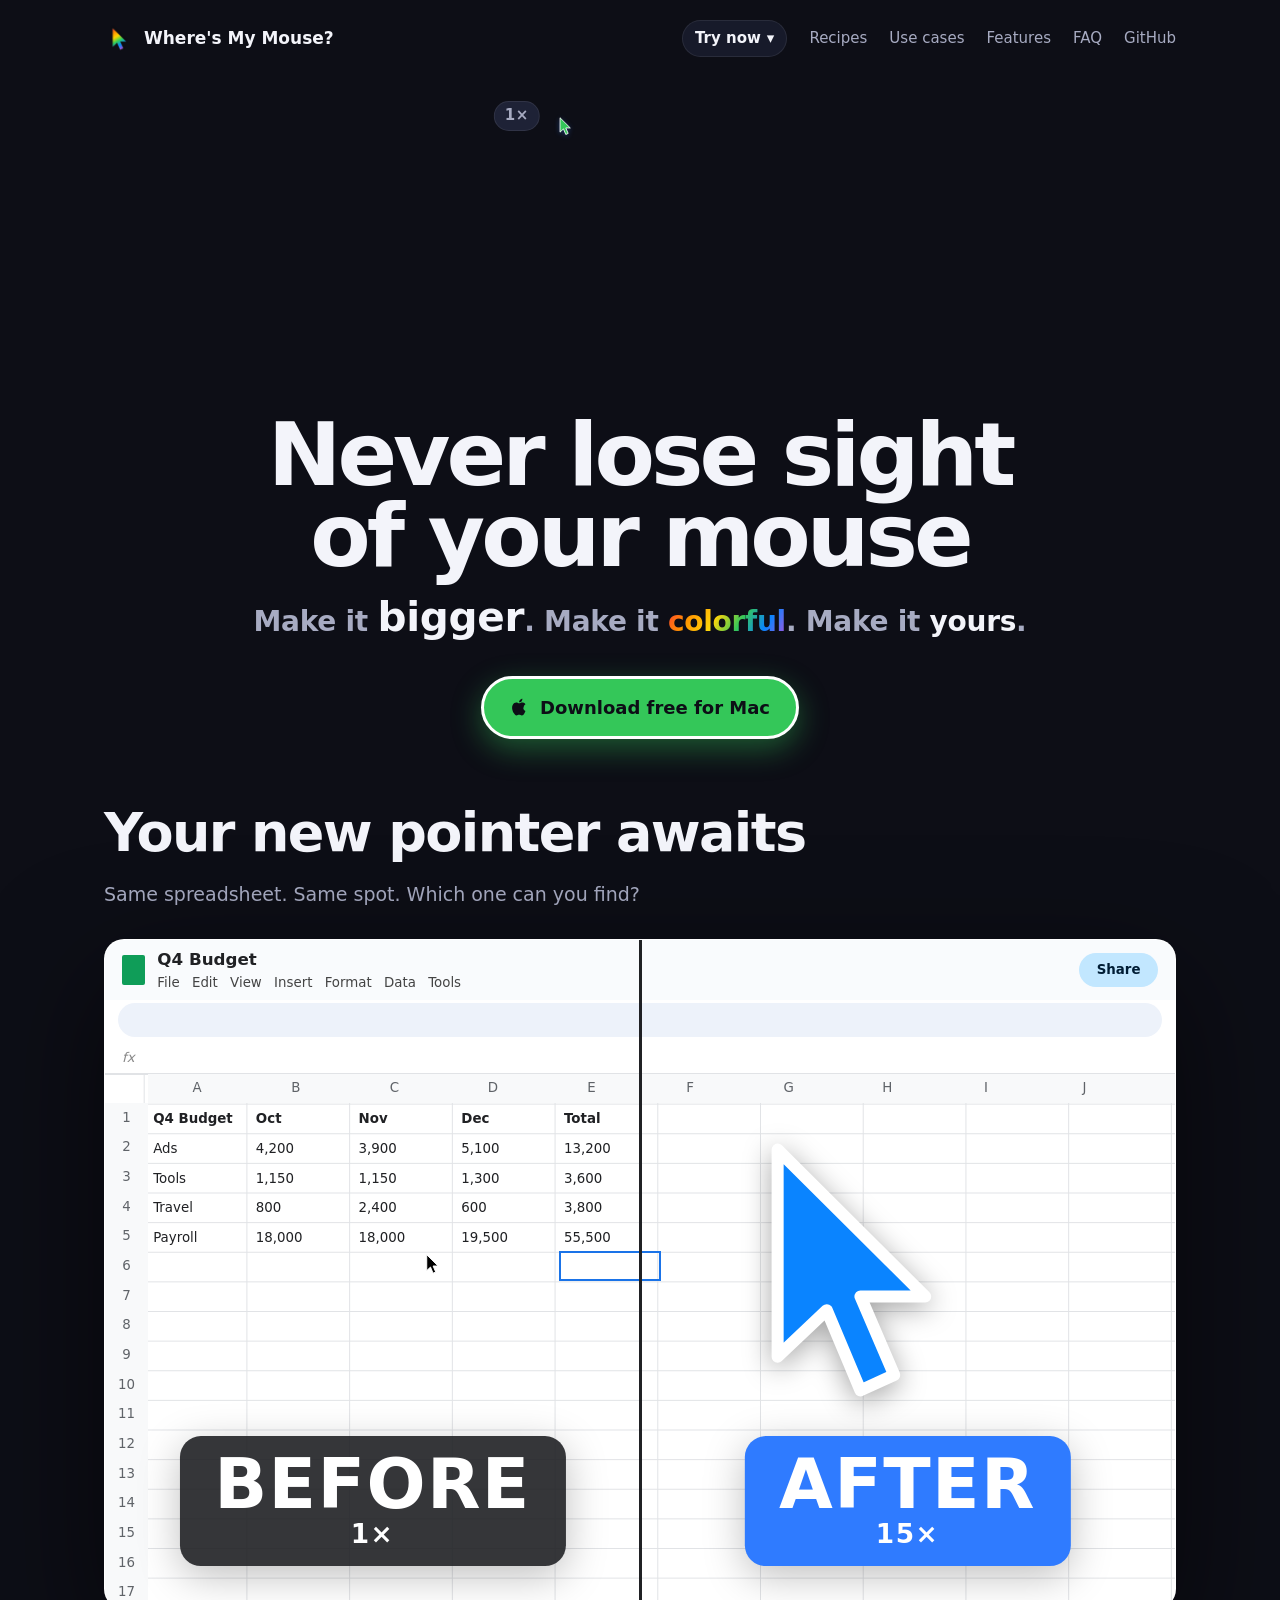
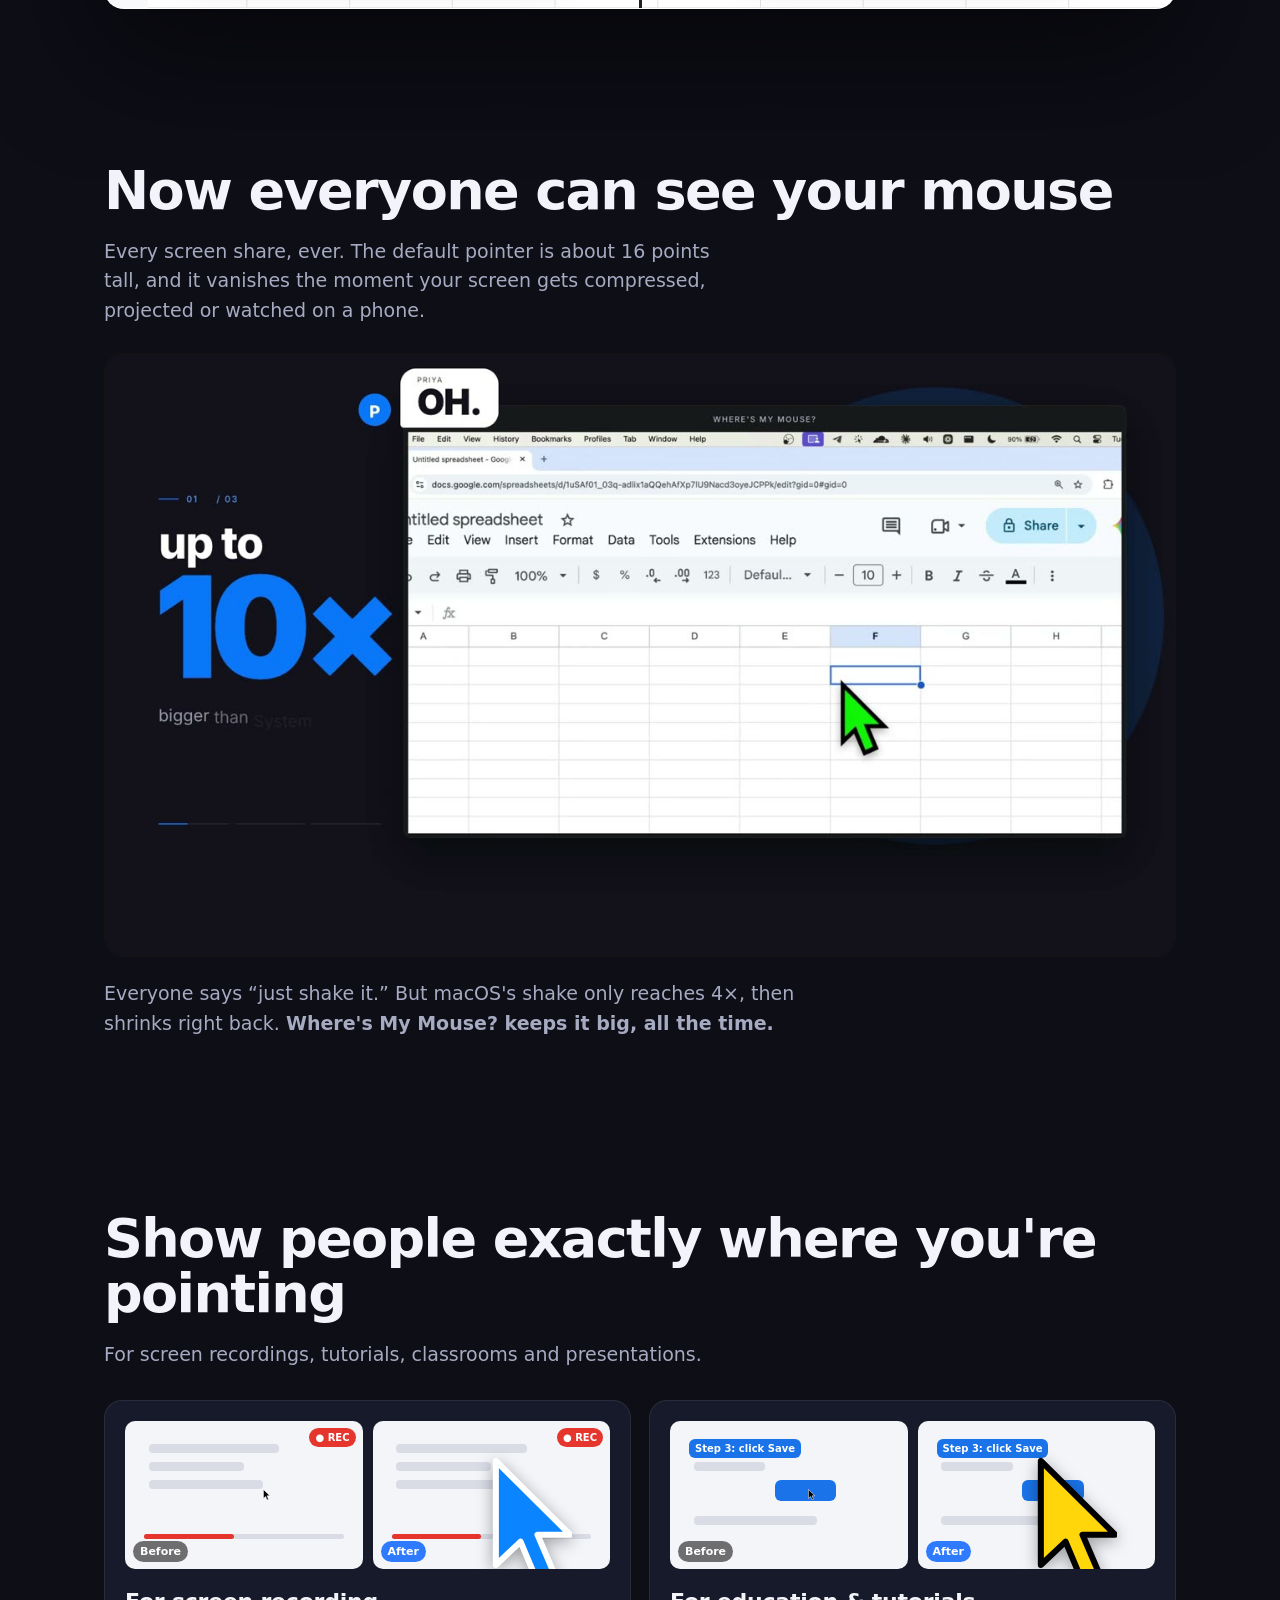
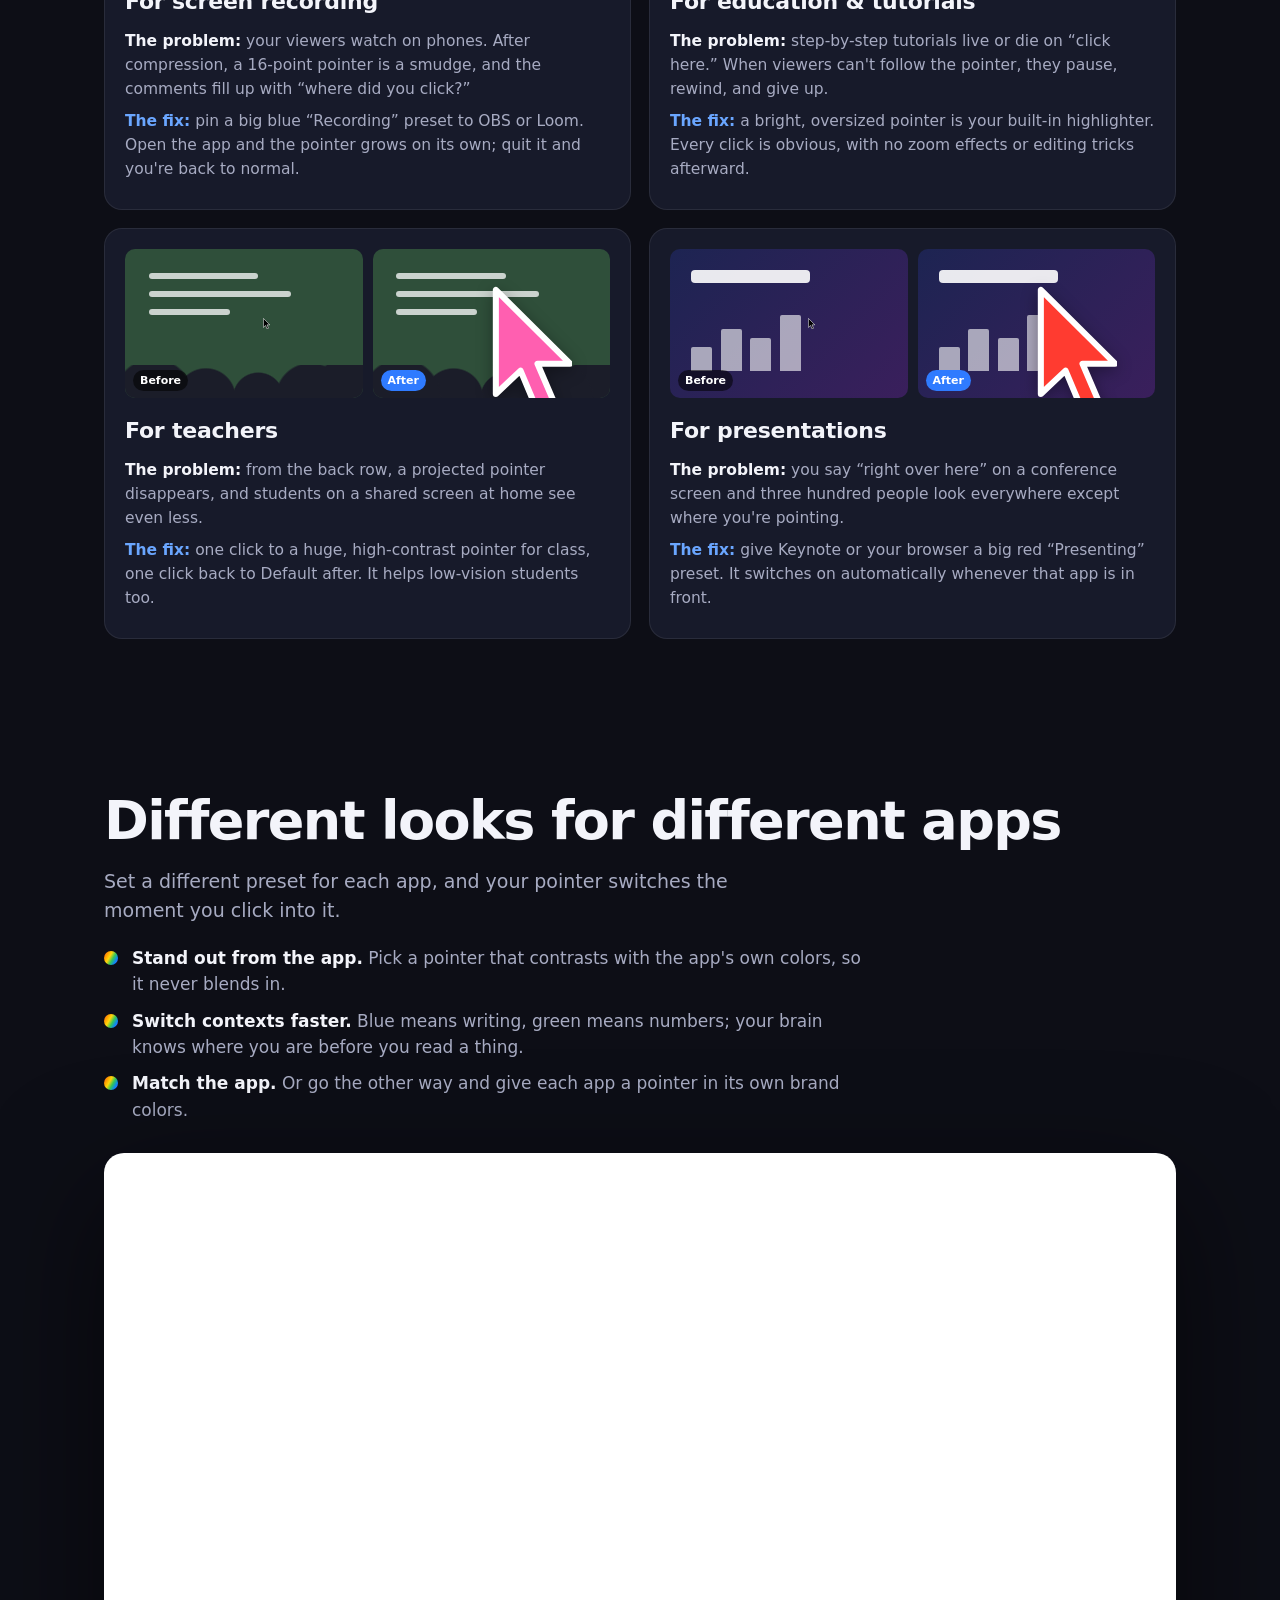
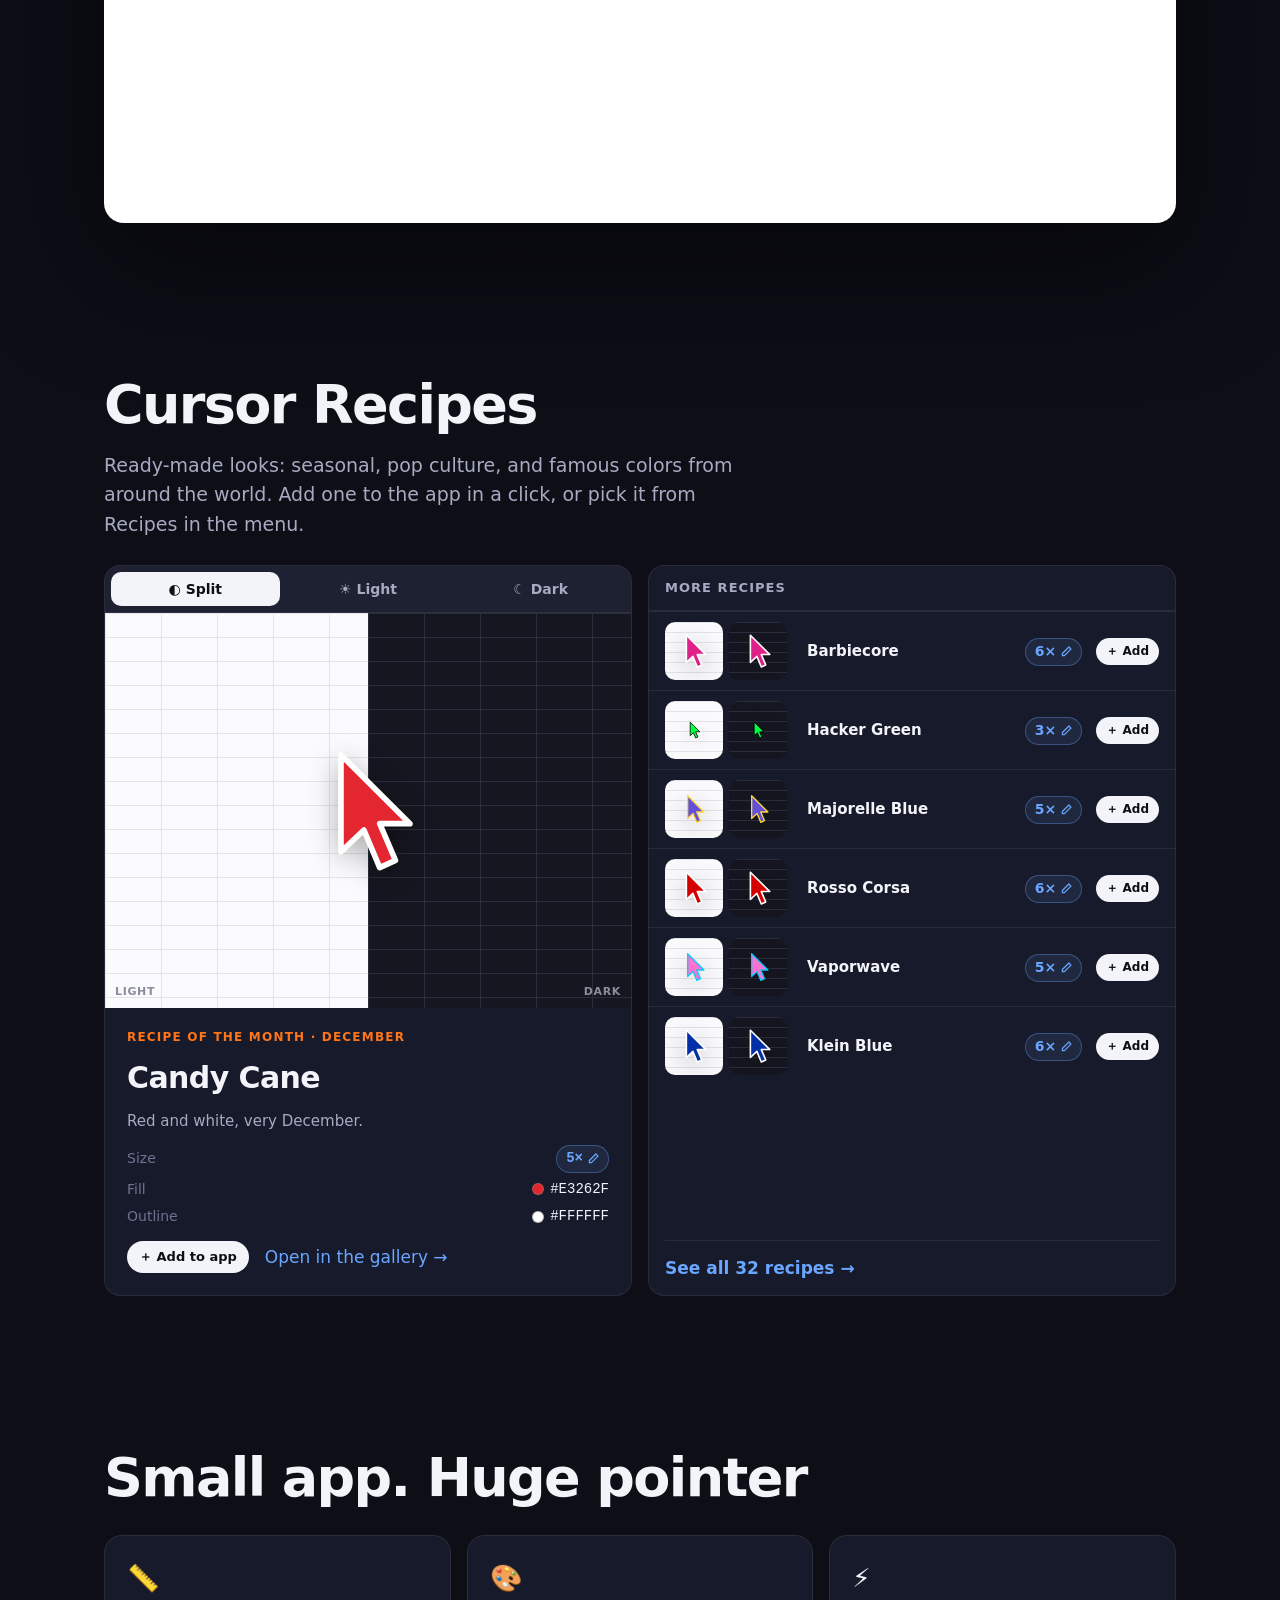
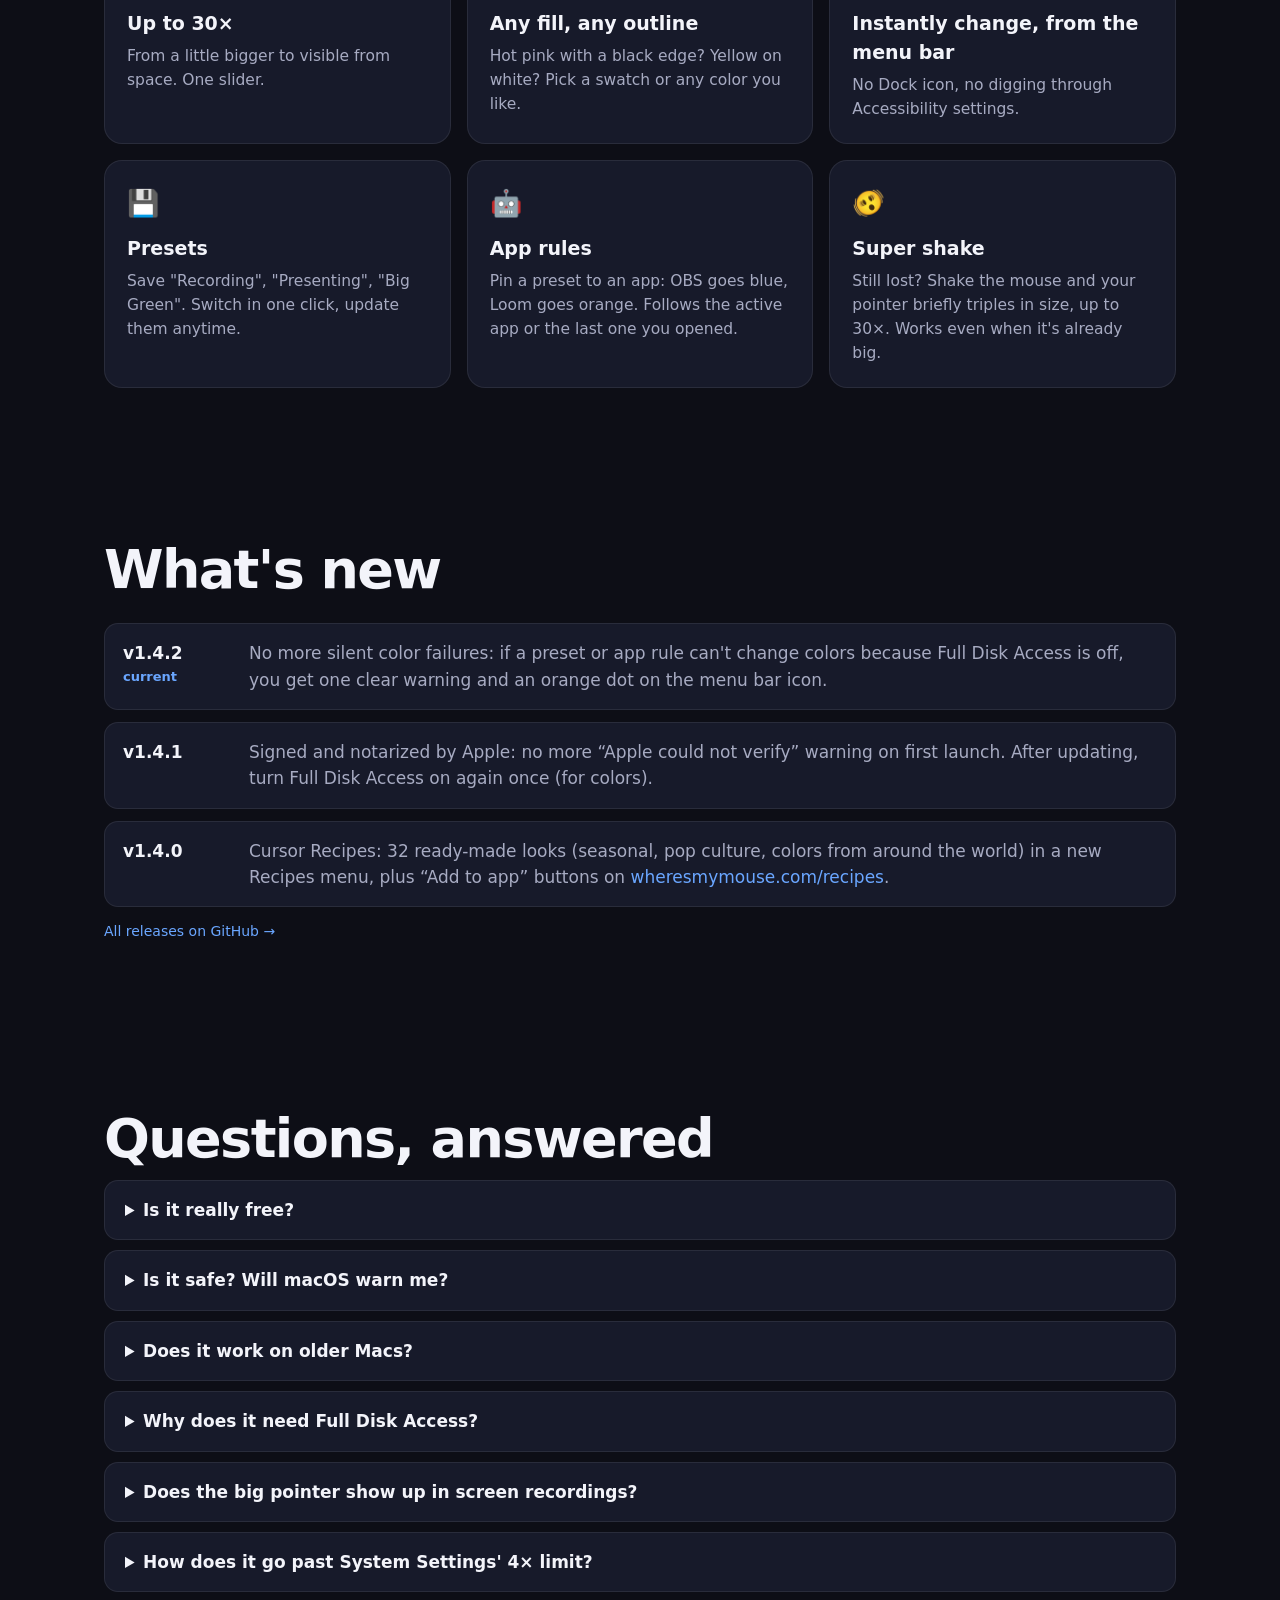
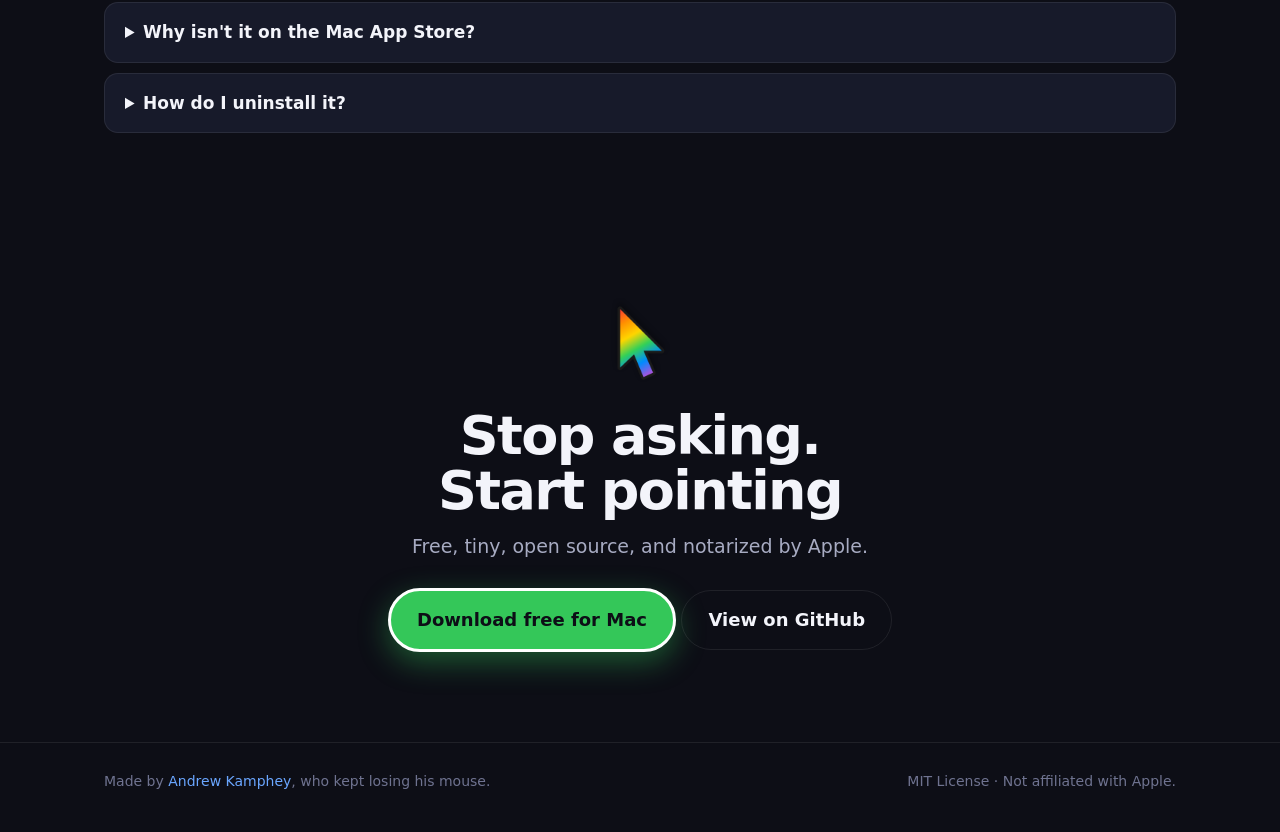
<file: site/index.html>
<!doctype html>
<html lang="en">
<head>
<meta charset="utf-8">
<!-- Google tag (gtag.js) -->
<script async src="https://www.googletagmanager.com/gtag/js?id=G-M5TJXXCL2K"></script>
<script>
  window.dataLayer = window.dataLayer || [];
  function gtag(){dataLayer.push(arguments);}
  gtag('js', new Date());

  gtag('config', 'G-M5TJXXCL2K');
</script>

<meta name="viewport" content="width=device-width, initial-scale=1">
<title>Where's My Mouse? — Make your Mac's pointer impossible to miss</title>
<meta name="description" content="A free, open-source macOS menu bar app that makes your mouse pointer up to 30× bigger, in any color, with one-click presets and per-app rules. For screen recordings, demos and video calls.">
<link rel="icon" type="image/png" href="assets/favicon.png">
<link rel="apple-touch-icon" href="assets/icon.png">
<meta property="og:title" content="Where's My Mouse?">
<meta property="og:description" content="Make your Mac's pointer impossible to miss. Up to 30×, any color, presets per app. Free & open source.">
<meta property="og:image" content="https://wheresmymouse.com/assets/og.png">
<meta property="og:url" content="https://wheresmymouse.com/">
<meta property="og:type" content="website">
<meta name="twitter:card" content="summary_large_image">
<meta name="twitter:image" content="https://wheresmymouse.com/assets/og.png">
<link rel="canonical" href="https://wheresmymouse.com/">
<script type="application/ld+json">
{"@context":"https://schema.org","@type":"SoftwareApplication","name":"Where's My Mouse?","operatingSystem":"macOS 11+","applicationCategory":"UtilitiesApplication","offers":{"@type":"Offer","price":"0","priceCurrency":"USD"},"url":"https://wheresmymouse.com/","downloadUrl":"https://wheresmymouse.com/download"}
</script>
<style>
  :root {
    --bg: #0d0e16;
    --bg-2: #161a33;
    --panel: #171a2a;
    --panel-2: #1e2236;
    --line: rgba(255, 255, 255, 0.08);
    --text: #f3f4fa;
    --muted: #a7abc2;
    --faint: #6f7390;
    --blue: #2f7bff;
    --blue-soft: #6aa6ff;
    --red: #ff3b2f;
    --rainbow: linear-gradient(120deg, #ff3b30, #ff9500, #ffd60a, #34c759, #0a84ff, #af52de);
    --radius: 18px;
    --max: 1120px;
  }
  * { box-sizing: border-box; }
  html { scroll-behavior: smooth; }
  body {
    margin: 0;
    background: radial-gradient(1200px 700px at 80% -10%, #1d2452 0%, transparent 60%), var(--bg);
    color: var(--text);
    font: 17px/1.55 system-ui, -apple-system, "Helvetica Neue", Arial, sans-serif;
    -webkit-font-smoothing: antialiased;
  }
  a { color: var(--blue-soft); text-decoration: none; }
  a:hover { text-decoration: underline; }
  .wrap { max-width: var(--max); margin: 0 auto; padding: 0 24px; }

  /* nav */
  nav { display: flex; align-items: center; justify-content: space-between; padding: 20px 0; }
  .brand { display: flex; align-items: center; gap: 10px; font-weight: 800; color: var(--text); }
  .brand img { width: 30px; height: 30px; }
  nav .links { display: flex; gap: 22px; font-size: 15px; }
  nav .links a { color: var(--muted); }

  /* hero */
  .hero { padding: 40px 0 72px; text-align: left; position: relative; }
  .hero h1 {
    font-size: clamp(56px, 10vw, 128px);
    line-height: 0.92;
    letter-spacing: -0.045em;
    margin: 0 0 22px;
    font-weight: 900;
  }
  .hero h1 .q { background: var(--rainbow); -webkit-background-clip: text; background-clip: text; color: transparent; }
  .btn {
    display: inline-flex; align-items: center; gap: 10px;
    background: var(--text); color: #0d0e16; font-weight: 800; font-size: 18px;
    padding: 15px 26px; border-radius: 999px; border: 0; cursor: pointer;
    box-shadow: 0 10px 30px rgba(47, 123, 255, 0.25);
  }
  .btn:hover { text-decoration: none; transform: translateY(-1px); }
  .btn svg { width: 20px; height: 20px; }
  /* Download buttons wear the pointer's look: green with a white outline, or whatever "Try now" sets */
  .btn:not(.ghost) { background: var(--look-fill, #34C759); color: var(--look-ink, #0d0e16); border: 3px solid var(--look-outline, #FFFFFF);
    box-shadow: 0 10px 30px color-mix(in srgb, var(--look-fill, #34C759) 40%, transparent); transition: background-color .2s, border-color .2s, color .2s; }
  .btn.ghost { background: transparent; color: var(--text); border: 1px solid var(--line); box-shadow: none; }
  .fine { color: var(--faint); font-size: 14px; margin-top: 14px; }
  .nomore { font-weight: 800; font-size: 19px; margin: -14px 0 28px; color: var(--blue-soft); }

  /* "Settings" in the nav: a working mini menu that styles the hero pointer, like the app does the real one */
  .settings { position: relative; }
  #settings-btn { display: inline-flex; align-items: center; gap: 6px; border: 1px solid var(--line); background: var(--panel); color: var(--text);
    font: inherit; font-size: 15px; font-weight: 700; padding: 6px 12px; border-radius: 999px; cursor: pointer; }
  #settings-btn[aria-expanded=true] { background: var(--text); color: #0d0e16; }
  .settings-pop { position: absolute; right: 0; top: calc(100% + 10px); z-index: 50; width: 340px; padding: 10px; border-radius: 16px;
    background: rgba(23,26,42,0.96); border: 1px solid var(--line); box-shadow: 0 30px 90px rgba(0,0,0,0.6); }
  .settings-pop { padding: 14px; font-size: 14px; }
  /* sit at the right edge, clear of the centered hero pointer, so changes show while it's open */
  @media (min-width: 561px) { .settings-pop { position: fixed; right: max(24px, calc((100vw - var(--max)) / 2)); top: 72px; } }
  .set-head { display: flex; justify-content: space-between; align-items: baseline; padding: 0 2px 10px; }
  .set-head span { color: var(--muted); font-weight: 800; font-variant-numeric: tabular-nums; }
  .set-sec { border-top: 1px solid var(--line); padding: 10px 2px; display: grid; gap: 8px; }
  .set-label { display: flex; justify-content: space-between; align-items: center; color: var(--muted); font-weight: 700; font-size: 13px; }
  .set-anim { display: inline-flex; gap: 6px; align-items: center; cursor: pointer; }
  #set-size { width: 100%; accent-color: var(--blue-soft); }
  .set-row { display: grid; grid-template-columns: 56px 1fr; align-items: center; gap: 8px; }
  .set-row > span { color: var(--muted); font-weight: 700; font-size: 13px; }
  .sws { display: flex; gap: 6px; flex-wrap: wrap; }
  .sw { width: 24px; height: 24px; border-radius: 50%; border: 1px solid rgba(255,255,255,0.25); background: var(--c); cursor: pointer; padding: 0; position: relative; }
  .sw[aria-pressed=true] { box-shadow: 0 0 0 2px var(--panel), 0 0 0 4px var(--blue-soft); }
  .sw.custom { background: conic-gradient(#ff3b30, #ffd60a, #34c759, #0a84ff, #af52de, #ff3b30); overflow: hidden; }
  .sw.custom input { position: absolute; inset: 0; opacity: 0; cursor: pointer; width: 100%; height: 100%; }
  .set-recipes { display: flex; flex-wrap: wrap; gap: 6px; }
  .set-recipes button, .set-foot button { border: 1px solid var(--line); background: var(--panel-2); color: var(--text); font: inherit; font-size: 13px; font-weight: 700; padding: 4px 10px; border-radius: 999px; cursor: pointer; }
  .set-foot { border-top: 1px solid var(--line); padding: 10px 2px 0; display: flex; justify-content: space-between; align-items: center; }
  .set-foot a { font-weight: 800; }
  .settings-pop p { margin: 10px 2px 0; color: var(--faint); font-size: 12px; }
  nav .links { align-items: center; }
  @media (max-width: 560px) { .brand .brand-name { display: none; } #settings-btn { white-space: nowrap; } }
  @media (max-width: 560px) { .settings-pop { position: fixed; left: 16px; right: 16px; top: 64px; width: auto; max-height: 80vh; overflow: auto; } }

  #showcase { padding-top: 32px; }
  /* hero: one pointer that grows from 1x to 15x and back */
  .hero { text-align: center; padding: 24px 0 24px; }
  .hero h1 { font-size: clamp(44px, 7vw, 88px); max-width: 11em; margin: 14px auto 20px; }
  /* "Make it bigger. Make it colorful. Make it yours." Each word shows what it says. */
  .points { margin: 0 0 32px; font-size: clamp(20px, 2.4vw, 28px); font-weight: 700; color: var(--muted); letter-spacing: -0.01em; }
  .points b { color: var(--text); font-weight: 900; }
  .points .pt-big { font-size: 1.45em; line-height: 1; }
  .points b.q { background: var(--rainbow); -webkit-background-clip: text; background-clip: text; color: transparent; }
  .hero-ptr { position: relative; height: clamp(200px, 30vw, 300px); }
  #hero-ptr { position: absolute; left: calc(50% - 0.3 * clamp(200px, 30vw, 300px)); top: 6px;
    height: calc(100% - 30px); width: auto; transform-origin: 6% 4%; overflow: visible;
    filter: drop-shadow(0 18px 40px rgba(47, 123, 255, 0.35)); }
  /* the size rides at the pointer's tip, so it stays next to the pointer at every size */
  .hero-size { position: absolute; left: calc(50% - 0.3 * clamp(200px, 30vw, 300px) - 10px); top: 0; transform: translateX(-100%);
    font-weight: 900; font-variant-numeric: tabular-nums; color: var(--muted); font-size: 15px; letter-spacing: 0.04em;
    background: var(--panel-2); border: 1px solid var(--line); border-radius: 999px; padding: 2px 10px; }

  /* sections */
  section { padding: 72px 0; }
  h2 { font-size: clamp(34px, 5vw, 54px); line-height: 1.02; letter-spacing: -0.03em; margin: 10px 0 14px; font-weight: 900; }
  .lead { color: var(--muted); font-size: 19px; max-width: 640px; }

  .video { margin-top: 28px; border-radius: var(--radius); overflow: hidden; border: 1px solid var(--line); background: #000; }
  .video video { display: block; width: 100%; height: auto; }
  .shake-note { margin-top: 22px; max-width: 760px; }

  /* desktop mockups: a Mac screen with a wallpaper, windows and pointers */
  .desk {
    position: relative; aspect-ratio: 16 / 10; border-radius: 20px; overflow: hidden; margin-top: 30px; container-type: inline-size;
    border: 1px solid var(--line); box-shadow: 0 40px 120px rgba(0,0,0,0.55);
    background:
      radial-gradient(60% 80% at 15% 20%, #ff6aa2 0%, transparent 60%),
      radial-gradient(55% 70% at 85% 15%, #ffb35c 0%, transparent 60%),
      radial-gradient(70% 90% at 70% 90%, #6b5bff 0%, transparent 65%),
      radial-gradient(60% 70% at 10% 95%, #23c4d6 0%, transparent 60%),
      linear-gradient(135deg, #3b1f6e, #1b2a6b);
  }
  .menubar {
    position: absolute; left: 0; right: 0; top: 0; height: 3.4%; display: flex; align-items: center; gap: 1.6%;
    padding: 0 1.6%; background: rgba(255,255,255,0.28); backdrop-filter: blur(10px);
    color: #111; font-size: clamp(7px, 1vw, 13px); font-weight: 600;
  }
  .menubar .sp { flex: 1; }
  .menubar img { height: 70%; }
  .win {
    position: absolute; border-radius: 1.2% / 1.9%; overflow: hidden; background: #fff;
    box-shadow: 0 2.5% 6% rgba(0,0,0,0.35); border: 1px solid rgba(0,0,0,0.12);
  }
  .win .tb { height: 6.5%; min-height: 10px; background: #ececf0; display: flex; align-items: center; gap: 1.2%; padding: 0 2%; font-size: clamp(6px, 0.9vw, 12px); font-weight: 700; color: #444; }
  .win .tb i { width: 1.6%; aspect-ratio: 1; border-radius: 50%; background: #ff5f57; }
  .win .tb i:nth-child(2) { background: #febc2e; } .win .tb i:nth-child(3) { background: #28c840; }
  .win .tb span { margin-left: 2%; }
  .desk .ptr { position: absolute; overflow: visible; filter: drop-shadow(0 6px 14px rgba(0,0,0,0.35)); }
  .desk .ptr.tiny { width: 1.15%; filter: none; }
  .desk .ptr.big { width: 15%; }
  .cap {
    position: absolute; left: 2.5%; bottom: 4%; background: rgba(13,14,22,0.82); color: #fff;
    padding: 0.6em 1em; border-radius: 999px; font-weight: 800; font-size: clamp(11px, 1.4vw, 17px);
  }
  .cap em { font-style: normal; color: var(--muted); font-weight: 600; }

  /* showcase: 1× then 15× in three colors, 3s each */
  .cycle4 > * { opacity: 0; animation: show4 12s infinite; }
  .cycle4 > :nth-child(1) { animation-delay: -12s; }
  .cycle4 > :nth-child(2) { animation-delay: -9s; }
  .cycle4 > :nth-child(3) { animation-delay: -6s; }
  .cycle4 > :nth-child(4) { animation-delay: -3s; }
  @keyframes show4 { 0%, 23% { opacity: 1; } 25%, 100% { opacity: 0; } }

  /* app rules: Claude in front, then Google Sheets, 4s each */
  .cycle2 > * { opacity: 0; animation: show2 8s infinite; }
  .cycle2 > :nth-child(1) { animation-delay: -8s; }
  .cycle2 > :nth-child(2) { animation-delay: -4s; }
  @keyframes show2 { 0%, 46% { opacity: 1; } 50%, 100% { opacity: 0; } }
  .layer { position: absolute; inset: 0; }

  /* window contents */
  .chatui { position: absolute; inset: 6.5% 0 0 0; background: #f5f1ea; }
  .chatui b { position: absolute; left: 12%; height: 5%; border-radius: 6px; background: #e3dccd; }
  .chatui b.me { left: auto; right: 10%; background: #d9c7a8; }
  .chatui .box { position: absolute; left: 10%; right: 10%; bottom: 7%; height: 11%; border-radius: 10px; background: #fff; border: 1px solid #ddd3c2; }
  .sheetui { position: absolute; inset: 6.5% 0 0 0; background:
      linear-gradient(#e2e3e8 1px, transparent 1px) 0 8% / 100% 7.5%,
      linear-gradient(90deg, #e2e3e8 1px, transparent 1px) 0 0 / 14% 100%, #fff; }
  .sheetui::before { content: ""; position: absolute; left: 0; right: 0; top: 0; height: 8%; background: #e8f3ea; }
  .sheetui .sel { position: absolute; left: 28%; top: 38%; width: 14%; height: 7.5%; border: 2px solid #1a73e8; }
  .rule {
    position: absolute; right: 2.5%; top: 6%; background: rgba(13,14,22,0.85); color: #fff; border-radius: 12px;
    padding: 0.55em 1em; font-size: max(13px, 2.2cqw); font-weight: 800; display: flex; align-items: center; gap: 0.6em;
  }
  .rule .dot { width: 0.9em; height: 0.9em; border-radius: 50%; }
  @media (prefers-reduced-motion: reduce) {
    .cycle4 > *, .cycle2 > * { animation: none; }
    .cycle4 > :nth-child(2), .cycle2 > :nth-child(1) { opacity: 1; }
  }


  /* Google Sheets scene for Yours vs Ours */
  .gs { position: absolute; inset: 0; background: #fff; color: #202124; font-size: 1.25cqw; }
  .gs-top { position: absolute; left: 0; right: 0; top: 0; height: 9%; display: flex; align-items: center; gap: 1.2%; padding: 0 1.6%; background: #f9fbfd; }
  .gs-logo { width: 2.2%; aspect-ratio: 3 / 4; border-radius: 2px; background: #0f9d58; flex: none; }
  .gs-title b { display: block; font-size: 1.25em; font-weight: 600; }
  .gs-title span { color: #444; word-spacing: 0.6em; }
  .gs-share { margin-left: auto; background: #c2e7ff; color: #001d35; font-weight: 700; padding: 0.5em 1.3em; border-radius: 999px; }
  .gs-tools { position: absolute; left: 1.2%; right: 1.2%; top: 9.5%; height: 5%; border-radius: 999px; background: #edf2fa; }
  .gs-fx { position: absolute; left: 0; right: 0; top: 15.5%; height: 4.5%; border-bottom: 1px solid #e1e3e6; color: #888; padding-left: 1.6%; display: flex; align-items: center; font-style: italic; }
  .gs-grid { position: absolute; left: 0; right: 0; top: 20%; bottom: 0;
    background:
      linear-gradient(#e1e3e6 1px, transparent 1px) 0 0 / 100% 5.55%,
      linear-gradient(90deg, #e1e3e6 1px, transparent 1px) 4% 0 / 9.6% 100%; }
  .gs-cols { position: absolute; left: 4%; right: 0; top: 0; height: 5.55%; display: flex; background: #f8f9fa; }
  .gs-cols span, .gs-rows span { display: flex; align-items: center; justify-content: center; color: #5f6368; }
  .gs-cols span { width: 9.6%; flex: none; }
  .gs-rows { position: absolute; left: 0; top: 5.55%; bottom: 0; width: 4%; display: flex; flex-direction: column; background: #f8f9fa; }
  .gs-rows span { height: 5.88%; flex: none; }
  .gs-v { position: absolute; padding-left: 0.5%; line-height: 1; }
  .gs-v.h { font-weight: 700; }
  .gs-sel { position: absolute; border: 2px solid #1a73e8; }

  /* Yours vs Ours: pills choose a situation; each uses a different comparison */
  .pills { display: flex; flex-wrap: wrap; gap: 10px; margin-top: 26px; }
  .pill { border: 1px solid var(--line); background: var(--panel); color: var(--text); font: inherit; font-weight: 750; font-size: 15px;
    padding: 9px 16px; border-radius: 999px; cursor: pointer; }
  .pill[aria-selected=true] { background: var(--text); color: #0d0e16; border-color: transparent; }
  .vs-panel[hidden] { display: none; }
  .vs-panel > p { color: var(--muted); margin: 14px 0 0; font-size: 15.5px; }
  .label { position: absolute; bottom: 4%; padding: 0.35em 0.9em; border-radius: 999px; font-weight: 900; font-size: max(10px, 1.8cqw); z-index: 3; }
  .label.yours { background: rgba(32,33,36,0.85); color: #fff; }
  .label.ours { background: var(--blue); color: #fff; }
  .desk.sheet { background: #fff; }
  .big-label { position: absolute; top: 50%; transform: translate(-50%, -50%); z-index: 3; display: flex; flex-direction: column; align-items: center;
    font-weight: 900; letter-spacing: 0.02em; font-size: max(26px, 6.5cqw); line-height: 0.95; padding: 0.22em 0.5em 0.28em; border-radius: 0.3em;
    box-shadow: 0 10px 40px rgba(0,0,0,0.25); pointer-events: none; }
  .big-label small { font-size: 0.38em; letter-spacing: 0.06em; margin-top: 0.15em; }
  .big-label.yours { left: 25%; top: 84%; background: rgba(32,33,36,0.9); color: #fff; }
  .big-label.ours { left: 75%; top: 84%; background: var(--blue); color: #fff; }

  /* split */
  .half { position: absolute; inset: 0; }
  .half.left { clip-path: inset(0 50% 0 0); }
  .half.right { clip-path: inset(0 0 0 50%); }
  .seam { position: absolute; top: 0; bottom: 0; left: 50%; width: 3px; margin-left: -1.5px; background: #202124; z-index: 2; }
  /* slider */
  .reveal { position: absolute; inset: 0; clip-path: inset(0 0 0 var(--cut, 50%)); }
  .handle { position: absolute; top: 0; bottom: 0; left: var(--cut, 50%); width: 3px; margin-left: -1.5px; background: #202124; z-index: 4; pointer-events: none; }
  .handle::after { content: "\27F7"; position: absolute; top: 50%; left: 50%; transform: translate(-50%, -50%); width: 46px; height: 46px; border-radius: 50%;
    background: #202124; color: #fff; display: grid; place-items: center; font-weight: 900; box-shadow: 0 6px 20px rgba(0,0,0,0.3); }
  .slider-input { position: absolute; inset: 0; width: 100%; height: 100%; opacity: 0; cursor: ew-resize; z-index: 5; margin: 0; }
  .desk .rec { z-index: 3; top: 2.5%; right: 2%; font-size: max(9px, 1.3cqw); }
  /* two screens */
  .pair { display: grid; grid-template-columns: 1fr 1fr; gap: 16px; }
  .pair .desk { margin-top: 26px; }
  .sharing { position: absolute; left: 50%; top: 2.5%; transform: translateX(-50%); background: #e5352c; color: #fff; font-weight: 800; border-radius: 999px;
    padding: 0.3em 0.9em; font-size: max(8px, 1.4cqw); z-index: 3; white-space: nowrap; }
  .hunt { position: absolute; width: 7%; aspect-ratio: 1; border: 3px dashed #e5352c; border-radius: 50%; z-index: 3; }
  .hunt-tag { position: absolute; color: #e5352c; font-weight: 900; font-size: max(10px, 2.2cqw); z-index: 3; }
  /* magnifier: the loupe shows the same scene at 4x, centered on the tiny pointer */
  .loupe { position: absolute; width: 30%; aspect-ratio: 1; border-radius: 50%; overflow: hidden; border: 5px solid #202124; box-shadow: 0 12px 40px rgba(0,0,0,0.35); z-index: 3; background: #fff; }
  .loupe .zoom { position: absolute; width: 1333%; aspect-ratio: 16 / 10; container-type: inline-size; }
  .loupe-tag { position: absolute; text-align: center; color: #202124; font-weight: 900; font-size: max(10px, 2cqw); z-index: 3; background: #fff; padding: 0.2em 0.6em; border-radius: 8px; box-shadow: 0 4px 14px rgba(0,0,0,0.15); }
  /* toggle */
  .switch { position: absolute; right: 2%; top: 2.5%; z-index: 4; display: flex; background: #202124; border-radius: 999px; padding: 4px; }
  .switch button { border: 0; background: transparent; color: #fff; font: inherit; font-weight: 900; font-size: max(11px, 1.7cqw); padding: 0.35em 1.1em; border-radius: 999px; cursor: pointer; }
  .switch button[aria-pressed=true] { background: var(--blue); }
  .state { position: absolute; inset: 0; transition: opacity 0.3s; }
  .desk.show-ours .state.yours, .desk:not(.show-ours) .state.ours { opacity: 0; }
  @media (max-width: 860px) { .pair { grid-template-columns: 1fr; } }

  .why { list-style: none; padding: 0; margin: 18px 0 0; display: grid; gap: 10px; max-width: 760px; }
  .why li { position: relative; padding-left: 28px; color: var(--muted); font-size: 17px; }
  .why li::before { content: ""; position: absolute; left: 0; top: 6px; width: 14px; height: 14px; border-radius: 50%; background: var(--rainbow); }
  .why b { color: var(--text); }

  #app-rules .rule { top: auto; right: auto; left: 2.5%; bottom: 4%; }

  /* full-screen Claude mock */
  .cl { position: absolute; inset: 0; background: #faf9f5; font-size: 1.3cqw; color: #3d3929; }
  .cl-side { position: absolute; left: 0; top: 0; bottom: 0; width: 20%; background: #f0eee6; padding: 2.4% 1.6%; display: flex; flex-direction: column; gap: 2.2%; }
  .cl-side i { display: block; height: 1.4%; min-height: 6px; border-radius: 4px; background: #e2ded1; }
  .cl-logo { font-weight: 800; color: #c96442; margin-bottom: 6%; }
  .cl-main { position: absolute; left: 20%; right: 0; top: 0; bottom: 0; padding: 6% 14%; display: flex; flex-direction: column; gap: 2.6%; }
  .cl-me { align-self: flex-end; background: #f0eee6; border-radius: 1em; padding: 0.7em 1.1em; font-weight: 600; margin-bottom: 3%; }
  .cl-line { display: block; height: 2%; min-height: 7px; border-radius: 4px; background: #e8e5da; }
  .cl-box { position: absolute; left: 12%; right: 12%; bottom: 7%; border: 1px solid #ddd8c8; border-radius: 1.2em; background: #fff; padding: 1.2em 1.4em; color: #9a9585;
    box-shadow: 0 4px 18px rgba(0,0,0,0.05); }

  /* use cases: a before/after scene, then the problem and the fix */
  .uses-grid { display: grid; grid-template-columns: 1fr 1fr; gap: 18px; margin-top: 30px; }
  .use { background: var(--panel); border: 1px solid var(--line); border-radius: var(--radius); padding: 20px; }
  .use h3 { margin: 16px 0 10px; font-size: 22px; letter-spacing: -0.01em; }
  .use p { margin: 0 0 8px; color: var(--muted); font-size: 15.5px; }
  .use p b { color: var(--text); }
  .use .fix b { color: var(--blue-soft); }
  .scenes { display: grid; grid-template-columns: 1fr 1fr; gap: 10px; }
  .scene { position: relative; aspect-ratio: 16 / 10; border-radius: 10px; overflow: hidden; background: #f4f5f9; }
  .scene .tag { position: absolute; left: 8px; bottom: 7px; font-size: 11px; font-weight: 800; padding: 2px 7px; border-radius: 999px; }
  .scene.before .tag { background: rgba(0,0,0,0.55); color: #fff; }
  .scene.after .tag { background: var(--blue); color: #fff; }
  .scene svg.ptr { position: absolute; }
  .scene.before svg.ptr { width: 7px; left: 58%; top: 46%; }
  .scene.after svg.ptr { width: 34%; left: 50%; top: 24%; filter: drop-shadow(0 4px 8px rgba(0,0,0,0.35)); }
  /* scene props */
  .bar { position: absolute; left: 10%; height: 6%; border-radius: 4px; background: #d9dbe5; }
  .rec { position: absolute; right: 7px; top: 7px; background: #e5352c; color: #fff; font-size: 10px; font-weight: 800; padding: 2px 6px; border-radius: 999px; }
  .play { position: absolute; left: 8%; right: 8%; bottom: 20%; height: 4%; background: #d9dbe5; border-radius: 4px; }
  .play::before { content: ""; position: absolute; inset: 0 55% 0 0; background: #e5352c; border-radius: 4px; }
  .step { position: absolute; left: 8%; top: 12%; background: #1a73e8; color: #fff; font-size: 10px; font-weight: 800; padding: 2px 6px; border-radius: 6px; }
  .btnmock { position: absolute; left: 44%; top: 40%; width: 26%; height: 14%; border-radius: 6px; background: #1a73e8; }
  .board { background: #2f4f3a; }
  .board .chalk { position: absolute; left: 10%; height: 4%; border-radius: 3px; background: rgba(255,255,255,0.75); }
  .heads { position: absolute; left: 0; right: 0; bottom: 0; height: 22%; background:
      radial-gradient(circle at 12% 100%, #1b1d29 18%, transparent 19%),
      radial-gradient(circle at 34% 100%, #1b1d29 18%, transparent 19%),
      radial-gradient(circle at 56% 100%, #1b1d29 18%, transparent 19%),
      radial-gradient(circle at 78% 100%, #1b1d29 18%, transparent 19%),
      radial-gradient(circle at 96% 100%, #1b1d29 18%, transparent 19%); }
  .slide { background: linear-gradient(135deg, #1d2452, #3a1f5c); }
  .slide .title { position: absolute; left: 9%; top: 14%; width: 50%; height: 9%; border-radius: 4px; background: rgba(255,255,255,0.9); }
  .slide .chart { position: absolute; left: 9%; bottom: 18%; width: 46%; height: 40%; display: flex; align-items: flex-end; gap: 8%; }
  .slide .chart i { flex: 1; background: rgba(255,255,255,0.6); border-radius: 2px 2px 0 0; }

  /* features */
  .grid { display: grid; grid-template-columns: repeat(3, 1fr); gap: 16px; margin-top: 30px; }
  .card { background: var(--panel); border: 1px solid var(--line); border-radius: var(--radius); padding: 22px; }
  .card .ico { font-size: 26px; }
  .card h3 { margin: 10px 0 6px; font-size: 19px; }
  .card p { margin: 0; color: var(--muted); font-size: 15.5px; }

  .split { display: grid; grid-template-columns: 1fr 360px; gap: 48px; align-items: center; }
  .split img { width: 100%; border-radius: 16px; border: 1px solid var(--line); box-shadow: 0 30px 80px rgba(0,0,0,0.45); }


  .releases { margin-top: 26px; display: grid; gap: 12px; }
  .rel { display: grid; grid-template-columns: 110px 1fr; gap: 16px; background: var(--panel); border: 1px solid var(--line); border-radius: 14px; padding: 16px 18px; }
  .rel .v { font-weight: 900; }
  .rel .v em { display: block; font-style: normal; color: var(--blue-soft); font-size: 13px; font-weight: 700; }
  .rel p { margin: 0; color: var(--muted); }

  details { background: var(--panel); border: 1px solid var(--line); border-radius: 14px; padding: 16px 20px; margin-top: 10px; }
  summary { cursor: pointer; font-weight: 750; }
  details p { color: var(--muted); margin: 10px 0 2px; }
  code { background: rgba(255,255,255,0.08); padding: 2px 6px; border-radius: 6px; font-size: 0.9em; }

  .cta { text-align: center; padding: 90px 0; }
  .cta img { width: 96px; height: 96px; }
  footer { border-top: 1px solid var(--line); padding: 28px 0 40px; color: var(--faint); font-size: 14px; }
  footer .wrap { display: flex; justify-content: space-between; gap: 20px; flex-wrap: wrap; }

  @media (max-width: 860px) {
    .uses-grid { grid-template-columns: 1fr; }
    .split, .hero-grid { grid-template-columns: 1fr; }
    .hero { text-align: center; }
    .grid { grid-template-columns: 1fr 1fr; }
  }
  @media (max-width: 560px) {
    .wrap { padding: 0 16px; }
    .grid { grid-template-columns: 1fr; }
    nav .links a.hide-sm { display: none; }
    .rel { grid-template-columns: 1fr; gap: 4px; }
  }
  @media (prefers-reduced-motion: reduce) { html { scroll-behavior: auto; } }
</style>
<link rel="stylesheet" href="assets/recipes.css">
</head>
<body>
<svg width="0" height="0" style="position:absolute" aria-hidden="true">
      <defs><path id="arrow" d="M4 4 V90 L24.4 70.7 L38.4 104 L52.4 97.6 L38.4 65 L65.3 65 Z" transform="scale(0.93)" stroke-width="5" stroke-linejoin="round"/></defs>
    </svg>

<div class="hero-zone">

  <div class="wrap">
    <nav>
      <a class="brand" href="#" aria-label="Where's My Mouse?"><img src="assets/icon.png" alt=""><span class="brand-name">Where's My Mouse?</span></a>
      <div class="links">
        <div class="settings">
          <button type="button" id="settings-btn" aria-expanded="false" aria-controls="settings-pop">
            Try now <span aria-hidden="true">▾</span>
          </button>
          <div class="settings-pop" id="settings-pop" hidden>
            <div class="set-head"><b>Where's My Mouse?</b><span id="set-size-out">1×</span></div>
            <div class="set-sec">
              <div class="set-label"><span>Size</span><label class="set-anim"><input type="checkbox" id="set-anim" checked> Animate</label></div>
              <input type="range" id="set-size" min="1" max="15" step="0.5" value="1" aria-label="Pointer size">
            </div>
            <div class="set-sec">
              <div class="set-row"><span>Fill</span><div class="sws"><button type="button" class="sw" data-fill="#000000" style="--c:#000000" aria-label="Fill Black"></button><button type="button" class="sw" data-fill="#FFFFFF" style="--c:#FFFFFF" aria-label="Fill White"></button><button type="button" class="sw" data-fill="#FF3B30" style="--c:#FF3B30" aria-label="Fill Red"></button><button type="button" class="sw" data-fill="#FFD60A" style="--c:#FFD60A" aria-label="Fill Yellow"></button><button type="button" class="sw" data-fill="#34C759" style="--c:#34C759" aria-label="Fill Green"></button><button type="button" class="sw" data-fill="#0A84FF" style="--c:#0A84FF" aria-label="Fill Blue"></button><button type="button" class="sw" data-fill="#FF5FB0" style="--c:#FF5FB0" aria-label="Fill Pink"></button><label class="sw custom" aria-label="Custom fill color"><input type="color" data-custom="fill"></label></div></div>
              <div class="set-row"><span>Outline</span><div class="sws"><button type="button" class="sw" data-outline="#000000" style="--c:#000000" aria-label="Outline Black"></button><button type="button" class="sw" data-outline="#FFFFFF" style="--c:#FFFFFF" aria-label="Outline White"></button><button type="button" class="sw" data-outline="#FF3B30" style="--c:#FF3B30" aria-label="Outline Red"></button><button type="button" class="sw" data-outline="#FFD60A" style="--c:#FFD60A" aria-label="Outline Yellow"></button><button type="button" class="sw" data-outline="#34C759" style="--c:#34C759" aria-label="Outline Green"></button><button type="button" class="sw" data-outline="#0A84FF" style="--c:#0A84FF" aria-label="Outline Blue"></button><button type="button" class="sw" data-outline="#FF5FB0" style="--c:#FF5FB0" aria-label="Outline Pink"></button><label class="sw custom" aria-label="Custom outline color"><input type="color" data-custom="outline"></label></div></div>
            </div>
            <div class="set-sec">
              <div class="set-label"><span>Try a recipe</span><a href="/recipes">All 32 →</a></div>
              <div class="set-recipes">
                <button type="button" data-recipe="#1D1D1F,#FF7518,8">Spooky Season</button>
                <button type="button" data-recipe="#002FA7,#FFFFFF,6">Klein Blue</button>
                <button type="button" data-recipe="#E0218A,#FFFFFF,6">Barbiecore</button>
                <button type="button" data-recipe="#E7FF00,#000000,4">Highlighter</button>
              </div>
            </div>
            <div class="set-foot"><button type="button" id="set-reset">Reset</button><a href="https://wheresmymouse.com/download">Get the app →</a></div>
            <p>This styles the pointer on this page. The app does it for your real one, up to 30×.</p>
          </div>
        </div>
        <a class="hide-sm" href="#recipes">Recipes</a>
        <a class="hide-sm" href="#uses">Use cases</a>
        <a class="hide-sm" href="#features">Features</a>
        <a class="hide-sm" href="#faq">FAQ</a>
        <a href="https://github.com/andrewkamphey/WheresMyMouse">GitHub</a>
      </div>
    </nav>

    <header class="hero">
      <div class="hero-ptr" aria-hidden="true">
        <svg id="hero-ptr" viewBox="0 0 62 100">
          <use id="hero-ptr-color" href="#arrow" fill="#34C759" stroke="#FFFFFF"/>
        </svg>
        <span class="hero-size" id="hero-size">1×</span>
      </div>
      <h1>Never lose sight<br> of your mouse</h1>
      <p class="points">Make it <b class="pt-big">bigger</b>. Make it <b class="q">colorful</b>. Make it <b>yours</b>.</p>
      <a class="btn" href="https://wheresmymouse.com/download">
        <svg viewBox="0 0 24 24" fill="currentColor" aria-hidden="true"><path d="M16.4 12.6c0-2.6 2.1-3.8 2.2-3.9-1.2-1.8-3.1-2-3.7-2-1.6-.2-3.1.9-3.9.9-.8 0-2-.9-3.4-.9-1.7 0-3.3 1-4.2 2.6-1.8 3.1-.5 7.7 1.3 10.2.8 1.2 1.8 2.6 3.1 2.6 1.2-.1 1.7-.8 3.2-.8 1.5 0 1.9.8 3.2.8 1.3 0 2.2-1.2 3-2.4.9-1.4 1.3-2.7 1.3-2.8-.1 0-2.6-1-2.6-3.9zM13.9 5c.7-.8 1.1-1.9 1-3-1 0-2.2.7-2.9 1.5-.6.7-1.2 1.8-1 2.9 1.1.1 2.2-.6 2.9-1.4z"/></svg>
        <span class="dl-label">Download free for Mac</span>
      </a>
    </header>
  </div>
</div>

<section id="showcase">
  <div class="wrap">
    <h2>Your new pointer awaits</h2>
    <p class="lead">Same spreadsheet. Same spot. Which one can you find?</p>
    <div class="vs-panel"><div class="desk sheet"><div class="half left"><div class="gs"><div class="gs-top"><span class="gs-logo"></span><span class="gs-title"><b>Q4 Budget</b><span>File Edit View Insert Format Data Tools</span></span><span class="gs-share">Share</span></div><div class="gs-tools"></div><div class="gs-fx">fx</div><div class="gs-grid"><div class="gs-cols"><span>A</span><span>B</span><span>C</span><span>D</span><span>E</span><span>F</span><span>G</span><span>H</span><span>I</span><span>J</span></div><div class="gs-rows"><span>1</span><span>2</span><span>3</span><span>4</span><span>5</span><span>6</span><span>7</span><span>8</span><span>9</span><span>10</span><span>11</span><span>12</span><span>13</span><span>14</span><span>15</span><span>16</span><span>17</span></div></div><span class="gs-v h" style="left:4.0%;top:25.8%">Q4 Budget</span><span class="gs-v h" style="left:13.6%;top:25.8%">Oct</span><span class="gs-v h" style="left:23.2%;top:25.8%">Nov</span><span class="gs-v h" style="left:32.8%;top:25.8%">Dec</span><span class="gs-v h" style="left:42.4%;top:25.8%">Total</span><span class="gs-v " style="left:4.0%;top:30.2%">Ads</span><span class="gs-v " style="left:13.6%;top:30.2%">4,200</span><span class="gs-v " style="left:23.2%;top:30.2%">3,900</span><span class="gs-v " style="left:32.8%;top:30.2%">5,100</span><span class="gs-v " style="left:42.4%;top:30.2%">13,200</span><span class="gs-v " style="left:4.0%;top:34.7%">Tools</span><span class="gs-v " style="left:13.6%;top:34.7%">1,150</span><span class="gs-v " style="left:23.2%;top:34.7%">1,150</span><span class="gs-v " style="left:32.8%;top:34.7%">1,300</span><span class="gs-v " style="left:42.4%;top:34.7%">3,600</span><span class="gs-v " style="left:4.0%;top:39.1%">Travel</span><span class="gs-v " style="left:13.6%;top:39.1%">800</span><span class="gs-v " style="left:23.2%;top:39.1%">2,400</span><span class="gs-v " style="left:32.8%;top:39.1%">600</span><span class="gs-v " style="left:42.4%;top:39.1%">3,800</span><span class="gs-v " style="left:4.0%;top:43.5%">Payroll</span><span class="gs-v " style="left:13.6%;top:43.5%">18,000</span><span class="gs-v " style="left:23.2%;top:43.5%">18,000</span><span class="gs-v " style="left:32.8%;top:43.5%">19,500</span><span class="gs-v " style="left:42.4%;top:43.5%">55,500</span><span class="gs-sel" style="left:42.4%;top:46.6%;width:9.6%;height:4.44%"></span></div><svg class="ptr tiny" viewBox="0 0 62 100" style="left:30%;top:47%" aria-hidden="true"><use href="#arrow" fill="#000" stroke="#fff"/></svg></div><div class="half right"><div class="gs"><div class="gs-top"><span class="gs-logo"></span><span class="gs-title"><b>Q4 Budget</b><span>File Edit View Insert Format Data Tools</span></span><span class="gs-share">Share</span></div><div class="gs-tools"></div><div class="gs-fx">fx</div><div class="gs-grid"><div class="gs-cols"><span>A</span><span>B</span><span>C</span><span>D</span><span>E</span><span>F</span><span>G</span><span>H</span><span>I</span><span>J</span></div><div class="gs-rows"><span>1</span><span>2</span><span>3</span><span>4</span><span>5</span><span>6</span><span>7</span><span>8</span><span>9</span><span>10</span><span>11</span><span>12</span><span>13</span><span>14</span><span>15</span><span>16</span><span>17</span></div></div><span class="gs-v h" style="left:4.0%;top:25.8%">Q4 Budget</span><span class="gs-v h" style="left:13.6%;top:25.8%">Oct</span><span class="gs-v h" style="left:23.2%;top:25.8%">Nov</span><span class="gs-v h" style="left:32.8%;top:25.8%">Dec</span><span class="gs-v h" style="left:42.4%;top:25.8%">Total</span><span class="gs-v " style="left:4.0%;top:30.2%">Ads</span><span class="gs-v " style="left:13.6%;top:30.2%">4,200</span><span class="gs-v " style="left:23.2%;top:30.2%">3,900</span><span class="gs-v " style="left:32.8%;top:30.2%">5,100</span><span class="gs-v " style="left:42.4%;top:30.2%">13,200</span><span class="gs-v " style="left:4.0%;top:34.7%">Tools</span><span class="gs-v " style="left:13.6%;top:34.7%">1,150</span><span class="gs-v " style="left:23.2%;top:34.7%">1,150</span><span class="gs-v " style="left:32.8%;top:34.7%">1,300</span><span class="gs-v " style="left:42.4%;top:34.7%">3,600</span><span class="gs-v " style="left:4.0%;top:39.1%">Travel</span><span class="gs-v " style="left:13.6%;top:39.1%">800</span><span class="gs-v " style="left:23.2%;top:39.1%">2,400</span><span class="gs-v " style="left:32.8%;top:39.1%">600</span><span class="gs-v " style="left:42.4%;top:39.1%">3,800</span><span class="gs-v " style="left:4.0%;top:43.5%">Payroll</span><span class="gs-v " style="left:13.6%;top:43.5%">18,000</span><span class="gs-v " style="left:23.2%;top:43.5%">18,000</span><span class="gs-v " style="left:32.8%;top:43.5%">19,500</span><span class="gs-v " style="left:42.4%;top:43.5%">55,500</span><span class="gs-sel" style="left:42.4%;top:46.6%;width:9.6%;height:4.44%"></span></div><svg class="ptr big" viewBox="0 0 62 100" style="left:62%;top:30%" aria-hidden="true"><use href="#arrow" fill="#0a84ff" stroke="#fff"/></svg></div><div class="seam"></div><span class="big-label yours">BEFORE<small>1×</small></span><span class="big-label ours">AFTER<small>15×</small></span></div></div>
  </div>
</section>

<section>
  <div class="wrap">
    <h2>Now everyone can see your mouse</h2>
    <p class="lead">Every screen share, ever. The default pointer is about 16 points tall, and it vanishes the moment your screen gets compressed, projected or watched on a phone.</p>
    <div class="video">
      <video src="assets/launch.mp4" poster="assets/launch-poster.jpg" autoplay muted loop playsinline disablepictureinpicture aria-label="15-second demo: a video call where nobody can find the pointer, then Where's My Mouse? makes it huge"></video>
    </div>
    <p class="lead shake-note">Everyone says “just shake it.” But macOS's shake only reaches 4×, then shrinks right back. <b>Where's My Mouse? keeps it big, all the time.</b></p>
  </div>
</section>

<section id="uses">
  <div class="wrap">
    <h2>Show people exactly where you're pointing</h2>
    <p class="lead">For screen recordings, tutorials, classrooms and presentations.</p>

    

    <div class="uses-grid">
      <article class="use">
        <div class="scenes" aria-hidden="true">
          <div class="scene before "><span class="rec">● REC</span><span class="bar" style="top:16%;width:55%"></span><span class="bar" style="top:28%;width:40%"></span><span class="bar" style="top:40%;width:48%"></span><span class="play"></span><svg class="ptr" viewBox="0 0 62 100" aria-hidden="true"><use href="#arrow" fill="#000" stroke="#fff"/></svg><span class="tag">Before</span></div>
          <div class="scene after "><span class="rec">● REC</span><span class="bar" style="top:16%;width:55%"></span><span class="bar" style="top:28%;width:40%"></span><span class="bar" style="top:40%;width:48%"></span><span class="play"></span><svg class="ptr" viewBox="0 0 62 100" aria-hidden="true"><use href="#arrow" fill="#0a84ff" stroke="#fff"/></svg><span class="tag">After</span></div>
        </div>
        <h3>For screen recording</h3>
        <p><b>The problem:</b> your viewers watch on phones. After compression, a 16-point pointer is a smudge, and the comments fill up with “where did you click?”</p>
        <p class="fix"><b>The fix:</b> pin a big blue “Recording” preset to OBS or Loom. Open the app and the pointer grows on its own; quit it and you're back to normal.</p>
      </article>

      <article class="use">
        <div class="scenes" aria-hidden="true">
          <div class="scene before "><span class="step">Step 3: click Save</span><span class="bar" style="top:28%;width:30%"></span><span class="btnmock"></span><span class="bar" style="top:64%;width:52%"></span><svg class="ptr" viewBox="0 0 62 100" aria-hidden="true"><use href="#arrow" fill="#000" stroke="#fff"/></svg><span class="tag">Before</span></div>
          <div class="scene after "><span class="step">Step 3: click Save</span><span class="bar" style="top:28%;width:30%"></span><span class="btnmock"></span><span class="bar" style="top:64%;width:52%"></span><svg class="ptr" viewBox="0 0 62 100" aria-hidden="true"><use href="#arrow" fill="#ffd60a" stroke="#000"/></svg><span class="tag">After</span></div>
        </div>
        <h3>For education &amp; tutorials</h3>
        <p><b>The problem:</b> step-by-step tutorials live or die on “click here.” When viewers can't follow the pointer, they pause, rewind, and give up.</p>
        <p class="fix"><b>The fix:</b> a bright, oversized pointer is your built-in highlighter. Every click is obvious, with no zoom effects or editing tricks afterward.</p>
      </article>

      <article class="use">
        <div class="scenes" aria-hidden="true">
          <div class="scene before board"><span class="chalk" style="top:16%;width:46%"></span><span class="chalk" style="top:28%;width:60%"></span><span class="chalk" style="top:40%;width:34%"></span><span class="heads"></span><svg class="ptr" viewBox="0 0 62 100" aria-hidden="true"><use href="#arrow" fill="#000" stroke="#fff"/></svg><span class="tag">Before</span></div>
          <div class="scene after board"><span class="chalk" style="top:16%;width:46%"></span><span class="chalk" style="top:28%;width:60%"></span><span class="chalk" style="top:40%;width:34%"></span><span class="heads"></span><svg class="ptr" viewBox="0 0 62 100" aria-hidden="true"><use href="#arrow" fill="#ff5fb0" stroke="#fff"/></svg><span class="tag">After</span></div>
        </div>
        <h3>For teachers</h3>
        <p><b>The problem:</b> from the back row, a projected pointer disappears, and students on a shared screen at home see even less.</p>
        <p class="fix"><b>The fix:</b> one click to a huge, high-contrast pointer for class, one click back to Default after. It helps low-vision students too.</p>
      </article>

      <article class="use">
        <div class="scenes" aria-hidden="true">
          <div class="scene before slide"><span class="title"></span><span class="chart"><i style="height:40%"></i><i style="height:70%"></i><i style="height:55%"></i><i style="height:95%"></i></span><svg class="ptr" viewBox="0 0 62 100" aria-hidden="true"><use href="#arrow" fill="#000" stroke="#fff"/></svg><span class="tag">Before</span></div>
          <div class="scene after slide"><span class="title"></span><span class="chart"><i style="height:40%"></i><i style="height:70%"></i><i style="height:55%"></i><i style="height:95%"></i></span><svg class="ptr" viewBox="0 0 62 100" aria-hidden="true"><use href="#arrow" fill="#ff3b30" stroke="#fff"/></svg><span class="tag">After</span></div>
        </div>
        <h3>For presentations</h3>
        <p><b>The problem:</b> you say “right over here” on a conference screen and three hundred people look everywhere except where you're pointing.</p>
        <p class="fix"><b>The fix:</b> give Keynote or your browser a big red “Presenting” preset. It switches on automatically whenever that app is in front.</p>
      </article>
    </div>
  </div>
</section>

<section id="app-rules">
  <div class="wrap">
    <h2>Different looks for different apps</h2>
    <p class="lead">Set a different preset for each app, and your pointer switches the moment you click into it.</p>
    <ul class="why">
      <li><b>Stand out from the app.</b> Pick a pointer that contrasts with the app's own colors, so it never blends in.</li>
      <li><b>Switch contexts faster.</b> Blue means writing, green means numbers; your brain knows where you are before you read a thing.</li>
      <li><b>Match the app.</b> Or go the other way and give each app a pointer in its own brand colors.</li>
    </ul>
    <div class="desk sheet" role="img" aria-label="With Claude in front the pointer is big and blue; with Google Sheets in front it is big and green">
      <div class="cycle2">
        <div class="layer">
          <div class="cl"><div class="cl-side"><b class="cl-logo">✳︎ Claude</b><i style="width:70%"></i><i style="width:55%"></i><i style="width:62%"></i><i style="width:48%"></i><i style="width:58%"></i></div>
            <div class="cl-main"><span class="cl-me">Can you summarize this doc?</span>
              <span class="cl-line" style="width:72%"></span><span class="cl-line" style="width:64%"></span><span class="cl-line" style="width:70%"></span><span class="cl-line" style="width:40%"></span>
              <span class="cl-box">Reply to Claude…</span></div></div>
          <svg class="ptr big" viewBox="0 0 62 100" style="left:46%;top:30%" aria-hidden="true"><use href="#arrow" fill="#0a84ff" stroke="#fff"/></svg>
          <span class="rule"><span class="dot" style="background:#0a84ff"></span>Claude: Blue</span>
        </div>
        <div class="layer">
          <div class="gs"><div class="gs-top"><span class="gs-logo"></span><span class="gs-title"><b>Q4 Budget</b><span>File Edit View Insert Format Data Tools</span></span><span class="gs-share">Share</span></div><div class="gs-tools"></div><div class="gs-fx">fx</div><div class="gs-grid"><div class="gs-cols"><span>A</span><span>B</span><span>C</span><span>D</span><span>E</span><span>F</span><span>G</span><span>H</span><span>I</span><span>J</span></div><div class="gs-rows"><span>1</span><span>2</span><span>3</span><span>4</span><span>5</span><span>6</span><span>7</span><span>8</span><span>9</span><span>10</span><span>11</span><span>12</span><span>13</span><span>14</span><span>15</span><span>16</span><span>17</span></div></div><span class="gs-v h" style="left:4.0%;top:25.8%">Q4 Budget</span><span class="gs-v h" style="left:13.6%;top:25.8%">Oct</span><span class="gs-v h" style="left:23.2%;top:25.8%">Nov</span><span class="gs-v h" style="left:32.8%;top:25.8%">Dec</span><span class="gs-v h" style="left:42.4%;top:25.8%">Total</span><span class="gs-v " style="left:4.0%;top:30.2%">Ads</span><span class="gs-v " style="left:13.6%;top:30.2%">4,200</span><span class="gs-v " style="left:23.2%;top:30.2%">3,900</span><span class="gs-v " style="left:32.8%;top:30.2%">5,100</span><span class="gs-v " style="left:42.4%;top:30.2%">13,200</span><span class="gs-v " style="left:4.0%;top:34.7%">Tools</span><span class="gs-v " style="left:13.6%;top:34.7%">1,150</span><span class="gs-v " style="left:23.2%;top:34.7%">1,150</span><span class="gs-v " style="left:32.8%;top:34.7%">1,300</span><span class="gs-v " style="left:42.4%;top:34.7%">3,600</span><span class="gs-v " style="left:4.0%;top:39.1%">Travel</span><span class="gs-v " style="left:13.6%;top:39.1%">800</span><span class="gs-v " style="left:23.2%;top:39.1%">2,400</span><span class="gs-v " style="left:32.8%;top:39.1%">600</span><span class="gs-v " style="left:42.4%;top:39.1%">3,800</span><span class="gs-v " style="left:4.0%;top:43.5%">Payroll</span><span class="gs-v " style="left:13.6%;top:43.5%">18,000</span><span class="gs-v " style="left:23.2%;top:43.5%">18,000</span><span class="gs-v " style="left:32.8%;top:43.5%">19,500</span><span class="gs-v " style="left:42.4%;top:43.5%">55,500</span><span class="gs-sel" style="left:42.4%;top:46.6%;width:9.6%;height:4.44%"></span></div>
          <svg class="ptr big" viewBox="0 0 62 100" style="left:52%;top:34%" aria-hidden="true"><use href="#arrow" fill="#34c759" stroke="#0d0e16"/></svg>
          <span class="rule"><span class="dot" style="background:#34c759"></span>Sheets: Green</span>
        </div>
      </div>
    </div>
  </div>
</section>

<!-- recipes:start -->
<section id="recipes">
  <div class="wrap">
    <h2>Cursor Recipes</h2>
    <p class="lead">Ready-made looks: seasonal, pop culture, and famous colors from around the world. Add one to the app in a click, or pick it from Recipes in the menu.</p>
    <div class="rc-month">
      <article class="rc-card rc-feature" data-size="8"><div class="rc-shot"><div class="rc-mode" role="group" aria-label="Background"><button type="button" data-mode="split" aria-pressed="true">◐ Split</button><button type="button" data-mode="light" aria-pressed="false">☀ Light</button><button type="button" data-mode="dark" aria-pressed="false">☾ Dark</button></div><div class="rc-pv" data-mode="split"><div class="rc-half l"></div><div class="rc-half d"></div><svg class="rc-ar" viewBox="0 0 62 100" style="--h:49.1%" aria-hidden="true"><use href="#arrow" fill="#1D1D1F" stroke="#FF7518"/></svg><span class="rc-lbl l">Light</span><span class="rc-lbl d">Dark</span></div></div><div class="rc-body">
        <span class="rc-kick">Recipe of the month · October</span>
        <h3>Spooky Season</h3>
        <p>Black cat with a jack-o&#x27;-lantern glow.</p>
        <dl class="rc-spec">
          <div><dt>Size</dt><dd><button type="button" class="rc-sz" aria-expanded="false" aria-label="Try Spooky Season at other sizes"><b>8×</b><svg viewBox="0 0 16 16" aria-hidden="true"><path d="M11.5 1.5l3 3L5 14H2v-3z" fill="none" stroke="currentColor" stroke-width="1.8" stroke-linejoin="round"/></svg></button></dd></div>
          <div class="rc-edit" hidden><input type="range" min="1" max="30" step="0.5" value="8" aria-label="Preview size for Spooky Season"><button type="button" class="rc-reset">Reset</button><span class="rc-hint">Recipe size. Drag to try others.</span></div>
          <div><dt>Fill</dt><dd data-k="fill"><i style="background:#1D1D1F"></i>#1D1D1F</dd></div>
          <div><dt>Outline</dt><dd data-k="outline"><i style="background:#FF7518"></i>#FF7518</dd></div>
        </dl>
        <div class="rc-links"><a class="rc-add" href="wheresmymouse://recipe?name=Spooky%20Season&amp;size=8&amp;fill=1D1D1F&amp;outline=FF7518" title="Opens Where's My Mouse? and asks to add Spooky Season as a preset">＋ Add to app</a><a class="rc-link" href="/recipes#spooky-season">Open in the gallery →</a></div>
      </div></article>
      <div class="rc-list rc-more">
        <div class="rc-more-h">More recipes</div>
        <div class="rc-row" data-cat="pop" data-size="6"><div class="rc-pair"><div class="rc-pv solid-l"><svg class="rc-ar" viewBox="0 0 62 100" style="--h:36.8%" aria-hidden="true"><use href="#arrow" fill="#E0218A" stroke="#FFFFFF"/></svg></div><div class="rc-pv solid-d"><svg class="rc-ar" viewBox="0 0 62 100" style="--h:36.8%" aria-hidden="true"><use href="#arrow" fill="#E0218A" stroke="#FFFFFF"/></svg></div></div><h4>Barbiecore</h4><span class="rc-cat">Pop culture</span><span><button type="button" class="rc-sz" aria-expanded="false" aria-label="Try Barbiecore at other sizes"><b>6×</b><svg viewBox="0 0 16 16" aria-hidden="true"><path d="M11.5 1.5l3 3L5 14H2v-3z" fill="none" stroke="currentColor" stroke-width="1.8" stroke-linejoin="round"/></svg></button></span><span class="rc-chips"><span class="rc-chip"><i style="background:#E0218A"></i>#E0218A</span><span class="rc-chip"><i style="background:#FFFFFF"></i>#FFFFFF</span></span><a class="rc-add" href="wheresmymouse://recipe?name=Barbiecore&amp;size=6&amp;fill=E0218A&amp;outline=FFFFFF" title="Opens Where's My Mouse? and asks to add Barbiecore as a preset">＋ Add</a><div class="rc-edit" hidden><input type="range" min="1" max="30" step="0.5" value="6" aria-label="Preview size for Barbiecore"><button type="button" class="rc-reset">Reset</button><span class="rc-hint">Recipe size. Drag to try others.</span></div></div><div class="rc-row" data-cat="pop" data-size="3"><div class="rc-pair"><div class="rc-pv solid-l"><svg class="rc-ar" viewBox="0 0 62 100" style="--h:18.4%" aria-hidden="true"><use href="#arrow" fill="#00FF41" stroke="#000000"/></svg></div><div class="rc-pv solid-d"><svg class="rc-ar" viewBox="0 0 62 100" style="--h:18.4%" aria-hidden="true"><use href="#arrow" fill="#00FF41" stroke="#000000"/></svg></div></div><h4>Hacker Green</h4><span class="rc-cat">Pop culture</span><span><button type="button" class="rc-sz" aria-expanded="false" aria-label="Try Hacker Green at other sizes"><b>3×</b><svg viewBox="0 0 16 16" aria-hidden="true"><path d="M11.5 1.5l3 3L5 14H2v-3z" fill="none" stroke="currentColor" stroke-width="1.8" stroke-linejoin="round"/></svg></button></span><span class="rc-chips"><span class="rc-chip"><i style="background:#00FF41"></i>#00FF41</span><span class="rc-chip"><i style="background:#000000"></i>#000000</span></span><a class="rc-add" href="wheresmymouse://recipe?name=Hacker%20Green&amp;size=3&amp;fill=00FF41&amp;outline=000000" title="Opens Where's My Mouse? and asks to add Hacker Green as a preset">＋ Add</a><div class="rc-edit" hidden><input type="range" min="1" max="30" step="0.5" value="3" aria-label="Preview size for Hacker Green"><button type="button" class="rc-reset">Reset</button><span class="rc-hint">Recipe size. Drag to try others.</span></div></div><div class="rc-row" data-cat="world" data-size="5"><div class="rc-pair"><div class="rc-pv solid-l"><svg class="rc-ar" viewBox="0 0 62 100" style="--h:30.7%" aria-hidden="true"><use href="#arrow" fill="#6050DC" stroke="#FFD43B"/></svg></div><div class="rc-pv solid-d"><svg class="rc-ar" viewBox="0 0 62 100" style="--h:30.7%" aria-hidden="true"><use href="#arrow" fill="#6050DC" stroke="#FFD43B"/></svg></div></div><h4>Majorelle Blue</h4><span class="rc-cat">Around the world</span><span><button type="button" class="rc-sz" aria-expanded="false" aria-label="Try Majorelle Blue at other sizes"><b>5×</b><svg viewBox="0 0 16 16" aria-hidden="true"><path d="M11.5 1.5l3 3L5 14H2v-3z" fill="none" stroke="currentColor" stroke-width="1.8" stroke-linejoin="round"/></svg></button></span><span class="rc-chips"><span class="rc-chip"><i style="background:#6050DC"></i>#6050DC</span><span class="rc-chip"><i style="background:#FFD43B"></i>#FFD43B</span></span><a class="rc-add" href="wheresmymouse://recipe?name=Majorelle%20Blue&amp;size=5&amp;fill=6050DC&amp;outline=FFD43B" title="Opens Where's My Mouse? and asks to add Majorelle Blue as a preset">＋ Add</a><div class="rc-edit" hidden><input type="range" min="1" max="30" step="0.5" value="5" aria-label="Preview size for Majorelle Blue"><button type="button" class="rc-reset">Reset</button><span class="rc-hint">Recipe size. Drag to try others.</span></div></div><div class="rc-row" data-cat="world" data-size="6"><div class="rc-pair"><div class="rc-pv solid-l"><svg class="rc-ar" viewBox="0 0 62 100" style="--h:36.8%" aria-hidden="true"><use href="#arrow" fill="#D40000" stroke="#FFFFFF"/></svg></div><div class="rc-pv solid-d"><svg class="rc-ar" viewBox="0 0 62 100" style="--h:36.8%" aria-hidden="true"><use href="#arrow" fill="#D40000" stroke="#FFFFFF"/></svg></div></div><h4>Rosso Corsa</h4><span class="rc-cat">Around the world</span><span><button type="button" class="rc-sz" aria-expanded="false" aria-label="Try Rosso Corsa at other sizes"><b>6×</b><svg viewBox="0 0 16 16" aria-hidden="true"><path d="M11.5 1.5l3 3L5 14H2v-3z" fill="none" stroke="currentColor" stroke-width="1.8" stroke-linejoin="round"/></svg></button></span><span class="rc-chips"><span class="rc-chip"><i style="background:#D40000"></i>#D40000</span><span class="rc-chip"><i style="background:#FFFFFF"></i>#FFFFFF</span></span><a class="rc-add" href="wheresmymouse://recipe?name=Rosso%20Corsa&amp;size=6&amp;fill=D40000&amp;outline=FFFFFF" title="Opens Where's My Mouse? and asks to add Rosso Corsa as a preset">＋ Add</a><div class="rc-edit" hidden><input type="range" min="1" max="30" step="0.5" value="6" aria-label="Preview size for Rosso Corsa"><button type="button" class="rc-reset">Reset</button><span class="rc-hint">Recipe size. Drag to try others.</span></div></div><div class="rc-row" data-cat="pop" data-size="5"><div class="rc-pair"><div class="rc-pv solid-l"><svg class="rc-ar" viewBox="0 0 62 100" style="--h:30.7%" aria-hidden="true"><use href="#arrow" fill="#FF71CE" stroke="#01CDFE"/></svg></div><div class="rc-pv solid-d"><svg class="rc-ar" viewBox="0 0 62 100" style="--h:30.7%" aria-hidden="true"><use href="#arrow" fill="#FF71CE" stroke="#01CDFE"/></svg></div></div><h4>Vaporwave</h4><span class="rc-cat">Pop culture</span><span><button type="button" class="rc-sz" aria-expanded="false" aria-label="Try Vaporwave at other sizes"><b>5×</b><svg viewBox="0 0 16 16" aria-hidden="true"><path d="M11.5 1.5l3 3L5 14H2v-3z" fill="none" stroke="currentColor" stroke-width="1.8" stroke-linejoin="round"/></svg></button></span><span class="rc-chips"><span class="rc-chip"><i style="background:#FF71CE"></i>#FF71CE</span><span class="rc-chip"><i style="background:#01CDFE"></i>#01CDFE</span></span><a class="rc-add" href="wheresmymouse://recipe?name=Vaporwave&amp;size=5&amp;fill=FF71CE&amp;outline=01CDFE" title="Opens Where's My Mouse? and asks to add Vaporwave as a preset">＋ Add</a><div class="rc-edit" hidden><input type="range" min="1" max="30" step="0.5" value="5" aria-label="Preview size for Vaporwave"><button type="button" class="rc-reset">Reset</button><span class="rc-hint">Recipe size. Drag to try others.</span></div></div><div class="rc-row" data-cat="world" data-size="6"><div class="rc-pair"><div class="rc-pv solid-l"><svg class="rc-ar" viewBox="0 0 62 100" style="--h:36.8%" aria-hidden="true"><use href="#arrow" fill="#002FA7" stroke="#FFFFFF"/></svg></div><div class="rc-pv solid-d"><svg class="rc-ar" viewBox="0 0 62 100" style="--h:36.8%" aria-hidden="true"><use href="#arrow" fill="#002FA7" stroke="#FFFFFF"/></svg></div></div><h4>Klein Blue</h4><span class="rc-cat">Around the world</span><span><button type="button" class="rc-sz" aria-expanded="false" aria-label="Try Klein Blue at other sizes"><b>6×</b><svg viewBox="0 0 16 16" aria-hidden="true"><path d="M11.5 1.5l3 3L5 14H2v-3z" fill="none" stroke="currentColor" stroke-width="1.8" stroke-linejoin="round"/></svg></button></span><span class="rc-chips"><span class="rc-chip"><i style="background:#002FA7"></i>#002FA7</span><span class="rc-chip"><i style="background:#FFFFFF"></i>#FFFFFF</span></span><a class="rc-add" href="wheresmymouse://recipe?name=Klein%20Blue&amp;size=6&amp;fill=002FA7&amp;outline=FFFFFF" title="Opens Where's My Mouse? and asks to add Klein Blue as a preset">＋ Add</a><div class="rc-edit" hidden><input type="range" min="1" max="30" step="0.5" value="6" aria-label="Preview size for Klein Blue"><button type="button" class="rc-reset">Reset</button><span class="rc-hint">Recipe size. Drag to try others.</span></div></div>
        <a class="rc-all" href="/recipes">See all 32 recipes →</a>
      </div>
    </div>
  </div>
  <script type="application/json" id="rc-months">[{"name": "Winter Frost", "cat": "seasonal", "size": 4, "fill": "#E6F7FF", "outline": "#1F4E79", "blurb": "Pale ice with a deep winter edge.", "id": "winter-frost"}, {"name": "Lunar New Year", "cat": "seasonal", "size": 6, "fill": "#D7261E", "outline": "#FFD700", "blurb": "Red for luck, gold for prosperity.", "id": "lunar-new-year"}, {"name": "Sakura Spring", "cat": "seasonal", "size": 4, "fill": "#FFB7C5", "outline": "#7A2E45", "blurb": "Cherry blossom pink for the first warm week.", "id": "sakura-spring"}, {"name": "Celadon", "cat": "world", "size": 4, "fill": "#ACE1AF", "outline": "#2F5D3A", "blurb": "Pale jade glaze from Chinese pottery.", "id": "celadon"}, {"name": "Rosa Mexicano", "cat": "world", "size": 5, "fill": "#E4007C", "outline": "#FFFFFF", "blurb": "Mexico's bold, iconic pink.", "id": "rosa-mexicano"}, {"name": "Summer Sunburst", "cat": "seasonal", "size": 5, "fill": "#FFD60A", "outline": "#1D1D1F", "blurb": "Bright as a beach umbrella.", "id": "summer-sunburst"}, {"name": "Vaporwave", "cat": "pop", "size": 5, "fill": "#FF71CE", "outline": "#01CDFE", "blurb": "Pink and cyan, straight out of 1995.", "id": "vaporwave"}, {"name": "Highlighter", "cat": "classic", "size": 4, "fill": "#E7FF00", "outline": "#000000", "blurb": "The marker on every textbook page.", "id": "highlighter"}, {"name": "Pumpkin Patch", "cat": "seasonal", "size": 6, "fill": "#FF7518", "outline": "#3B1F0E", "blurb": "Orange and roasty, for September.", "id": "pumpkin-patch"}, {"name": "Spooky Season", "cat": "seasonal", "size": 8, "fill": "#1D1D1F", "outline": "#FF7518", "blurb": "Black cat with a jack-o'-lantern glow.", "id": "spooky-season"}, {"name": "Diwali Marigold", "cat": "seasonal", "size": 5, "fill": "#FFB000", "outline": "#8A1C00", "blurb": "Warm marigold for the festival of lights.", "id": "diwali-marigold"}, {"name": "Candy Cane", "cat": "seasonal", "size": 5, "fill": "#E3262F", "outline": "#FFFFFF", "blurb": "Red and white, very December.", "id": "candy-cane"}]</script>
</section>
<!-- recipes:end -->

<section id="features">
  <div class="wrap">
    <h2>Small app. Huge pointer</h2>
    <div class="grid">
      <div class="card"><div class="ico">📏</div><h3>Up to 30×</h3><p>From a little bigger to visible from space. One slider.</p></div>
      <div class="card"><div class="ico">🎨</div><h3>Any fill, any outline</h3><p>Hot pink with a black edge? Yellow on white? Pick a swatch or any color you like.</p></div>
      <div class="card"><div class="ico">⚡</div><h3>Instantly change, from the menu bar</h3><p>No Dock icon, no digging through Accessibility settings.</p></div>
      <div class="card"><div class="ico">💾</div><h3>Presets</h3><p>Save "Recording", "Presenting", "Big Green". Switch in one click, update them anytime.</p></div>
      <div class="card"><div class="ico">🤖</div><h3>App rules</h3><p>Pin a preset to an app: OBS goes blue, Loom goes orange. Follows the active app or the last one you opened.</p></div>
      <div class="card"><div class="ico">🫨</div><h3>Super shake</h3><p>Still lost? Shake the mouse and your pointer briefly triples in size, up to 30×. Works even when it's already big.</p></div>
    </div>
  </div>
</section>

<section>
  <div class="wrap">
    <h2>What's new</h2>
    <div class="releases">
      <div class="rel"><div class="v">v1.4.2<em>current</em></div><p>No more silent color failures: if a preset or app rule can't change colors because Full Disk Access is off, you get one clear warning and an orange dot on the menu bar icon.</p></div>
      <div class="rel"><div class="v">v1.4.1</div><p>Signed and notarized by Apple: no more “Apple could not verify” warning on first launch. After updating, turn Full Disk Access on again once (for colors).</p></div>
      <div class="rel"><div class="v">v1.4.0</div><p>Cursor Recipes: 32 ready-made looks (seasonal, pop culture, colors from around the world) in a new Recipes menu, plus “Add to app” buttons on <a href="/recipes">wheresmymouse.com/recipes</a>.</p></div>
    </div>
    <p class="fine"><a href="https://github.com/andrewkamphey/WheresMyMouse/releases">All releases on GitHub →</a></p>
  </div>
</section>

<section id="faq">
  <div class="wrap">
    <h2>Questions, answered</h2>
    <details><summary>Is it really free?</summary><p>Yes. Free and open source under the MIT license. The code is on <a href="https://github.com/andrewkamphey/WheresMyMouse">GitHub</a>.</p></details>
    <details id="first-launch"><summary>Is it safe? Will macOS warn me?</summary><p>From v1.4.1 the app is signed with an Apple Developer ID and notarized by Apple, so it opens like any other Mac app. The code is <a href="https://github.com/andrewkamphey/WheresMyMouse">open source</a>. On older versions, macOS said it couldn't verify the app; update to the latest to fix that.</p></details>
    <details><summary>Does it work on older Macs?</summary><p>Yes, on macOS 11 (Big Sur) and later, on Apple Silicon and Intel. Size works everywhere, up to 30×, along with Super shake and app rules. Pointer colors need macOS 12 (Monterey) or later, because that's when macOS added them; on Big Sur the app simply hides the color options.</p></details>
    <details><summary>Why does it need Full Disk Access?</summary><p>Only for colors. macOS keeps pointer colors in its accessibility settings and only lets apps with Full Disk Access change them. Size works without it. The app reads nothing else.</p></details>
    <details><summary>Does the big pointer show up in screen recordings?</summary><p>Yes. We tested it in OBS. Plain screenshots are the exception: macOS draws the pointer at normal size in still screenshots.</p></details>
    <details><summary>How does it go past System Settings' 4× limit?</summary><p>The window server accepts sizes up to just under 16× through an undocumented call, so that's the real pointer up to 15×. From 16× to 30× the app hides the real pointer and draws its own arrow that follows your mouse. That one is always an arrow (no hand or text cursor).</p></details>
    <details><summary>Why isn't it on the Mac App Store?</summary><p>It uses private macOS APIs and changes system accessibility settings, which App Store apps aren't allowed to do. So it's a direct download, like most pointer tools.</p></details>
    <details><summary>How do I uninstall it?</summary><p>Quit it from the menu, then drag it from Applications to the Trash. Your pointer goes back to whatever you last set; pick Default first if you want the normal pointer.</p></details>
  </div>
</section>

<div class="cta">
  <div class="wrap">
    <img src="assets/icon.png" alt="">
    <h2>Stop asking.<br>Start pointing</h2>
    <p class="lead" style="margin:0 auto 26px">Free, tiny, open source, and notarized by Apple.</p>
    <a class="btn" href="https://wheresmymouse.com/download"><span class="dl-label">Download free for Mac</span></a>
    <a class="btn ghost" href="https://github.com/andrewkamphey/WheresMyMouse">View on GitHub</a>
  </div>
</div>

<footer>
  <div class="wrap">
    <span>Made by <a href="https://github.com/andrewkamphey">Andrew Kamphey</a>, who kept losing his mouse.</span>
    <span>MIT License · Not affiliated with Apple.</span>
  </div>
</footer>


<script>
  // Yours vs Ours: pills switch panels; the slider and toggle panels are interactive.
  (function () {
    var pills = document.querySelectorAll('.pill');
    pills.forEach(function (p) {
      p.addEventListener('click', function () {
        pills.forEach(function (q) {
          var on = q === p;
          q.setAttribute('aria-selected', String(on));
          document.getElementById(q.getAttribute('aria-controls')).hidden = !on;
        });
      });
    });
    document.querySelectorAll('[data-slider]').forEach(function (d) {
      d.querySelector('.slider-input').addEventListener('input', function (e) { d.style.setProperty('--cut', e.target.value + '%'); });
    });
    document.querySelectorAll('[data-toggle]').forEach(function (d) {
      var auto = true;
      function set(ours) {
        d.classList.toggle('show-ours', ours);
        d.querySelectorAll('.switch button').forEach(function (b) { b.setAttribute('aria-pressed', String((b.dataset.v === 'ours') === ours)); });
      }
      d.querySelectorAll('.switch button').forEach(function (b) { b.addEventListener('click', function () { auto = false; set(b.dataset.v === 'ours'); }); });
      setInterval(function () { if (auto) set(!d.classList.contains('show-ours')); }, 2500);
    });
  })();
</script>
<script>
  // Nav "Try now": a mini version of the app's menu. Fill, outline and size style the hero pointer
  // and the Download buttons; the look is remembered in this browser.
  (function () {
    var btn = document.getElementById('settings-btn'), pop = document.getElementById('settings-pop');
    function open(on) { pop.hidden = !on; btn.setAttribute('aria-expanded', String(on)); }
    btn.addEventListener('click', function (e) { e.stopPropagation(); open(pop.hidden); });
    document.addEventListener('click', function (e) { if (!pop.hidden && !pop.contains(e.target)) open(false); });
    document.addEventListener('keydown', function (e) { if (e.key === 'Escape') open(false); });

    var DEFAULT = { fill: '#34C759', outline: '#FFFFFF' };
    var look = DEFAULT;
    try { look = JSON.parse(localStorage.getItem('wmm-look')) || DEFAULT; } catch (e) {}
    var uses = [document.getElementById('hero-ptr-color')];
    var size = document.getElementById('set-size'), anim = document.getElementById('set-anim'), out = document.getElementById('set-size-out');

    function paint() {
      uses.forEach(function (u) { if (u) { u.setAttribute('fill', look.fill); u.setAttribute('stroke', look.outline); } });
      // the Download buttons match: fill, outline, and text that stays readable on the fill
      var n = parseInt(look.fill.slice(1), 16), lum = (0.299 * (n >> 16 & 255) + 0.587 * (n >> 8 & 255) + 0.114 * (n & 255)) / 255;
      var root = document.documentElement.style;
      root.setProperty('--look-fill', look.fill);
      root.setProperty('--look-outline', look.outline);
      root.setProperty('--look-ink', lum > 0.55 ? '#0d0e16' : '#FFFFFF');
      ['fill', 'outline'].forEach(function (k) {
        pop.querySelectorAll('[data-' + k + ']').forEach(function (b) { b.setAttribute('aria-pressed', String(b.dataset[k] === look[k])); });
        pop.querySelector('[data-custom=' + k + ']').value = look[k].toLowerCase();
      });
      try { localStorage.setItem('wmm-look', JSON.stringify(look)); } catch (e) {}
    }
    function set(k, v) { look = Object.assign({}, look); look[k] = v.toUpperCase(); paint(); }
    function hold(v) { anim.checked = false; size.value = v; window.wmmHero.hold(+v); }

    pop.addEventListener('click', function (e) {
      var b = e.target.closest('button');
      if (!b) return;
      if (b.dataset.fill) set('fill', b.dataset.fill);
      if (b.dataset.outline) set('outline', b.dataset.outline);
      if (b.dataset.recipe) { var r = b.dataset.recipe.split(','); look = { fill: r[0], outline: r[1] }; paint(); hold(r[2]); }
      if (b.id === 'set-reset') { look = DEFAULT; paint(); anim.checked = true; window.wmmHero.animate(); }
    });
    pop.querySelectorAll('[data-custom]').forEach(function (i) { i.addEventListener('input', function () { set(i.dataset.custom, i.value); }); });
    size.addEventListener('input', function () { hold(size.value); });
    anim.addEventListener('change', function () { anim.checked ? window.wmmHero.animate() : window.wmmHero.hold(+size.value); });
    window.addEventListener('wmm-hero-size', function (e) { out.textContent = e.detail; if (anim.checked) size.value = parseFloat(e.detail); });
    paint();
  })();
</script>
<script>
  // Hero pointer: grows 1x -> 15x, holds, shrinks back. Settings can stop it at a fixed size.
  (function () {
    var svg = document.getElementById('hero-ptr'), label = document.getElementById('hero-size');
    var MIN = 1 / 15, LOOP = 5200, fixed = null, start = performance.now() - 2300; // first frame: big
    function ease(t) { return t < 0.5 ? 4 * t * t * t : 1 - Math.pow(-2 * t + 2, 3) / 2; }
    function show(size) { // 1..15
      svg.style.transform = 'scale(' + (size / 15) + ')';
      var text = (size % 1 ? size.toFixed(1) : String(size)) + '×';
      label.textContent = text;
      window.dispatchEvent(new CustomEvent('wmm-hero-size', { detail: text }));
    }
    function frame(now) {
      if (fixed !== null) return;
      var t = (now - start) % LOOP, f;
      if (t < 900) f = 0;                                  // tiny: where is it?
      else if (t < 2300) f = ease((t - 900) / 1400);       // grow
      else if (t < 4000) f = 1;                            // big: there it is
      else if (t < 4800) f = 1 - ease((t - 4000) / 800);   // shrink
      else f = 0;
      show(Math.round((1 + 14 * f) * 10) / 10);
      requestAnimationFrame(frame);
    }
    window.wmmHero = {
      hold: function (size) { fixed = size; show(size); },
      animate: function () { if (fixed === null) return; fixed = null; start = performance.now(); requestAnimationFrame(frame); }
    };
    if (window.matchMedia('(prefers-reduced-motion: reduce)').matches) { window.wmmHero.hold(15); return; }
    requestAnimationFrame(frame);
  })();
</script>
<script>
  // Count clicks on any Download button as a GA4 "download" event.
  document.addEventListener('click', function (e) {
    var a = e.target.closest && e.target.closest('a[href*="/download"]');
    if (a && window.gtag) gtag('event', 'download', { file_name: 'WheresMyMouse.dmg', link_url: a.href, transport_type: 'beacon' });
  });
</script>
<script src="assets/recipes.js"></script>
<script src="assets/get-app.js"></script>
</body>
</html>
</file>
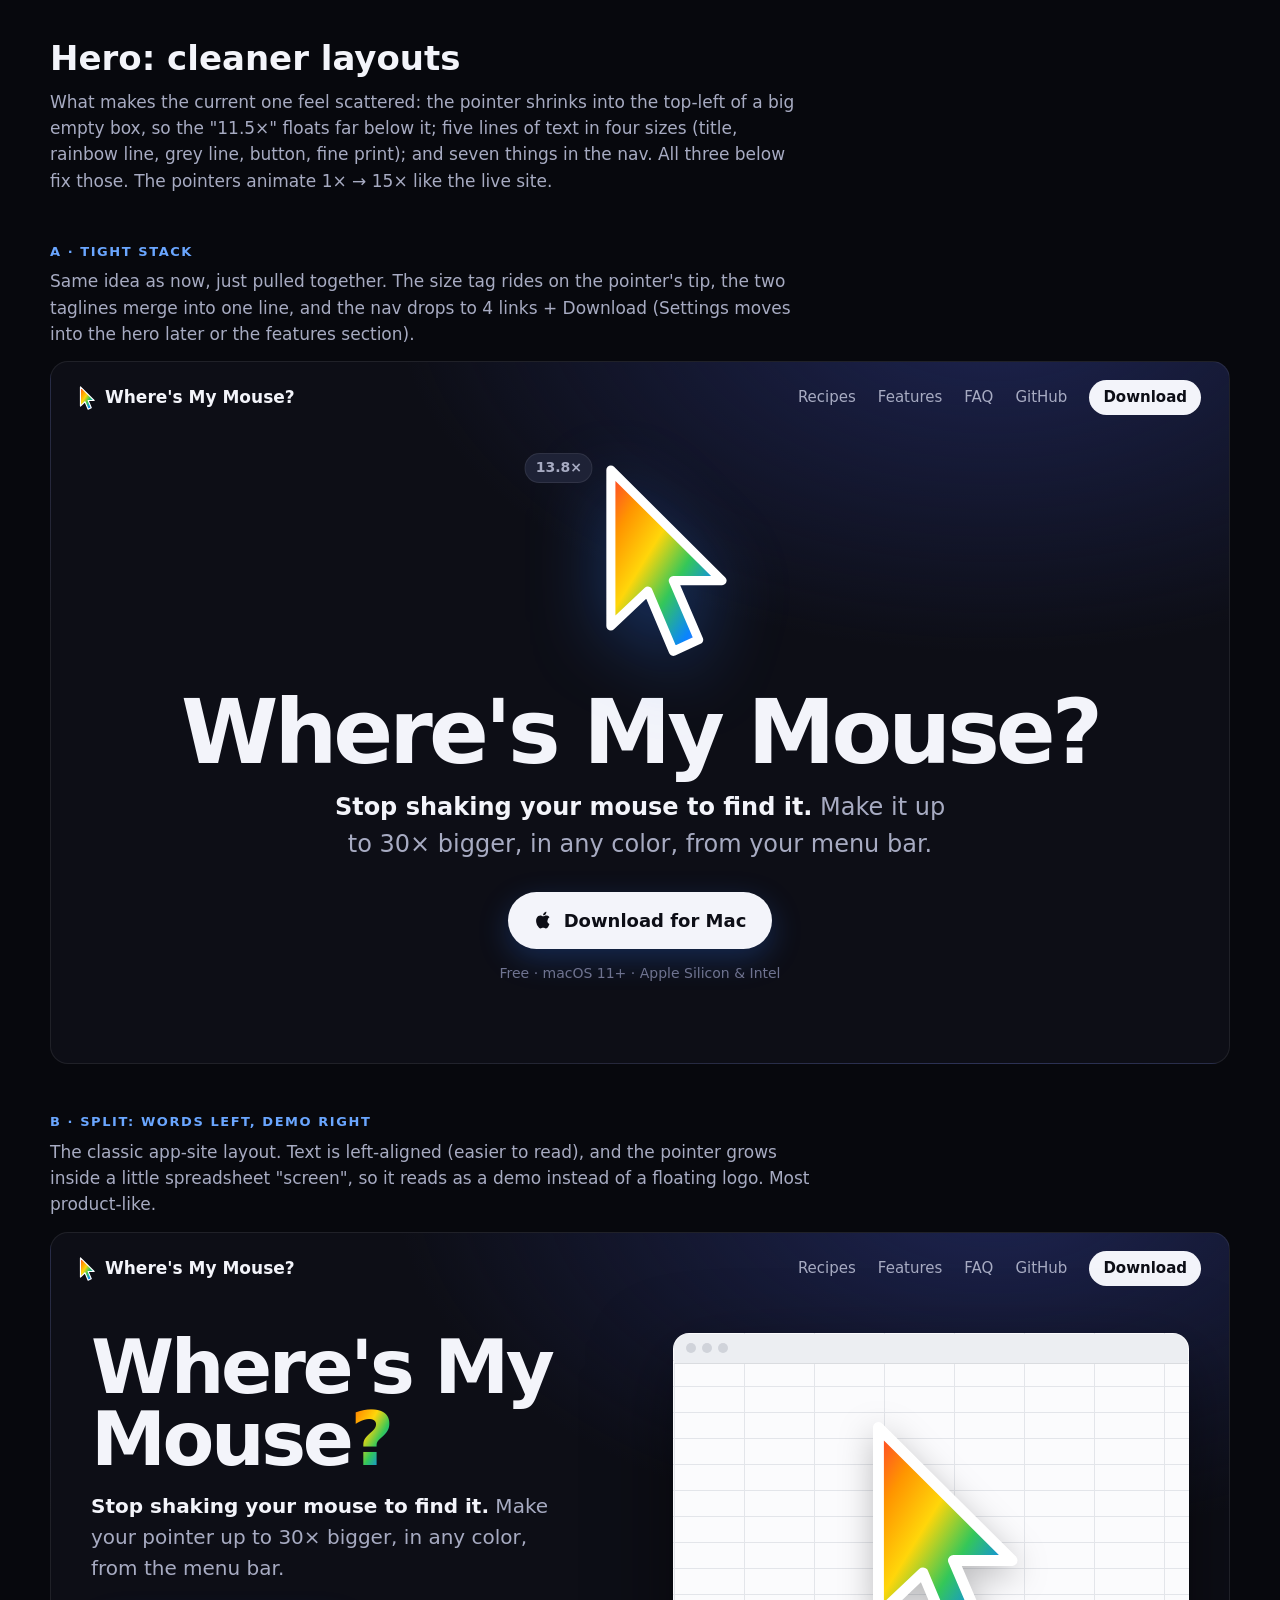
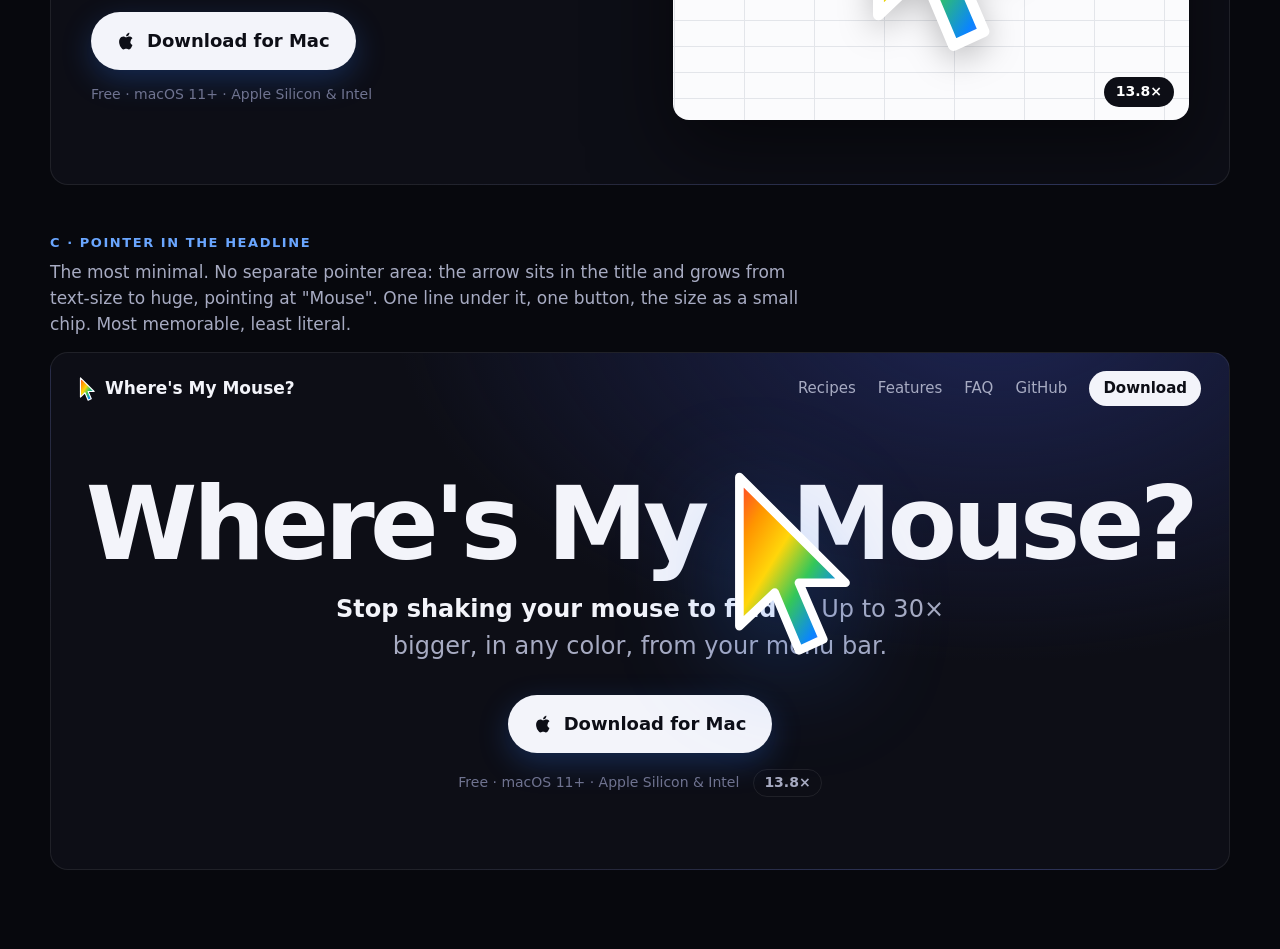
<file: design/hero-variants.html>
<!doctype html>
<html lang="en">
<head>
<meta charset="utf-8">
<meta name="viewport" content="width=device-width, initial-scale=1">
<title>Hero Variants</title>
<style>
  :root { --bg: #0d0e16; --panel: #171a2a; --panel-2: #1e2236; --line: rgba(255,255,255,.08); --text: #f3f4fa; --muted: #a7abc2; --faint: #6f7390;
    --blue-soft: #6aa6ff; --rainbow: linear-gradient(120deg, #ff3b30, #ff9500, #ffd60a, #34c759, #0a84ff, #af52de); }
  * { box-sizing: border-box; }
  body { margin: 0; background: #07080d; color: var(--text); font: 17px/1.55 system-ui, -apple-system, sans-serif; -webkit-font-smoothing: antialiased; padding: 32px 16px 80px; }
  .wrap { max-width: 1180px; margin: 0 auto; }
  h1.page { font-size: 34px; margin: 0 0 4px; }
  .intro { color: var(--muted); margin: 0 0 8px; max-width: 760px; }
  .label { margin: 48px 0 6px; font-size: 13px; letter-spacing: .12em; text-transform: uppercase; color: var(--blue-soft); font-weight: 800; }
  .note { color: var(--muted); margin: 0 0 14px; max-width: 760px; }
  /* each variant is a browser-sized frame */
  .frame { border: 1px solid var(--line); border-radius: 18px; overflow: hidden; background: radial-gradient(1000px 600px at 80% -10%, #1d2452 0%, transparent 60%), var(--bg); container-type: inline-size; }
  nav { display: flex; align-items: center; justify-content: space-between; padding: 18px 28px; }
  .brand { display: flex; align-items: center; gap: 10px; font-weight: 800; }
  .brand svg { width: 16px; height: 24px; }
  .links { display: flex; gap: 22px; font-size: 15px; color: var(--muted); align-items: center; }
  .links .pill { border: 1px solid var(--line); background: var(--panel); color: var(--text); padding: 5px 12px; border-radius: 999px; font-weight: 700; }
  .links .dl { background: var(--text); color: #0d0e16; padding: 6px 14px; border-radius: 999px; font-weight: 800; }
  .btn { display: inline-flex; align-items: center; gap: 10px; background: var(--text); color: #0d0e16; font-weight: 800; font-size: 18px; padding: 15px 26px; border-radius: 999px; box-shadow: 0 10px 30px rgba(47,123,255,.25); }
  .btn svg { width: 20px; height: 20px; }
  .fine { color: var(--faint); font-size: 14px; }
  .q { background: var(--rainbow); -webkit-background-clip: text; background-clip: text; color: transparent; }
  .ptr { overflow: visible; filter: drop-shadow(0 18px 40px rgba(47,123,255,.35)); }
  .size { font-weight: 900; font-variant-numeric: tabular-nums; }
  @container (max-width: 760px) { .links a:not(.dl) { display: none; } }

  /* A: one tight centered stack */
  .a .hero { text-align: center; padding: 20px 28px 64px; }
  .a .stage { position: relative; height: 230px; width: 230px; margin: 0 auto; }
  .a .ptr { position: absolute; left: 34%; top: 4%; height: 92%; transform-origin: 6% 4%; }
  .a .tag { position: absolute; left: 34%; top: 4%; transform: translate(-115%, -30%); background: var(--panel-2); border: 1px solid var(--line); border-radius: 999px; padding: 3px 10px; font-size: 14px; color: var(--muted); }
  .a h1 { font-size: clamp(44px, 7.5cqw, 92px); line-height: .95; letter-spacing: -.045em; margin: 8px 0 14px; font-weight: 900; }
  .a .sub { font-size: clamp(18px, 2.2cqw, 24px); color: var(--muted); margin: 0 auto 28px; max-width: 620px; }
  .a .sub b { color: var(--text); }
  .a .fine { margin-top: 14px; }

  /* B: split, the pointer lives in a "screen" */
  .b .hero { display: grid; grid-template-columns: 1.05fr 1fr; gap: 40px; align-items: center; padding: 28px 40px 64px; }
  .b h1 { font-size: clamp(42px, 6.4cqw, 80px); line-height: .95; letter-spacing: -.045em; margin: 0 0 16px; font-weight: 900; }
  .b .sub { font-size: 20px; color: var(--muted); margin: 0 0 28px; max-width: 460px; }
  .b .sub b { color: var(--text); }
  .b .fine { margin-top: 14px; }
  .b .screen { position: relative; aspect-ratio: 4 / 3; border-radius: 16px; overflow: hidden; border: 1px solid var(--line);
    background: linear-gradient(#e3e5ea 1px, transparent 1px) 0 0 / 100% 26px, linear-gradient(90deg, #e3e5ea 1px, transparent 1px) 0 0 / 70px 100%, #fbfbfd; box-shadow: 0 30px 80px rgba(0,0,0,.5); }
  .b .bar { position: absolute; left: 0; right: 0; top: 0; height: 30px; background: #eceef2; border-bottom: 1px solid #dadce0; display: flex; gap: 6px; align-items: center; padding-left: 12px; }
  .b .bar i { width: 10px; height: 10px; border-radius: 50%; background: #d0d3da; }
  .b .ptr { position: absolute; left: 38%; top: 22%; height: 66%; transform-origin: 6% 4%; filter: drop-shadow(0 10px 18px rgba(0,0,0,.25)); }
  .b .size { position: absolute; right: 14px; bottom: 12px; background: #0d0e16; color: #fff; border-radius: 999px; padding: 4px 12px; font-size: 14px; }
  @container (max-width: 760px) { .b .hero { grid-template-columns: 1fr; } }

  /* C: the pointer is part of the headline */
  .c .hero { text-align: center; padding: 50px 28px 72px; }
  .c h1 { font-size: clamp(46px, 8.6cqw, 108px); line-height: .95; letter-spacing: -.045em; margin: 0 0 18px; font-weight: 900; position: relative; display: inline-block; }
  .c h1 .slot { position: relative; display: inline-block; width: .55em; height: .9em; vertical-align: -.06em; }
  .c h1 .slot .ptr { position: absolute; left: 0; top: 0; height: 100%; transform-origin: 6% 4%; filter: drop-shadow(0 10px 28px rgba(47,123,255,.4)); }
  .c .sub { font-size: clamp(18px, 2.2cqw, 24px); color: var(--muted); margin: 0 auto 30px; max-width: 640px; }
  .c .sub b { color: var(--text); }
  .c .meta { margin-top: 16px; display: flex; justify-content: center; gap: 14px; align-items: center; }
  .c .meta .size { color: var(--muted); font-size: 14px; border: 1px solid var(--line); border-radius: 999px; padding: 2px 10px; }
</style>
</head>
<body>
<svg width="0" height="0" style="position:absolute" aria-hidden="true"><defs>
  <path id="arrow" d="M4 4 V90 L24.4 70.7 L38.4 104 L52.4 97.6 L38.4 65 L65.3 65 Z" transform="scale(0.93)" stroke-width="5" stroke-linejoin="round"/>
  <linearGradient id="rb" x1="0" y1="0" x2="1" y2="1"><stop offset="0" stop-color="#ff3b30"/><stop offset=".2" stop-color="#ff9500"/><stop offset=".4" stop-color="#ffd60a"/><stop offset=".6" stop-color="#34c759"/><stop offset=".8" stop-color="#0a84ff"/><stop offset="1" stop-color="#af52de"/></linearGradient>
</defs></svg>

<div class="wrap">
  <h1 class="page">Hero: cleaner layouts</h1>
  <p class="intro">What makes the current one feel scattered: the pointer shrinks into the top-left of a big empty box, so the "11.5×" floats far below it; five lines of text in four sizes (title, rainbow line, grey line, button, fine print); and seven things in the nav. All three below fix those. The pointers animate 1× → 15× like the live site.</p>

  <p class="label">A · Tight stack</p>
  <p class="note">Same idea as now, just pulled together. The size tag rides on the pointer's tip, the two taglines merge into one line, and the nav drops to 4 links + Download (Settings moves into the hero later or the features section).</p>
  <div class="frame a">
    <nav><span class="brand"><svg viewBox="0 0 62 100"><use href="#arrow" fill="url(#rb)" stroke="#fff"/></svg>Where's My Mouse?</span>
      <span class="links"><a>Recipes</a><a>Features</a><a>FAQ</a><a>GitHub</a><a class="dl">Download</a></span></nav>
    <header class="hero">
      <div class="stage"><svg class="ptr grow" viewBox="0 0 62 100"><use href="#arrow" fill="url(#rb)" stroke="#fff"/></svg><span class="tag size">1×</span></div>
      <h1>Where's My Mouse?</h1>
      <p class="sub"><b>Stop shaking your mouse to find it.</b> Make it up to 30× bigger, in any color, from your menu bar.</p>
      <a class="btn"><svg viewBox="0 0 24 24" fill="currentColor"><path d="M16.4 12.6c0-2.6 2.1-3.8 2.2-3.9-1.2-1.8-3.1-2-3.7-2-1.6-.2-3.1.9-3.9.9-.8 0-2-.9-3.4-.9-1.7 0-3.3 1-4.2 2.6-1.8 3.1-.5 7.7 1.3 10.2.8 1.2 1.8 2.6 3.1 2.6 1.2-.1 1.7-.8 3.2-.8 1.5 0 1.9.8 3.2.8 1.3 0 2.2-1.2 3-2.4.9-1.4 1.3-2.7 1.3-2.8-.1 0-2.6-1-2.6-3.9zM13.9 5c.7-.8 1.1-1.9 1-3-1 0-2.2.7-2.9 1.5-.6.7-1.2 1.8-1 2.9 1.1.1 2.2-.6 2.9-1.4z"/></svg>Download for Mac</a>
      <p class="fine">Free · macOS 11+ · Apple Silicon &amp; Intel</p>
    </header>
  </div>

  <p class="label">B · Split: words left, demo right</p>
  <p class="note">The classic app-site layout. Text is left-aligned (easier to read), and the pointer grows inside a little spreadsheet "screen", so it reads as a demo instead of a floating logo. Most product-like.</p>
  <div class="frame b">
    <nav><span class="brand"><svg viewBox="0 0 62 100"><use href="#arrow" fill="url(#rb)" stroke="#fff"/></svg>Where's My Mouse?</span>
      <span class="links"><a>Recipes</a><a>Features</a><a>FAQ</a><a>GitHub</a><a class="dl">Download</a></span></nav>
    <header class="hero">
      <div>
        <h1>Where's My<br>Mouse<span class="q">?</span></h1>
        <p class="sub"><b>Stop shaking your mouse to find it.</b> Make your pointer up to 30× bigger, in any color, from the menu bar.</p>
        <a class="btn"><svg viewBox="0 0 24 24" fill="currentColor"><path d="M16.4 12.6c0-2.6 2.1-3.8 2.2-3.9-1.2-1.8-3.1-2-3.7-2-1.6-.2-3.1.9-3.9.9-.8 0-2-.9-3.4-.9-1.7 0-3.3 1-4.2 2.6-1.8 3.1-.5 7.7 1.3 10.2.8 1.2 1.8 2.6 3.1 2.6 1.2-.1 1.7-.8 3.2-.8 1.5 0 1.9.8 3.2.8 1.3 0 2.2-1.2 3-2.4.9-1.4 1.3-2.7 1.3-2.8-.1 0-2.6-1-2.6-3.9zM13.9 5c.7-.8 1.1-1.9 1-3-1 0-2.2.7-2.9 1.5-.6.7-1.2 1.8-1 2.9 1.1.1 2.2-.6 2.9-1.4z"/></svg>Download for Mac</a>
        <p class="fine">Free · macOS 11+ · Apple Silicon &amp; Intel</p>
      </div>
      <div class="screen"><div class="bar"><i></i><i></i><i></i></div><svg class="ptr grow" viewBox="0 0 62 100"><use href="#arrow" fill="url(#rb)" stroke="#fff"/></svg><span class="size">1×</span></div>
    </header>
  </div>

  <p class="label">C · Pointer in the headline</p>
  <p class="note">The most minimal. No separate pointer area: the arrow sits in the title and grows from text-size to huge, pointing at "Mouse". One line under it, one button, the size as a small chip. Most memorable, least literal.</p>
  <div class="frame c">
    <nav><span class="brand"><svg viewBox="0 0 62 100"><use href="#arrow" fill="url(#rb)" stroke="#fff"/></svg>Where's My Mouse?</span>
      <span class="links"><a>Recipes</a><a>Features</a><a>FAQ</a><a>GitHub</a><a class="dl">Download</a></span></nav>
    <header class="hero">
      <h1>Where's My <span class="slot"><svg class="ptr grow small" viewBox="0 0 62 100"><use href="#arrow" fill="url(#rb)" stroke="#fff"/></svg></span>Mouse?</h1>
      <p class="sub"><b>Stop shaking your mouse to find it.</b> Up to 30× bigger, in any color, from your menu bar.</p>
      <a class="btn"><svg viewBox="0 0 24 24" fill="currentColor"><path d="M16.4 12.6c0-2.6 2.1-3.8 2.2-3.9-1.2-1.8-3.1-2-3.7-2-1.6-.2-3.1.9-3.9.9-.8 0-2-.9-3.4-.9-1.7 0-3.3 1-4.2 2.6-1.8 3.1-.5 7.7 1.3 10.2.8 1.2 1.8 2.6 3.1 2.6 1.2-.1 1.7-.8 3.2-.8 1.5 0 1.9.8 3.2.8 1.3 0 2.2-1.2 3-2.4.9-1.4 1.3-2.7 1.3-2.8-.1 0-2.6-1-2.6-3.9zM13.9 5c.7-.8 1.1-1.9 1-3-1 0-2.2.7-2.9 1.5-.6.7-1.2 1.8-1 2.9 1.1.1 2.2-.6 2.9-1.4z"/></svg>Download for Mac</a>
      <div class="meta"><span class="fine">Free · macOS 11+ · Apple Silicon &amp; Intel</span><span class="size">1×</span></div>
    </header>
  </div>
</div>

<script>
  // Same loop as the live hero: tiny, grow, hold big, shrink. Variant C grows less (it lives in a line of text).
  (function () {
    var ptrs = document.querySelectorAll('.grow'), sizes = document.querySelectorAll('.size');
    var LOOP = 5200;
    function ease(t) { return t < 0.5 ? 4 * t * t * t : 1 - Math.pow(-2 * t + 2, 3) / 2; }
    function show(f) {
      ptrs.forEach(function (p) {
        var max = p.classList.contains('small') ? 2.2 : 1, min = p.classList.contains('small') ? 0.32 : 1 / 15;
        var s = p.classList.contains('small') ? min + (max - min) * f : min + (1 - min) * f;
        p.style.transform = 'scale(' + s + ')';
      });
      var label = (1 + 14 * f).toFixed(f > 0 && f < 1 ? 1 : 0) + '×';
      sizes.forEach(function (s) { s.textContent = label; });
    }
    if (matchMedia('(prefers-reduced-motion: reduce)').matches) { show(1); return; }
    var start = performance.now();
    (function frame(now) {
      var t = (now - start) % LOOP, f;
      if (t < 900) f = 0; else if (t < 2300) f = ease((t - 900) / 1400); else if (t < 4000) f = 1; else if (t < 4800) f = 1 - ease((t - 4000) / 800); else f = 0;
      show(f);
      requestAnimationFrame(frame);
    })(start);
  })();
</script>
</body>
</html>
</file>
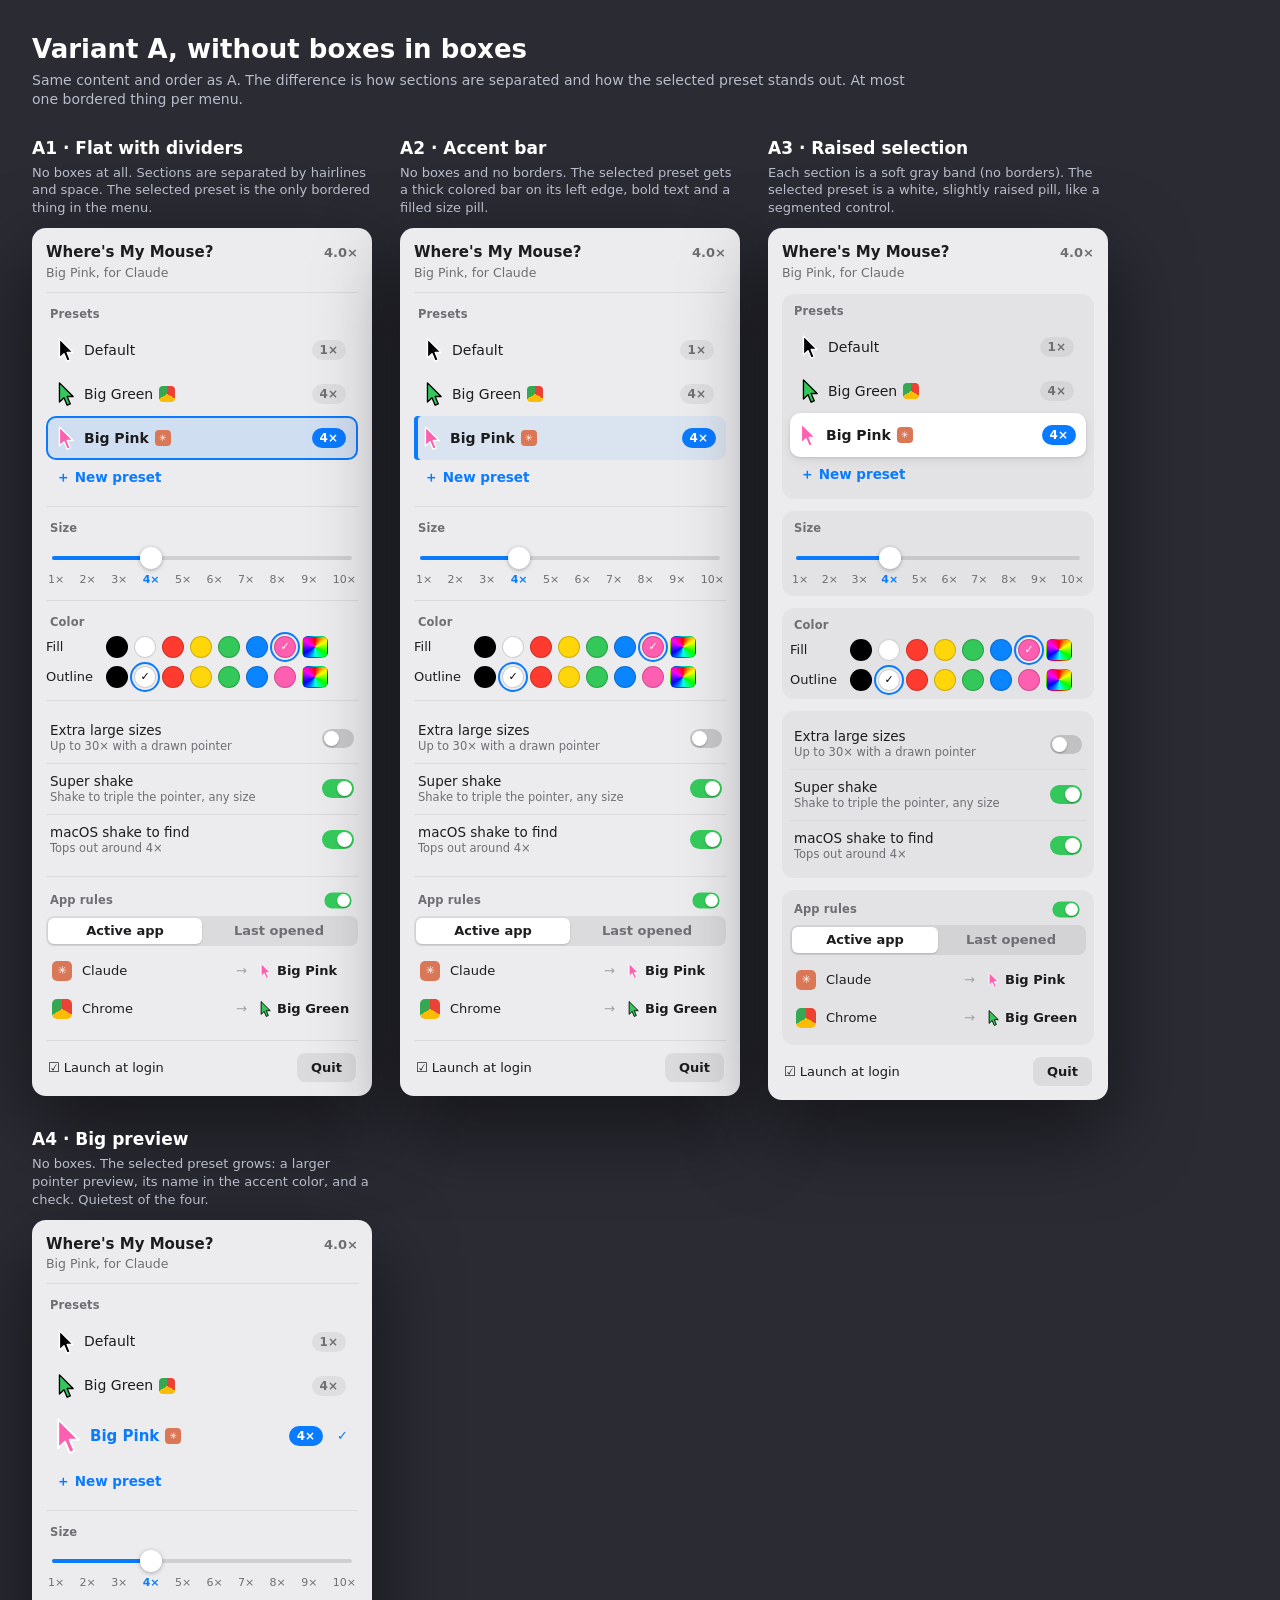
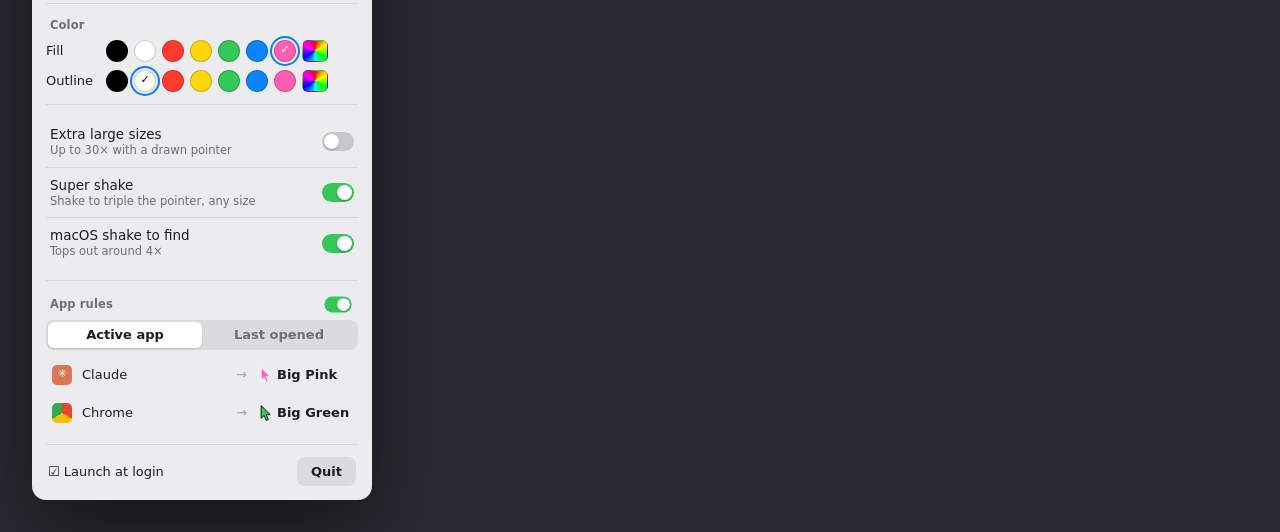
<file: design/menu-a-variants.html>
<!doctype html><html lang="en"><head><meta charset="utf-8"><meta name="viewport" content="width=device-width, initial-scale=1">
<title>Variant A Options</title><style>
  :root {
    --menu-bg: #ececef; --card: #ffffff; --line: rgba(0,0,0,0.08); --text: #1d1d1f; --muted: #6e6e73; --faint: #a1a1a6;
    --accent: #0a7aff; --accent-soft: rgba(10,122,255,0.12); --pink: #ff5fb0; --green: #34c759; --purple: #a259ff;
  }
  * { box-sizing: border-box; }
  body { margin: 0; padding: 32px; background: #2a2b33; color: #fff; font: 13px/1.35 -apple-system, system-ui, sans-serif; }
  h1 { font-size: 26px; margin: 0 0 4px; }
  .intro { color: #b9bccb; margin: 0 0 28px; max-width: 900px; font-size: 14px; }
  .row { display: flex; gap: 28px; align-items: flex-start; flex-wrap: wrap; }
  .col h2 { font-size: 17px; margin: 0 0 4px; }
  .col p.note { color: #b9bccb; margin: 0 0 12px; max-width: 340px; font-size: 13px; }

  /* menu shell */
  .menu { width: 340px; background: var(--menu-bg); color: var(--text); border-radius: 14px; padding: 14px; box-shadow: 0 30px 80px rgba(0,0,0,0.5);
    display: flex; flex-direction: column; gap: 12px; }
  .hdr { display: flex; justify-content: space-between; align-items: baseline; }
  .hdr b { font-size: 15px; }
  .hdr .x { font-weight: 800; color: var(--muted); font-variant-numeric: tabular-nums; }
  .status { color: var(--muted); font-size: 12.5px; display: flex; align-items: center; gap: 6px; margin-top: 2px; }
  .card { background: var(--card); border-radius: 12px; padding: 10px; border: 1px solid var(--line); }
  .cap { font-size: 11.5px; font-weight: 700; color: var(--muted); margin: 2px 4px 6px; letter-spacing: 0.01em; }

  /* pointer glyph */
  .ptr { width: 16px; height: 24px; flex: none; }
  .ptr.l { width: 26px; height: 38px; }
  .ptr.xl { width: 34px; height: 50px; }

  /* app icons */
  .app { width: 16px; height: 16px; border-radius: 4px; display: inline-grid; place-items: center; font-size: 9px; font-weight: 900; color: #fff; flex: none; }
  .app.claude { background: #d97757; } .app.chrome { background: conic-gradient(#ea4335 0 33%, #fbbc05 0 66%, #34a853 0); }
  .app.l { width: 20px; height: 20px; border-radius: 5px; font-size: 11px; }

  /* list rows */
  .preset { display: flex; align-items: center; gap: 10px; height: 44px; padding: 0 10px; border-radius: 10px; border: 2px solid transparent; }
  .preset .name { font-size: 14px; flex: 1; display: flex; align-items: center; gap: 6px; }
  .preset .size { font-variant-numeric: tabular-nums; color: var(--muted); font-size: 13px; }
  .preset.sel { border-color: var(--accent); background: var(--accent-soft); }
  .preset.sel .name { font-weight: 700; }
  .pill { font-variant-numeric: tabular-nums; font-size: 12px; font-weight: 700; padding: 2px 8px; border-radius: 999px; background: rgba(0,0,0,0.06); color: var(--muted); }
  .preset.sel .pill { background: var(--accent); color: #fff; }
  .add { color: var(--accent); font-weight: 600; font-size: 13.5px; padding: 8px 10px; }

  /* slider */
  .slider { position: relative; height: 22px; margin: 4px 6px 0; }
  .track { position: absolute; left: 0; right: 0; top: 9px; height: 4px; border-radius: 4px; background: rgba(0,0,0,0.12); }
  .fill { position: absolute; left: 0; top: 9px; height: 4px; border-radius: 4px; background: var(--accent); }
  .knob { position: absolute; top: 0; width: 22px; height: 22px; margin-left: -11px; border-radius: 50%; background: #fff; box-shadow: 0 1px 4px rgba(0,0,0,0.3); }
  .ticks { display: flex; justify-content: space-between; margin: 4px 0 0; color: var(--muted); font-size: 11px; padding: 0 2px; }
  .ticks b { color: var(--accent); }

  /* swatches */
  .sw-row { display: flex; align-items: center; gap: 6px; }
  .sw-row .lbl { width: 54px; font-size: 13px; }
  .sw { width: 22px; height: 22px; border-radius: 50%; border: 1px solid rgba(0,0,0,0.18); flex: none; position: relative; }
  .sw.on { box-shadow: 0 0 0 2px var(--menu-bg), 0 0 0 4px var(--accent); }
  .sw.on::after { content: "✓"; position: absolute; inset: 0; display: grid; place-items: center; font-size: 11px; font-weight: 900; color: #fff; }
  .sw.on.light::after { color: #000; }
  .sw.custom { border-radius: 6px; width: 26px; background: conic-gradient(red, yellow, lime, cyan, blue, magenta, red); }

  /* toggles */
  .tog { display: flex; align-items: center; justify-content: space-between; padding: 8px 4px; gap: 10px; }
  .tog + .tog { border-top: 1px solid var(--line); }
  .tog .t { font-size: 13.5px; }
  .tog small { display: block; color: var(--muted); font-size: 11.5px; }
  .switch { width: 32px; height: 19px; border-radius: 999px; background: rgba(0,0,0,0.15); position: relative; flex: none; }
  .switch::after { content: ""; position: absolute; top: 2px; left: 2px; width: 15px; height: 15px; border-radius: 50%; background: #fff; box-shadow: 0 1px 2px rgba(0,0,0,0.3); }
  .switch.on { background: var(--green); } .switch.on::after { left: 15px; }

  /* app rules */
  .rule { display: grid; grid-template-columns: 22px 1fr 16px 92px; align-items: center; gap: 8px; height: 38px; padding: 0 6px; }
  .rule .arrow { color: var(--faint); }
  .rule .to { display: flex; align-items: center; gap: 6px; font-weight: 600; }
  .seg { display: flex; background: rgba(0,0,0,0.07); border-radius: 8px; padding: 2px; margin-bottom: 6px; }
  .seg span { flex: 1; text-align: center; padding: 4px; border-radius: 6px; font-weight: 600; color: var(--muted); }
  .seg span.on { background: #fff; color: var(--text); box-shadow: 0 1px 2px rgba(0,0,0,0.15); }
  .foot { display: flex; justify-content: space-between; align-items: center; padding: 0 2px; }
  .btn { background: rgba(0,0,0,0.07); border-radius: 8px; padding: 6px 14px; font-weight: 600; }

  /* V2 tiles */
  .tiles { display: grid; grid-template-columns: repeat(3, 1fr); gap: 8px; }
  .tile { position: relative; border-radius: 12px; border: 2px solid var(--line); background: #fff; padding: 10px 6px 8px; display: flex; flex-direction: column; align-items: center; gap: 4px; }
  .tile .nm { font-size: 12.5px; font-weight: 600; }
  .tile .sz { font-size: 11px; color: var(--muted); font-variant-numeric: tabular-nums; }
  .tile.sel { border-color: var(--accent); background: #eef5ff; }
  .tile .apps { position: absolute; top: 6px; right: 6px; display: flex; gap: 2px; }
  .tile.add-tile { border-style: dashed; color: var(--accent); justify-content: center; font-weight: 700; font-size: 22px; }

  /* V3 tabs */
  .tabs { display: flex; background: rgba(0,0,0,0.07); border-radius: 10px; padding: 3px; }
  .tabs span { flex: 1; text-align: center; padding: 7px 4px; border-radius: 8px; font-weight: 700; color: var(--muted); font-size: 13px; }
  .tabs span.on { background: #fff; color: var(--text); box-shadow: 0 1px 3px rgba(0,0,0,0.15); }

  /* V4 cute */
  .cute { background: #f6f3ff; border-radius: 22px; padding: 14px; }
  .cute .hero { border-radius: 18px; padding: 14px; color: #fff; background: linear-gradient(135deg, #ff6aa2, #a259ff 55%, #3d7bff); display: flex; align-items: center; gap: 12px; }
  .cute .hero b { font-size: 16px; display: block; }
  .cute .hero span { opacity: 0.9; font-size: 12.5px; }
  .cute .card { border-radius: 18px; border: 0; box-shadow: 0 2px 10px rgba(80,40,160,0.08); }
  .cute .cap { font-size: 13px; color: #4b3b78; }
  .cute .preset { height: 48px; border-radius: 14px; }
  .cute .preset.sel { border-color: var(--purple); background: rgba(162,89,255,0.12); box-shadow: 0 0 0 4px rgba(162,89,255,0.12); }
  .cute .preset.sel .pill { background: var(--purple); }
  .cute .sw { width: 26px; height: 26px; }
  .cute .sw.on { box-shadow: 0 0 0 2px #fff, 0 0 0 4px var(--purple); }
  .cute .switch.on { background: var(--purple); }
  .cute .fill { background: linear-gradient(90deg, #ff6aa2, #a259ff); }
  .cute .ticks b { color: var(--purple); }
  .cute .btn { border-radius: 999px; }

  .ptr.mini { width: 11px; height: 16px; }
  .menu .s { display: flex; flex-direction: column; }
  /* A1: flat, hairline dividers between sections */
  .v1 { gap: 0; }
  .v1 .s { padding: 12px 0; border-top: 1px solid var(--line); }
  .v1 > div:first-child { padding-bottom: 10px; }
  .v1 .foot { padding-top: 12px; border-top: 1px solid var(--line); }
  /* A2: accent bar */
  .v2 { gap: 0; } .v2 .s { padding: 12px 0; border-top: 1px solid var(--line); }
  .v2 > div:first-child { padding-bottom: 10px; } .v2 .foot { padding-top: 12px; border-top: 1px solid var(--line); }
  .preset.bar { border: 0; border-radius: 4px 10px 10px 4px; background: rgba(10,122,255,0.08); box-shadow: inset 4px 0 0 var(--accent); }
  .preset.bar .name { font-weight: 700; } .preset.bar .pill { background: var(--accent); color: #fff; }
  /* A3: tinted bands, raised selection */
  .v3 .s { background: rgba(0,0,0,0.04); border-radius: 12px; padding: 8px; }
  .preset.raised { border: 0; background: #fff; box-shadow: 0 1px 3px rgba(0,0,0,0.12), 0 4px 12px rgba(0,0,0,0.06); }
  .preset.raised .name { font-weight: 700; } .preset.raised .pill { background: var(--accent); color: #fff; }
  .v3 .tog + .tog { border-top-color: rgba(0,0,0,0.06); }
  /* A4: the selected row grows */
  .v4 { gap: 0; } .v4 .s { padding: 12px 0; border-top: 1px solid var(--line); }
  .v4 > div:first-child { padding-bottom: 10px; } .v4 .foot { padding-top: 12px; border-top: 1px solid var(--line); }
  .preset.grow { border: 0; height: 56px; }
  .preset.grow .ptr { width: 24px; height: 36px; }
  .preset.grow .name { font-weight: 800; color: var(--accent); font-size: 15px; }
  .preset.grow .pill { background: var(--accent); color: #fff; }
  .preset.grow::after { content: "✓"; color: var(--accent); font-weight: 900; margin-left: 4px; }
</style></head><body><svg width="0" height="0" style="position:absolute" aria-hidden="true"><defs>
  <path id="a" d="M4 4 V90 L24.4 70.7 L38.4 104 L52.4 97.6 L38.4 65 L65.3 65 Z" transform="scale(0.93)" stroke-width="6" stroke-linejoin="round"/>
</defs></svg>
<h1>Variant A, without boxes in boxes</h1>
<p class="intro">Same content and order as A. The difference is how sections are separated and how the selected preset stands out. At most one bordered thing per menu.</p>
<div class="row"><div class="col"><h2>A1 · Flat with dividers</h2><p class="note">No boxes at all. Sections are separated by hairlines and space. The selected preset is the only bordered thing in the menu.</p><div class="menu v1"><div><div class="hdr"><b>Where's My Mouse?</b><span class="x">4.0×</span></div><div class="status">Big Pink, for Claude</div></div><section class="s"><div class="cap">Presets</div><div class="preset "><svg class="ptr " viewBox="0 0 62 100"><use href="#a" fill="#000" stroke="#fff"/></svg><span class="name">Default</span><span class="pill">1×</span></div>
      <div class="preset"><svg class="ptr " viewBox="0 0 62 100"><use href="#a" fill="#34c759" stroke="#000"/></svg><span class="name">Big Green <span class="app chrome"></span></span><span class="pill">4×</span></div>
      <div class="preset sel"><svg class="ptr " viewBox="0 0 62 100"><use href="#a" fill="#ff5fb0" stroke="#fff"/></svg><span class="name">Big Pink <span class="app claude">✳</span></span><span class="pill">4×</span></div>
      <div class="add">＋ New preset</div></section><section class="s"><div class="cap">Size</div><div class="slider"><div class="track"></div><div class="fill" style="width:33%"></div><div class="knob" style="left:33%"></div></div>
      <div class="ticks"><span>1×</span><span>2×</span><span>3×</span><b>4×</b><span>5×</span><span>6×</span><span>7×</span><span>8×</span><span>9×</span><span>10×</span></div></section><section class="s"><div class="cap">Color</div><div class="sw-row"><span class="lbl">Fill</span><span class="sw" style="background:#000"></span><span class="sw" style="background:#fff"></span><span class="sw" style="background:#ff3b30"></span><span class="sw" style="background:#ffd60a"></span><span class="sw" style="background:#34c759"></span><span class="sw" style="background:#0a84ff"></span><span class="sw on" style="background:#ff5fb0"></span><span class="sw custom"></span></div>
      <div class="sw-row" style="margin-top:8px"><span class="lbl">Outline</span><span class="sw" style="background:#000"></span><span class="sw on light" style="background:#fff"></span><span class="sw" style="background:#ff3b30"></span><span class="sw" style="background:#ffd60a"></span><span class="sw" style="background:#34c759"></span><span class="sw" style="background:#0a84ff"></span><span class="sw" style="background:#ff5fb0"></span><span class="sw custom"></span></div></section><section class="s"><div class="tog"><span class="t">Extra large sizes<small>Up to 30× with a drawn pointer</small></span><span class="switch"></span></div>
      <div class="tog"><span class="t">Super shake<small>Shake to triple the pointer, any size</small></span><span class="switch on"></span></div>
      <div class="tog"><span class="t">macOS shake to find<small>Tops out around 4×</small></span><span class="switch on"></span></div></section><section class="s"><div class="cap"><span style="display:flex;justify-content:space-between;align-items:center">App rules <span class="switch on" style="transform:scale(0.85)"></span></span></div><div class="seg"><span class="on">Active app</span><span>Last opened</span></div>
      <div class="rule"><span class="app l claude">✳</span><span>Claude</span><span class="arrow">→</span><span class="to"><svg class="ptr mini" viewBox="0 0 62 100"><use href="#a" fill="#ff5fb0" stroke="#fff"/></svg>Big Pink</span></div>
      <div class="rule"><span class="app l chrome"></span><span>Chrome</span><span class="arrow">→</span><span class="to"><svg class="ptr mini" viewBox="0 0 62 100"><use href="#a" fill="#34c759" stroke="#000"/></svg>Big Green</span></div></section><div class="foot"><span>☑ Launch at login</span><span class="btn">Quit</span></div></div></div><div class="col"><h2>A2 · Accent bar</h2><p class="note">No boxes and no borders. The selected preset gets a thick colored bar on its left edge, bold text and a filled size pill.</p><div class="menu v2"><div><div class="hdr"><b>Where's My Mouse?</b><span class="x">4.0×</span></div><div class="status">Big Pink, for Claude</div></div><section class="s"><div class="cap">Presets</div><div class="preset "><svg class="ptr " viewBox="0 0 62 100"><use href="#a" fill="#000" stroke="#fff"/></svg><span class="name">Default</span><span class="pill">1×</span></div>
      <div class="preset"><svg class="ptr " viewBox="0 0 62 100"><use href="#a" fill="#34c759" stroke="#000"/></svg><span class="name">Big Green <span class="app chrome"></span></span><span class="pill">4×</span></div>
      <div class="preset bar"><svg class="ptr " viewBox="0 0 62 100"><use href="#a" fill="#ff5fb0" stroke="#fff"/></svg><span class="name">Big Pink <span class="app claude">✳</span></span><span class="pill">4×</span></div>
      <div class="add">＋ New preset</div></section><section class="s"><div class="cap">Size</div><div class="slider"><div class="track"></div><div class="fill" style="width:33%"></div><div class="knob" style="left:33%"></div></div>
      <div class="ticks"><span>1×</span><span>2×</span><span>3×</span><b>4×</b><span>5×</span><span>6×</span><span>7×</span><span>8×</span><span>9×</span><span>10×</span></div></section><section class="s"><div class="cap">Color</div><div class="sw-row"><span class="lbl">Fill</span><span class="sw" style="background:#000"></span><span class="sw" style="background:#fff"></span><span class="sw" style="background:#ff3b30"></span><span class="sw" style="background:#ffd60a"></span><span class="sw" style="background:#34c759"></span><span class="sw" style="background:#0a84ff"></span><span class="sw on" style="background:#ff5fb0"></span><span class="sw custom"></span></div>
      <div class="sw-row" style="margin-top:8px"><span class="lbl">Outline</span><span class="sw" style="background:#000"></span><span class="sw on light" style="background:#fff"></span><span class="sw" style="background:#ff3b30"></span><span class="sw" style="background:#ffd60a"></span><span class="sw" style="background:#34c759"></span><span class="sw" style="background:#0a84ff"></span><span class="sw" style="background:#ff5fb0"></span><span class="sw custom"></span></div></section><section class="s"><div class="tog"><span class="t">Extra large sizes<small>Up to 30× with a drawn pointer</small></span><span class="switch"></span></div>
      <div class="tog"><span class="t">Super shake<small>Shake to triple the pointer, any size</small></span><span class="switch on"></span></div>
      <div class="tog"><span class="t">macOS shake to find<small>Tops out around 4×</small></span><span class="switch on"></span></div></section><section class="s"><div class="cap"><span style="display:flex;justify-content:space-between;align-items:center">App rules <span class="switch on" style="transform:scale(0.85)"></span></span></div><div class="seg"><span class="on">Active app</span><span>Last opened</span></div>
      <div class="rule"><span class="app l claude">✳</span><span>Claude</span><span class="arrow">→</span><span class="to"><svg class="ptr mini" viewBox="0 0 62 100"><use href="#a" fill="#ff5fb0" stroke="#fff"/></svg>Big Pink</span></div>
      <div class="rule"><span class="app l chrome"></span><span>Chrome</span><span class="arrow">→</span><span class="to"><svg class="ptr mini" viewBox="0 0 62 100"><use href="#a" fill="#34c759" stroke="#000"/></svg>Big Green</span></div></section><div class="foot"><span>☑ Launch at login</span><span class="btn">Quit</span></div></div></div><div class="col"><h2>A3 · Raised selection</h2><p class="note">Each section is a soft gray band (no borders). The selected preset is a white, slightly raised pill, like a segmented control.</p><div class="menu v3"><div><div class="hdr"><b>Where's My Mouse?</b><span class="x">4.0×</span></div><div class="status">Big Pink, for Claude</div></div><section class="s"><div class="cap">Presets</div><div class="preset "><svg class="ptr " viewBox="0 0 62 100"><use href="#a" fill="#000" stroke="#fff"/></svg><span class="name">Default</span><span class="pill">1×</span></div>
      <div class="preset"><svg class="ptr " viewBox="0 0 62 100"><use href="#a" fill="#34c759" stroke="#000"/></svg><span class="name">Big Green <span class="app chrome"></span></span><span class="pill">4×</span></div>
      <div class="preset raised"><svg class="ptr " viewBox="0 0 62 100"><use href="#a" fill="#ff5fb0" stroke="#fff"/></svg><span class="name">Big Pink <span class="app claude">✳</span></span><span class="pill">4×</span></div>
      <div class="add">＋ New preset</div></section><section class="s"><div class="cap">Size</div><div class="slider"><div class="track"></div><div class="fill" style="width:33%"></div><div class="knob" style="left:33%"></div></div>
      <div class="ticks"><span>1×</span><span>2×</span><span>3×</span><b>4×</b><span>5×</span><span>6×</span><span>7×</span><span>8×</span><span>9×</span><span>10×</span></div></section><section class="s"><div class="cap">Color</div><div class="sw-row"><span class="lbl">Fill</span><span class="sw" style="background:#000"></span><span class="sw" style="background:#fff"></span><span class="sw" style="background:#ff3b30"></span><span class="sw" style="background:#ffd60a"></span><span class="sw" style="background:#34c759"></span><span class="sw" style="background:#0a84ff"></span><span class="sw on" style="background:#ff5fb0"></span><span class="sw custom"></span></div>
      <div class="sw-row" style="margin-top:8px"><span class="lbl">Outline</span><span class="sw" style="background:#000"></span><span class="sw on light" style="background:#fff"></span><span class="sw" style="background:#ff3b30"></span><span class="sw" style="background:#ffd60a"></span><span class="sw" style="background:#34c759"></span><span class="sw" style="background:#0a84ff"></span><span class="sw" style="background:#ff5fb0"></span><span class="sw custom"></span></div></section><section class="s"><div class="tog"><span class="t">Extra large sizes<small>Up to 30× with a drawn pointer</small></span><span class="switch"></span></div>
      <div class="tog"><span class="t">Super shake<small>Shake to triple the pointer, any size</small></span><span class="switch on"></span></div>
      <div class="tog"><span class="t">macOS shake to find<small>Tops out around 4×</small></span><span class="switch on"></span></div></section><section class="s"><div class="cap"><span style="display:flex;justify-content:space-between;align-items:center">App rules <span class="switch on" style="transform:scale(0.85)"></span></span></div><div class="seg"><span class="on">Active app</span><span>Last opened</span></div>
      <div class="rule"><span class="app l claude">✳</span><span>Claude</span><span class="arrow">→</span><span class="to"><svg class="ptr mini" viewBox="0 0 62 100"><use href="#a" fill="#ff5fb0" stroke="#fff"/></svg>Big Pink</span></div>
      <div class="rule"><span class="app l chrome"></span><span>Chrome</span><span class="arrow">→</span><span class="to"><svg class="ptr mini" viewBox="0 0 62 100"><use href="#a" fill="#34c759" stroke="#000"/></svg>Big Green</span></div></section><div class="foot"><span>☑ Launch at login</span><span class="btn">Quit</span></div></div></div><div class="col"><h2>A4 · Big preview</h2><p class="note">No boxes. The selected preset grows: a larger pointer preview, its name in the accent color, and a check. Quietest of the four.</p><div class="menu v4"><div><div class="hdr"><b>Where's My Mouse?</b><span class="x">4.0×</span></div><div class="status">Big Pink, for Claude</div></div><section class="s"><div class="cap">Presets</div><div class="preset "><svg class="ptr " viewBox="0 0 62 100"><use href="#a" fill="#000" stroke="#fff"/></svg><span class="name">Default</span><span class="pill">1×</span></div>
      <div class="preset"><svg class="ptr " viewBox="0 0 62 100"><use href="#a" fill="#34c759" stroke="#000"/></svg><span class="name">Big Green <span class="app chrome"></span></span><span class="pill">4×</span></div>
      <div class="preset grow"><svg class="ptr " viewBox="0 0 62 100"><use href="#a" fill="#ff5fb0" stroke="#fff"/></svg><span class="name">Big Pink <span class="app claude">✳</span></span><span class="pill">4×</span></div>
      <div class="add">＋ New preset</div></section><section class="s"><div class="cap">Size</div><div class="slider"><div class="track"></div><div class="fill" style="width:33%"></div><div class="knob" style="left:33%"></div></div>
      <div class="ticks"><span>1×</span><span>2×</span><span>3×</span><b>4×</b><span>5×</span><span>6×</span><span>7×</span><span>8×</span><span>9×</span><span>10×</span></div></section><section class="s"><div class="cap">Color</div><div class="sw-row"><span class="lbl">Fill</span><span class="sw" style="background:#000"></span><span class="sw" style="background:#fff"></span><span class="sw" style="background:#ff3b30"></span><span class="sw" style="background:#ffd60a"></span><span class="sw" style="background:#34c759"></span><span class="sw" style="background:#0a84ff"></span><span class="sw on" style="background:#ff5fb0"></span><span class="sw custom"></span></div>
      <div class="sw-row" style="margin-top:8px"><span class="lbl">Outline</span><span class="sw" style="background:#000"></span><span class="sw on light" style="background:#fff"></span><span class="sw" style="background:#ff3b30"></span><span class="sw" style="background:#ffd60a"></span><span class="sw" style="background:#34c759"></span><span class="sw" style="background:#0a84ff"></span><span class="sw" style="background:#ff5fb0"></span><span class="sw custom"></span></div></section><section class="s"><div class="tog"><span class="t">Extra large sizes<small>Up to 30× with a drawn pointer</small></span><span class="switch"></span></div>
      <div class="tog"><span class="t">Super shake<small>Shake to triple the pointer, any size</small></span><span class="switch on"></span></div>
      <div class="tog"><span class="t">macOS shake to find<small>Tops out around 4×</small></span><span class="switch on"></span></div></section><section class="s"><div class="cap"><span style="display:flex;justify-content:space-between;align-items:center">App rules <span class="switch on" style="transform:scale(0.85)"></span></span></div><div class="seg"><span class="on">Active app</span><span>Last opened</span></div>
      <div class="rule"><span class="app l claude">✳</span><span>Claude</span><span class="arrow">→</span><span class="to"><svg class="ptr mini" viewBox="0 0 62 100"><use href="#a" fill="#ff5fb0" stroke="#fff"/></svg>Big Pink</span></div>
      <div class="rule"><span class="app l chrome"></span><span>Chrome</span><span class="arrow">→</span><span class="to"><svg class="ptr mini" viewBox="0 0 62 100"><use href="#a" fill="#34c759" stroke="#000"/></svg>Big Green</span></div></section><div class="foot"><span>☑ Launch at login</span><span class="btn">Quit</span></div></div></div></div></body></html>
</file>
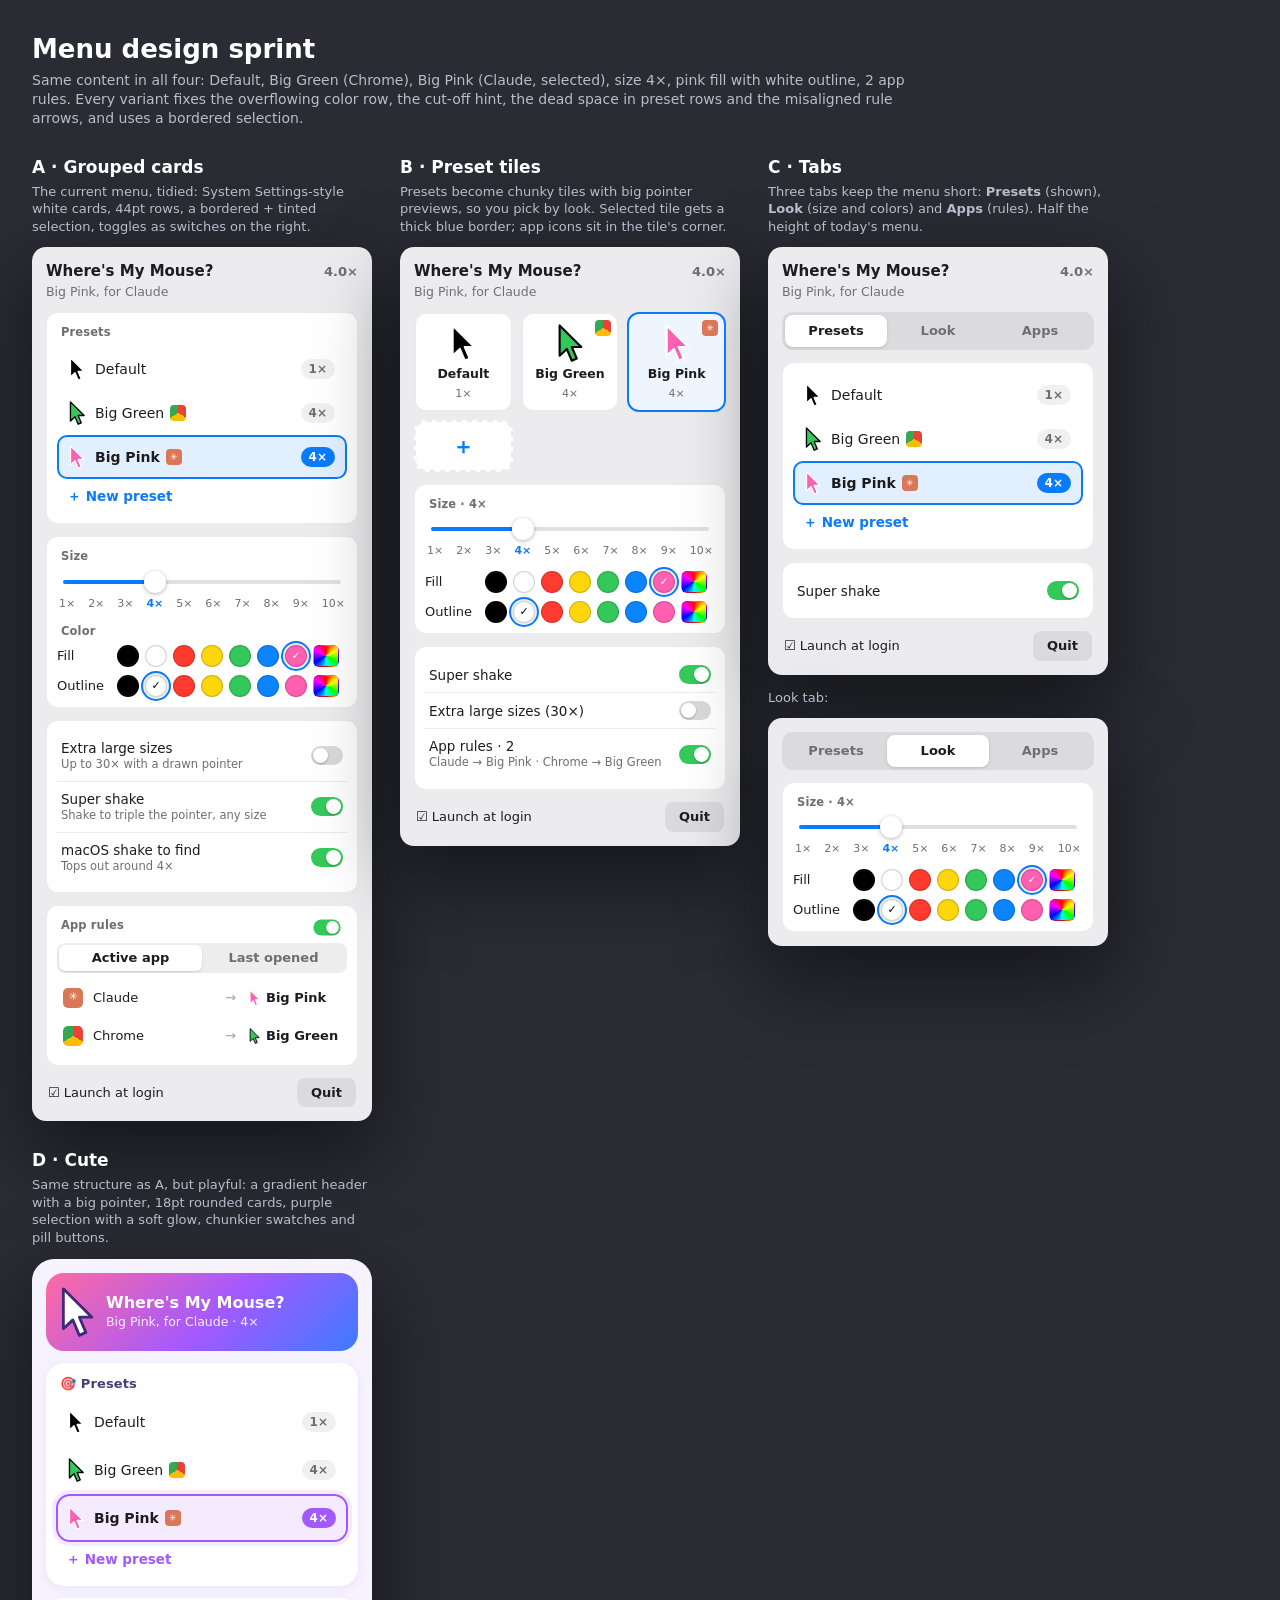
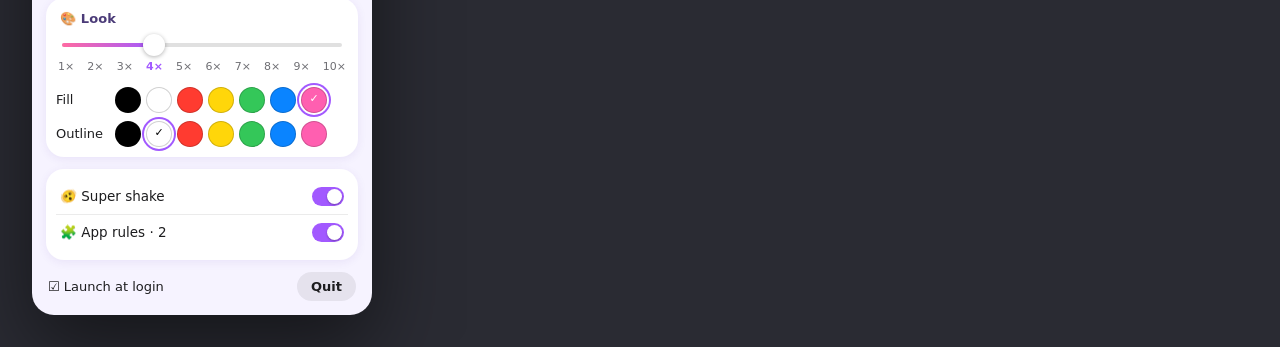
<file: design/menu-variants.html>
<!doctype html>
<html lang="en">
<head>
<meta charset="utf-8">
<meta name="viewport" content="width=device-width, initial-scale=1">
<title>Menu Variants</title>
<style>
  :root {
    --menu-bg: #ececef; --card: #ffffff; --line: rgba(0,0,0,0.08); --text: #1d1d1f; --muted: #6e6e73; --faint: #a1a1a6;
    --accent: #0a7aff; --accent-soft: rgba(10,122,255,0.12); --pink: #ff5fb0; --green: #34c759; --purple: #a259ff;
  }
  * { box-sizing: border-box; }
  body { margin: 0; padding: 32px; background: #2a2b33; color: #fff; font: 13px/1.35 -apple-system, system-ui, sans-serif; }
  h1 { font-size: 26px; margin: 0 0 4px; }
  .intro { color: #b9bccb; margin: 0 0 28px; max-width: 900px; font-size: 14px; }
  .row { display: flex; gap: 28px; align-items: flex-start; flex-wrap: wrap; }
  .col h2 { font-size: 17px; margin: 0 0 4px; }
  .col p.note { color: #b9bccb; margin: 0 0 12px; max-width: 340px; font-size: 13px; }

  /* menu shell */
  .menu { width: 340px; background: var(--menu-bg); color: var(--text); border-radius: 14px; padding: 14px; box-shadow: 0 30px 80px rgba(0,0,0,0.5);
    display: flex; flex-direction: column; gap: 12px; }
  .hdr { display: flex; justify-content: space-between; align-items: baseline; }
  .hdr b { font-size: 15px; }
  .hdr .x { font-weight: 800; color: var(--muted); font-variant-numeric: tabular-nums; }
  .status { color: var(--muted); font-size: 12.5px; display: flex; align-items: center; gap: 6px; margin-top: 2px; }
  .card { background: var(--card); border-radius: 12px; padding: 10px; border: 1px solid var(--line); }
  .cap { font-size: 11.5px; font-weight: 700; color: var(--muted); margin: 2px 4px 6px; letter-spacing: 0.01em; }

  /* pointer glyph */
  .ptr { width: 16px; height: 24px; flex: none; }
  .ptr.l { width: 26px; height: 38px; }
  .ptr.xl { width: 34px; height: 50px; }

  /* app icons */
  .app { width: 16px; height: 16px; border-radius: 4px; display: inline-grid; place-items: center; font-size: 9px; font-weight: 900; color: #fff; flex: none; }
  .app.claude { background: #d97757; } .app.chrome { background: conic-gradient(#ea4335 0 33%, #fbbc05 0 66%, #34a853 0); }
  .app.l { width: 20px; height: 20px; border-radius: 5px; font-size: 11px; }

  /* list rows */
  .preset { display: flex; align-items: center; gap: 10px; height: 44px; padding: 0 10px; border-radius: 10px; border: 2px solid transparent; }
  .preset .name { font-size: 14px; flex: 1; display: flex; align-items: center; gap: 6px; }
  .preset .size { font-variant-numeric: tabular-nums; color: var(--muted); font-size: 13px; }
  .preset.sel { border-color: var(--accent); background: var(--accent-soft); }
  .preset.sel .name { font-weight: 700; }
  .pill { font-variant-numeric: tabular-nums; font-size: 12px; font-weight: 700; padding: 2px 8px; border-radius: 999px; background: rgba(0,0,0,0.06); color: var(--muted); }
  .preset.sel .pill { background: var(--accent); color: #fff; }
  .add { color: var(--accent); font-weight: 600; font-size: 13.5px; padding: 8px 10px; }

  /* slider */
  .slider { position: relative; height: 22px; margin: 4px 6px 0; }
  .track { position: absolute; left: 0; right: 0; top: 9px; height: 4px; border-radius: 4px; background: rgba(0,0,0,0.12); }
  .fill { position: absolute; left: 0; top: 9px; height: 4px; border-radius: 4px; background: var(--accent); }
  .knob { position: absolute; top: 0; width: 22px; height: 22px; margin-left: -11px; border-radius: 50%; background: #fff; box-shadow: 0 1px 4px rgba(0,0,0,0.3); }
  .ticks { display: flex; justify-content: space-between; margin: 4px 0 0; color: var(--muted); font-size: 11px; padding: 0 2px; }
  .ticks b { color: var(--accent); }

  /* swatches */
  .sw-row { display: flex; align-items: center; gap: 6px; }
  .sw-row .lbl { width: 54px; font-size: 13px; }
  .sw { width: 22px; height: 22px; border-radius: 50%; border: 1px solid rgba(0,0,0,0.18); flex: none; position: relative; }
  .sw.on { box-shadow: 0 0 0 2px var(--menu-bg), 0 0 0 4px var(--accent); }
  .sw.on::after { content: "✓"; position: absolute; inset: 0; display: grid; place-items: center; font-size: 11px; font-weight: 900; color: #fff; }
  .sw.on.light::after { color: #000; }
  .sw.custom { border-radius: 6px; width: 26px; background: conic-gradient(red, yellow, lime, cyan, blue, magenta, red); }

  /* toggles */
  .tog { display: flex; align-items: center; justify-content: space-between; padding: 8px 4px; gap: 10px; }
  .tog + .tog { border-top: 1px solid var(--line); }
  .tog .t { font-size: 13.5px; }
  .tog small { display: block; color: var(--muted); font-size: 11.5px; }
  .switch { width: 32px; height: 19px; border-radius: 999px; background: rgba(0,0,0,0.15); position: relative; flex: none; }
  .switch::after { content: ""; position: absolute; top: 2px; left: 2px; width: 15px; height: 15px; border-radius: 50%; background: #fff; box-shadow: 0 1px 2px rgba(0,0,0,0.3); }
  .switch.on { background: var(--green); } .switch.on::after { left: 15px; }

  /* app rules */
  .rule { display: grid; grid-template-columns: 22px 1fr 16px 92px; align-items: center; gap: 8px; height: 38px; padding: 0 6px; }
  .rule .arrow { color: var(--faint); }
  .rule .to { display: flex; align-items: center; gap: 6px; font-weight: 600; }
  .seg { display: flex; background: rgba(0,0,0,0.07); border-radius: 8px; padding: 2px; margin-bottom: 6px; }
  .seg span { flex: 1; text-align: center; padding: 4px; border-radius: 6px; font-weight: 600; color: var(--muted); }
  .seg span.on { background: #fff; color: var(--text); box-shadow: 0 1px 2px rgba(0,0,0,0.15); }
  .foot { display: flex; justify-content: space-between; align-items: center; padding: 0 2px; }
  .btn { background: rgba(0,0,0,0.07); border-radius: 8px; padding: 6px 14px; font-weight: 600; }

  /* V2 tiles */
  .tiles { display: grid; grid-template-columns: repeat(3, 1fr); gap: 8px; }
  .tile { position: relative; border-radius: 12px; border: 2px solid var(--line); background: #fff; padding: 10px 6px 8px; display: flex; flex-direction: column; align-items: center; gap: 4px; }
  .tile .nm { font-size: 12.5px; font-weight: 600; }
  .tile .sz { font-size: 11px; color: var(--muted); font-variant-numeric: tabular-nums; }
  .tile.sel { border-color: var(--accent); background: #eef5ff; }
  .tile .apps { position: absolute; top: 6px; right: 6px; display: flex; gap: 2px; }
  .tile.add-tile { border-style: dashed; color: var(--accent); justify-content: center; font-weight: 700; font-size: 22px; }

  /* V3 tabs */
  .tabs { display: flex; background: rgba(0,0,0,0.07); border-radius: 10px; padding: 3px; }
  .tabs span { flex: 1; text-align: center; padding: 7px 4px; border-radius: 8px; font-weight: 700; color: var(--muted); font-size: 13px; }
  .tabs span.on { background: #fff; color: var(--text); box-shadow: 0 1px 3px rgba(0,0,0,0.15); }

  /* V4 cute */
  .cute { background: #f6f3ff; border-radius: 22px; padding: 14px; }
  .cute .hero { border-radius: 18px; padding: 14px; color: #fff; background: linear-gradient(135deg, #ff6aa2, #a259ff 55%, #3d7bff); display: flex; align-items: center; gap: 12px; }
  .cute .hero b { font-size: 16px; display: block; }
  .cute .hero span { opacity: 0.9; font-size: 12.5px; }
  .cute .card { border-radius: 18px; border: 0; box-shadow: 0 2px 10px rgba(80,40,160,0.08); }
  .cute .cap { font-size: 13px; color: #4b3b78; }
  .cute .preset { height: 48px; border-radius: 14px; }
  .cute .preset.sel { border-color: var(--purple); background: rgba(162,89,255,0.12); box-shadow: 0 0 0 4px rgba(162,89,255,0.12); }
  .cute .preset.sel .pill { background: var(--purple); }
  .cute .sw { width: 26px; height: 26px; }
  .cute .sw.on { box-shadow: 0 0 0 2px #fff, 0 0 0 4px var(--purple); }
  .cute .switch.on { background: var(--purple); }
  .cute .fill { background: linear-gradient(90deg, #ff6aa2, #a259ff); }
  .cute .ticks b { color: var(--purple); }
  .cute .btn { border-radius: 999px; }
</style>
</head>
<body>
<svg width="0" height="0" style="position:absolute" aria-hidden="true"><defs>
  <path id="a" d="M4 4 V90 L24.4 70.7 L38.4 104 L52.4 97.6 L38.4 65 L65.3 65 Z" transform="scale(0.93)" stroke-width="6" stroke-linejoin="round"/>
</defs></svg>

<h1>Menu design sprint</h1>
<p class="intro">Same content in all four: Default, Big Green (Chrome), Big Pink (Claude, selected), size 4×, pink fill with white outline, 2 app rules. Every variant fixes the overflowing color row, the cut-off hint, the dead space in preset rows and the misaligned rule arrows, and uses a bordered selection.</p>

<div class="row">

<!-- V1 -->
<div class="col">
  <h2>A · Grouped cards</h2>
  <p class="note">The current menu, tidied: System Settings-style white cards, 44pt rows, a bordered + tinted selection, toggles as switches on the right.</p>
  <div class="menu">
    <div><div class="hdr"><b>Where's My Mouse?</b><span class="x">4.0×</span></div><div class="status">Big Pink, for Claude</div></div>
    <div class="card">
      <div class="cap">Presets</div>
      <div class="preset"><svg class="ptr" viewBox="0 0 62 100"><use href="#a" fill="#000" stroke="#fff"/></svg><span class="name">Default</span><span class="pill">1×</span></div>
      <div class="preset"><svg class="ptr" viewBox="0 0 62 100"><use href="#a" fill="#34c759" stroke="#000"/></svg><span class="name">Big Green <span class="app chrome"></span></span><span class="pill">4×</span></div>
      <div class="preset sel"><svg class="ptr" viewBox="0 0 62 100"><use href="#a" fill="#ff5fb0" stroke="#fff"/></svg><span class="name">Big Pink <span class="app claude">✳</span></span><span class="pill">4×</span></div>
      <div class="add">＋ New preset</div>
    </div>
    <div class="card">
      <div class="cap">Size</div>
      <div class="slider"><div class="track"></div><div class="fill" style="width:33%"></div><div class="knob" style="left:33%"></div></div>
      <div class="ticks"><span>1×</span><span>2×</span><span>3×</span><b>4×</b><span>5×</span><span>6×</span><span>7×</span><span>8×</span><span>9×</span><span>10×</span></div>
      <div class="cap" style="margin-top:12px">Color</div>
      <div class="sw-row"><span class="lbl">Fill</span><span class="sw" style="background:#000"></span><span class="sw" style="background:#fff"></span><span class="sw" style="background:#ff3b30"></span><span class="sw" style="background:#ffd60a"></span><span class="sw" style="background:#34c759"></span><span class="sw" style="background:#0a84ff"></span><span class="sw on" style="background:#ff5fb0"></span><span class="sw custom"></span></div>
      <div class="sw-row" style="margin-top:8px"><span class="lbl">Outline</span><span class="sw" style="background:#000"></span><span class="sw on light" style="background:#fff"></span><span class="sw" style="background:#ff3b30"></span><span class="sw" style="background:#ffd60a"></span><span class="sw" style="background:#34c759"></span><span class="sw" style="background:#0a84ff"></span><span class="sw" style="background:#ff5fb0"></span><span class="sw custom"></span></div>
    </div>
    <div class="card">
      <div class="tog"><span class="t">Extra large sizes<small>Up to 30× with a drawn pointer</small></span><span class="switch"></span></div>
      <div class="tog"><span class="t">Super shake<small>Shake to triple the pointer, any size</small></span><span class="switch on"></span></div>
      <div class="tog"><span class="t">macOS shake to find<small>Tops out around 4×</small></span><span class="switch on"></span></div>
    </div>
    <div class="card">
      <div class="cap" style="display:flex;justify-content:space-between">App rules <span class="switch on" style="transform:scale(0.85)"></span></div>
      <div class="seg"><span class="on">Active app</span><span>Last opened</span></div>
      <div class="rule"><span class="app l claude">✳</span><span>Claude</span><span class="arrow">→</span><span class="to"><svg class="ptr" viewBox="0 0 62 100" style="width:11px;height:16px"><use href="#a" fill="#ff5fb0" stroke="#fff"/></svg>Big Pink</span></div>
      <div class="rule"><span class="app l chrome"></span><span>Chrome</span><span class="arrow">→</span><span class="to"><svg class="ptr" viewBox="0 0 62 100" style="width:11px;height:16px"><use href="#a" fill="#34c759" stroke="#000"/></svg>Big Green</span></div>
    </div>
    <div class="foot"><span>☑ Launch at login</span><span class="btn">Quit</span></div>
  </div>
</div>

<!-- V2 -->
<div class="col">
  <h2>B · Preset tiles</h2>
  <p class="note">Presets become chunky tiles with big pointer previews, so you pick by look. Selected tile gets a thick blue border; app icons sit in the tile's corner.</p>
  <div class="menu">
    <div><div class="hdr"><b>Where's My Mouse?</b><span class="x">4.0×</span></div><div class="status">Big Pink, for Claude</div></div>
    <div class="tiles">
      <div class="tile"><svg class="ptr l" viewBox="0 0 62 100"><use href="#a" fill="#000" stroke="#fff"/></svg><span class="nm">Default</span><span class="sz">1×</span></div>
      <div class="tile"><span class="apps"><span class="app chrome"></span></span><svg class="ptr l" viewBox="0 0 62 100"><use href="#a" fill="#34c759" stroke="#000"/></svg><span class="nm">Big Green</span><span class="sz">4×</span></div>
      <div class="tile sel"><span class="apps"><span class="app claude">✳</span></span><svg class="ptr l" viewBox="0 0 62 100"><use href="#a" fill="#ff5fb0" stroke="#fff"/></svg><span class="nm">Big Pink</span><span class="sz">4×</span></div>
      <div class="tile add-tile">＋</div>
    </div>
    <div class="card">
      <div class="cap">Size · 4×</div>
      <div class="slider"><div class="track"></div><div class="fill" style="width:33%"></div><div class="knob" style="left:33%"></div></div>
      <div class="ticks"><span>1×</span><span>2×</span><span>3×</span><b>4×</b><span>5×</span><span>6×</span><span>7×</span><span>8×</span><span>9×</span><span>10×</span></div>
      <div class="sw-row" style="margin-top:12px"><span class="lbl">Fill</span><span class="sw" style="background:#000"></span><span class="sw" style="background:#fff"></span><span class="sw" style="background:#ff3b30"></span><span class="sw" style="background:#ffd60a"></span><span class="sw" style="background:#34c759"></span><span class="sw" style="background:#0a84ff"></span><span class="sw on" style="background:#ff5fb0"></span><span class="sw custom"></span></div>
      <div class="sw-row" style="margin-top:8px"><span class="lbl">Outline</span><span class="sw" style="background:#000"></span><span class="sw on light" style="background:#fff"></span><span class="sw" style="background:#ff3b30"></span><span class="sw" style="background:#ffd60a"></span><span class="sw" style="background:#34c759"></span><span class="sw" style="background:#0a84ff"></span><span class="sw" style="background:#ff5fb0"></span><span class="sw custom"></span></div>
    </div>
    <div class="card">
      <div class="tog"><span class="t">Super shake</span><span class="switch on"></span></div>
      <div class="tog"><span class="t">Extra large sizes (30×)</span><span class="switch"></span></div>
      <div class="tog"><span class="t">App rules · 2 <small>Claude → Big Pink · Chrome → Big Green</small></span><span class="switch on"></span></div>
    </div>
    <div class="foot"><span>☑ Launch at login</span><span class="btn">Quit</span></div>
  </div>
</div>

<!-- V3 -->
<div class="col">
  <h2>C · Tabs</h2>
  <p class="note">Three tabs keep the menu short: <b>Presets</b> (shown), <b>Look</b> (size and colors) and <b>Apps</b> (rules). Half the height of today's menu.</p>
  <div class="menu">
    <div><div class="hdr"><b>Where's My Mouse?</b><span class="x">4.0×</span></div><div class="status">Big Pink, for Claude</div></div>
    <div class="tabs"><span class="on">Presets</span><span>Look</span><span>Apps</span></div>
    <div class="card">
      <div class="preset"><svg class="ptr" viewBox="0 0 62 100"><use href="#a" fill="#000" stroke="#fff"/></svg><span class="name">Default</span><span class="pill">1×</span></div>
      <div class="preset"><svg class="ptr" viewBox="0 0 62 100"><use href="#a" fill="#34c759" stroke="#000"/></svg><span class="name">Big Green <span class="app chrome"></span></span><span class="pill">4×</span></div>
      <div class="preset sel"><svg class="ptr" viewBox="0 0 62 100"><use href="#a" fill="#ff5fb0" stroke="#fff"/></svg><span class="name">Big Pink <span class="app claude">✳</span></span><span class="pill">4×</span></div>
      <div class="add">＋ New preset</div>
    </div>
    <div class="card">
      <div class="tog"><span class="t">Super shake</span><span class="switch on"></span></div>
    </div>
    <div class="foot"><span>☑ Launch at login</span><span class="btn">Quit</span></div>
  </div>
  <p class="note" style="margin-top:14px">Look tab:</p>
  <div class="menu">
    <div class="tabs"><span>Presets</span><span class="on">Look</span><span>Apps</span></div>
    <div class="card">
      <div class="cap">Size · 4×</div>
      <div class="slider"><div class="track"></div><div class="fill" style="width:33%"></div><div class="knob" style="left:33%"></div></div>
      <div class="ticks"><span>1×</span><span>2×</span><span>3×</span><b>4×</b><span>5×</span><span>6×</span><span>7×</span><span>8×</span><span>9×</span><span>10×</span></div>
      <div class="sw-row" style="margin-top:12px"><span class="lbl">Fill</span><span class="sw" style="background:#000"></span><span class="sw" style="background:#fff"></span><span class="sw" style="background:#ff3b30"></span><span class="sw" style="background:#ffd60a"></span><span class="sw" style="background:#34c759"></span><span class="sw" style="background:#0a84ff"></span><span class="sw on" style="background:#ff5fb0"></span><span class="sw custom"></span></div>
      <div class="sw-row" style="margin-top:8px"><span class="lbl">Outline</span><span class="sw" style="background:#000"></span><span class="sw on light" style="background:#fff"></span><span class="sw" style="background:#ff3b30"></span><span class="sw" style="background:#ffd60a"></span><span class="sw" style="background:#34c759"></span><span class="sw" style="background:#0a84ff"></span><span class="sw" style="background:#ff5fb0"></span><span class="sw custom"></span></div>
    </div>
  </div>
</div>

<!-- V4 -->
<div class="col">
  <h2>D · Cute</h2>
  <p class="note">Same structure as A, but playful: a gradient header with a big pointer, 18pt rounded cards, purple selection with a soft glow, chunkier swatches and pill buttons.</p>
  <div class="menu cute">
    <div class="hero"><svg class="ptr xl" viewBox="0 0 62 100"><use href="#a" fill="#fff" stroke="#3d2a7a"/></svg><div><b>Where's My Mouse?</b><span>Big Pink, for Claude · 4×</span></div></div>
    <div class="card">
      <div class="cap">🎯 Presets</div>
      <div class="preset"><svg class="ptr" viewBox="0 0 62 100"><use href="#a" fill="#000" stroke="#fff"/></svg><span class="name">Default</span><span class="pill">1×</span></div>
      <div class="preset"><svg class="ptr" viewBox="0 0 62 100"><use href="#a" fill="#34c759" stroke="#000"/></svg><span class="name">Big Green <span class="app chrome"></span></span><span class="pill">4×</span></div>
      <div class="preset sel"><svg class="ptr" viewBox="0 0 62 100"><use href="#a" fill="#ff5fb0" stroke="#fff"/></svg><span class="name">Big Pink <span class="app claude">✳</span></span><span class="pill">4×</span></div>
      <div class="add" style="color:#a259ff">＋ New preset</div>
    </div>
    <div class="card">
      <div class="cap">🎨 Look</div>
      <div class="slider"><div class="track"></div><div class="fill" style="width:33%"></div><div class="knob" style="left:33%"></div></div>
      <div class="ticks"><span>1×</span><span>2×</span><span>3×</span><b>4×</b><span>5×</span><span>6×</span><span>7×</span><span>8×</span><span>9×</span><span>10×</span></div>
      <div class="sw-row" style="margin-top:12px;gap:5px"><span class="lbl">Fill</span><span class="sw" style="background:#000"></span><span class="sw" style="background:#fff"></span><span class="sw" style="background:#ff3b30"></span><span class="sw" style="background:#ffd60a"></span><span class="sw" style="background:#34c759"></span><span class="sw" style="background:#0a84ff"></span><span class="sw on" style="background:#ff5fb0"></span></div>
      <div class="sw-row" style="margin-top:8px;gap:5px"><span class="lbl">Outline</span><span class="sw" style="background:#000"></span><span class="sw on light" style="background:#fff"></span><span class="sw" style="background:#ff3b30"></span><span class="sw" style="background:#ffd60a"></span><span class="sw" style="background:#34c759"></span><span class="sw" style="background:#0a84ff"></span><span class="sw" style="background:#ff5fb0"></span></div>
    </div>
    <div class="card">
      <div class="tog"><span class="t">🫨 Super shake</span><span class="switch on"></span></div>
      <div class="tog"><span class="t">🧩 App rules · 2</span><span class="switch on"></span></div>
    </div>
    <div class="foot"><span>☑ Launch at login</span><span class="btn">Quit</span></div>
  </div>
</div>

</div>
</body>
</html>
</file>
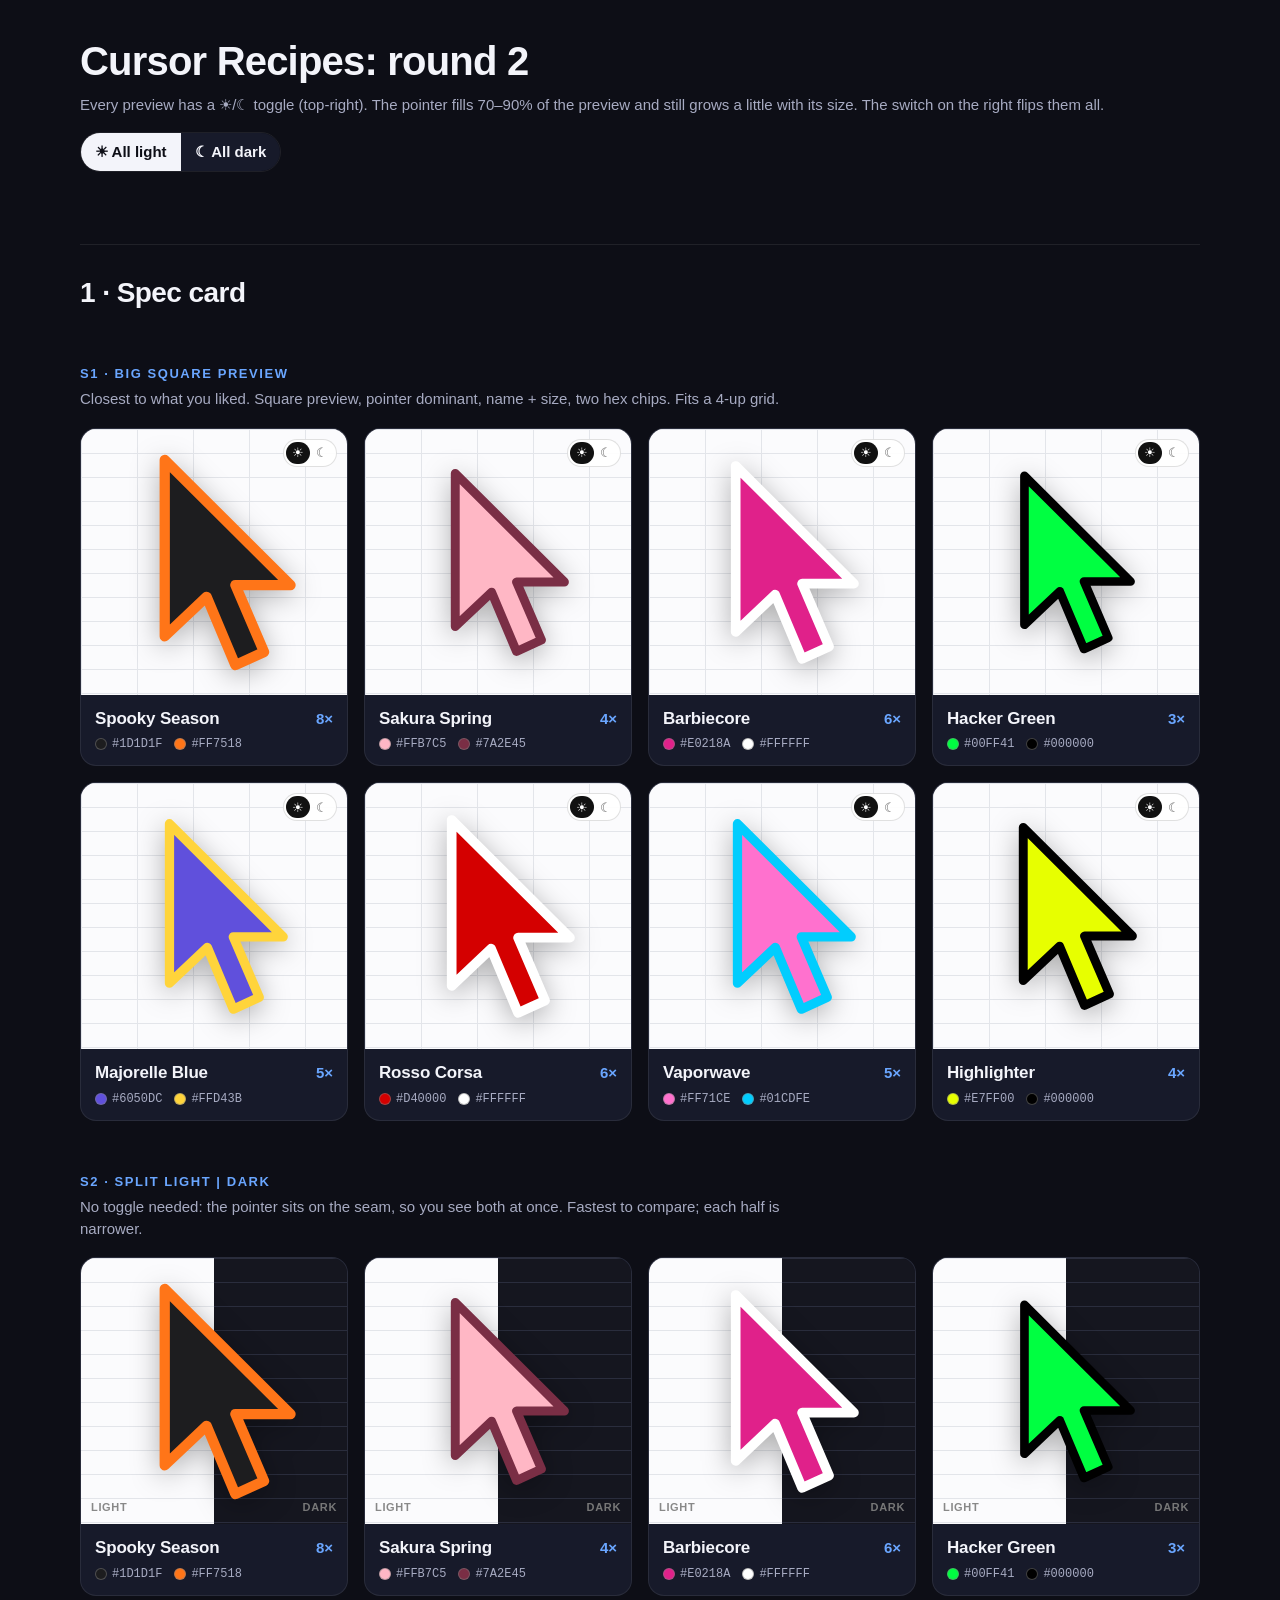
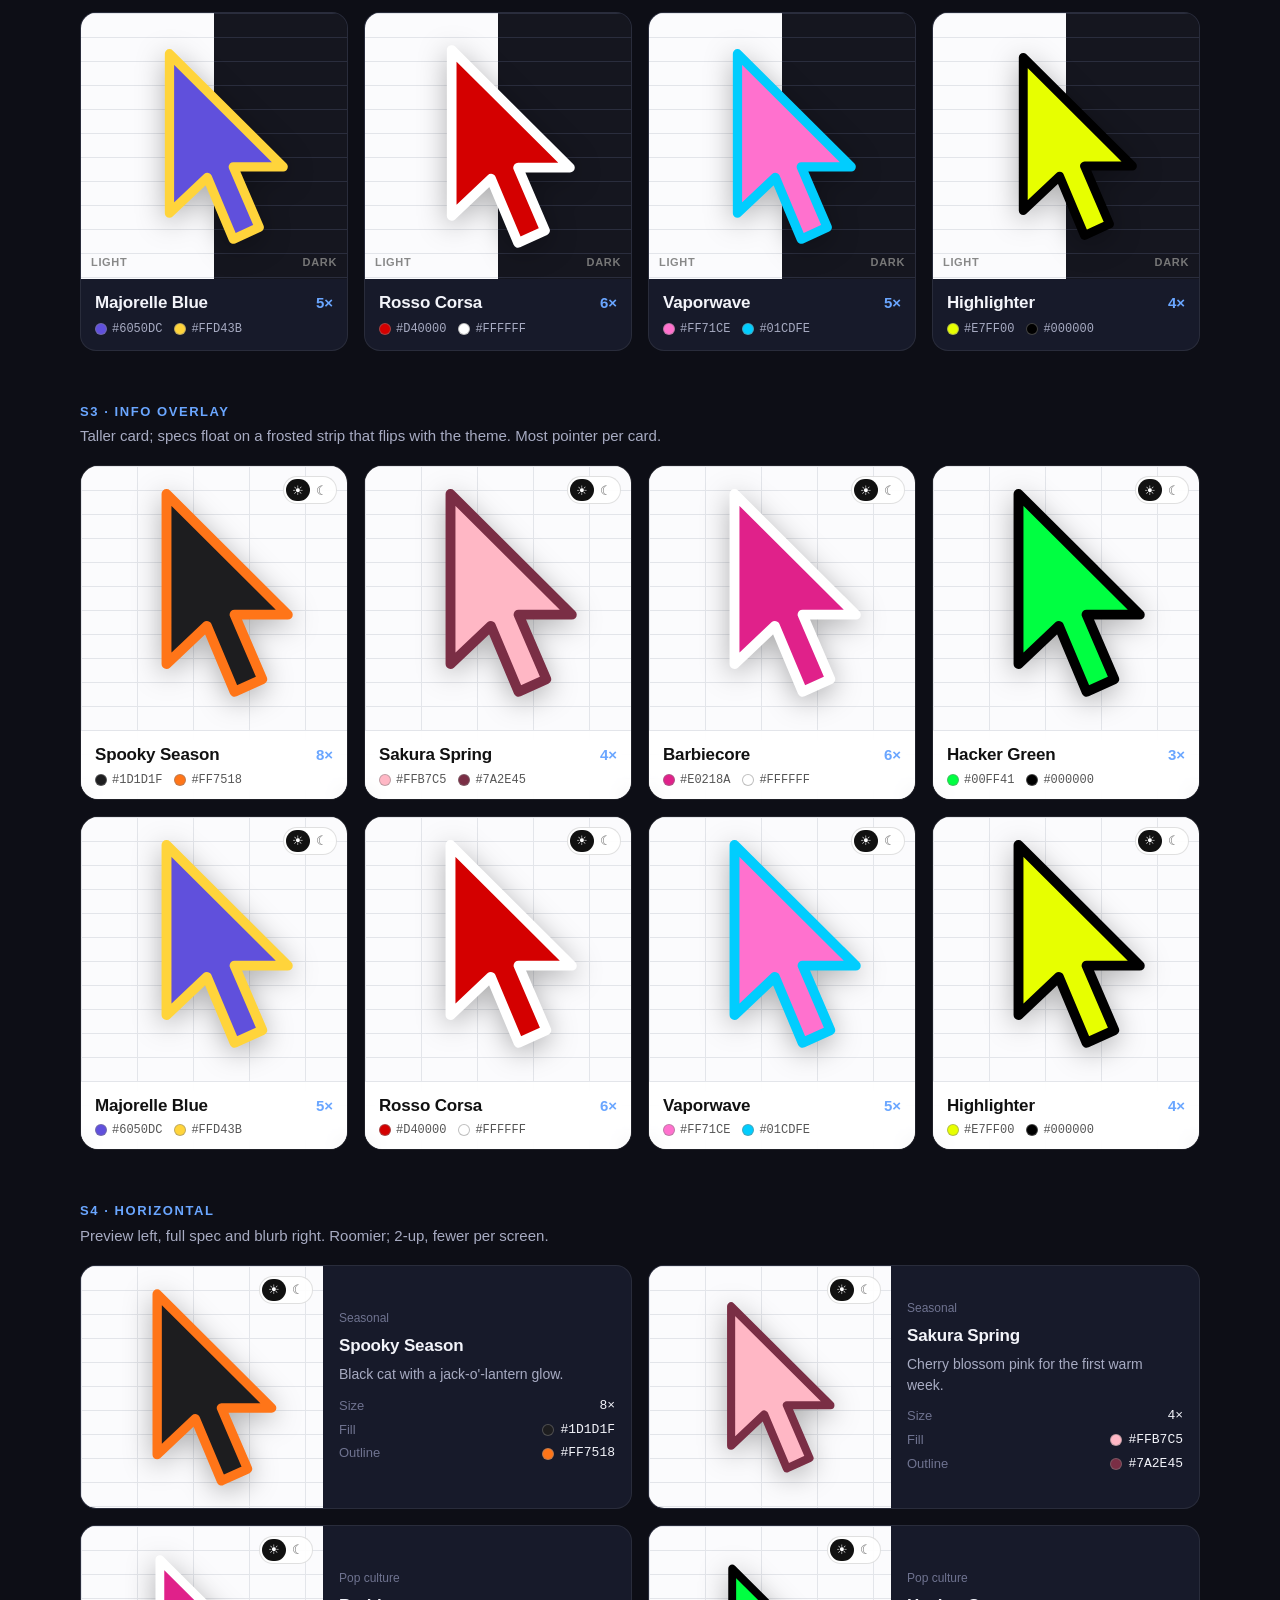
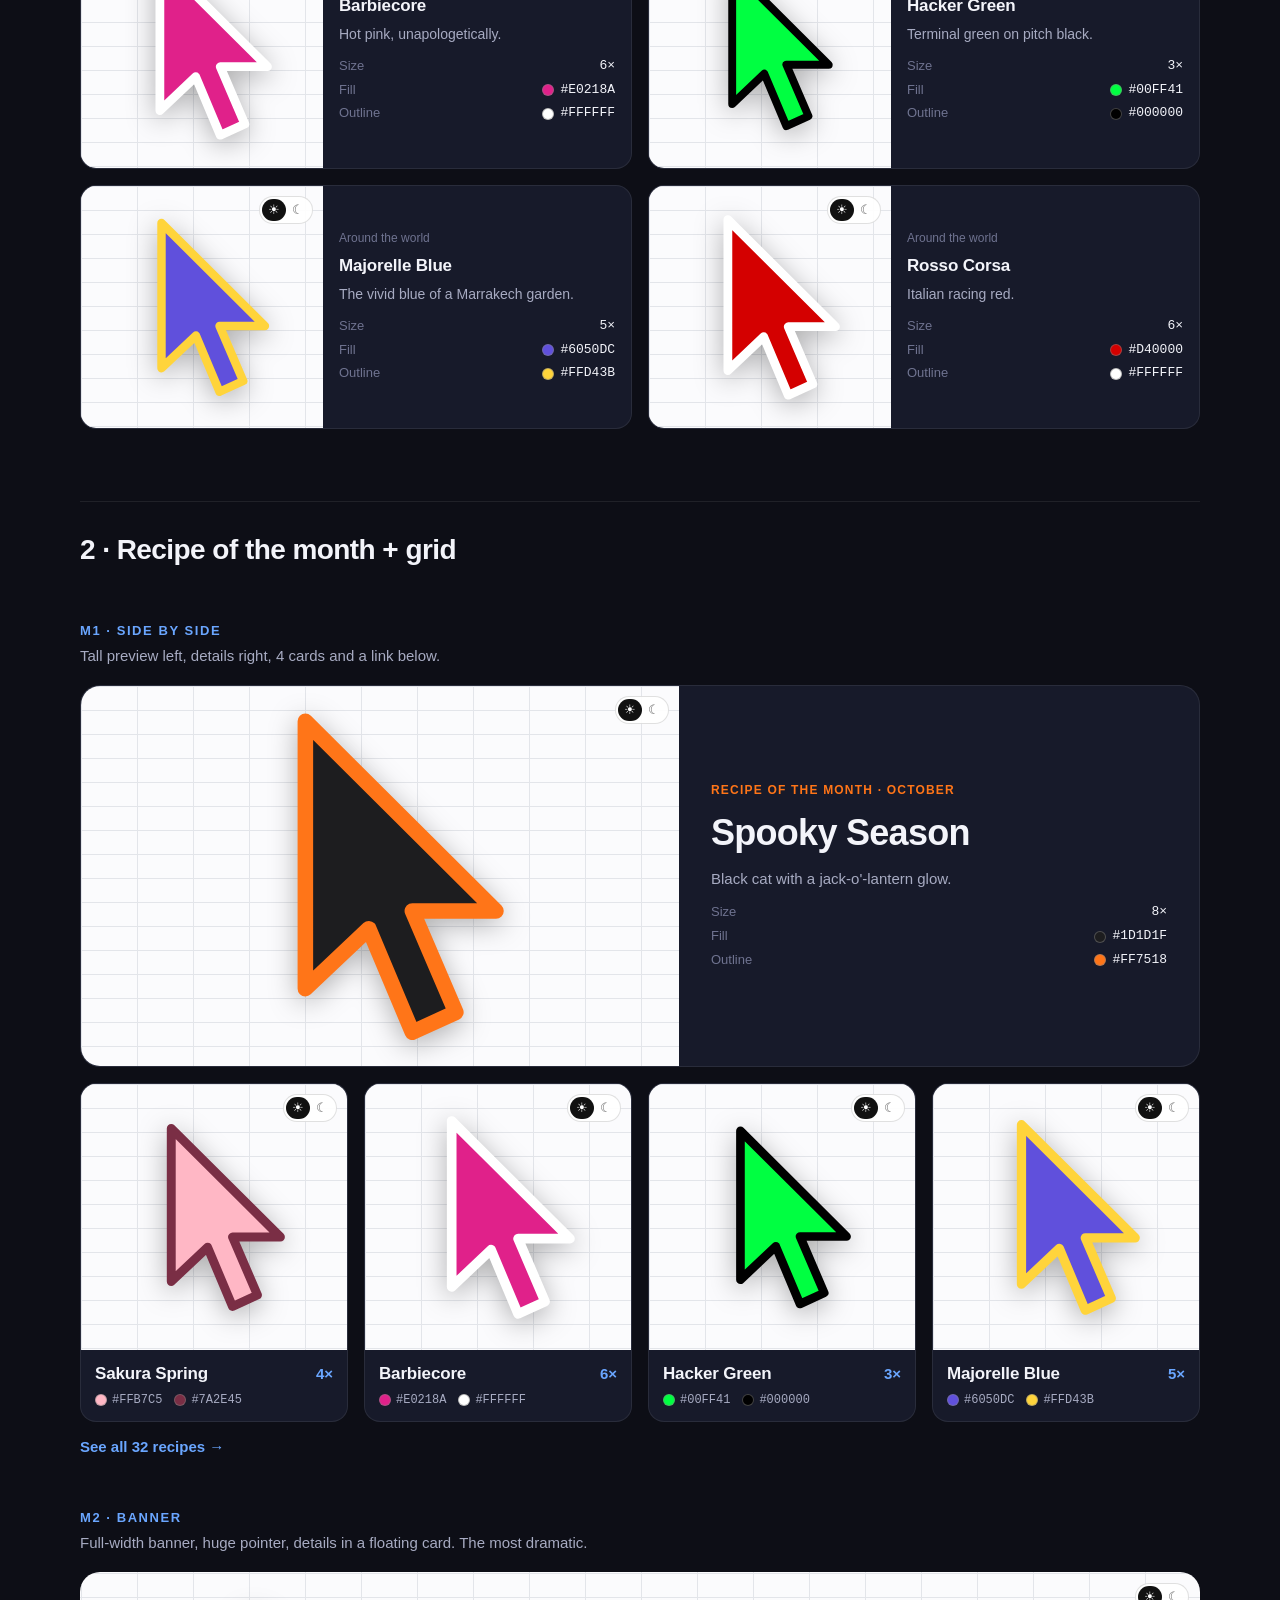
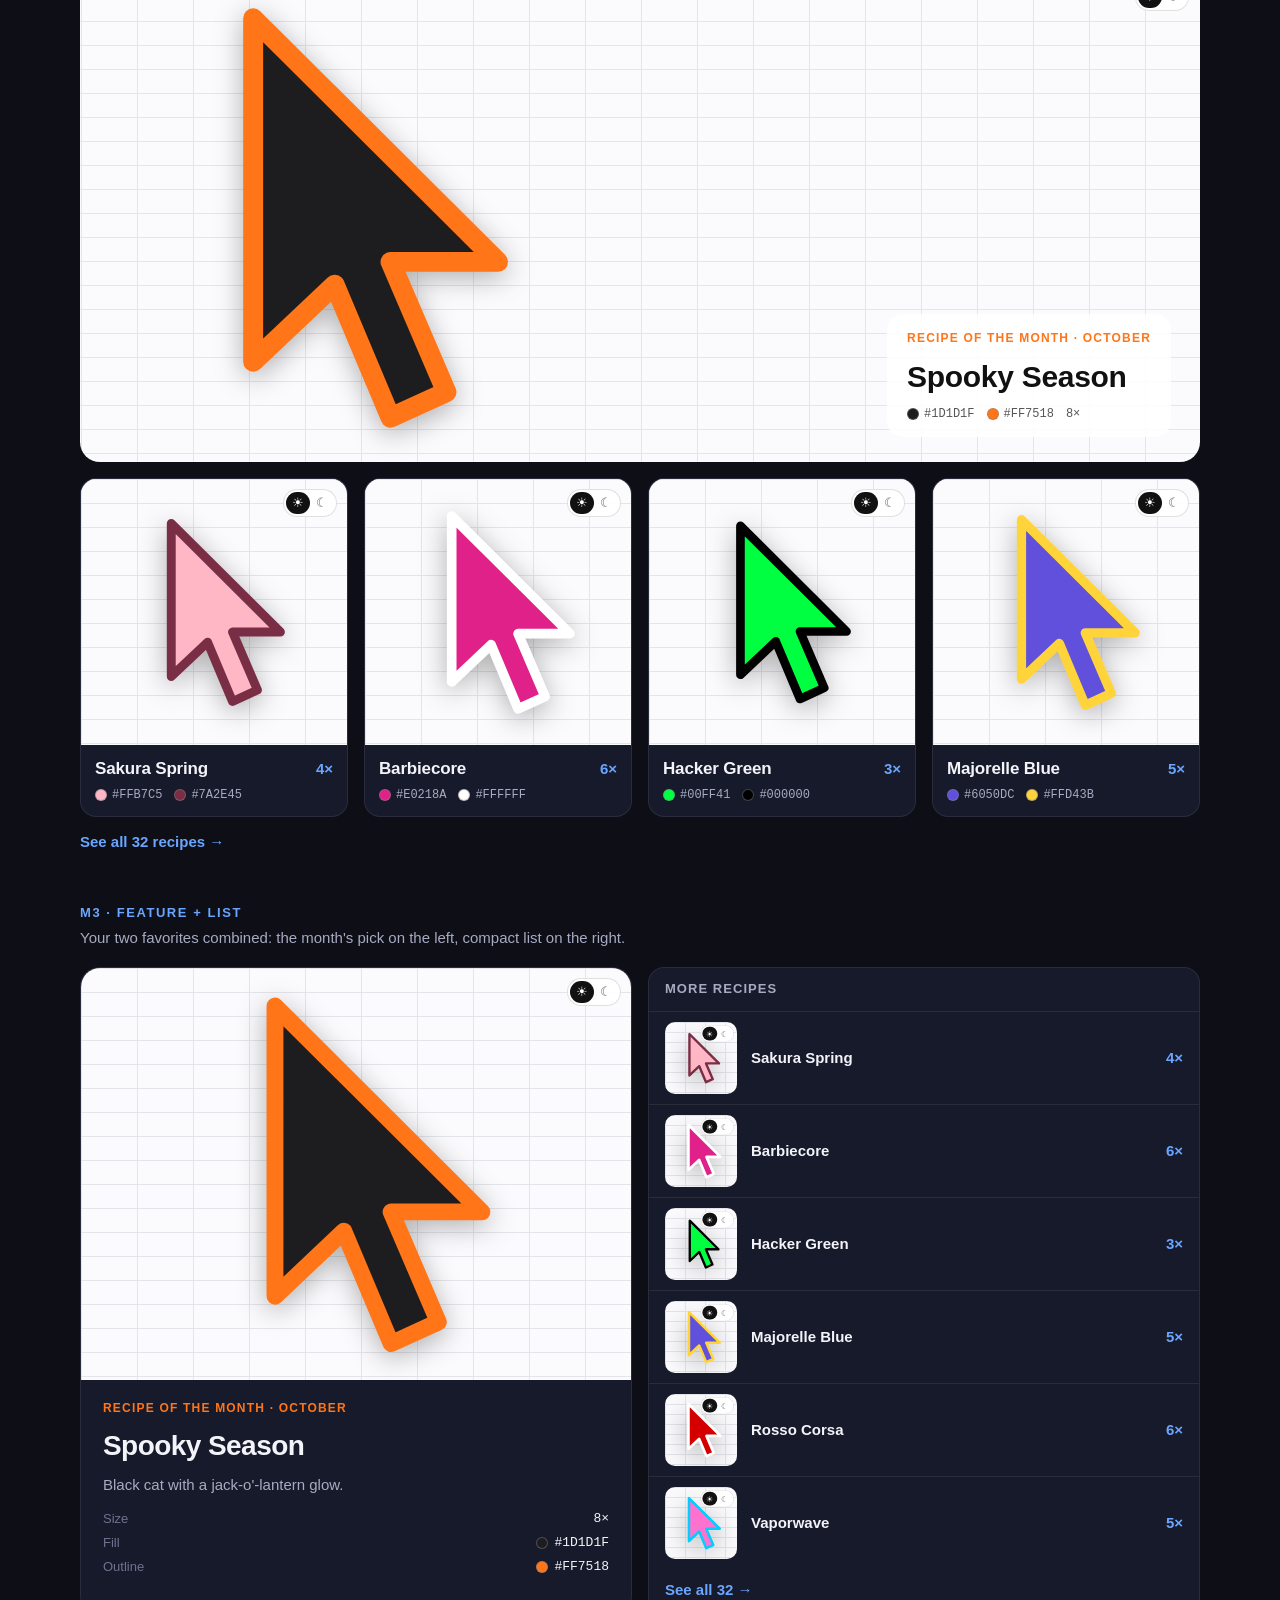
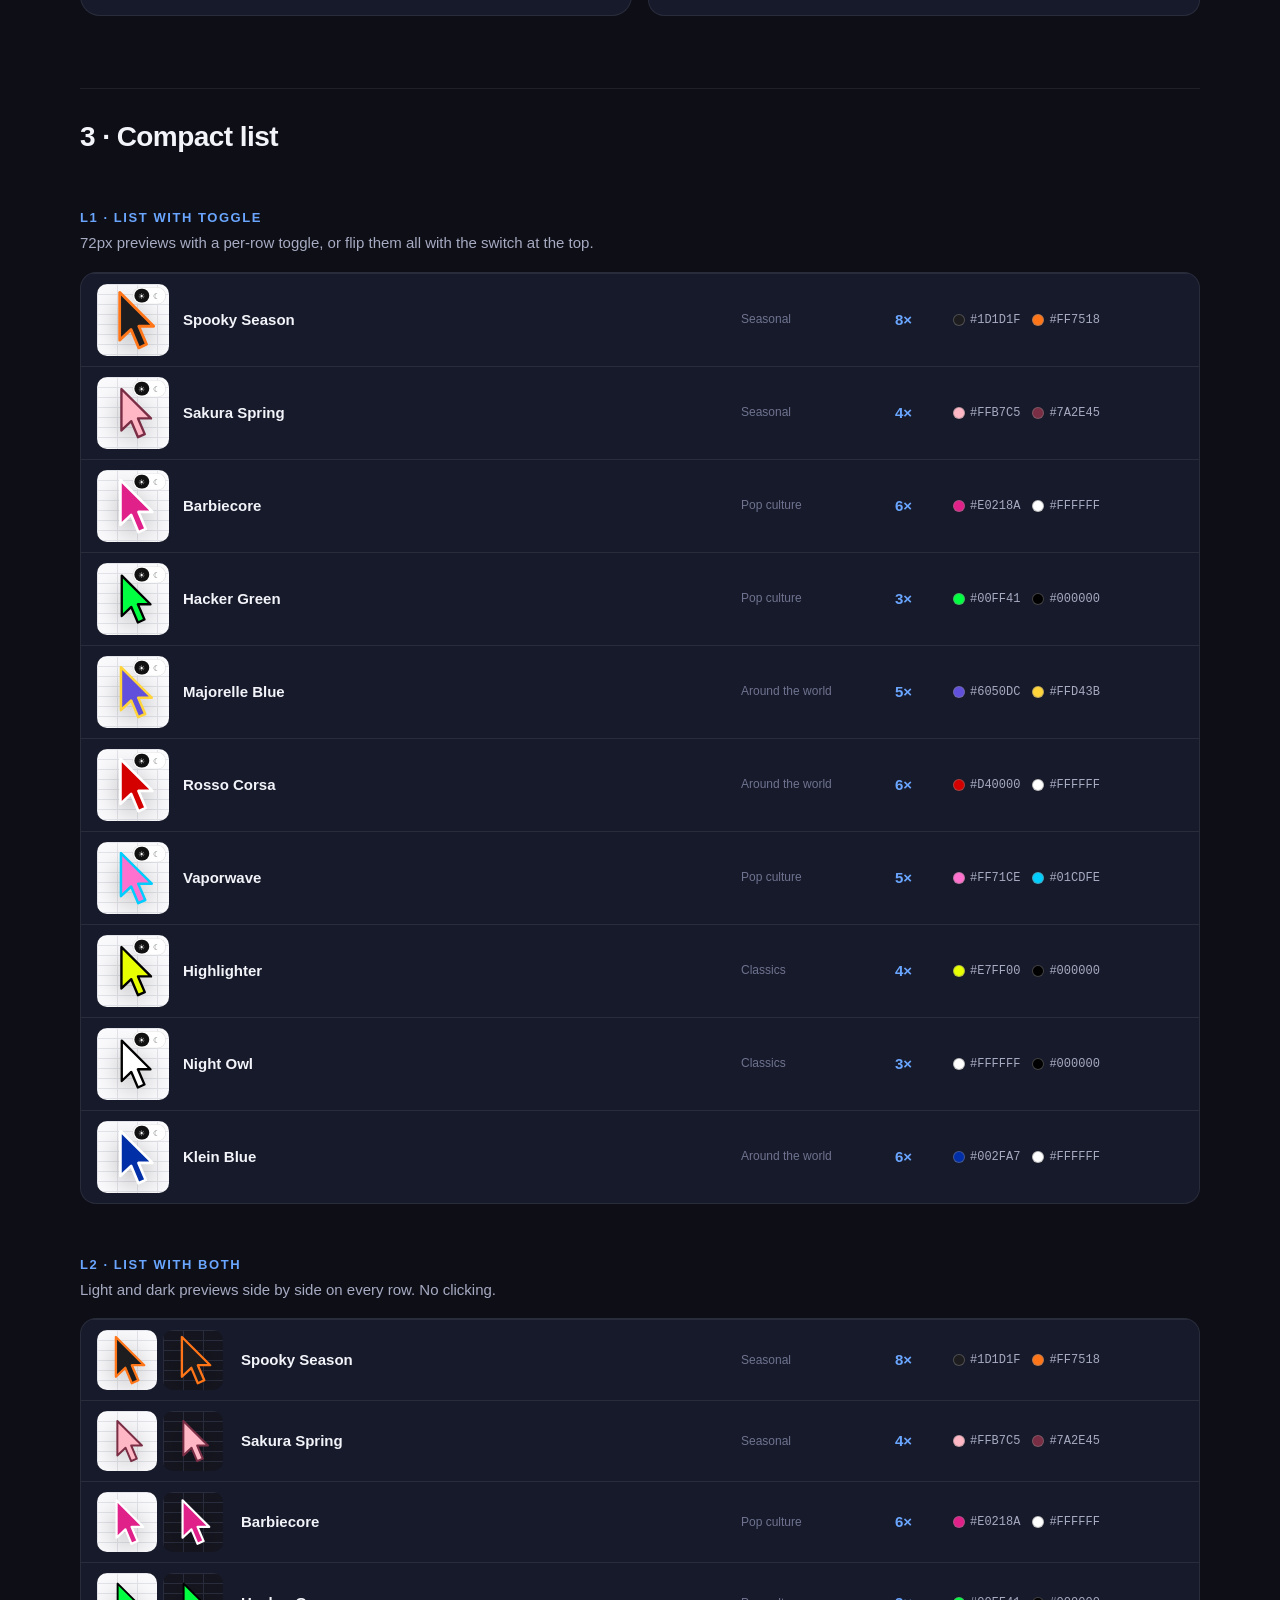
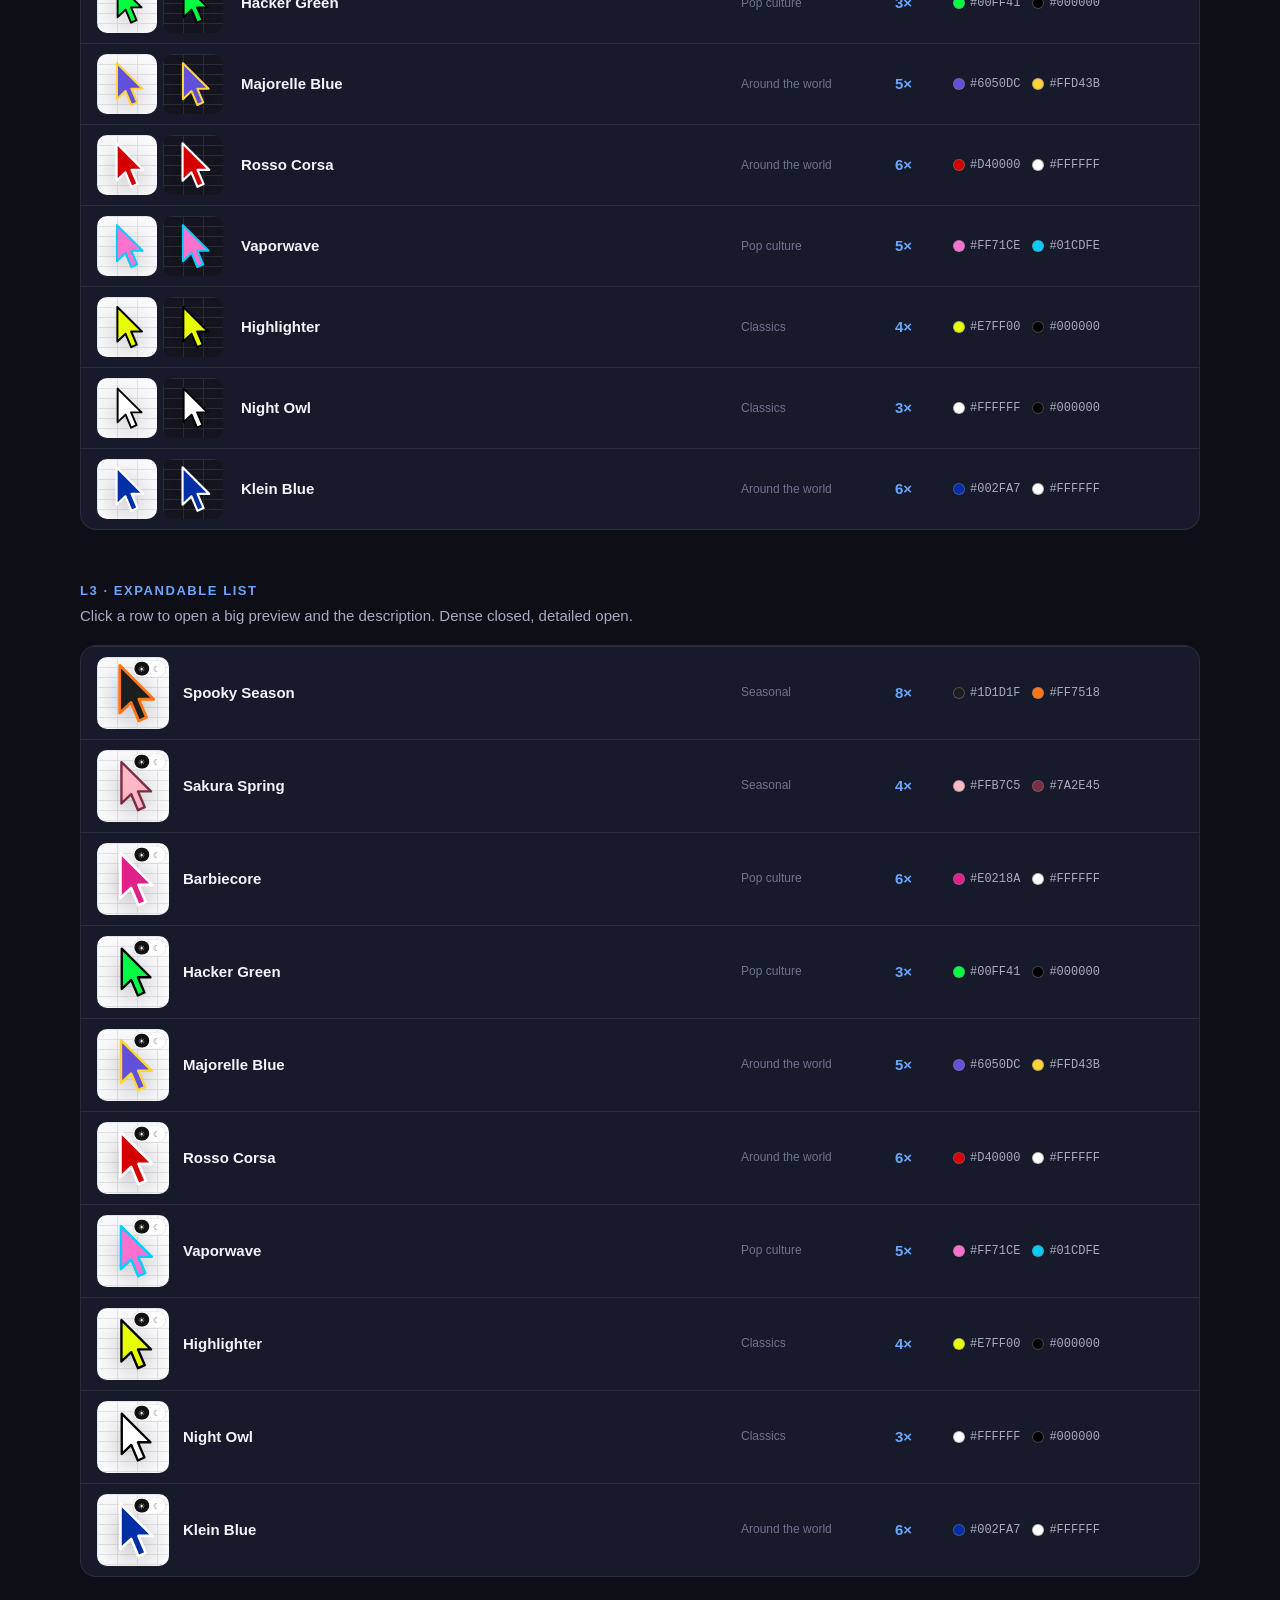
<file: design/recipes-variants-2.html>
<!doctype html><html><head><meta charset="utf-8"><meta name="viewport" content="width=device-width,initial-scale=1"><title>Recipe Variants 2</title><style>:root{--bg:#0d0e16;--panel:#171a2a;--line:rgba(255,255,255,.08);--text:#f3f4fa;--muted:#a7abc2;--faint:#6f7390;--blue:#6aa6ff}
*{box-sizing:border-box}body{margin:0;background:var(--bg);color:var(--text);font:15px/1.45 -apple-system,BlinkMacSystemFont,"SF Pro Text",sans-serif;padding:32px 16px 80px}
.wrap{max-width:1120px;margin:0 auto}h1{font-size:40px;margin:0 0 4px;letter-spacing:-.02em}.top{display:flex;justify-content:space-between;align-items:end;gap:16px;flex-wrap:wrap}
.glob{display:flex;border:1px solid var(--line);border-radius:999px;overflow:hidden;position:sticky;top:12px}.glob button{background:var(--panel);color:var(--text);border:0;padding:8px 14px;font:inherit;font-weight:700;cursor:pointer}.glob button.on{background:var(--text);color:#0d0e16}
.sec{margin-top:52px}.sec>h2{font-size:13px;letter-spacing:.12em;text-transform:uppercase;color:var(--blue);margin:0 0 4px}.sec>.note{color:var(--muted);margin:0 0 18px;max-width:760px}
.part{margin-top:72px;font-size:28px;letter-spacing:-.02em;border-top:1px solid var(--line);padding-top:28px}
.g{display:grid;gap:16px}.g4{grid-template-columns:repeat(4,1fr)}.g2{grid-template-columns:repeat(2,1fr)}.mt{margin-top:16px}
@media(max-width:900px){.g4{grid-template-columns:repeat(2,1fr)}.g2{grid-template-columns:1fr}}
h3{margin:0;font-size:17px;letter-spacing:-.01em}h4{margin:0;font-size:15px}p{margin:0}
i{width:12px;height:12px;border-radius:50%;display:inline-block;border:1px solid rgba(128,128,128,.5);flex:none}
.x{color:var(--blue);font-weight:850;font-variant-numeric:tabular-nums}
.chip{display:inline-flex;align-items:center;gap:5px;font:12px ui-monospace,Menlo,monospace;color:var(--muted)}.cs{display:flex;gap:12px;flex-wrap:wrap}
.pv{position:relative;display:grid;place-items:center;aspect-ratio:1;overflow:hidden;
  background:linear-gradient(#e3e5ea 1px,transparent 1px) 0 0/100% 24px,linear-gradient(90deg,#e3e5ea 1px,transparent 1px) 0 0/56px 100%,#fbfbfd}
.pv.dark,.pv.dk{background:linear-gradient(#2a2d3d 1px,transparent 1px) 0 0/100% 24px,linear-gradient(90deg,#2a2d3d 1px,transparent 1px) 0 0/56px 100%,#15161f}
.ar{width:auto;filter:drop-shadow(0 6px 14px rgba(0,0,0,.3));overflow:visible}
.tg{position:absolute;top:10px;right:10px;display:flex;padding:2px;border-radius:999px;border:1px solid rgba(0,0,0,.12);background:rgba(255,255,255,.9);cursor:pointer;font-size:13px;line-height:1}
.tg span{width:24px;height:22px;display:grid;place-items:center;border-radius:999px;color:#666}
.pv:not(.dark) .tg .sun{background:#111;color:#fff}.pv.dark .tg{background:rgba(30,32,45,.9);border-color:rgba(255,255,255,.15)}.pv.dark .tg .moon{background:#fff;color:#111}.pv.dark .tg .sun{color:#999}
.s1{background:var(--panel);border:1px solid var(--line);border-radius:16px;overflow:hidden}.s1 .b{padding:12px 14px 14px;display:grid;gap:6px}.hd{display:flex;justify-content:space-between;align-items:baseline;gap:8px}
.pv.split{background:none}.half{position:absolute;top:0;bottom:0;width:50%}.half.l{left:0;background:linear-gradient(#e3e5ea 1px,transparent 1px) 0 0/100% 24px,#fbfbfd}.half.d{right:0;background:linear-gradient(#2a2d3d 1px,transparent 1px) 0 0/100% 24px,#15161f}
.lbl{position:absolute;bottom:8px;font-size:11px;font-weight:700;letter-spacing:.06em;text-transform:uppercase}.ll{left:10px;color:#888}.dl{right:10px;color:#777}
.s3{border-radius:18px;overflow:hidden;border:1px solid var(--line)}.s3 .pv{aspect-ratio:4/5;place-items:start center;padding-top:8%}.s3 .ar{height:64%!important}
.ov{position:absolute;left:0;right:0;bottom:0;padding:12px 14px;background:rgba(255,255,255,.88);backdrop-filter:blur(8px);color:#111;display:grid;gap:5px}.ov .chip{color:#555}
.pv.dark .ov{background:rgba(20,21,30,.85);color:#fff}.pv.dark .ov .chip{color:#aaa}
.s4{display:grid;grid-template-columns:44% 1fr;background:var(--panel);border:1px solid var(--line);border-radius:16px;overflow:hidden}.s4 .b{padding:16px;display:grid;gap:6px;align-content:center}.s4 p{color:var(--muted);font-size:14px}
.cat{font-size:12px;color:var(--faint)}
dl{margin:6px 0 0;display:grid;gap:5px}dl div{display:flex;justify-content:space-between;font-size:13px}dt{color:var(--faint)}dd{margin:0;display:flex;gap:6px;align-items:center;font-family:ui-monospace,Menlo,monospace}
.kick{color:#ff7518;font-weight:800;font-size:12px;text-transform:uppercase;letter-spacing:.1em}.info{display:grid;gap:8px;align-content:center}.info h3{font-size:36px;letter-spacing:-.02em}.info p{color:var(--muted)}
.m1{display:grid;grid-template-columns:1.15fr 1fr;background:var(--panel);border:1px solid var(--line);border-radius:20px;overflow:hidden}.m1 .info{padding:32px}
.pv.big{aspect-ratio:auto;min-height:380px}
.m2 .pv.big{aspect-ratio:16/7;min-height:0;border-radius:20px;border:1px solid var(--line);place-items:center start;padding-left:14%}
.ov2{position:absolute;right:28px;bottom:24px;background:rgba(255,255,255,.9);color:#111;border-radius:16px;padding:16px 20px;display:grid;gap:8px;max-width:360px}.ov2 h3{font-size:30px}.ov2 .chip{color:#555}.pv.dark .ov2{background:rgba(20,21,30,.88);color:#fff}
.all{display:inline-block;margin-top:14px;color:var(--blue);font-weight:750;text-decoration:none}.all.in{margin:10px 16px 14px}
.m3{display:grid;grid-template-columns:1fr 1fr;gap:16px}.m3l{background:var(--panel);border:1px solid var(--line);border-radius:20px;overflow:hidden}.m3l .pv.big{aspect-ratio:4/3;min-height:0}.pad{padding:20px 22px 22px}.m3l .info h3{font-size:28px}
.lh{padding:12px 16px;font-weight:800;color:var(--muted);font-size:13px;text-transform:uppercase;letter-spacing:.08em}
.m3r .lr{grid-template-columns:72px 1fr auto}.m3r .lr .cat,.m3r .lr .cs{display:none}
@media(max-width:800px){.m1,.m3,.s4{grid-template-columns:1fr}}
.list{background:var(--panel);border:1px solid var(--line);border-radius:16px;overflow:hidden}
.lr{display:grid;grid-template-columns:72px 1fr 140px 44px 230px;align-items:center;gap:14px;padding:10px 16px;border-top:1px solid var(--line)}
.pv.mini{width:72px;border-radius:10px;background-size:100% 10px,20px 100%,auto}.pv.mini .tg{top:3px;right:3px;transform:scale(.62);transform-origin:top right}
.lr.two{grid-template-columns:130px 1fr 140px 44px 230px}.pair{display:flex;gap:6px}.pair .pv.mini{width:60px}
.ld summary{list-style:none;cursor:pointer}.ld summary::-webkit-details-marker{display:none}.ld[open] summary{background:rgba(255,255,255,.03)}
.exp{display:grid;grid-template-columns:240px 1fr;gap:20px;padding:16px;border-top:1px solid var(--line);align-items:center}.pv.big2{border-radius:14px}.exp p{color:var(--muted)}
@media(max-width:760px){.lr{grid-template-columns:72px 1fr 44px}.lr .cat,.lr .cs{display:none}.lr.two{grid-template-columns:130px 1fr}.lr.two .x{display:none}.exp{grid-template-columns:1fr}}
/* center the pointer absolutely so % heights resolve against the preview box */
.pv .ar{position:absolute;left:50%;top:50%;transform:translate(-42%,-50%)}
.pv.split .ar{transform:translate(-42%,-50%)}
.s3 .ar{top:6%;transform:translate(-42%,0);height:64%!important}
.m2 .pv.big .ar{left:24%}
</style></head><body>
<svg width="0" height="0" style="position:absolute"><defs><path id="arrow" d="M4 4 V90 L24.4 70.7 L38.4 104 L52.4 97.6 L38.4 65 L65.3 65 Z" transform="scale(0.93)" stroke-width="5" stroke-linejoin="round"/></defs></svg>
<div class="wrap"><div class="top"><div><h1>Cursor Recipes: round 2</h1><p style="color:var(--muted);margin:0">Every preview has a ☀/☾ toggle (top-right). The pointer fills 70–90% of the preview and still grows a little with its size. The switch on the right flips them all.</p></div>
<div class="glob"><button class="on" data-m="light">☀ All light</button><button data-m="dark">☾ All dark</button></div></div>
<h2 class="part">1 · Spec card</h2>
<div class="sec"><h2>S1 · Big square preview</h2><p class="note">Closest to what you liked. Square preview, pointer dominant, name + size, two hex chips. Fits a 4-up grid.</p><div class="g g4"><div class="s1"><div class="pv "><svg class="ar" viewBox="0 0 62 100" style="height:83%"><use href="#arrow" fill="#1D1D1F" stroke="#FF7518"/></svg><button class="tg" type="button" aria-label="Toggle light or dark background"><span class="sun">☀</span><span class="moon">☾</span></button></div><div class="b"><div class="hd"><h3>Spooky Season</h3><b class="x">8×</b></div><div class="cs"><span class="chip"><i style="background:#1D1D1F"></i>#1D1D1F</span><span class="chip"><i style="background:#FF7518"></i>#FF7518</span></div></div></div><div class="s1"><div class="pv "><svg class="ar" viewBox="0 0 62 100" style="height:72%"><use href="#arrow" fill="#FFB7C5" stroke="#7A2E45"/></svg><button class="tg" type="button" aria-label="Toggle light or dark background"><span class="sun">☀</span><span class="moon">☾</span></button></div><div class="b"><div class="hd"><h3>Sakura Spring</h3><b class="x">4×</b></div><div class="cs"><span class="chip"><i style="background:#FFB7C5"></i>#FFB7C5</span><span class="chip"><i style="background:#7A2E45"></i>#7A2E45</span></div></div></div><div class="s1"><div class="pv "><svg class="ar" viewBox="0 0 62 100" style="height:78%"><use href="#arrow" fill="#E0218A" stroke="#FFFFFF"/></svg><button class="tg" type="button" aria-label="Toggle light or dark background"><span class="sun">☀</span><span class="moon">☾</span></button></div><div class="b"><div class="hd"><h3>Barbiecore</h3><b class="x">6×</b></div><div class="cs"><span class="chip"><i style="background:#E0218A"></i>#E0218A</span><span class="chip"><i style="background:#FFFFFF"></i>#FFFFFF</span></div></div></div><div class="s1"><div class="pv "><svg class="ar" viewBox="0 0 62 100" style="height:70%"><use href="#arrow" fill="#00FF41" stroke="#000000"/></svg><button class="tg" type="button" aria-label="Toggle light or dark background"><span class="sun">☀</span><span class="moon">☾</span></button></div><div class="b"><div class="hd"><h3>Hacker Green</h3><b class="x">3×</b></div><div class="cs"><span class="chip"><i style="background:#00FF41"></i>#00FF41</span><span class="chip"><i style="background:#000000"></i>#000000</span></div></div></div><div class="s1"><div class="pv "><svg class="ar" viewBox="0 0 62 100" style="height:75%"><use href="#arrow" fill="#6050DC" stroke="#FFD43B"/></svg><button class="tg" type="button" aria-label="Toggle light or dark background"><span class="sun">☀</span><span class="moon">☾</span></button></div><div class="b"><div class="hd"><h3>Majorelle Blue</h3><b class="x">5×</b></div><div class="cs"><span class="chip"><i style="background:#6050DC"></i>#6050DC</span><span class="chip"><i style="background:#FFD43B"></i>#FFD43B</span></div></div></div><div class="s1"><div class="pv "><svg class="ar" viewBox="0 0 62 100" style="height:78%"><use href="#arrow" fill="#D40000" stroke="#FFFFFF"/></svg><button class="tg" type="button" aria-label="Toggle light or dark background"><span class="sun">☀</span><span class="moon">☾</span></button></div><div class="b"><div class="hd"><h3>Rosso Corsa</h3><b class="x">6×</b></div><div class="cs"><span class="chip"><i style="background:#D40000"></i>#D40000</span><span class="chip"><i style="background:#FFFFFF"></i>#FFFFFF</span></div></div></div><div class="s1"><div class="pv "><svg class="ar" viewBox="0 0 62 100" style="height:75%"><use href="#arrow" fill="#FF71CE" stroke="#01CDFE"/></svg><button class="tg" type="button" aria-label="Toggle light or dark background"><span class="sun">☀</span><span class="moon">☾</span></button></div><div class="b"><div class="hd"><h3>Vaporwave</h3><b class="x">5×</b></div><div class="cs"><span class="chip"><i style="background:#FF71CE"></i>#FF71CE</span><span class="chip"><i style="background:#01CDFE"></i>#01CDFE</span></div></div></div><div class="s1"><div class="pv "><svg class="ar" viewBox="0 0 62 100" style="height:72%"><use href="#arrow" fill="#E7FF00" stroke="#000000"/></svg><button class="tg" type="button" aria-label="Toggle light or dark background"><span class="sun">☀</span><span class="moon">☾</span></button></div><div class="b"><div class="hd"><h3>Highlighter</h3><b class="x">4×</b></div><div class="cs"><span class="chip"><i style="background:#E7FF00"></i>#E7FF00</span><span class="chip"><i style="background:#000000"></i>#000000</span></div></div></div></div></div>
<div class="sec"><h2>S2 · Split light | dark</h2><p class="note">No toggle needed: the pointer sits on the seam, so you see both at once. Fastest to compare; each half is narrower.</p><div class="g g4"><div class="s1"><div class="pv split"><div class="half l"></div><div class="half d"></div><svg class="ar" viewBox="0 0 62 100" style="height:83%"><use href="#arrow" fill="#1D1D1F" stroke="#FF7518"/></svg><span class="lbl ll">Light</span><span class="lbl dl">Dark</span></div><div class="b"><div class="hd"><h3>Spooky Season</h3><b class="x">8×</b></div><div class="cs"><span class="chip"><i style="background:#1D1D1F"></i>#1D1D1F</span><span class="chip"><i style="background:#FF7518"></i>#FF7518</span></div></div></div><div class="s1"><div class="pv split"><div class="half l"></div><div class="half d"></div><svg class="ar" viewBox="0 0 62 100" style="height:72%"><use href="#arrow" fill="#FFB7C5" stroke="#7A2E45"/></svg><span class="lbl ll">Light</span><span class="lbl dl">Dark</span></div><div class="b"><div class="hd"><h3>Sakura Spring</h3><b class="x">4×</b></div><div class="cs"><span class="chip"><i style="background:#FFB7C5"></i>#FFB7C5</span><span class="chip"><i style="background:#7A2E45"></i>#7A2E45</span></div></div></div><div class="s1"><div class="pv split"><div class="half l"></div><div class="half d"></div><svg class="ar" viewBox="0 0 62 100" style="height:78%"><use href="#arrow" fill="#E0218A" stroke="#FFFFFF"/></svg><span class="lbl ll">Light</span><span class="lbl dl">Dark</span></div><div class="b"><div class="hd"><h3>Barbiecore</h3><b class="x">6×</b></div><div class="cs"><span class="chip"><i style="background:#E0218A"></i>#E0218A</span><span class="chip"><i style="background:#FFFFFF"></i>#FFFFFF</span></div></div></div><div class="s1"><div class="pv split"><div class="half l"></div><div class="half d"></div><svg class="ar" viewBox="0 0 62 100" style="height:70%"><use href="#arrow" fill="#00FF41" stroke="#000000"/></svg><span class="lbl ll">Light</span><span class="lbl dl">Dark</span></div><div class="b"><div class="hd"><h3>Hacker Green</h3><b class="x">3×</b></div><div class="cs"><span class="chip"><i style="background:#00FF41"></i>#00FF41</span><span class="chip"><i style="background:#000000"></i>#000000</span></div></div></div><div class="s1"><div class="pv split"><div class="half l"></div><div class="half d"></div><svg class="ar" viewBox="0 0 62 100" style="height:75%"><use href="#arrow" fill="#6050DC" stroke="#FFD43B"/></svg><span class="lbl ll">Light</span><span class="lbl dl">Dark</span></div><div class="b"><div class="hd"><h3>Majorelle Blue</h3><b class="x">5×</b></div><div class="cs"><span class="chip"><i style="background:#6050DC"></i>#6050DC</span><span class="chip"><i style="background:#FFD43B"></i>#FFD43B</span></div></div></div><div class="s1"><div class="pv split"><div class="half l"></div><div class="half d"></div><svg class="ar" viewBox="0 0 62 100" style="height:78%"><use href="#arrow" fill="#D40000" stroke="#FFFFFF"/></svg><span class="lbl ll">Light</span><span class="lbl dl">Dark</span></div><div class="b"><div class="hd"><h3>Rosso Corsa</h3><b class="x">6×</b></div><div class="cs"><span class="chip"><i style="background:#D40000"></i>#D40000</span><span class="chip"><i style="background:#FFFFFF"></i>#FFFFFF</span></div></div></div><div class="s1"><div class="pv split"><div class="half l"></div><div class="half d"></div><svg class="ar" viewBox="0 0 62 100" style="height:75%"><use href="#arrow" fill="#FF71CE" stroke="#01CDFE"/></svg><span class="lbl ll">Light</span><span class="lbl dl">Dark</span></div><div class="b"><div class="hd"><h3>Vaporwave</h3><b class="x">5×</b></div><div class="cs"><span class="chip"><i style="background:#FF71CE"></i>#FF71CE</span><span class="chip"><i style="background:#01CDFE"></i>#01CDFE</span></div></div></div><div class="s1"><div class="pv split"><div class="half l"></div><div class="half d"></div><svg class="ar" viewBox="0 0 62 100" style="height:72%"><use href="#arrow" fill="#E7FF00" stroke="#000000"/></svg><span class="lbl ll">Light</span><span class="lbl dl">Dark</span></div><div class="b"><div class="hd"><h3>Highlighter</h3><b class="x">4×</b></div><div class="cs"><span class="chip"><i style="background:#E7FF00"></i>#E7FF00</span><span class="chip"><i style="background:#000000"></i>#000000</span></div></div></div></div></div>
<div class="sec"><h2>S3 · Info overlay</h2><p class="note">Taller card; specs float on a frosted strip that flips with the theme. Most pointer per card.</p><div class="g g4"><div class="s3"><div class="pv "><svg class="ar" viewBox="0 0 62 100" style="height:83%"><use href="#arrow" fill="#1D1D1F" stroke="#FF7518"/></svg><button class="tg" type="button" aria-label="Toggle light or dark background"><span class="sun">☀</span><span class="moon">☾</span></button><div class="ov"><div class="hd"><h3>Spooky Season</h3><b class="x">8×</b></div><div class="cs"><span class="chip"><i style="background:#1D1D1F"></i>#1D1D1F</span><span class="chip"><i style="background:#FF7518"></i>#FF7518</span></div></div></div></div><div class="s3"><div class="pv "><svg class="ar" viewBox="0 0 62 100" style="height:72%"><use href="#arrow" fill="#FFB7C5" stroke="#7A2E45"/></svg><button class="tg" type="button" aria-label="Toggle light or dark background"><span class="sun">☀</span><span class="moon">☾</span></button><div class="ov"><div class="hd"><h3>Sakura Spring</h3><b class="x">4×</b></div><div class="cs"><span class="chip"><i style="background:#FFB7C5"></i>#FFB7C5</span><span class="chip"><i style="background:#7A2E45"></i>#7A2E45</span></div></div></div></div><div class="s3"><div class="pv "><svg class="ar" viewBox="0 0 62 100" style="height:78%"><use href="#arrow" fill="#E0218A" stroke="#FFFFFF"/></svg><button class="tg" type="button" aria-label="Toggle light or dark background"><span class="sun">☀</span><span class="moon">☾</span></button><div class="ov"><div class="hd"><h3>Barbiecore</h3><b class="x">6×</b></div><div class="cs"><span class="chip"><i style="background:#E0218A"></i>#E0218A</span><span class="chip"><i style="background:#FFFFFF"></i>#FFFFFF</span></div></div></div></div><div class="s3"><div class="pv "><svg class="ar" viewBox="0 0 62 100" style="height:70%"><use href="#arrow" fill="#00FF41" stroke="#000000"/></svg><button class="tg" type="button" aria-label="Toggle light or dark background"><span class="sun">☀</span><span class="moon">☾</span></button><div class="ov"><div class="hd"><h3>Hacker Green</h3><b class="x">3×</b></div><div class="cs"><span class="chip"><i style="background:#00FF41"></i>#00FF41</span><span class="chip"><i style="background:#000000"></i>#000000</span></div></div></div></div><div class="s3"><div class="pv "><svg class="ar" viewBox="0 0 62 100" style="height:75%"><use href="#arrow" fill="#6050DC" stroke="#FFD43B"/></svg><button class="tg" type="button" aria-label="Toggle light or dark background"><span class="sun">☀</span><span class="moon">☾</span></button><div class="ov"><div class="hd"><h3>Majorelle Blue</h3><b class="x">5×</b></div><div class="cs"><span class="chip"><i style="background:#6050DC"></i>#6050DC</span><span class="chip"><i style="background:#FFD43B"></i>#FFD43B</span></div></div></div></div><div class="s3"><div class="pv "><svg class="ar" viewBox="0 0 62 100" style="height:78%"><use href="#arrow" fill="#D40000" stroke="#FFFFFF"/></svg><button class="tg" type="button" aria-label="Toggle light or dark background"><span class="sun">☀</span><span class="moon">☾</span></button><div class="ov"><div class="hd"><h3>Rosso Corsa</h3><b class="x">6×</b></div><div class="cs"><span class="chip"><i style="background:#D40000"></i>#D40000</span><span class="chip"><i style="background:#FFFFFF"></i>#FFFFFF</span></div></div></div></div><div class="s3"><div class="pv "><svg class="ar" viewBox="0 0 62 100" style="height:75%"><use href="#arrow" fill="#FF71CE" stroke="#01CDFE"/></svg><button class="tg" type="button" aria-label="Toggle light or dark background"><span class="sun">☀</span><span class="moon">☾</span></button><div class="ov"><div class="hd"><h3>Vaporwave</h3><b class="x">5×</b></div><div class="cs"><span class="chip"><i style="background:#FF71CE"></i>#FF71CE</span><span class="chip"><i style="background:#01CDFE"></i>#01CDFE</span></div></div></div></div><div class="s3"><div class="pv "><svg class="ar" viewBox="0 0 62 100" style="height:72%"><use href="#arrow" fill="#E7FF00" stroke="#000000"/></svg><button class="tg" type="button" aria-label="Toggle light or dark background"><span class="sun">☀</span><span class="moon">☾</span></button><div class="ov"><div class="hd"><h3>Highlighter</h3><b class="x">4×</b></div><div class="cs"><span class="chip"><i style="background:#E7FF00"></i>#E7FF00</span><span class="chip"><i style="background:#000000"></i>#000000</span></div></div></div></div></div></div>
<div class="sec"><h2>S4 · Horizontal</h2><p class="note">Preview left, full spec and blurb right. Roomier; 2-up, fewer per screen.</p><div class="g g2"><div class="s4"><div class="pv "><svg class="ar" viewBox="0 0 62 100" style="height:83%"><use href="#arrow" fill="#1D1D1F" stroke="#FF7518"/></svg><button class="tg" type="button" aria-label="Toggle light or dark background"><span class="sun">☀</span><span class="moon">☾</span></button></div><div class="b"><span class="cat">Seasonal</span><h3>Spooky Season</h3><p>Black cat with a jack-o&#x27;-lantern glow.</p><dl><div><dt>Size</dt><dd>8×</dd></div><div><dt>Fill</dt><dd><i style="background:#1D1D1F"></i>#1D1D1F</dd></div><div><dt>Outline</dt><dd><i style="background:#FF7518"></i>#FF7518</dd></div></dl></div></div><div class="s4"><div class="pv "><svg class="ar" viewBox="0 0 62 100" style="height:72%"><use href="#arrow" fill="#FFB7C5" stroke="#7A2E45"/></svg><button class="tg" type="button" aria-label="Toggle light or dark background"><span class="sun">☀</span><span class="moon">☾</span></button></div><div class="b"><span class="cat">Seasonal</span><h3>Sakura Spring</h3><p>Cherry blossom pink for the first warm week.</p><dl><div><dt>Size</dt><dd>4×</dd></div><div><dt>Fill</dt><dd><i style="background:#FFB7C5"></i>#FFB7C5</dd></div><div><dt>Outline</dt><dd><i style="background:#7A2E45"></i>#7A2E45</dd></div></dl></div></div><div class="s4"><div class="pv "><svg class="ar" viewBox="0 0 62 100" style="height:78%"><use href="#arrow" fill="#E0218A" stroke="#FFFFFF"/></svg><button class="tg" type="button" aria-label="Toggle light or dark background"><span class="sun">☀</span><span class="moon">☾</span></button></div><div class="b"><span class="cat">Pop culture</span><h3>Barbiecore</h3><p>Hot pink, unapologetically.</p><dl><div><dt>Size</dt><dd>6×</dd></div><div><dt>Fill</dt><dd><i style="background:#E0218A"></i>#E0218A</dd></div><div><dt>Outline</dt><dd><i style="background:#FFFFFF"></i>#FFFFFF</dd></div></dl></div></div><div class="s4"><div class="pv "><svg class="ar" viewBox="0 0 62 100" style="height:70%"><use href="#arrow" fill="#00FF41" stroke="#000000"/></svg><button class="tg" type="button" aria-label="Toggle light or dark background"><span class="sun">☀</span><span class="moon">☾</span></button></div><div class="b"><span class="cat">Pop culture</span><h3>Hacker Green</h3><p>Terminal green on pitch black.</p><dl><div><dt>Size</dt><dd>3×</dd></div><div><dt>Fill</dt><dd><i style="background:#00FF41"></i>#00FF41</dd></div><div><dt>Outline</dt><dd><i style="background:#000000"></i>#000000</dd></div></dl></div></div><div class="s4"><div class="pv "><svg class="ar" viewBox="0 0 62 100" style="height:75%"><use href="#arrow" fill="#6050DC" stroke="#FFD43B"/></svg><button class="tg" type="button" aria-label="Toggle light or dark background"><span class="sun">☀</span><span class="moon">☾</span></button></div><div class="b"><span class="cat">Around the world</span><h3>Majorelle Blue</h3><p>The vivid blue of a Marrakech garden.</p><dl><div><dt>Size</dt><dd>5×</dd></div><div><dt>Fill</dt><dd><i style="background:#6050DC"></i>#6050DC</dd></div><div><dt>Outline</dt><dd><i style="background:#FFD43B"></i>#FFD43B</dd></div></dl></div></div><div class="s4"><div class="pv "><svg class="ar" viewBox="0 0 62 100" style="height:78%"><use href="#arrow" fill="#D40000" stroke="#FFFFFF"/></svg><button class="tg" type="button" aria-label="Toggle light or dark background"><span class="sun">☀</span><span class="moon">☾</span></button></div><div class="b"><span class="cat">Around the world</span><h3>Rosso Corsa</h3><p>Italian racing red.</p><dl><div><dt>Size</dt><dd>6×</dd></div><div><dt>Fill</dt><dd><i style="background:#D40000"></i>#D40000</dd></div><div><dt>Outline</dt><dd><i style="background:#FFFFFF"></i>#FFFFFF</dd></div></dl></div></div></div></div>
<h2 class="part">2 · Recipe of the month + grid</h2>
<div class="sec"><h2>M1 · Side by side</h2><p class="note">Tall preview left, details right, 4 cards and a link below.</p><div class="m1"><div class="pv big"><svg class="ar" viewBox="0 0 62 100" style="height:88%"><use href="#arrow" fill="#1D1D1F" stroke="#FF7518"/></svg><button class="tg" type="button" aria-label="Toggle light or dark background"><span class="sun">☀</span><span class="moon">☾</span></button></div><div class="info"><span class="kick">Recipe of the month · October</span><h3>Spooky Season</h3><p>Black cat with a jack-o&#x27;-lantern glow.</p><dl><div><dt>Size</dt><dd>8×</dd></div><div><dt>Fill</dt><dd><i style="background:#1D1D1F"></i>#1D1D1F</dd></div><div><dt>Outline</dt><dd><i style="background:#FF7518"></i>#FF7518</dd></div></dl></div></div><div class="g g4 mt"><div class="s1"><div class="pv "><svg class="ar" viewBox="0 0 62 100" style="height:72%"><use href="#arrow" fill="#FFB7C5" stroke="#7A2E45"/></svg><button class="tg" type="button" aria-label="Toggle light or dark background"><span class="sun">☀</span><span class="moon">☾</span></button></div><div class="b"><div class="hd"><h3>Sakura Spring</h3><b class="x">4×</b></div><div class="cs"><span class="chip"><i style="background:#FFB7C5"></i>#FFB7C5</span><span class="chip"><i style="background:#7A2E45"></i>#7A2E45</span></div></div></div><div class="s1"><div class="pv "><svg class="ar" viewBox="0 0 62 100" style="height:78%"><use href="#arrow" fill="#E0218A" stroke="#FFFFFF"/></svg><button class="tg" type="button" aria-label="Toggle light or dark background"><span class="sun">☀</span><span class="moon">☾</span></button></div><div class="b"><div class="hd"><h3>Barbiecore</h3><b class="x">6×</b></div><div class="cs"><span class="chip"><i style="background:#E0218A"></i>#E0218A</span><span class="chip"><i style="background:#FFFFFF"></i>#FFFFFF</span></div></div></div><div class="s1"><div class="pv "><svg class="ar" viewBox="0 0 62 100" style="height:70%"><use href="#arrow" fill="#00FF41" stroke="#000000"/></svg><button class="tg" type="button" aria-label="Toggle light or dark background"><span class="sun">☀</span><span class="moon">☾</span></button></div><div class="b"><div class="hd"><h3>Hacker Green</h3><b class="x">3×</b></div><div class="cs"><span class="chip"><i style="background:#00FF41"></i>#00FF41</span><span class="chip"><i style="background:#000000"></i>#000000</span></div></div></div><div class="s1"><div class="pv "><svg class="ar" viewBox="0 0 62 100" style="height:75%"><use href="#arrow" fill="#6050DC" stroke="#FFD43B"/></svg><button class="tg" type="button" aria-label="Toggle light or dark background"><span class="sun">☀</span><span class="moon">☾</span></button></div><div class="b"><div class="hd"><h3>Majorelle Blue</h3><b class="x">5×</b></div><div class="cs"><span class="chip"><i style="background:#6050DC"></i>#6050DC</span><span class="chip"><i style="background:#FFD43B"></i>#FFD43B</span></div></div></div></div><a class="all" href="#">See all 32 recipes →</a></div>
<div class="sec"><h2>M2 · Banner</h2><p class="note">Full-width banner, huge pointer, details in a floating card. The most dramatic.</p><div class="m2"><div class="pv big"><svg class="ar" viewBox="0 0 62 100" style="height:88%"><use href="#arrow" fill="#1D1D1F" stroke="#FF7518"/></svg><button class="tg" type="button" aria-label="Toggle light or dark background"><span class="sun">☀</span><span class="moon">☾</span></button><div class="ov2"><span class="kick">Recipe of the month · October</span><h3>Spooky Season</h3><div class="cs"><span class="chip"><i style="background:#1D1D1F"></i>#1D1D1F</span><span class="chip"><i style="background:#FF7518"></i>#FF7518</span><span class="chip">8×</span></div></div></div></div><div class="g g4 mt"><div class="s1"><div class="pv "><svg class="ar" viewBox="0 0 62 100" style="height:72%"><use href="#arrow" fill="#FFB7C5" stroke="#7A2E45"/></svg><button class="tg" type="button" aria-label="Toggle light or dark background"><span class="sun">☀</span><span class="moon">☾</span></button></div><div class="b"><div class="hd"><h3>Sakura Spring</h3><b class="x">4×</b></div><div class="cs"><span class="chip"><i style="background:#FFB7C5"></i>#FFB7C5</span><span class="chip"><i style="background:#7A2E45"></i>#7A2E45</span></div></div></div><div class="s1"><div class="pv "><svg class="ar" viewBox="0 0 62 100" style="height:78%"><use href="#arrow" fill="#E0218A" stroke="#FFFFFF"/></svg><button class="tg" type="button" aria-label="Toggle light or dark background"><span class="sun">☀</span><span class="moon">☾</span></button></div><div class="b"><div class="hd"><h3>Barbiecore</h3><b class="x">6×</b></div><div class="cs"><span class="chip"><i style="background:#E0218A"></i>#E0218A</span><span class="chip"><i style="background:#FFFFFF"></i>#FFFFFF</span></div></div></div><div class="s1"><div class="pv "><svg class="ar" viewBox="0 0 62 100" style="height:70%"><use href="#arrow" fill="#00FF41" stroke="#000000"/></svg><button class="tg" type="button" aria-label="Toggle light or dark background"><span class="sun">☀</span><span class="moon">☾</span></button></div><div class="b"><div class="hd"><h3>Hacker Green</h3><b class="x">3×</b></div><div class="cs"><span class="chip"><i style="background:#00FF41"></i>#00FF41</span><span class="chip"><i style="background:#000000"></i>#000000</span></div></div></div><div class="s1"><div class="pv "><svg class="ar" viewBox="0 0 62 100" style="height:75%"><use href="#arrow" fill="#6050DC" stroke="#FFD43B"/></svg><button class="tg" type="button" aria-label="Toggle light or dark background"><span class="sun">☀</span><span class="moon">☾</span></button></div><div class="b"><div class="hd"><h3>Majorelle Blue</h3><b class="x">5×</b></div><div class="cs"><span class="chip"><i style="background:#6050DC"></i>#6050DC</span><span class="chip"><i style="background:#FFD43B"></i>#FFD43B</span></div></div></div></div><a class="all" href="#">See all 32 recipes →</a></div>
<div class="sec"><h2>M3 · Feature + list</h2><p class="note">Your two favorites combined: the month's pick on the left, compact list on the right.</p><div class="m3"><div class="m3l"><div class="pv big"><svg class="ar" viewBox="0 0 62 100" style="height:88%"><use href="#arrow" fill="#1D1D1F" stroke="#FF7518"/></svg><button class="tg" type="button" aria-label="Toggle light or dark background"><span class="sun">☀</span><span class="moon">☾</span></button></div><div class="info pad"><span class="kick">Recipe of the month · October</span><h3>Spooky Season</h3><p>Black cat with a jack-o&#x27;-lantern glow.</p><dl><div><dt>Size</dt><dd>8×</dd></div><div><dt>Fill</dt><dd><i style="background:#1D1D1F"></i>#1D1D1F</dd></div><div><dt>Outline</dt><dd><i style="background:#FF7518"></i>#FF7518</dd></div></dl></div></div><div class="list m3r"><div class="lh">More recipes</div><div class="lr"><div class="pv mini"><svg class="ar" viewBox="0 0 62 100" style="height:72%"><use href="#arrow" fill="#FFB7C5" stroke="#7A2E45"/></svg><button class="tg" type="button" aria-label="Toggle light or dark background"><span class="sun">☀</span><span class="moon">☾</span></button></div><h4>Sakura Spring</h4><span class="cat">Seasonal</span><b class="x">4×</b><span class="cs"><span class="chip"><i style="background:#FFB7C5"></i>#FFB7C5</span><span class="chip"><i style="background:#7A2E45"></i>#7A2E45</span></span></div><div class="lr"><div class="pv mini"><svg class="ar" viewBox="0 0 62 100" style="height:78%"><use href="#arrow" fill="#E0218A" stroke="#FFFFFF"/></svg><button class="tg" type="button" aria-label="Toggle light or dark background"><span class="sun">☀</span><span class="moon">☾</span></button></div><h4>Barbiecore</h4><span class="cat">Pop culture</span><b class="x">6×</b><span class="cs"><span class="chip"><i style="background:#E0218A"></i>#E0218A</span><span class="chip"><i style="background:#FFFFFF"></i>#FFFFFF</span></span></div><div class="lr"><div class="pv mini"><svg class="ar" viewBox="0 0 62 100" style="height:70%"><use href="#arrow" fill="#00FF41" stroke="#000000"/></svg><button class="tg" type="button" aria-label="Toggle light or dark background"><span class="sun">☀</span><span class="moon">☾</span></button></div><h4>Hacker Green</h4><span class="cat">Pop culture</span><b class="x">3×</b><span class="cs"><span class="chip"><i style="background:#00FF41"></i>#00FF41</span><span class="chip"><i style="background:#000000"></i>#000000</span></span></div><div class="lr"><div class="pv mini"><svg class="ar" viewBox="0 0 62 100" style="height:75%"><use href="#arrow" fill="#6050DC" stroke="#FFD43B"/></svg><button class="tg" type="button" aria-label="Toggle light or dark background"><span class="sun">☀</span><span class="moon">☾</span></button></div><h4>Majorelle Blue</h4><span class="cat">Around the world</span><b class="x">5×</b><span class="cs"><span class="chip"><i style="background:#6050DC"></i>#6050DC</span><span class="chip"><i style="background:#FFD43B"></i>#FFD43B</span></span></div><div class="lr"><div class="pv mini"><svg class="ar" viewBox="0 0 62 100" style="height:78%"><use href="#arrow" fill="#D40000" stroke="#FFFFFF"/></svg><button class="tg" type="button" aria-label="Toggle light or dark background"><span class="sun">☀</span><span class="moon">☾</span></button></div><h4>Rosso Corsa</h4><span class="cat">Around the world</span><b class="x">6×</b><span class="cs"><span class="chip"><i style="background:#D40000"></i>#D40000</span><span class="chip"><i style="background:#FFFFFF"></i>#FFFFFF</span></span></div><div class="lr"><div class="pv mini"><svg class="ar" viewBox="0 0 62 100" style="height:75%"><use href="#arrow" fill="#FF71CE" stroke="#01CDFE"/></svg><button class="tg" type="button" aria-label="Toggle light or dark background"><span class="sun">☀</span><span class="moon">☾</span></button></div><h4>Vaporwave</h4><span class="cat">Pop culture</span><b class="x">5×</b><span class="cs"><span class="chip"><i style="background:#FF71CE"></i>#FF71CE</span><span class="chip"><i style="background:#01CDFE"></i>#01CDFE</span></span></div><a class="all in" href="#">See all 32 →</a></div></div></div>
<h2 class="part">3 · Compact list</h2>
<div class="sec"><h2>L1 · List with toggle</h2><p class="note">72px previews with a per-row toggle, or flip them all with the switch at the top.</p><div class="list"><div class="lr"><div class="pv mini"><svg class="ar" viewBox="0 0 62 100" style="height:83%"><use href="#arrow" fill="#1D1D1F" stroke="#FF7518"/></svg><button class="tg" type="button" aria-label="Toggle light or dark background"><span class="sun">☀</span><span class="moon">☾</span></button></div><h4>Spooky Season</h4><span class="cat">Seasonal</span><b class="x">8×</b><span class="cs"><span class="chip"><i style="background:#1D1D1F"></i>#1D1D1F</span><span class="chip"><i style="background:#FF7518"></i>#FF7518</span></span></div><div class="lr"><div class="pv mini"><svg class="ar" viewBox="0 0 62 100" style="height:72%"><use href="#arrow" fill="#FFB7C5" stroke="#7A2E45"/></svg><button class="tg" type="button" aria-label="Toggle light or dark background"><span class="sun">☀</span><span class="moon">☾</span></button></div><h4>Sakura Spring</h4><span class="cat">Seasonal</span><b class="x">4×</b><span class="cs"><span class="chip"><i style="background:#FFB7C5"></i>#FFB7C5</span><span class="chip"><i style="background:#7A2E45"></i>#7A2E45</span></span></div><div class="lr"><div class="pv mini"><svg class="ar" viewBox="0 0 62 100" style="height:78%"><use href="#arrow" fill="#E0218A" stroke="#FFFFFF"/></svg><button class="tg" type="button" aria-label="Toggle light or dark background"><span class="sun">☀</span><span class="moon">☾</span></button></div><h4>Barbiecore</h4><span class="cat">Pop culture</span><b class="x">6×</b><span class="cs"><span class="chip"><i style="background:#E0218A"></i>#E0218A</span><span class="chip"><i style="background:#FFFFFF"></i>#FFFFFF</span></span></div><div class="lr"><div class="pv mini"><svg class="ar" viewBox="0 0 62 100" style="height:70%"><use href="#arrow" fill="#00FF41" stroke="#000000"/></svg><button class="tg" type="button" aria-label="Toggle light or dark background"><span class="sun">☀</span><span class="moon">☾</span></button></div><h4>Hacker Green</h4><span class="cat">Pop culture</span><b class="x">3×</b><span class="cs"><span class="chip"><i style="background:#00FF41"></i>#00FF41</span><span class="chip"><i style="background:#000000"></i>#000000</span></span></div><div class="lr"><div class="pv mini"><svg class="ar" viewBox="0 0 62 100" style="height:75%"><use href="#arrow" fill="#6050DC" stroke="#FFD43B"/></svg><button class="tg" type="button" aria-label="Toggle light or dark background"><span class="sun">☀</span><span class="moon">☾</span></button></div><h4>Majorelle Blue</h4><span class="cat">Around the world</span><b class="x">5×</b><span class="cs"><span class="chip"><i style="background:#6050DC"></i>#6050DC</span><span class="chip"><i style="background:#FFD43B"></i>#FFD43B</span></span></div><div class="lr"><div class="pv mini"><svg class="ar" viewBox="0 0 62 100" style="height:78%"><use href="#arrow" fill="#D40000" stroke="#FFFFFF"/></svg><button class="tg" type="button" aria-label="Toggle light or dark background"><span class="sun">☀</span><span class="moon">☾</span></button></div><h4>Rosso Corsa</h4><span class="cat">Around the world</span><b class="x">6×</b><span class="cs"><span class="chip"><i style="background:#D40000"></i>#D40000</span><span class="chip"><i style="background:#FFFFFF"></i>#FFFFFF</span></span></div><div class="lr"><div class="pv mini"><svg class="ar" viewBox="0 0 62 100" style="height:75%"><use href="#arrow" fill="#FF71CE" stroke="#01CDFE"/></svg><button class="tg" type="button" aria-label="Toggle light or dark background"><span class="sun">☀</span><span class="moon">☾</span></button></div><h4>Vaporwave</h4><span class="cat">Pop culture</span><b class="x">5×</b><span class="cs"><span class="chip"><i style="background:#FF71CE"></i>#FF71CE</span><span class="chip"><i style="background:#01CDFE"></i>#01CDFE</span></span></div><div class="lr"><div class="pv mini"><svg class="ar" viewBox="0 0 62 100" style="height:72%"><use href="#arrow" fill="#E7FF00" stroke="#000000"/></svg><button class="tg" type="button" aria-label="Toggle light or dark background"><span class="sun">☀</span><span class="moon">☾</span></button></div><h4>Highlighter</h4><span class="cat">Classics</span><b class="x">4×</b><span class="cs"><span class="chip"><i style="background:#E7FF00"></i>#E7FF00</span><span class="chip"><i style="background:#000000"></i>#000000</span></span></div><div class="lr"><div class="pv mini"><svg class="ar" viewBox="0 0 62 100" style="height:70%"><use href="#arrow" fill="#FFFFFF" stroke="#000000"/></svg><button class="tg" type="button" aria-label="Toggle light or dark background"><span class="sun">☀</span><span class="moon">☾</span></button></div><h4>Night Owl</h4><span class="cat">Classics</span><b class="x">3×</b><span class="cs"><span class="chip"><i style="background:#FFFFFF"></i>#FFFFFF</span><span class="chip"><i style="background:#000000"></i>#000000</span></span></div><div class="lr"><div class="pv mini"><svg class="ar" viewBox="0 0 62 100" style="height:78%"><use href="#arrow" fill="#002FA7" stroke="#FFFFFF"/></svg><button class="tg" type="button" aria-label="Toggle light or dark background"><span class="sun">☀</span><span class="moon">☾</span></button></div><h4>Klein Blue</h4><span class="cat">Around the world</span><b class="x">6×</b><span class="cs"><span class="chip"><i style="background:#002FA7"></i>#002FA7</span><span class="chip"><i style="background:#FFFFFF"></i>#FFFFFF</span></span></div></div></div>
<div class="sec"><h2>L2 · List with both</h2><p class="note">Light and dark previews side by side on every row. No clicking.</p><div class="list"><div class="lr two"><div class="pair"><div class="pv mini"><svg class="ar" viewBox="0 0 62 100" style="height:83%"><use href="#arrow" fill="#1D1D1F" stroke="#FF7518"/></svg></div><div class="pv mini dk"><svg class="ar" viewBox="0 0 62 100" style="height:83%"><use href="#arrow" fill="#1D1D1F" stroke="#FF7518"/></svg></div></div><h4>Spooky Season</h4><span class="cat">Seasonal</span><b class="x">8×</b><span class="cs"><span class="chip"><i style="background:#1D1D1F"></i>#1D1D1F</span><span class="chip"><i style="background:#FF7518"></i>#FF7518</span></span></div><div class="lr two"><div class="pair"><div class="pv mini"><svg class="ar" viewBox="0 0 62 100" style="height:72%"><use href="#arrow" fill="#FFB7C5" stroke="#7A2E45"/></svg></div><div class="pv mini dk"><svg class="ar" viewBox="0 0 62 100" style="height:72%"><use href="#arrow" fill="#FFB7C5" stroke="#7A2E45"/></svg></div></div><h4>Sakura Spring</h4><span class="cat">Seasonal</span><b class="x">4×</b><span class="cs"><span class="chip"><i style="background:#FFB7C5"></i>#FFB7C5</span><span class="chip"><i style="background:#7A2E45"></i>#7A2E45</span></span></div><div class="lr two"><div class="pair"><div class="pv mini"><svg class="ar" viewBox="0 0 62 100" style="height:78%"><use href="#arrow" fill="#E0218A" stroke="#FFFFFF"/></svg></div><div class="pv mini dk"><svg class="ar" viewBox="0 0 62 100" style="height:78%"><use href="#arrow" fill="#E0218A" stroke="#FFFFFF"/></svg></div></div><h4>Barbiecore</h4><span class="cat">Pop culture</span><b class="x">6×</b><span class="cs"><span class="chip"><i style="background:#E0218A"></i>#E0218A</span><span class="chip"><i style="background:#FFFFFF"></i>#FFFFFF</span></span></div><div class="lr two"><div class="pair"><div class="pv mini"><svg class="ar" viewBox="0 0 62 100" style="height:70%"><use href="#arrow" fill="#00FF41" stroke="#000000"/></svg></div><div class="pv mini dk"><svg class="ar" viewBox="0 0 62 100" style="height:70%"><use href="#arrow" fill="#00FF41" stroke="#000000"/></svg></div></div><h4>Hacker Green</h4><span class="cat">Pop culture</span><b class="x">3×</b><span class="cs"><span class="chip"><i style="background:#00FF41"></i>#00FF41</span><span class="chip"><i style="background:#000000"></i>#000000</span></span></div><div class="lr two"><div class="pair"><div class="pv mini"><svg class="ar" viewBox="0 0 62 100" style="height:75%"><use href="#arrow" fill="#6050DC" stroke="#FFD43B"/></svg></div><div class="pv mini dk"><svg class="ar" viewBox="0 0 62 100" style="height:75%"><use href="#arrow" fill="#6050DC" stroke="#FFD43B"/></svg></div></div><h4>Majorelle Blue</h4><span class="cat">Around the world</span><b class="x">5×</b><span class="cs"><span class="chip"><i style="background:#6050DC"></i>#6050DC</span><span class="chip"><i style="background:#FFD43B"></i>#FFD43B</span></span></div><div class="lr two"><div class="pair"><div class="pv mini"><svg class="ar" viewBox="0 0 62 100" style="height:78%"><use href="#arrow" fill="#D40000" stroke="#FFFFFF"/></svg></div><div class="pv mini dk"><svg class="ar" viewBox="0 0 62 100" style="height:78%"><use href="#arrow" fill="#D40000" stroke="#FFFFFF"/></svg></div></div><h4>Rosso Corsa</h4><span class="cat">Around the world</span><b class="x">6×</b><span class="cs"><span class="chip"><i style="background:#D40000"></i>#D40000</span><span class="chip"><i style="background:#FFFFFF"></i>#FFFFFF</span></span></div><div class="lr two"><div class="pair"><div class="pv mini"><svg class="ar" viewBox="0 0 62 100" style="height:75%"><use href="#arrow" fill="#FF71CE" stroke="#01CDFE"/></svg></div><div class="pv mini dk"><svg class="ar" viewBox="0 0 62 100" style="height:75%"><use href="#arrow" fill="#FF71CE" stroke="#01CDFE"/></svg></div></div><h4>Vaporwave</h4><span class="cat">Pop culture</span><b class="x">5×</b><span class="cs"><span class="chip"><i style="background:#FF71CE"></i>#FF71CE</span><span class="chip"><i style="background:#01CDFE"></i>#01CDFE</span></span></div><div class="lr two"><div class="pair"><div class="pv mini"><svg class="ar" viewBox="0 0 62 100" style="height:72%"><use href="#arrow" fill="#E7FF00" stroke="#000000"/></svg></div><div class="pv mini dk"><svg class="ar" viewBox="0 0 62 100" style="height:72%"><use href="#arrow" fill="#E7FF00" stroke="#000000"/></svg></div></div><h4>Highlighter</h4><span class="cat">Classics</span><b class="x">4×</b><span class="cs"><span class="chip"><i style="background:#E7FF00"></i>#E7FF00</span><span class="chip"><i style="background:#000000"></i>#000000</span></span></div><div class="lr two"><div class="pair"><div class="pv mini"><svg class="ar" viewBox="0 0 62 100" style="height:70%"><use href="#arrow" fill="#FFFFFF" stroke="#000000"/></svg></div><div class="pv mini dk"><svg class="ar" viewBox="0 0 62 100" style="height:70%"><use href="#arrow" fill="#FFFFFF" stroke="#000000"/></svg></div></div><h4>Night Owl</h4><span class="cat">Classics</span><b class="x">3×</b><span class="cs"><span class="chip"><i style="background:#FFFFFF"></i>#FFFFFF</span><span class="chip"><i style="background:#000000"></i>#000000</span></span></div><div class="lr two"><div class="pair"><div class="pv mini"><svg class="ar" viewBox="0 0 62 100" style="height:78%"><use href="#arrow" fill="#002FA7" stroke="#FFFFFF"/></svg></div><div class="pv mini dk"><svg class="ar" viewBox="0 0 62 100" style="height:78%"><use href="#arrow" fill="#002FA7" stroke="#FFFFFF"/></svg></div></div><h4>Klein Blue</h4><span class="cat">Around the world</span><b class="x">6×</b><span class="cs"><span class="chip"><i style="background:#002FA7"></i>#002FA7</span><span class="chip"><i style="background:#FFFFFF"></i>#FFFFFF</span></span></div></div></div>
<div class="sec"><h2>L3 · Expandable list</h2><p class="note">Click a row to open a big preview and the description. Dense closed, detailed open.</p><div class="list"><details class="ld"><summary class="lr"><div class="pv mini"><svg class="ar" viewBox="0 0 62 100" style="height:83%"><use href="#arrow" fill="#1D1D1F" stroke="#FF7518"/></svg><button class="tg" type="button" aria-label="Toggle light or dark background"><span class="sun">☀</span><span class="moon">☾</span></button></div><h4>Spooky Season</h4><span class="cat">Seasonal</span><b class="x">8×</b><span class="cs"><span class="chip"><i style="background:#1D1D1F"></i>#1D1D1F</span><span class="chip"><i style="background:#FF7518"></i>#FF7518</span></span></summary><div class="exp"><div class="pv big2"><svg class="ar" viewBox="0 0 62 100" style="height:83%"><use href="#arrow" fill="#1D1D1F" stroke="#FF7518"/></svg><button class="tg" type="button" aria-label="Toggle light or dark background"><span class="sun">☀</span><span class="moon">☾</span></button></div><div><p>Black cat with a jack-o&#x27;-lantern glow.</p><dl><div><dt>Size</dt><dd>8×</dd></div><div><dt>Fill</dt><dd><i style="background:#1D1D1F"></i>#1D1D1F</dd></div><div><dt>Outline</dt><dd><i style="background:#FF7518"></i>#FF7518</dd></div></dl></div></div></details><details class="ld"><summary class="lr"><div class="pv mini"><svg class="ar" viewBox="0 0 62 100" style="height:72%"><use href="#arrow" fill="#FFB7C5" stroke="#7A2E45"/></svg><button class="tg" type="button" aria-label="Toggle light or dark background"><span class="sun">☀</span><span class="moon">☾</span></button></div><h4>Sakura Spring</h4><span class="cat">Seasonal</span><b class="x">4×</b><span class="cs"><span class="chip"><i style="background:#FFB7C5"></i>#FFB7C5</span><span class="chip"><i style="background:#7A2E45"></i>#7A2E45</span></span></summary><div class="exp"><div class="pv big2"><svg class="ar" viewBox="0 0 62 100" style="height:72%"><use href="#arrow" fill="#FFB7C5" stroke="#7A2E45"/></svg><button class="tg" type="button" aria-label="Toggle light or dark background"><span class="sun">☀</span><span class="moon">☾</span></button></div><div><p>Cherry blossom pink for the first warm week.</p><dl><div><dt>Size</dt><dd>4×</dd></div><div><dt>Fill</dt><dd><i style="background:#FFB7C5"></i>#FFB7C5</dd></div><div><dt>Outline</dt><dd><i style="background:#7A2E45"></i>#7A2E45</dd></div></dl></div></div></details><details class="ld"><summary class="lr"><div class="pv mini"><svg class="ar" viewBox="0 0 62 100" style="height:78%"><use href="#arrow" fill="#E0218A" stroke="#FFFFFF"/></svg><button class="tg" type="button" aria-label="Toggle light or dark background"><span class="sun">☀</span><span class="moon">☾</span></button></div><h4>Barbiecore</h4><span class="cat">Pop culture</span><b class="x">6×</b><span class="cs"><span class="chip"><i style="background:#E0218A"></i>#E0218A</span><span class="chip"><i style="background:#FFFFFF"></i>#FFFFFF</span></span></summary><div class="exp"><div class="pv big2"><svg class="ar" viewBox="0 0 62 100" style="height:78%"><use href="#arrow" fill="#E0218A" stroke="#FFFFFF"/></svg><button class="tg" type="button" aria-label="Toggle light or dark background"><span class="sun">☀</span><span class="moon">☾</span></button></div><div><p>Hot pink, unapologetically.</p><dl><div><dt>Size</dt><dd>6×</dd></div><div><dt>Fill</dt><dd><i style="background:#E0218A"></i>#E0218A</dd></div><div><dt>Outline</dt><dd><i style="background:#FFFFFF"></i>#FFFFFF</dd></div></dl></div></div></details><details class="ld"><summary class="lr"><div class="pv mini"><svg class="ar" viewBox="0 0 62 100" style="height:70%"><use href="#arrow" fill="#00FF41" stroke="#000000"/></svg><button class="tg" type="button" aria-label="Toggle light or dark background"><span class="sun">☀</span><span class="moon">☾</span></button></div><h4>Hacker Green</h4><span class="cat">Pop culture</span><b class="x">3×</b><span class="cs"><span class="chip"><i style="background:#00FF41"></i>#00FF41</span><span class="chip"><i style="background:#000000"></i>#000000</span></span></summary><div class="exp"><div class="pv big2"><svg class="ar" viewBox="0 0 62 100" style="height:70%"><use href="#arrow" fill="#00FF41" stroke="#000000"/></svg><button class="tg" type="button" aria-label="Toggle light or dark background"><span class="sun">☀</span><span class="moon">☾</span></button></div><div><p>Terminal green on pitch black.</p><dl><div><dt>Size</dt><dd>3×</dd></div><div><dt>Fill</dt><dd><i style="background:#00FF41"></i>#00FF41</dd></div><div><dt>Outline</dt><dd><i style="background:#000000"></i>#000000</dd></div></dl></div></div></details><details class="ld"><summary class="lr"><div class="pv mini"><svg class="ar" viewBox="0 0 62 100" style="height:75%"><use href="#arrow" fill="#6050DC" stroke="#FFD43B"/></svg><button class="tg" type="button" aria-label="Toggle light or dark background"><span class="sun">☀</span><span class="moon">☾</span></button></div><h4>Majorelle Blue</h4><span class="cat">Around the world</span><b class="x">5×</b><span class="cs"><span class="chip"><i style="background:#6050DC"></i>#6050DC</span><span class="chip"><i style="background:#FFD43B"></i>#FFD43B</span></span></summary><div class="exp"><div class="pv big2"><svg class="ar" viewBox="0 0 62 100" style="height:75%"><use href="#arrow" fill="#6050DC" stroke="#FFD43B"/></svg><button class="tg" type="button" aria-label="Toggle light or dark background"><span class="sun">☀</span><span class="moon">☾</span></button></div><div><p>The vivid blue of a Marrakech garden.</p><dl><div><dt>Size</dt><dd>5×</dd></div><div><dt>Fill</dt><dd><i style="background:#6050DC"></i>#6050DC</dd></div><div><dt>Outline</dt><dd><i style="background:#FFD43B"></i>#FFD43B</dd></div></dl></div></div></details><details class="ld"><summary class="lr"><div class="pv mini"><svg class="ar" viewBox="0 0 62 100" style="height:78%"><use href="#arrow" fill="#D40000" stroke="#FFFFFF"/></svg><button class="tg" type="button" aria-label="Toggle light or dark background"><span class="sun">☀</span><span class="moon">☾</span></button></div><h4>Rosso Corsa</h4><span class="cat">Around the world</span><b class="x">6×</b><span class="cs"><span class="chip"><i style="background:#D40000"></i>#D40000</span><span class="chip"><i style="background:#FFFFFF"></i>#FFFFFF</span></span></summary><div class="exp"><div class="pv big2"><svg class="ar" viewBox="0 0 62 100" style="height:78%"><use href="#arrow" fill="#D40000" stroke="#FFFFFF"/></svg><button class="tg" type="button" aria-label="Toggle light or dark background"><span class="sun">☀</span><span class="moon">☾</span></button></div><div><p>Italian racing red.</p><dl><div><dt>Size</dt><dd>6×</dd></div><div><dt>Fill</dt><dd><i style="background:#D40000"></i>#D40000</dd></div><div><dt>Outline</dt><dd><i style="background:#FFFFFF"></i>#FFFFFF</dd></div></dl></div></div></details><details class="ld"><summary class="lr"><div class="pv mini"><svg class="ar" viewBox="0 0 62 100" style="height:75%"><use href="#arrow" fill="#FF71CE" stroke="#01CDFE"/></svg><button class="tg" type="button" aria-label="Toggle light or dark background"><span class="sun">☀</span><span class="moon">☾</span></button></div><h4>Vaporwave</h4><span class="cat">Pop culture</span><b class="x">5×</b><span class="cs"><span class="chip"><i style="background:#FF71CE"></i>#FF71CE</span><span class="chip"><i style="background:#01CDFE"></i>#01CDFE</span></span></summary><div class="exp"><div class="pv big2"><svg class="ar" viewBox="0 0 62 100" style="height:75%"><use href="#arrow" fill="#FF71CE" stroke="#01CDFE"/></svg><button class="tg" type="button" aria-label="Toggle light or dark background"><span class="sun">☀</span><span class="moon">☾</span></button></div><div><p>Pink and cyan, straight out of 1995.</p><dl><div><dt>Size</dt><dd>5×</dd></div><div><dt>Fill</dt><dd><i style="background:#FF71CE"></i>#FF71CE</dd></div><div><dt>Outline</dt><dd><i style="background:#01CDFE"></i>#01CDFE</dd></div></dl></div></div></details><details class="ld"><summary class="lr"><div class="pv mini"><svg class="ar" viewBox="0 0 62 100" style="height:72%"><use href="#arrow" fill="#E7FF00" stroke="#000000"/></svg><button class="tg" type="button" aria-label="Toggle light or dark background"><span class="sun">☀</span><span class="moon">☾</span></button></div><h4>Highlighter</h4><span class="cat">Classics</span><b class="x">4×</b><span class="cs"><span class="chip"><i style="background:#E7FF00"></i>#E7FF00</span><span class="chip"><i style="background:#000000"></i>#000000</span></span></summary><div class="exp"><div class="pv big2"><svg class="ar" viewBox="0 0 62 100" style="height:72%"><use href="#arrow" fill="#E7FF00" stroke="#000000"/></svg><button class="tg" type="button" aria-label="Toggle light or dark background"><span class="sun">☀</span><span class="moon">☾</span></button></div><div><p>The marker on every textbook page.</p><dl><div><dt>Size</dt><dd>4×</dd></div><div><dt>Fill</dt><dd><i style="background:#E7FF00"></i>#E7FF00</dd></div><div><dt>Outline</dt><dd><i style="background:#000000"></i>#000000</dd></div></dl></div></div></details><details class="ld"><summary class="lr"><div class="pv mini"><svg class="ar" viewBox="0 0 62 100" style="height:70%"><use href="#arrow" fill="#FFFFFF" stroke="#000000"/></svg><button class="tg" type="button" aria-label="Toggle light or dark background"><span class="sun">☀</span><span class="moon">☾</span></button></div><h4>Night Owl</h4><span class="cat">Classics</span><b class="x">3×</b><span class="cs"><span class="chip"><i style="background:#FFFFFF"></i>#FFFFFF</span><span class="chip"><i style="background:#000000"></i>#000000</span></span></summary><div class="exp"><div class="pv big2"><svg class="ar" viewBox="0 0 62 100" style="height:70%"><use href="#arrow" fill="#FFFFFF" stroke="#000000"/></svg><button class="tg" type="button" aria-label="Toggle light or dark background"><span class="sun">☀</span><span class="moon">☾</span></button></div><div><p>White pointer for dark mode.</p><dl><div><dt>Size</dt><dd>3×</dd></div><div><dt>Fill</dt><dd><i style="background:#FFFFFF"></i>#FFFFFF</dd></div><div><dt>Outline</dt><dd><i style="background:#000000"></i>#000000</dd></div></dl></div></div></details><details class="ld"><summary class="lr"><div class="pv mini"><svg class="ar" viewBox="0 0 62 100" style="height:78%"><use href="#arrow" fill="#002FA7" stroke="#FFFFFF"/></svg><button class="tg" type="button" aria-label="Toggle light or dark background"><span class="sun">☀</span><span class="moon">☾</span></button></div><h4>Klein Blue</h4><span class="cat">Around the world</span><b class="x">6×</b><span class="cs"><span class="chip"><i style="background:#002FA7"></i>#002FA7</span><span class="chip"><i style="background:#FFFFFF"></i>#FFFFFF</span></span></summary><div class="exp"><div class="pv big2"><svg class="ar" viewBox="0 0 62 100" style="height:78%"><use href="#arrow" fill="#002FA7" stroke="#FFFFFF"/></svg><button class="tg" type="button" aria-label="Toggle light or dark background"><span class="sun">☀</span><span class="moon">☾</span></button></div><div><p>France&#x27;s deepest, most famous blue.</p><dl><div><dt>Size</dt><dd>6×</dd></div><div><dt>Fill</dt><dd><i style="background:#002FA7"></i>#002FA7</dd></div><div><dt>Outline</dt><dd><i style="background:#FFFFFF"></i>#FFFFFF</dd></div></dl></div></div></details></div></div>
</div><script>
document.addEventListener('click',e=>{const t=e.target.closest('.tg');if(t){e.preventDefault();e.stopPropagation();t.closest('.pv').classList.toggle('dark');}});
document.querySelectorAll('.glob button').forEach(b=>b.onclick=()=>{document.querySelectorAll('.glob button').forEach(x=>x.classList.toggle('on',x===b));
 document.querySelectorAll('.pv:not(.split):not(.pair .pv)').forEach(p=>p.classList.toggle('dark',b.dataset.m==='dark'));});
</script></body></html>
</file>
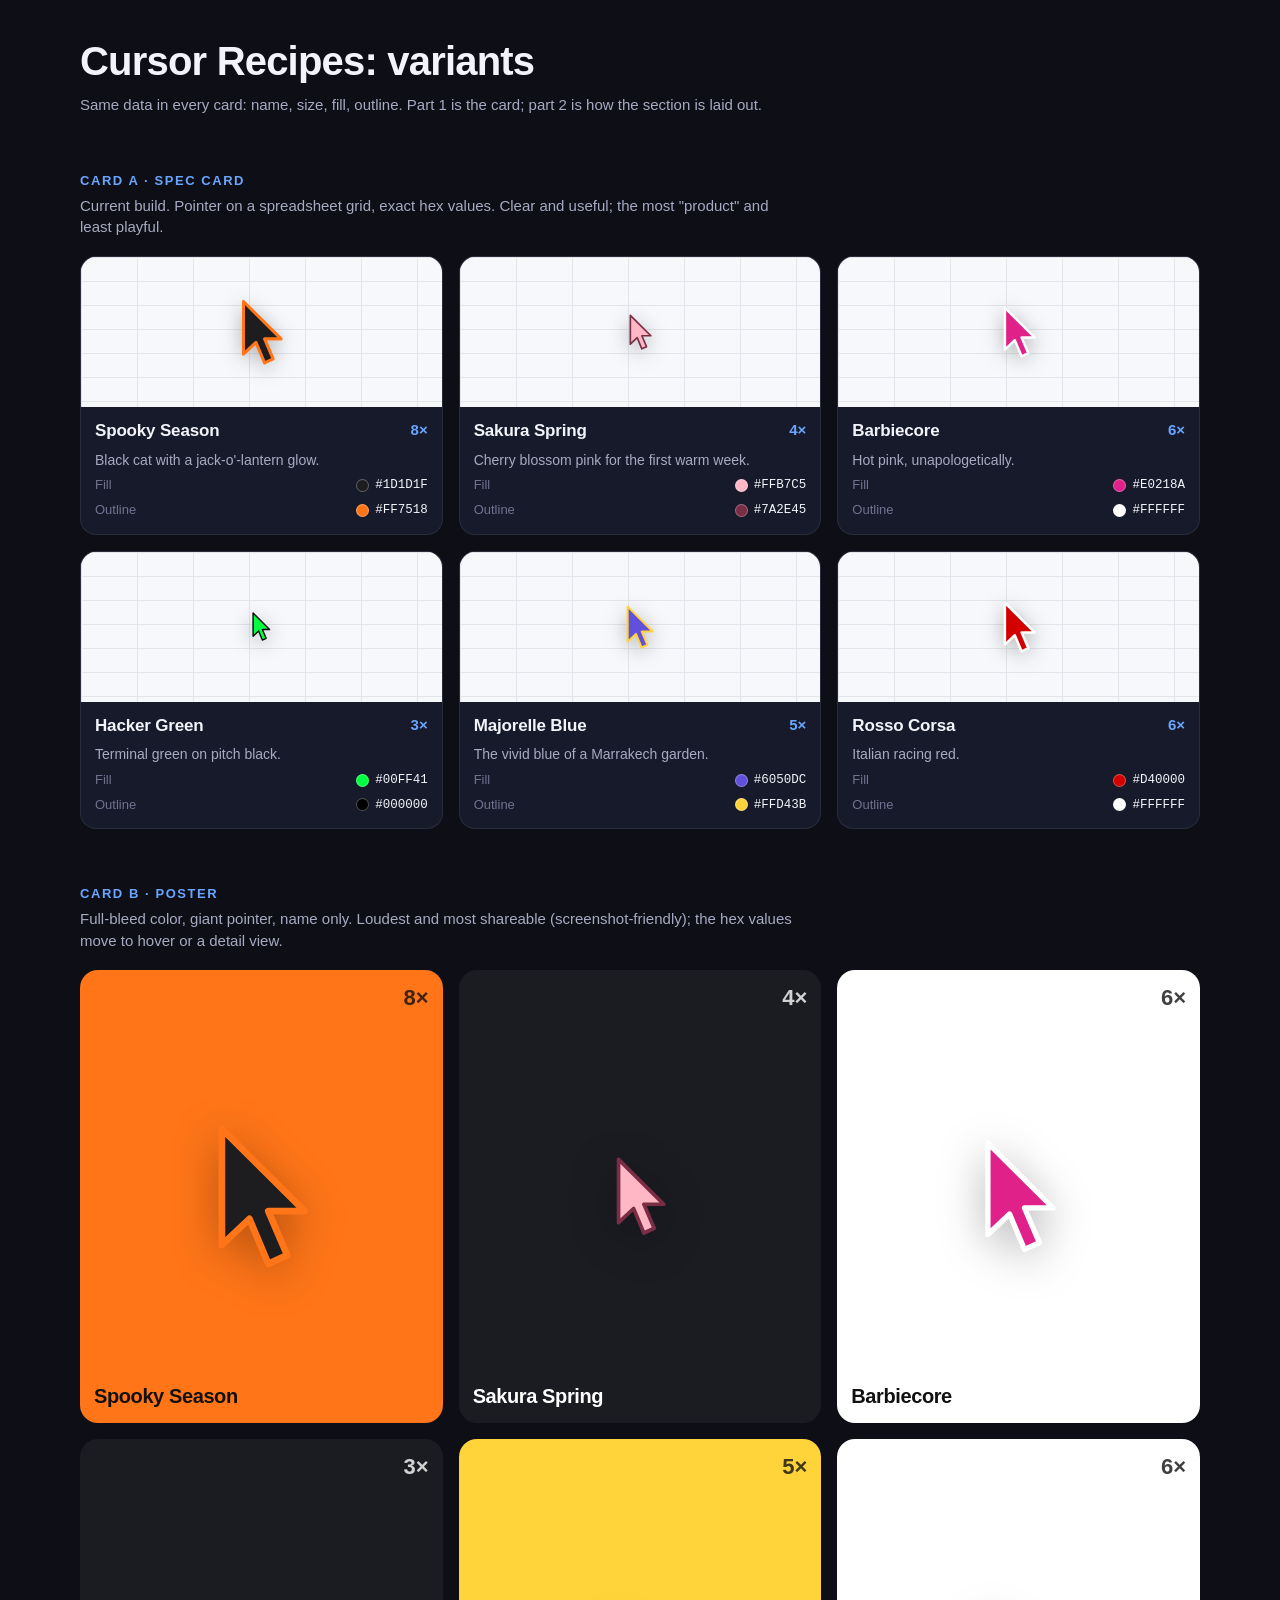
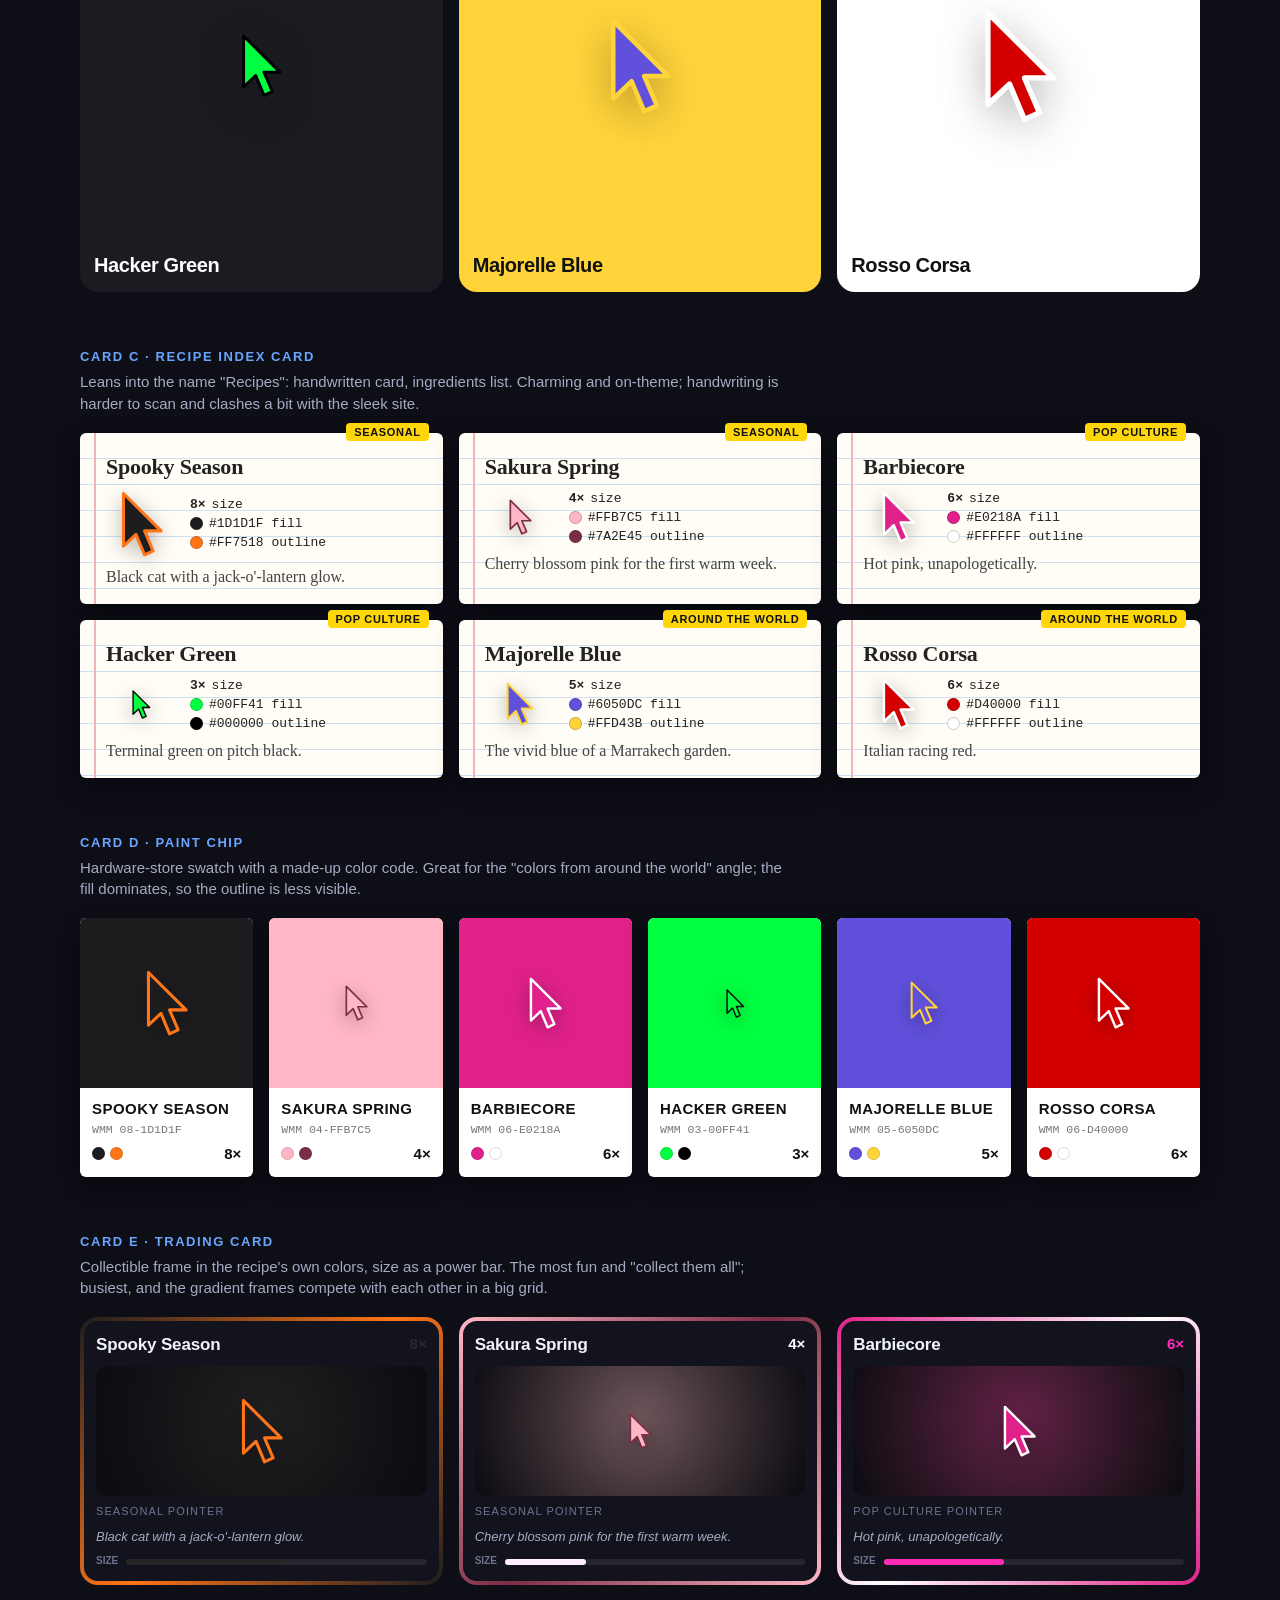
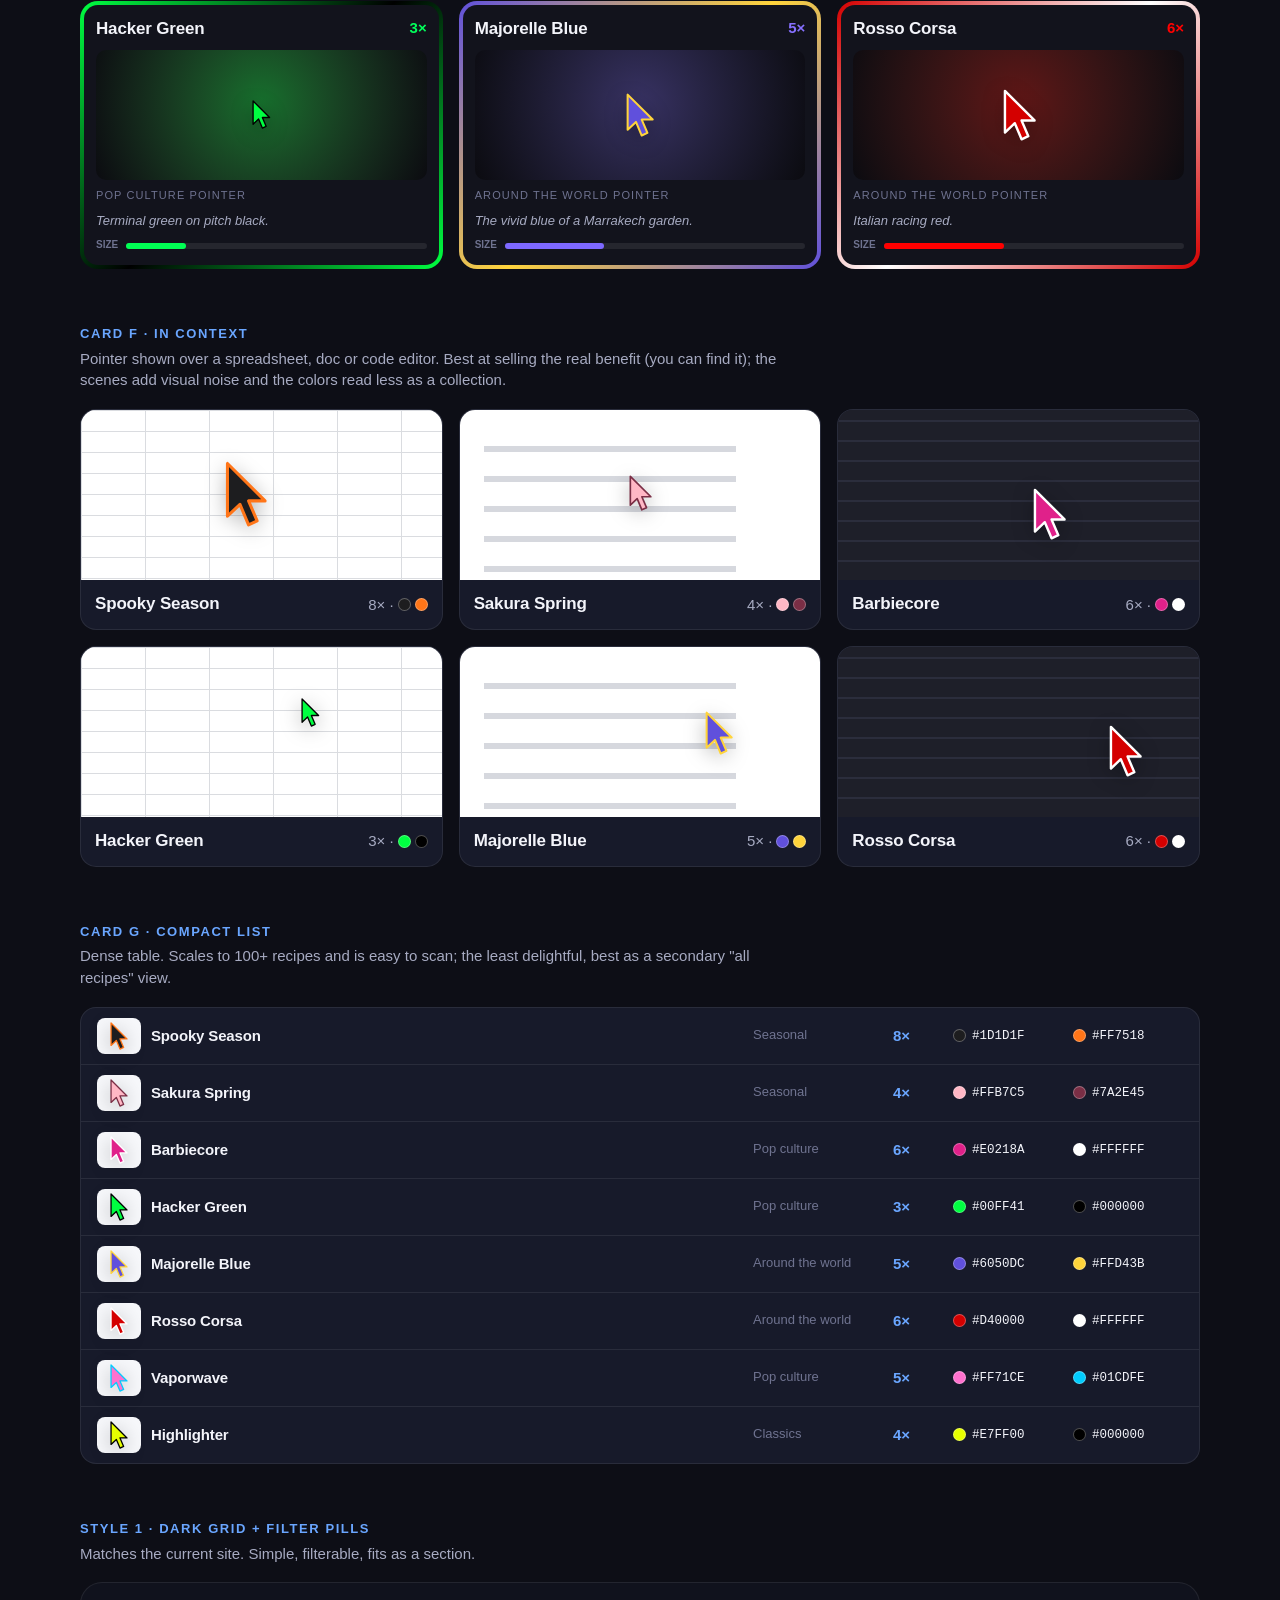
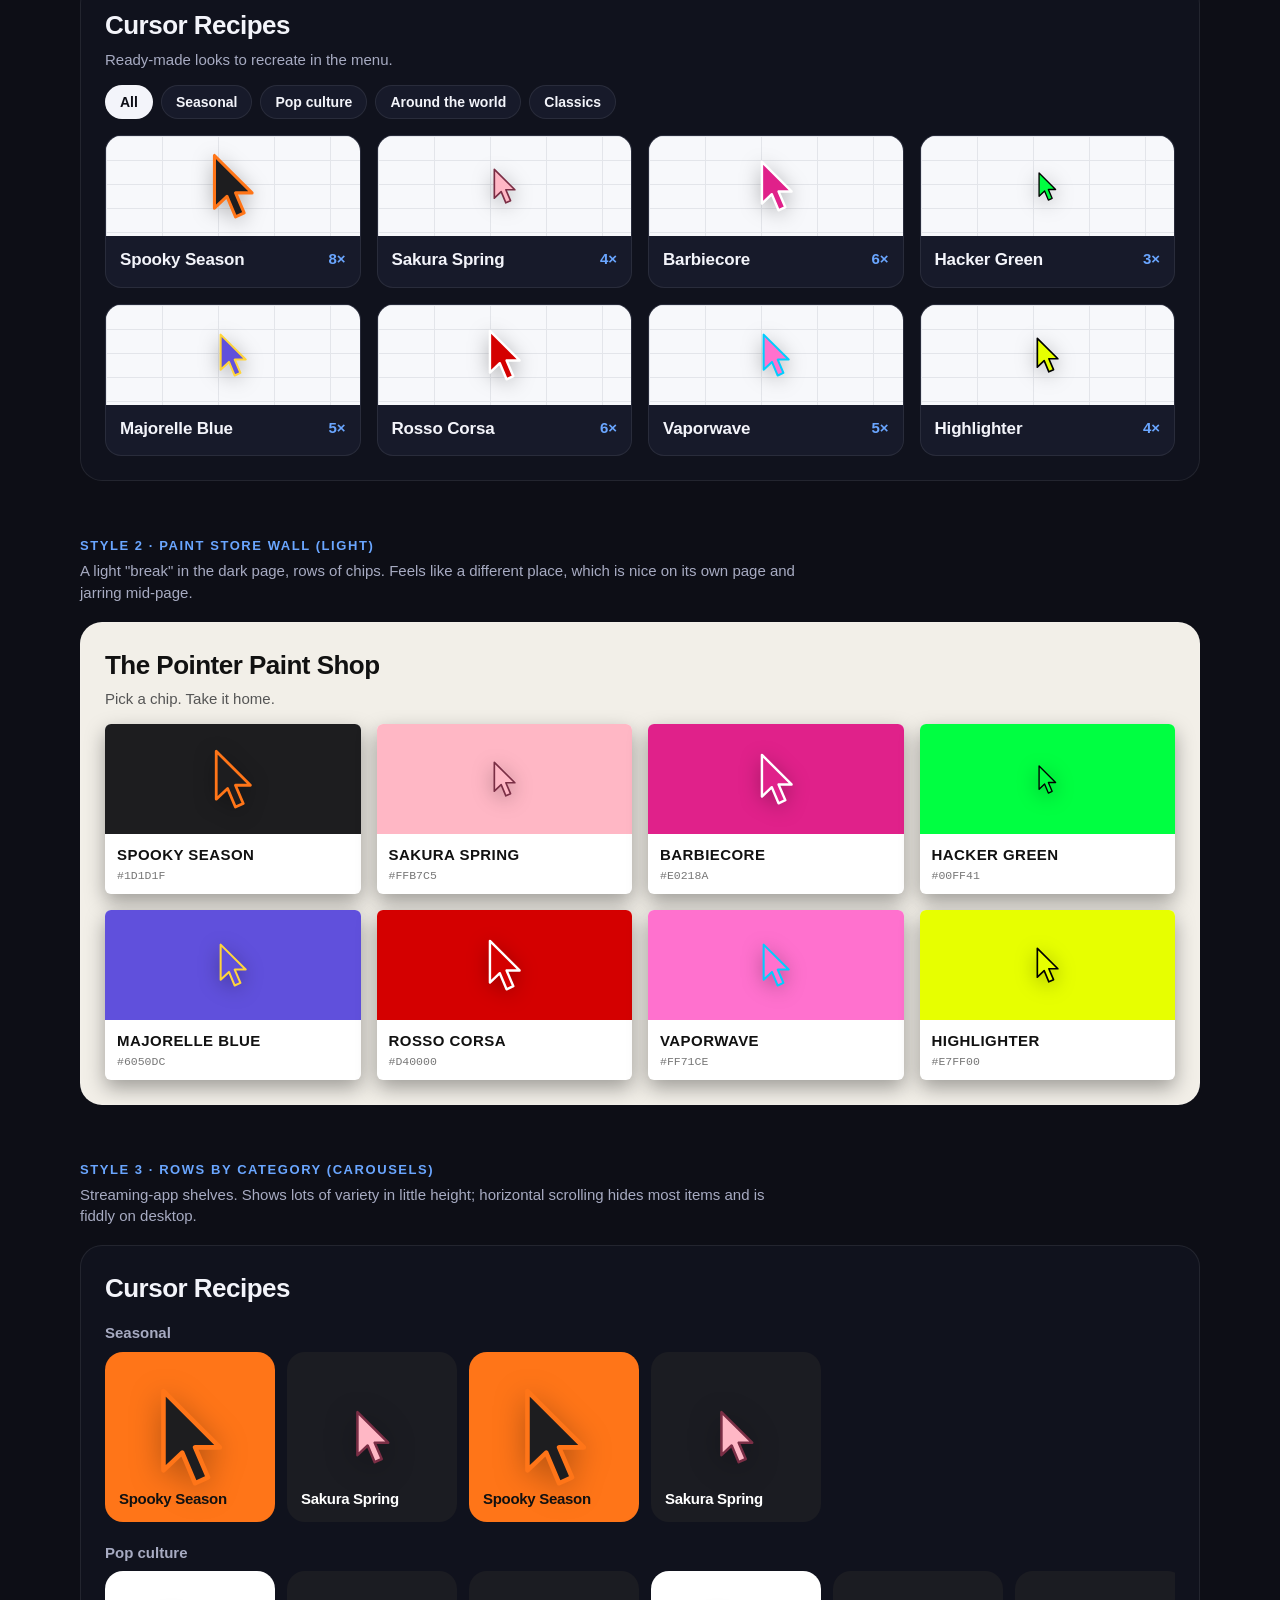
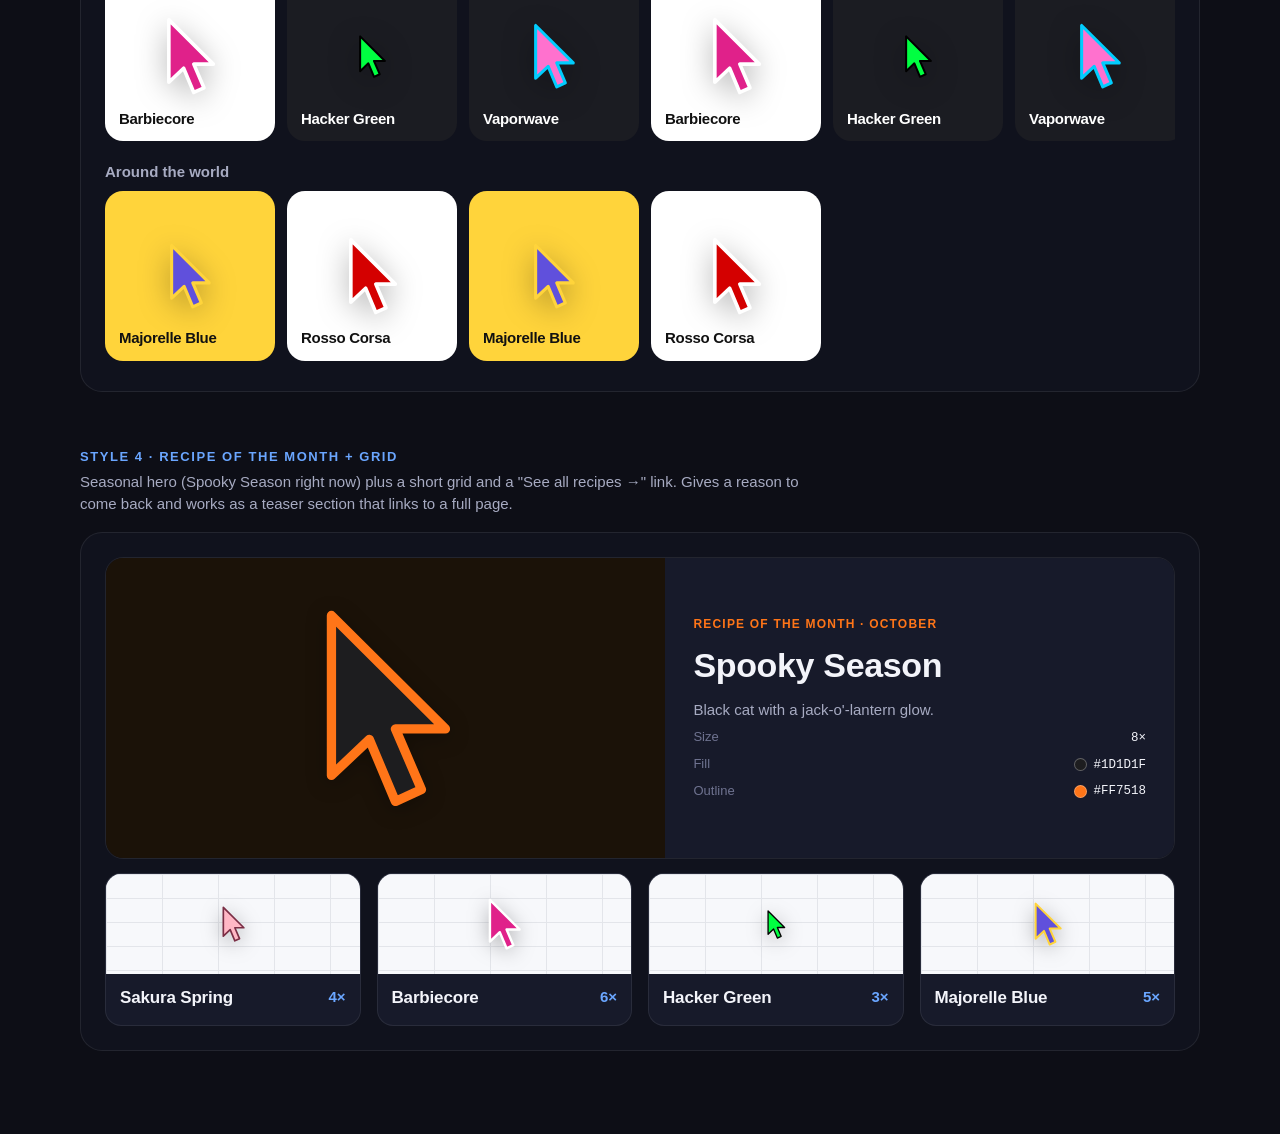
<file: design/recipes-variants.html>
<!doctype html><html><head><meta charset="utf-8"><meta name="viewport" content="width=device-width,initial-scale=1"><title>Recipe Variants</title>
<style>
:root{--bg:#0d0e16;--panel:#171a2a;--line:rgba(255,255,255,.08);--text:#f3f4fa;--muted:#a7abc2;--faint:#6f7390;--blue:#6aa6ff}
*{box-sizing:border-box}body{margin:0;background:var(--bg);color:var(--text);font:15px/1.45 -apple-system,BlinkMacSystemFont,"SF Pro Text",sans-serif;padding:32px 16px 80px}
.wrap{max-width:1120px;margin:0 auto}h1{font-size:40px;margin:0 0 4px;letter-spacing:-.02em}
.sec{margin-top:56px}.sec>h2{font-size:13px;letter-spacing:.12em;text-transform:uppercase;color:var(--blue);margin:0 0 4px}.sec>.note{color:var(--muted);margin:0 0 18px;max-width:720px}
.g{display:grid;gap:16px}.g3{grid-template-columns:repeat(3,1fr)}.g4{grid-template-columns:repeat(4,1fr)}.g6{grid-template-columns:repeat(6,1fr)}
@media(max-width:900px){.g3,.g4,.g6{grid-template-columns:repeat(2,1fr)}}
h3{margin:0;font-size:17px;letter-spacing:-.01em}p{margin:0}code{font:12.5px ui-monospace,Menlo,monospace;display:inline-flex;align-items:center;gap:6px}
i{width:13px;height:13px;border-radius:50%;display:inline-block;border:1px solid rgba(255,255,255,.3)}
svg{filter:drop-shadow(0 4px 10px rgba(0,0,0,.28))}
/* A spec */
.cA{background:var(--panel);border:1px solid var(--line);border-radius:16px;overflow:hidden}
.cA .shot{height:150px;display:grid;place-items:center;background:linear-gradient(#e3e5ea 1px,transparent 1px) 0 0/100% 24px,linear-gradient(90deg,#e3e5ea 1px,transparent 1px) 0 0/56px 100%,#f7f8fb}
.cA.sm .shot{height:100px}.cA .b{padding:12px 14px 14px;display:grid;gap:6px}.cA .hd{display:flex;justify-content:space-between}.cA .hd b{color:var(--blue)}.cA p{color:var(--muted);font-size:14px}
.sp{display:flex;justify-content:space-between;font-size:13px}.sp span{color:var(--faint)}
/* B poster */
.cB{aspect-ratio:4/5;border-radius:18px;position:relative;display:grid;place-items:center;overflow:hidden}.cB .x{position:absolute;top:12px;right:14px;font-weight:900;font-size:22px;opacity:.8}
.cB .nm{position:absolute;left:14px;bottom:12px;font-weight:850;font-size:20px;letter-spacing:-.02em}.cB.sm{flex:0 0 170px;aspect-ratio:1}.cB.sm .nm{font-size:15px}
.cB:not(.sm) svg{transform:scale(2.2)} .cB.sm svg{transform:scale(1.5)}
/* C index card */
.cC{background:#fffdf5;color:#222;border-radius:6px;padding:18px 18px 16px 26px;position:relative;box-shadow:0 10px 24px rgba(0,0,0,.35);background-image:linear-gradient(#f0b4b4,#f0b4b4),repeating-linear-gradient(#fffdf5 0 25px,#cfe0f3 25px 26px);background-size:2px 100%,100% 100%;background-position:14px 0,0 0;background-repeat:no-repeat,repeat;font-family:"Bradley Hand","Marker Felt",cursive}
.cC .tab{position:absolute;top:-10px;right:14px;background:#ffd60a;color:#111;font:700 11px -apple-system,sans-serif;padding:3px 8px;border-radius:4px;text-transform:uppercase;letter-spacing:.06em}
.cC h3{font-size:22px}.cC .row{display:flex;gap:14px;align-items:center;margin:8px 0}.cC .mini{width:70px;display:grid;place-items:center}.cC ul{margin:0;padding:0;list-style:none;font:13px ui-monospace,Menlo,monospace;display:grid;gap:4px}.cC li{display:flex;gap:6px;align-items:center}.cC i{border-color:#0003}.cC p{font-size:16px;color:#444}
/* D paint chip */
.cD{background:#fff;color:#111;border-radius:6px;overflow:hidden;box-shadow:0 8px 20px rgba(0,0,0,.35)}.cD .top{height:170px;display:grid;place-items:center}.cD.sm .top{height:110px}
.cD .bot{padding:10px 12px 12px;display:grid;gap:3px}.cD h3{font-size:15px;text-transform:uppercase;letter-spacing:.03em}.cD code{color:#777;font-size:11.5px}.cD .dots{display:flex;gap:5px;align-items:center;margin-top:4px}.cD .dots i{border-color:#0002}.cD .dots span{margin-left:auto;font-weight:800}
/* E trading */
.cE{padding:4px;border-radius:18px;background:linear-gradient(135deg,var(--f),var(--o),var(--f))}.cE .in{background:#12131c;border-radius:14px;padding:12px;display:grid;gap:8px}.cE .hd{display:flex;justify-content:space-between}.cE .hd b{color:var(--f);filter:brightness(1.4)}
.cE .art{height:130px;border-radius:10px;display:grid;place-items:center;background:radial-gradient(circle at 50% 40%,color-mix(in srgb,var(--f) 35%,#222),#0b0b10)}.cE .ty{font-size:11px;text-transform:uppercase;letter-spacing:.1em;color:var(--faint)}.cE p{font-size:13px;color:var(--muted);font-style:italic}
.cE .st{display:flex;gap:8px;align-items:center;font-size:10px;color:var(--faint);font-weight:800}.cE .bar{flex:1;height:6px;border-radius:3px;background:#ffffff14}.cE .bar div{height:100%;border-radius:3px;background:var(--f);filter:brightness(1.3)}
/* F in context */
.cF{background:var(--panel);border:1px solid var(--line);border-radius:16px;overflow:hidden}.cF .scene{height:170px;position:relative;overflow:hidden}.cF .p{position:absolute}
.scene.sheet{background:linear-gradient(#dadce0 1px,transparent 1px) 0 0/100% 21px,linear-gradient(90deg,#dadce0 1px,transparent 1px) 0 0/64px 100%,#fff}
.scene.doc{background:repeating-linear-gradient(#fff 0 14px,#d6d8de 14px 20px,#fff 20px 30px) 24px 22px/70% 100% no-repeat,#fff}
.scene.code{background:repeating-linear-gradient(90deg,transparent 0 30px,transparent 30px),repeating-linear-gradient(#1e1f29 0 10px,#2b2d3c 10px 12px,#1e1f29 12px 20px),#1e1f29}
.cF .b{padding:12px 14px;display:flex;justify-content:space-between;align-items:center}.cF .b span{color:var(--muted);display:flex;gap:4px;align-items:center}
/* G rows */
.list{background:var(--panel);border:1px solid var(--line);border-radius:16px;overflow:hidden}.cG{display:grid;grid-template-columns:44px 1fr 130px 50px 110px 110px;align-items:center;gap:10px;padding:10px 16px;border-top:1px solid var(--line)}.cG:first-child{border:0}
.cG .m{display:grid;place-items:center;height:36px;background:#f7f8fb;border-radius:8px}.cG h3{font-size:15px}.cG .c{color:var(--faint);font-size:13px}.cG .z{font-weight:800;color:var(--blue)}
@media(max-width:700px){.cG{grid-template-columns:44px 1fr 50px}.cG .c,.cG code{display:none}}
/* styles */
.frame{border:1px solid var(--line);border-radius:22px;padding:24px;background:#10121d}.frame.light{background:#f2efe8;color:#111}.frame.light h5{color:#111}
.frame h5{font-size:26px;margin:0 0 4px;letter-spacing:-.02em}.frame .lead{color:var(--muted);margin:0 0 14px}.frame.light .lead{color:#555}
.pills{display:flex;gap:8px;flex-wrap:wrap;margin-bottom:16px}.pills span{border:1px solid var(--line);background:var(--panel);padding:6px 14px;border-radius:999px;font-weight:700;font-size:14px}.pills span.on{background:var(--text);color:#0d0e16}
.rowc h4{margin:14px 0 8px;font-size:15px;color:var(--muted)}.car{display:flex;gap:12px;overflow-x:auto;padding-bottom:6px}
.feat{display:grid;grid-template-columns:1.1fr 1fr;border-radius:18px;overflow:hidden;border:1px solid var(--line)}.feat .fl{display:grid;place-items:center;min-height:300px}.feat .fr{background:var(--panel);padding:28px;display:grid;gap:8px;align-content:center}
.feat .kick{color:#ff7518;font-weight:800;font-size:12px;text-transform:uppercase;letter-spacing:.1em}.feat h3{font-size:34px}.feat p{color:var(--muted)}
@media(max-width:700px){.feat{grid-template-columns:1fr}}
</style></head><body>
<svg width="0" height="0" style="position:absolute"><defs><path id="arrow" d="M4 4 V90 L24.4 70.7 L38.4 104 L52.4 97.6 L38.4 65 L65.3 65 Z" transform="scale(0.93)" stroke-width="5" stroke-linejoin="round"/></defs></svg>
<div class="wrap"><h1>Cursor Recipes: variants</h1><p style="color:var(--muted)">Same data in every card: name, size, fill, outline. Part 1 is the card; part 2 is how the section is laid out.</p>

<div class="sec"><h2>Card A · Spec card</h2><p class="note">Current build. Pointer on a spreadsheet grid, exact hex values. Clear and useful; the most "product" and least playful.</p><div class="g g3"><div class="cA"><div class="shot"><svg viewBox="0 0 62 100" style="height:66px;width:auto;overflow:visible"><use href="#arrow" fill="#1D1D1F" stroke="#FF7518"/></svg></div><div class="b"><div class="hd"><h3>Spooky Season</h3><b>8×</b></div><p>Black cat with a jack-o&#x27;-lantern glow.</p>
<div class="sp"><span>Fill</span><code><i style="background:#1D1D1F"></i>#1D1D1F</code></div><div class="sp"><span>Outline</span><code><i style="background:#FF7518"></i>#FF7518</code></div></div></div><div class="cA"><div class="shot"><svg viewBox="0 0 62 100" style="height:36px;width:auto;overflow:visible"><use href="#arrow" fill="#FFB7C5" stroke="#7A2E45"/></svg></div><div class="b"><div class="hd"><h3>Sakura Spring</h3><b>4×</b></div><p>Cherry blossom pink for the first warm week.</p>
<div class="sp"><span>Fill</span><code><i style="background:#FFB7C5"></i>#FFB7C5</code></div><div class="sp"><span>Outline</span><code><i style="background:#7A2E45"></i>#7A2E45</code></div></div></div><div class="cA"><div class="shot"><svg viewBox="0 0 62 100" style="height:52px;width:auto;overflow:visible"><use href="#arrow" fill="#E0218A" stroke="#FFFFFF"/></svg></div><div class="b"><div class="hd"><h3>Barbiecore</h3><b>6×</b></div><p>Hot pink, unapologetically.</p>
<div class="sp"><span>Fill</span><code><i style="background:#E0218A"></i>#E0218A</code></div><div class="sp"><span>Outline</span><code><i style="background:#FFFFFF"></i>#FFFFFF</code></div></div></div><div class="cA"><div class="shot"><svg viewBox="0 0 62 100" style="height:29px;width:auto;overflow:visible"><use href="#arrow" fill="#00FF41" stroke="#000000"/></svg></div><div class="b"><div class="hd"><h3>Hacker Green</h3><b>3×</b></div><p>Terminal green on pitch black.</p>
<div class="sp"><span>Fill</span><code><i style="background:#00FF41"></i>#00FF41</code></div><div class="sp"><span>Outline</span><code><i style="background:#000000"></i>#000000</code></div></div></div><div class="cA"><div class="shot"><svg viewBox="0 0 62 100" style="height:44px;width:auto;overflow:visible"><use href="#arrow" fill="#6050DC" stroke="#FFD43B"/></svg></div><div class="b"><div class="hd"><h3>Majorelle Blue</h3><b>5×</b></div><p>The vivid blue of a Marrakech garden.</p>
<div class="sp"><span>Fill</span><code><i style="background:#6050DC"></i>#6050DC</code></div><div class="sp"><span>Outline</span><code><i style="background:#FFD43B"></i>#FFD43B</code></div></div></div><div class="cA"><div class="shot"><svg viewBox="0 0 62 100" style="height:52px;width:auto;overflow:visible"><use href="#arrow" fill="#D40000" stroke="#FFFFFF"/></svg></div><div class="b"><div class="hd"><h3>Rosso Corsa</h3><b>6×</b></div><p>Italian racing red.</p>
<div class="sp"><span>Fill</span><code><i style="background:#D40000"></i>#D40000</code></div><div class="sp"><span>Outline</span><code><i style="background:#FFFFFF"></i>#FFFFFF</code></div></div></div></div></div>
<div class="sec"><h2>Card B · Poster</h2><p class="note">Full-bleed color, giant pointer, name only. Loudest and most shareable (screenshot-friendly); the hex values move to hover or a detail view.</p><div class="g g3"><div class="cB" style="background:#FF7518;color:#111"><span class="x">8×</span><svg viewBox="0 0 62 100" style="height:66px;width:auto;overflow:visible"><use href="#arrow" fill="#1D1D1F" stroke="#FF7518"/></svg><div class="nm">Spooky Season</div></div><div class="cB" style="background:#1b1c22;color:#fff"><span class="x">4×</span><svg viewBox="0 0 62 100" style="height:36px;width:auto;overflow:visible"><use href="#arrow" fill="#FFB7C5" stroke="#7A2E45"/></svg><div class="nm">Sakura Spring</div></div><div class="cB" style="background:#FFFFFF;color:#111"><span class="x">6×</span><svg viewBox="0 0 62 100" style="height:52px;width:auto;overflow:visible"><use href="#arrow" fill="#E0218A" stroke="#FFFFFF"/></svg><div class="nm">Barbiecore</div></div><div class="cB" style="background:#1b1c22;color:#fff"><span class="x">3×</span><svg viewBox="0 0 62 100" style="height:29px;width:auto;overflow:visible"><use href="#arrow" fill="#00FF41" stroke="#000000"/></svg><div class="nm">Hacker Green</div></div><div class="cB" style="background:#FFD43B;color:#111"><span class="x">5×</span><svg viewBox="0 0 62 100" style="height:44px;width:auto;overflow:visible"><use href="#arrow" fill="#6050DC" stroke="#FFD43B"/></svg><div class="nm">Majorelle Blue</div></div><div class="cB" style="background:#FFFFFF;color:#111"><span class="x">6×</span><svg viewBox="0 0 62 100" style="height:52px;width:auto;overflow:visible"><use href="#arrow" fill="#D40000" stroke="#FFFFFF"/></svg><div class="nm">Rosso Corsa</div></div></div></div>
<div class="sec"><h2>Card C · Recipe index card</h2><p class="note">Leans into the name "Recipes": handwritten card, ingredients list. Charming and on-theme; handwriting is harder to scan and clashes a bit with the sleek site.</p><div class="g g3"><div class="cC"><div class="tab">Seasonal</div><h3>Spooky Season</h3><div class="row"><div class="mini"><svg viewBox="0 0 62 100" style="height:66px;width:auto;overflow:visible"><use href="#arrow" fill="#1D1D1F" stroke="#FF7518"/></svg></div><ul><li><b>8×</b> size</li><li><i style="background:#1D1D1F"></i>#1D1D1F fill</li><li><i style="background:#FF7518"></i>#FF7518 outline</li></ul></div><p>Black cat with a jack-o&#x27;-lantern glow.</p></div><div class="cC"><div class="tab">Seasonal</div><h3>Sakura Spring</h3><div class="row"><div class="mini"><svg viewBox="0 0 62 100" style="height:36px;width:auto;overflow:visible"><use href="#arrow" fill="#FFB7C5" stroke="#7A2E45"/></svg></div><ul><li><b>4×</b> size</li><li><i style="background:#FFB7C5"></i>#FFB7C5 fill</li><li><i style="background:#7A2E45"></i>#7A2E45 outline</li></ul></div><p>Cherry blossom pink for the first warm week.</p></div><div class="cC"><div class="tab">Pop culture</div><h3>Barbiecore</h3><div class="row"><div class="mini"><svg viewBox="0 0 62 100" style="height:52px;width:auto;overflow:visible"><use href="#arrow" fill="#E0218A" stroke="#FFFFFF"/></svg></div><ul><li><b>6×</b> size</li><li><i style="background:#E0218A"></i>#E0218A fill</li><li><i style="background:#FFFFFF"></i>#FFFFFF outline</li></ul></div><p>Hot pink, unapologetically.</p></div><div class="cC"><div class="tab">Pop culture</div><h3>Hacker Green</h3><div class="row"><div class="mini"><svg viewBox="0 0 62 100" style="height:29px;width:auto;overflow:visible"><use href="#arrow" fill="#00FF41" stroke="#000000"/></svg></div><ul><li><b>3×</b> size</li><li><i style="background:#00FF41"></i>#00FF41 fill</li><li><i style="background:#000000"></i>#000000 outline</li></ul></div><p>Terminal green on pitch black.</p></div><div class="cC"><div class="tab">Around the world</div><h3>Majorelle Blue</h3><div class="row"><div class="mini"><svg viewBox="0 0 62 100" style="height:44px;width:auto;overflow:visible"><use href="#arrow" fill="#6050DC" stroke="#FFD43B"/></svg></div><ul><li><b>5×</b> size</li><li><i style="background:#6050DC"></i>#6050DC fill</li><li><i style="background:#FFD43B"></i>#FFD43B outline</li></ul></div><p>The vivid blue of a Marrakech garden.</p></div><div class="cC"><div class="tab">Around the world</div><h3>Rosso Corsa</h3><div class="row"><div class="mini"><svg viewBox="0 0 62 100" style="height:52px;width:auto;overflow:visible"><use href="#arrow" fill="#D40000" stroke="#FFFFFF"/></svg></div><ul><li><b>6×</b> size</li><li><i style="background:#D40000"></i>#D40000 fill</li><li><i style="background:#FFFFFF"></i>#FFFFFF outline</li></ul></div><p>Italian racing red.</p></div></div></div>
<div class="sec"><h2>Card D · Paint chip</h2><p class="note">Hardware-store swatch with a made-up color code. Great for the "colors from around the world" angle; the fill dominates, so the outline is less visible.</p><div class="g g6"><div class="cD"><div class="top" style="background:#1D1D1F"><svg viewBox="0 0 62 100" style="height:66px;width:auto;overflow:visible"><use href="#arrow" fill="#1D1D1F" stroke="#FF7518"/></svg></div><div class="bot"><h3>Spooky Season</h3><code>WMM 08-1D1D1F</code><div class="dots"><i style="background:#1D1D1F"></i><i style="background:#FF7518"></i><span>8×</span></div></div></div><div class="cD"><div class="top" style="background:#FFB7C5"><svg viewBox="0 0 62 100" style="height:36px;width:auto;overflow:visible"><use href="#arrow" fill="#FFB7C5" stroke="#7A2E45"/></svg></div><div class="bot"><h3>Sakura Spring</h3><code>WMM 04-FFB7C5</code><div class="dots"><i style="background:#FFB7C5"></i><i style="background:#7A2E45"></i><span>4×</span></div></div></div><div class="cD"><div class="top" style="background:#E0218A"><svg viewBox="0 0 62 100" style="height:52px;width:auto;overflow:visible"><use href="#arrow" fill="#E0218A" stroke="#FFFFFF"/></svg></div><div class="bot"><h3>Barbiecore</h3><code>WMM 06-E0218A</code><div class="dots"><i style="background:#E0218A"></i><i style="background:#FFFFFF"></i><span>6×</span></div></div></div><div class="cD"><div class="top" style="background:#00FF41"><svg viewBox="0 0 62 100" style="height:29px;width:auto;overflow:visible"><use href="#arrow" fill="#00FF41" stroke="#000000"/></svg></div><div class="bot"><h3>Hacker Green</h3><code>WMM 03-00FF41</code><div class="dots"><i style="background:#00FF41"></i><i style="background:#000000"></i><span>3×</span></div></div></div><div class="cD"><div class="top" style="background:#6050DC"><svg viewBox="0 0 62 100" style="height:44px;width:auto;overflow:visible"><use href="#arrow" fill="#6050DC" stroke="#FFD43B"/></svg></div><div class="bot"><h3>Majorelle Blue</h3><code>WMM 05-6050DC</code><div class="dots"><i style="background:#6050DC"></i><i style="background:#FFD43B"></i><span>5×</span></div></div></div><div class="cD"><div class="top" style="background:#D40000"><svg viewBox="0 0 62 100" style="height:52px;width:auto;overflow:visible"><use href="#arrow" fill="#D40000" stroke="#FFFFFF"/></svg></div><div class="bot"><h3>Rosso Corsa</h3><code>WMM 06-D40000</code><div class="dots"><i style="background:#D40000"></i><i style="background:#FFFFFF"></i><span>6×</span></div></div></div></div></div>
<div class="sec"><h2>Card E · Trading card</h2><p class="note">Collectible frame in the recipe's own colors, size as a power bar. The most fun and "collect them all"; busiest, and the gradient frames compete with each other in a big grid.</p><div class="g g3"><div class="cE" style="--f:#1D1D1F;--o:#FF7518"><div class="in"><div class="hd"><h3>Spooky Season</h3><b>8×</b></div><div class="art"><svg viewBox="0 0 62 100" style="height:66px;width:auto;overflow:visible"><use href="#arrow" fill="#1D1D1F" stroke="#FF7518"/></svg></div><div class="ty">Seasonal pointer</div><p>Black cat with a jack-o&#x27;-lantern glow.</p><div class="st"><span>SIZE</span><div class="bar"><div style="width:53%"></div></div></div></div></div><div class="cE" style="--f:#FFB7C5;--o:#7A2E45"><div class="in"><div class="hd"><h3>Sakura Spring</h3><b>4×</b></div><div class="art"><svg viewBox="0 0 62 100" style="height:36px;width:auto;overflow:visible"><use href="#arrow" fill="#FFB7C5" stroke="#7A2E45"/></svg></div><div class="ty">Seasonal pointer</div><p>Cherry blossom pink for the first warm week.</p><div class="st"><span>SIZE</span><div class="bar"><div style="width:27%"></div></div></div></div></div><div class="cE" style="--f:#E0218A;--o:#FFFFFF"><div class="in"><div class="hd"><h3>Barbiecore</h3><b>6×</b></div><div class="art"><svg viewBox="0 0 62 100" style="height:52px;width:auto;overflow:visible"><use href="#arrow" fill="#E0218A" stroke="#FFFFFF"/></svg></div><div class="ty">Pop culture pointer</div><p>Hot pink, unapologetically.</p><div class="st"><span>SIZE</span><div class="bar"><div style="width:40%"></div></div></div></div></div><div class="cE" style="--f:#00FF41;--o:#000000"><div class="in"><div class="hd"><h3>Hacker Green</h3><b>3×</b></div><div class="art"><svg viewBox="0 0 62 100" style="height:29px;width:auto;overflow:visible"><use href="#arrow" fill="#00FF41" stroke="#000000"/></svg></div><div class="ty">Pop culture pointer</div><p>Terminal green on pitch black.</p><div class="st"><span>SIZE</span><div class="bar"><div style="width:20%"></div></div></div></div></div><div class="cE" style="--f:#6050DC;--o:#FFD43B"><div class="in"><div class="hd"><h3>Majorelle Blue</h3><b>5×</b></div><div class="art"><svg viewBox="0 0 62 100" style="height:44px;width:auto;overflow:visible"><use href="#arrow" fill="#6050DC" stroke="#FFD43B"/></svg></div><div class="ty">Around the world pointer</div><p>The vivid blue of a Marrakech garden.</p><div class="st"><span>SIZE</span><div class="bar"><div style="width:33%"></div></div></div></div></div><div class="cE" style="--f:#D40000;--o:#FFFFFF"><div class="in"><div class="hd"><h3>Rosso Corsa</h3><b>6×</b></div><div class="art"><svg viewBox="0 0 62 100" style="height:52px;width:auto;overflow:visible"><use href="#arrow" fill="#D40000" stroke="#FFFFFF"/></svg></div><div class="ty">Around the world pointer</div><p>Italian racing red.</p><div class="st"><span>SIZE</span><div class="bar"><div style="width:40%"></div></div></div></div></div></div></div>
<div class="sec"><h2>Card F · In context</h2><p class="note">Pointer shown over a spreadsheet, doc or code editor. Best at selling the real benefit (you can find it); the scenes add visual noise and the colors read less as a collection.</p><div class="g g3"><div class="cF"><div class="scene sheet"><div class="p" style="left:40%;top:30%"><svg viewBox="0 0 62 100" style="height:66px;width:auto;overflow:visible"><use href="#arrow" fill="#1D1D1F" stroke="#FF7518"/></svg></div></div><div class="b"><h3>Spooky Season</h3><span>8× · <i style="background:#1D1D1F"></i><i style="background:#FF7518"></i></span></div></div><div class="cF"><div class="scene doc"><div class="p" style="left:47%;top:38%"><svg viewBox="0 0 62 100" style="height:36px;width:auto;overflow:visible"><use href="#arrow" fill="#FFB7C5" stroke="#7A2E45"/></svg></div></div><div class="b"><h3>Sakura Spring</h3><span>4× · <i style="background:#FFB7C5"></i><i style="background:#7A2E45"></i></span></div></div><div class="cF"><div class="scene code"><div class="p" style="left:54%;top:46%"><svg viewBox="0 0 62 100" style="height:52px;width:auto;overflow:visible"><use href="#arrow" fill="#E0218A" stroke="#FFFFFF"/></svg></div></div><div class="b"><h3>Barbiecore</h3><span>6× · <i style="background:#E0218A"></i><i style="background:#FFFFFF"></i></span></div></div><div class="cF"><div class="scene sheet"><div class="p" style="left:61%;top:30%"><svg viewBox="0 0 62 100" style="height:29px;width:auto;overflow:visible"><use href="#arrow" fill="#00FF41" stroke="#000000"/></svg></div></div><div class="b"><h3>Hacker Green</h3><span>3× · <i style="background:#00FF41"></i><i style="background:#000000"></i></span></div></div><div class="cF"><div class="scene doc"><div class="p" style="left:68%;top:38%"><svg viewBox="0 0 62 100" style="height:44px;width:auto;overflow:visible"><use href="#arrow" fill="#6050DC" stroke="#FFD43B"/></svg></div></div><div class="b"><h3>Majorelle Blue</h3><span>5× · <i style="background:#6050DC"></i><i style="background:#FFD43B"></i></span></div></div><div class="cF"><div class="scene code"><div class="p" style="left:75%;top:46%"><svg viewBox="0 0 62 100" style="height:52px;width:auto;overflow:visible"><use href="#arrow" fill="#D40000" stroke="#FFFFFF"/></svg></div></div><div class="b"><h3>Rosso Corsa</h3><span>6× · <i style="background:#D40000"></i><i style="background:#FFFFFF"></i></span></div></div></div></div>
<div class="sec"><h2>Card G · Compact list</h2><p class="note">Dense table. Scales to 100+ recipes and is easy to scan; the least delightful, best as a secondary "all recipes" view.</p><div class="list"><div class="cG"><div class="m"><svg viewBox="0 0 62 100" style="height:28px;width:auto;overflow:visible"><use href="#arrow" fill="#1D1D1F" stroke="#FF7518"/></svg></div><h3>Spooky Season</h3><span class="c">Seasonal</span><span class="z">8×</span><code><i style="background:#1D1D1F"></i>#1D1D1F</code><code><i style="background:#FF7518"></i>#FF7518</code></div><div class="cG"><div class="m"><svg viewBox="0 0 62 100" style="height:28px;width:auto;overflow:visible"><use href="#arrow" fill="#FFB7C5" stroke="#7A2E45"/></svg></div><h3>Sakura Spring</h3><span class="c">Seasonal</span><span class="z">4×</span><code><i style="background:#FFB7C5"></i>#FFB7C5</code><code><i style="background:#7A2E45"></i>#7A2E45</code></div><div class="cG"><div class="m"><svg viewBox="0 0 62 100" style="height:28px;width:auto;overflow:visible"><use href="#arrow" fill="#E0218A" stroke="#FFFFFF"/></svg></div><h3>Barbiecore</h3><span class="c">Pop culture</span><span class="z">6×</span><code><i style="background:#E0218A"></i>#E0218A</code><code><i style="background:#FFFFFF"></i>#FFFFFF</code></div><div class="cG"><div class="m"><svg viewBox="0 0 62 100" style="height:28px;width:auto;overflow:visible"><use href="#arrow" fill="#00FF41" stroke="#000000"/></svg></div><h3>Hacker Green</h3><span class="c">Pop culture</span><span class="z">3×</span><code><i style="background:#00FF41"></i>#00FF41</code><code><i style="background:#000000"></i>#000000</code></div><div class="cG"><div class="m"><svg viewBox="0 0 62 100" style="height:28px;width:auto;overflow:visible"><use href="#arrow" fill="#6050DC" stroke="#FFD43B"/></svg></div><h3>Majorelle Blue</h3><span class="c">Around the world</span><span class="z">5×</span><code><i style="background:#6050DC"></i>#6050DC</code><code><i style="background:#FFD43B"></i>#FFD43B</code></div><div class="cG"><div class="m"><svg viewBox="0 0 62 100" style="height:28px;width:auto;overflow:visible"><use href="#arrow" fill="#D40000" stroke="#FFFFFF"/></svg></div><h3>Rosso Corsa</h3><span class="c">Around the world</span><span class="z">6×</span><code><i style="background:#D40000"></i>#D40000</code><code><i style="background:#FFFFFF"></i>#FFFFFF</code></div><div class="cG"><div class="m"><svg viewBox="0 0 62 100" style="height:28px;width:auto;overflow:visible"><use href="#arrow" fill="#FF71CE" stroke="#01CDFE"/></svg></div><h3>Vaporwave</h3><span class="c">Pop culture</span><span class="z">5×</span><code><i style="background:#FF71CE"></i>#FF71CE</code><code><i style="background:#01CDFE"></i>#01CDFE</code></div><div class="cG"><div class="m"><svg viewBox="0 0 62 100" style="height:28px;width:auto;overflow:visible"><use href="#arrow" fill="#E7FF00" stroke="#000000"/></svg></div><h3>Highlighter</h3><span class="c">Classics</span><span class="z">4×</span><code><i style="background:#E7FF00"></i>#E7FF00</code><code><i style="background:#000000"></i>#000000</code></div></div></div>

<div class="sec"><h2>Style 1 · Dark grid + filter pills</h2><p class="note">Matches the current site. Simple, filterable, fits as a section.</p><div class="frame"><h5>Cursor Recipes</h5><p class="lead">Ready-made looks to recreate in the menu.</p><div class="pills"><span class="on">All</span><span>Seasonal</span><span>Pop culture</span><span>Around the world</span><span>Classics</span></div><div class="g g4"><div class="cA sm"><div class="shot"><svg viewBox="0 0 62 100" style="height:66px;width:auto;overflow:visible"><use href="#arrow" fill="#1D1D1F" stroke="#FF7518"/></svg></div><div class="b"><div class="hd"><h3>Spooky Season</h3><b>8×</b></div></div></div><div class="cA sm"><div class="shot"><svg viewBox="0 0 62 100" style="height:36px;width:auto;overflow:visible"><use href="#arrow" fill="#FFB7C5" stroke="#7A2E45"/></svg></div><div class="b"><div class="hd"><h3>Sakura Spring</h3><b>4×</b></div></div></div><div class="cA sm"><div class="shot"><svg viewBox="0 0 62 100" style="height:52px;width:auto;overflow:visible"><use href="#arrow" fill="#E0218A" stroke="#FFFFFF"/></svg></div><div class="b"><div class="hd"><h3>Barbiecore</h3><b>6×</b></div></div></div><div class="cA sm"><div class="shot"><svg viewBox="0 0 62 100" style="height:29px;width:auto;overflow:visible"><use href="#arrow" fill="#00FF41" stroke="#000000"/></svg></div><div class="b"><div class="hd"><h3>Hacker Green</h3><b>3×</b></div></div></div><div class="cA sm"><div class="shot"><svg viewBox="0 0 62 100" style="height:44px;width:auto;overflow:visible"><use href="#arrow" fill="#6050DC" stroke="#FFD43B"/></svg></div><div class="b"><div class="hd"><h3>Majorelle Blue</h3><b>5×</b></div></div></div><div class="cA sm"><div class="shot"><svg viewBox="0 0 62 100" style="height:52px;width:auto;overflow:visible"><use href="#arrow" fill="#D40000" stroke="#FFFFFF"/></svg></div><div class="b"><div class="hd"><h3>Rosso Corsa</h3><b>6×</b></div></div></div><div class="cA sm"><div class="shot"><svg viewBox="0 0 62 100" style="height:44px;width:auto;overflow:visible"><use href="#arrow" fill="#FF71CE" stroke="#01CDFE"/></svg></div><div class="b"><div class="hd"><h3>Vaporwave</h3><b>5×</b></div></div></div><div class="cA sm"><div class="shot"><svg viewBox="0 0 62 100" style="height:36px;width:auto;overflow:visible"><use href="#arrow" fill="#E7FF00" stroke="#000000"/></svg></div><div class="b"><div class="hd"><h3>Highlighter</h3><b>4×</b></div></div></div></div></div></div>
<div class="sec"><h2>Style 2 · Paint store wall (light)</h2><p class="note">A light "break" in the dark page, rows of chips. Feels like a different place, which is nice on its own page and jarring mid-page.</p><div class="frame light"><h5>The Pointer Paint Shop</h5><p class="lead">Pick a chip. Take it home.</p><div class="g g4"><div class="cD sm"><div class="top" style="background:#1D1D1F"><svg viewBox="0 0 62 100" style="height:60px;width:auto;overflow:visible"><use href="#arrow" fill="#1D1D1F" stroke="#FF7518"/></svg></div><div class="bot"><h3>Spooky Season</h3><code>#1D1D1F</code></div></div><div class="cD sm"><div class="top" style="background:#FFB7C5"><svg viewBox="0 0 62 100" style="height:36px;width:auto;overflow:visible"><use href="#arrow" fill="#FFB7C5" stroke="#7A2E45"/></svg></div><div class="bot"><h3>Sakura Spring</h3><code>#FFB7C5</code></div></div><div class="cD sm"><div class="top" style="background:#E0218A"><svg viewBox="0 0 62 100" style="height:52px;width:auto;overflow:visible"><use href="#arrow" fill="#E0218A" stroke="#FFFFFF"/></svg></div><div class="bot"><h3>Barbiecore</h3><code>#E0218A</code></div></div><div class="cD sm"><div class="top" style="background:#00FF41"><svg viewBox="0 0 62 100" style="height:29px;width:auto;overflow:visible"><use href="#arrow" fill="#00FF41" stroke="#000000"/></svg></div><div class="bot"><h3>Hacker Green</h3><code>#00FF41</code></div></div><div class="cD sm"><div class="top" style="background:#6050DC"><svg viewBox="0 0 62 100" style="height:44px;width:auto;overflow:visible"><use href="#arrow" fill="#6050DC" stroke="#FFD43B"/></svg></div><div class="bot"><h3>Majorelle Blue</h3><code>#6050DC</code></div></div><div class="cD sm"><div class="top" style="background:#D40000"><svg viewBox="0 0 62 100" style="height:52px;width:auto;overflow:visible"><use href="#arrow" fill="#D40000" stroke="#FFFFFF"/></svg></div><div class="bot"><h3>Rosso Corsa</h3><code>#D40000</code></div></div><div class="cD sm"><div class="top" style="background:#FF71CE"><svg viewBox="0 0 62 100" style="height:44px;width:auto;overflow:visible"><use href="#arrow" fill="#FF71CE" stroke="#01CDFE"/></svg></div><div class="bot"><h3>Vaporwave</h3><code>#FF71CE</code></div></div><div class="cD sm"><div class="top" style="background:#E7FF00"><svg viewBox="0 0 62 100" style="height:36px;width:auto;overflow:visible"><use href="#arrow" fill="#E7FF00" stroke="#000000"/></svg></div><div class="bot"><h3>Highlighter</h3><code>#E7FF00</code></div></div></div></div></div>
<div class="sec"><h2>Style 3 · Rows by category (carousels)</h2><p class="note">Streaming-app shelves. Shows lots of variety in little height; horizontal scrolling hides most items and is fiddly on desktop.</p><div class="frame"><h5>Cursor Recipes</h5><div class="rowc"><h4>Seasonal</h4><div class="car"><div class="cB sm" style="background:#FF7518"><svg viewBox="0 0 62 100" style="height:66px;width:auto;overflow:visible"><use href="#arrow" fill="#1D1D1F" stroke="#FF7518"/></svg><div class="nm" style="color:#111">Spooky Season</div></div><div class="cB sm" style="background:#1b1c22"><svg viewBox="0 0 62 100" style="height:36px;width:auto;overflow:visible"><use href="#arrow" fill="#FFB7C5" stroke="#7A2E45"/></svg><div class="nm" style="color:#fff">Sakura Spring</div></div><div class="cB sm" style="background:#FF7518"><svg viewBox="0 0 62 100" style="height:66px;width:auto;overflow:visible"><use href="#arrow" fill="#1D1D1F" stroke="#FF7518"/></svg><div class="nm" style="color:#111">Spooky Season</div></div><div class="cB sm" style="background:#1b1c22"><svg viewBox="0 0 62 100" style="height:36px;width:auto;overflow:visible"><use href="#arrow" fill="#FFB7C5" stroke="#7A2E45"/></svg><div class="nm" style="color:#fff">Sakura Spring</div></div></div></div><div class="rowc"><h4>Pop culture</h4><div class="car"><div class="cB sm" style="background:#FFFFFF"><svg viewBox="0 0 62 100" style="height:52px;width:auto;overflow:visible"><use href="#arrow" fill="#E0218A" stroke="#FFFFFF"/></svg><div class="nm" style="color:#111">Barbiecore</div></div><div class="cB sm" style="background:#1b1c22"><svg viewBox="0 0 62 100" style="height:29px;width:auto;overflow:visible"><use href="#arrow" fill="#00FF41" stroke="#000000"/></svg><div class="nm" style="color:#fff">Hacker Green</div></div><div class="cB sm" style="background:#1b1c22"><svg viewBox="0 0 62 100" style="height:44px;width:auto;overflow:visible"><use href="#arrow" fill="#FF71CE" stroke="#01CDFE"/></svg><div class="nm" style="color:#fff">Vaporwave</div></div><div class="cB sm" style="background:#FFFFFF"><svg viewBox="0 0 62 100" style="height:52px;width:auto;overflow:visible"><use href="#arrow" fill="#E0218A" stroke="#FFFFFF"/></svg><div class="nm" style="color:#111">Barbiecore</div></div><div class="cB sm" style="background:#1b1c22"><svg viewBox="0 0 62 100" style="height:29px;width:auto;overflow:visible"><use href="#arrow" fill="#00FF41" stroke="#000000"/></svg><div class="nm" style="color:#fff">Hacker Green</div></div><div class="cB sm" style="background:#1b1c22"><svg viewBox="0 0 62 100" style="height:44px;width:auto;overflow:visible"><use href="#arrow" fill="#FF71CE" stroke="#01CDFE"/></svg><div class="nm" style="color:#fff">Vaporwave</div></div></div></div><div class="rowc"><h4>Around the world</h4><div class="car"><div class="cB sm" style="background:#FFD43B"><svg viewBox="0 0 62 100" style="height:44px;width:auto;overflow:visible"><use href="#arrow" fill="#6050DC" stroke="#FFD43B"/></svg><div class="nm" style="color:#111">Majorelle Blue</div></div><div class="cB sm" style="background:#FFFFFF"><svg viewBox="0 0 62 100" style="height:52px;width:auto;overflow:visible"><use href="#arrow" fill="#D40000" stroke="#FFFFFF"/></svg><div class="nm" style="color:#111">Rosso Corsa</div></div><div class="cB sm" style="background:#FFD43B"><svg viewBox="0 0 62 100" style="height:44px;width:auto;overflow:visible"><use href="#arrow" fill="#6050DC" stroke="#FFD43B"/></svg><div class="nm" style="color:#111">Majorelle Blue</div></div><div class="cB sm" style="background:#FFFFFF"><svg viewBox="0 0 62 100" style="height:52px;width:auto;overflow:visible"><use href="#arrow" fill="#D40000" stroke="#FFFFFF"/></svg><div class="nm" style="color:#111">Rosso Corsa</div></div></div></div></div></div>
<div class="sec"><h2>Style 4 · Recipe of the month + grid</h2><p class="note">Seasonal hero (Spooky Season right now) plus a short grid and a "See all recipes →" link. Gives a reason to come back and works as a teaser section that links to a full page.</p><div class="frame"><div class="feat"><div class="fl" style="background:#1b1208"><svg viewBox="0 0 62 100" style="height:200px;width:auto;overflow:visible"><use href="#arrow" fill="#1D1D1F" stroke="#FF7518"/></svg></div><div class="fr"><span class="kick">Recipe of the month · October</span><h3>Spooky Season</h3><p>Black cat with a jack-o'-lantern glow.</p><div class="sp"><span>Size</span><code>8×</code></div><div class="sp"><span>Fill</span><code><i style="background:#1D1D1F"></i>#1D1D1F</code></div><div class="sp"><span>Outline</span><code><i style="background:#FF7518"></i>#FF7518</code></div></div></div><div class="g g4" style="margin-top:14px"><div class="cA sm"><div class="shot"><svg viewBox="0 0 62 100" style="height:36px;width:auto;overflow:visible"><use href="#arrow" fill="#FFB7C5" stroke="#7A2E45"/></svg></div><div class="b"><div class="hd"><h3>Sakura Spring</h3><b>4×</b></div></div></div><div class="cA sm"><div class="shot"><svg viewBox="0 0 62 100" style="height:52px;width:auto;overflow:visible"><use href="#arrow" fill="#E0218A" stroke="#FFFFFF"/></svg></div><div class="b"><div class="hd"><h3>Barbiecore</h3><b>6×</b></div></div></div><div class="cA sm"><div class="shot"><svg viewBox="0 0 62 100" style="height:29px;width:auto;overflow:visible"><use href="#arrow" fill="#00FF41" stroke="#000000"/></svg></div><div class="b"><div class="hd"><h3>Hacker Green</h3><b>3×</b></div></div></div><div class="cA sm"><div class="shot"><svg viewBox="0 0 62 100" style="height:44px;width:auto;overflow:visible"><use href="#arrow" fill="#6050DC" stroke="#FFD43B"/></svg></div><div class="b"><div class="hd"><h3>Majorelle Blue</h3><b>5×</b></div></div></div></div></div></div>
</div></body></html>
</file>
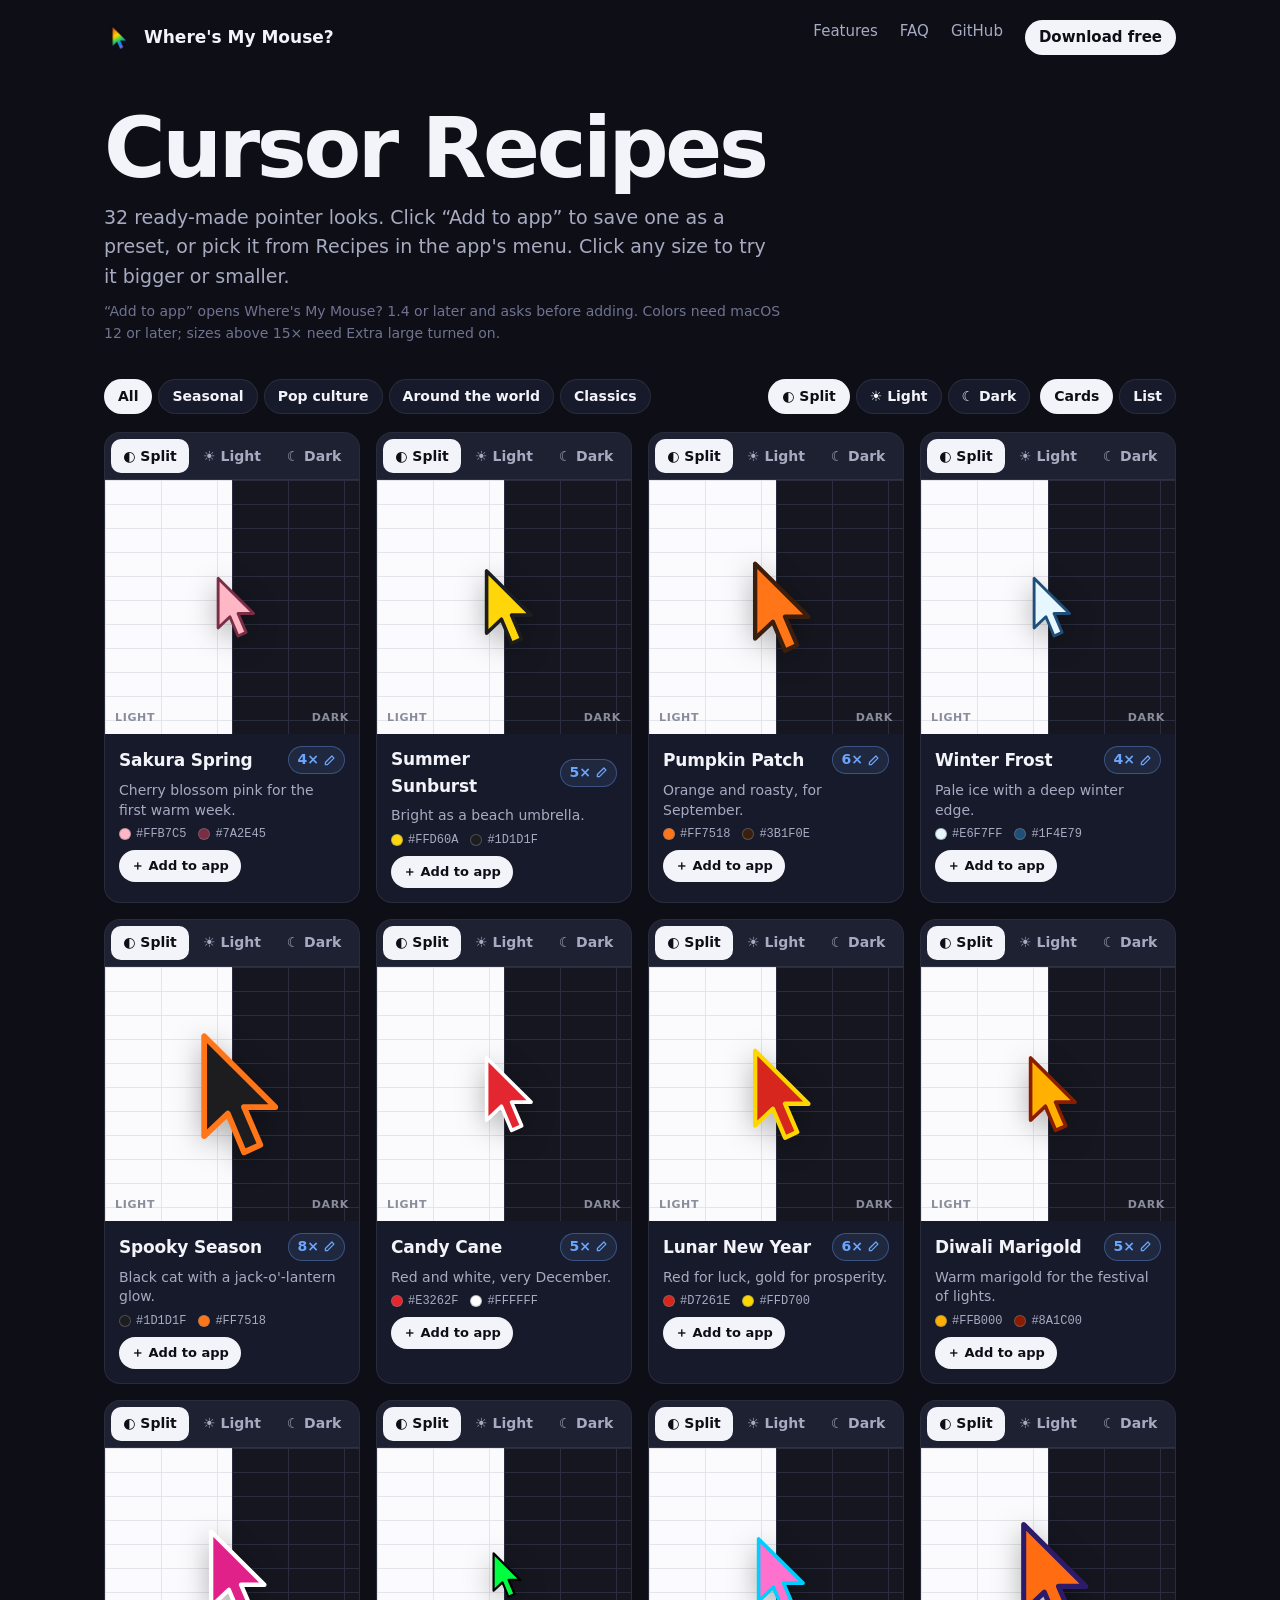
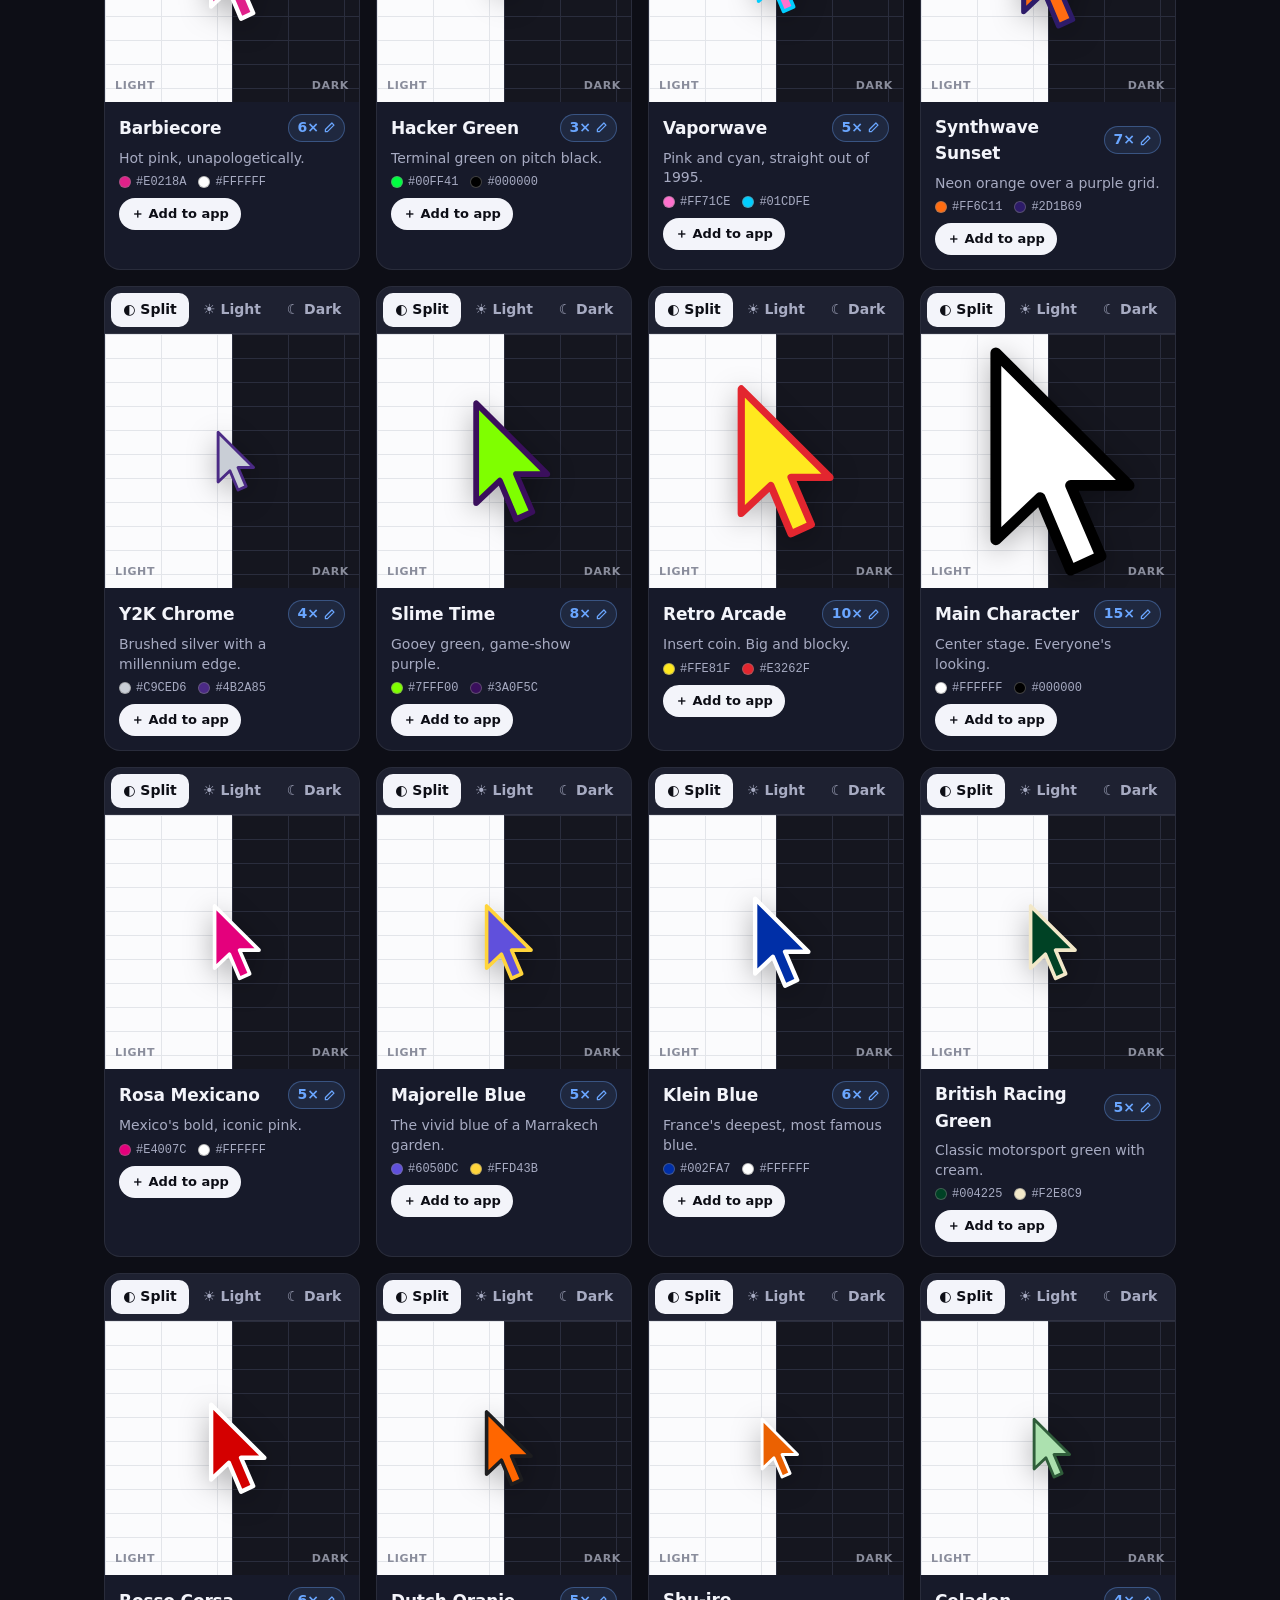
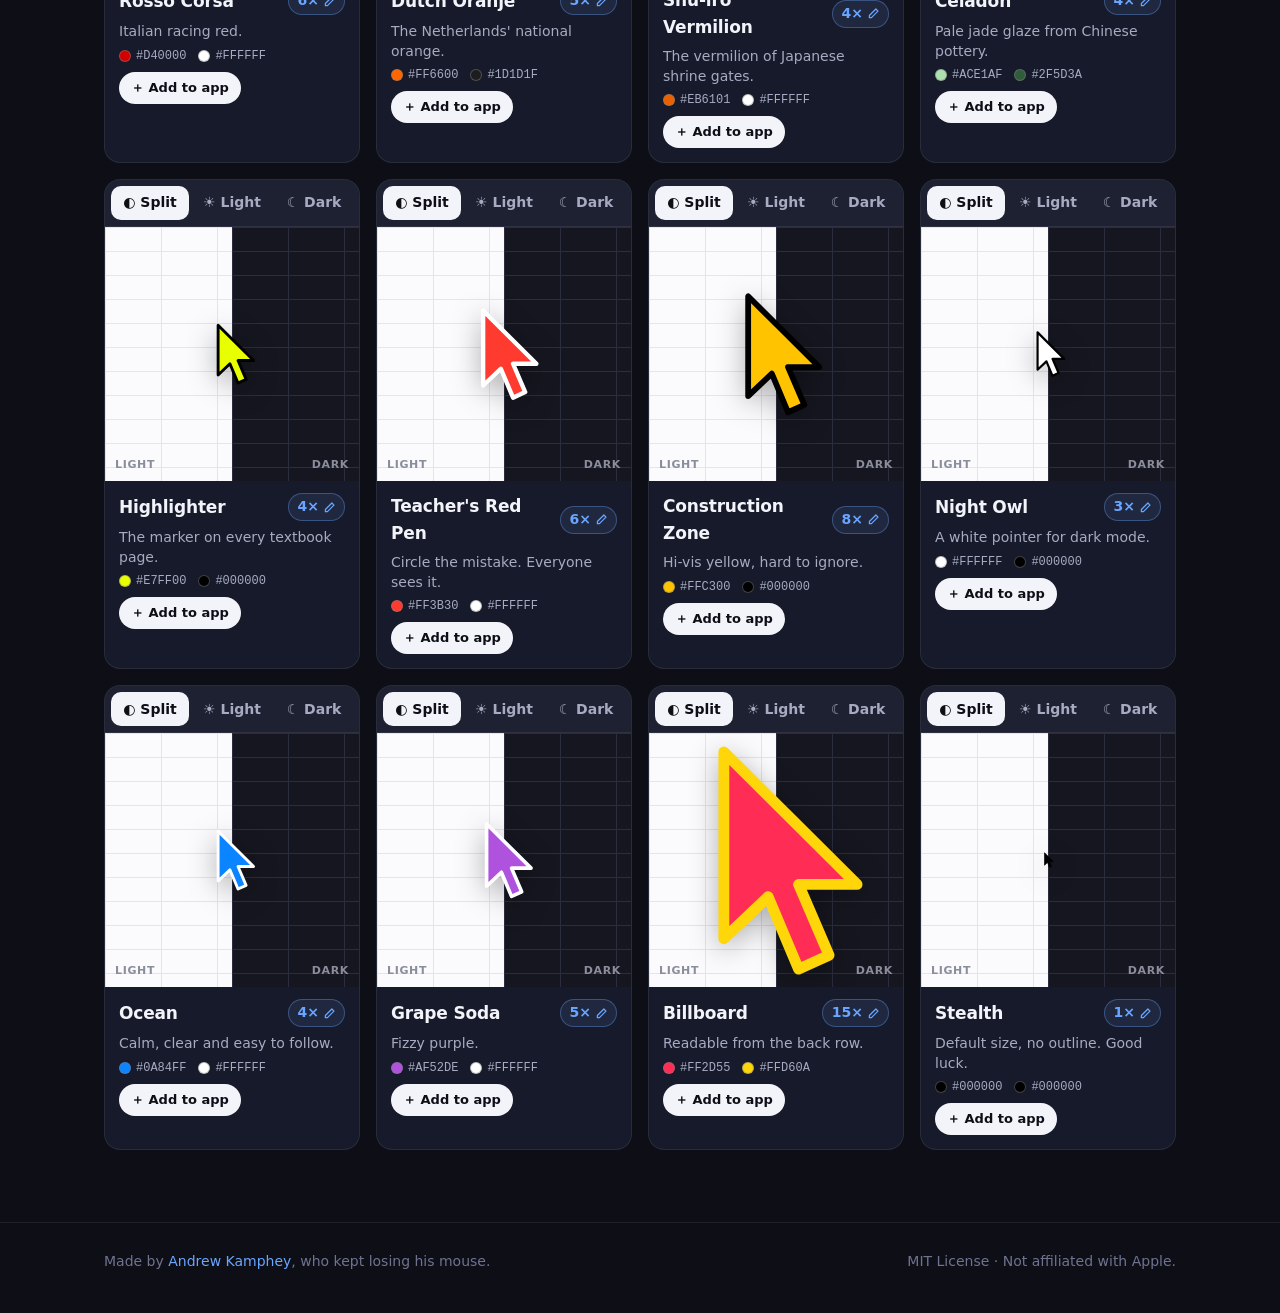
<file: site/recipes.html>
<!doctype html>
<html lang="en">
<head>
<meta charset="utf-8">
<!-- Google tag (gtag.js) -->
<script async src="https://www.googletagmanager.com/gtag/js?id=G-M5TJXXCL2K"></script>
<script>
  window.dataLayer = window.dataLayer || [];
  function gtag(){dataLayer.push(arguments);}
  gtag('js', new Date());

  gtag('config', 'G-M5TJXXCL2K');
</script>

<meta name="viewport" content="width=device-width, initial-scale=1">
<title>Cursor Recipes — Where's My Mouse?</title>
<meta name="description" content="32 ready-made Mac pointer looks: seasonal, pop culture and famous colors from around the world, each with its size, fill and outline for Where's My Mouse?.">
<link rel="icon" type="image/png" href="assets/favicon.png">
<link rel="apple-touch-icon" href="assets/icon.png">
<meta property="og:title" content="Cursor Recipes — Where's My Mouse?">
<meta property="og:description" content="Ready-made Mac pointer looks with exact sizes and colors.">
<meta property="og:image" content="https://wheresmymouse.com/assets/og.png">
<meta property="og:url" content="https://wheresmymouse.com/recipes">
<meta name="twitter:card" content="summary_large_image">
<link rel="canonical" href="https://wheresmymouse.com/recipes">
<style>
  :root {
    --bg: #0d0e16;
    --bg-2: #161a33;
    --panel: #171a2a;
    --panel-2: #1e2236;
    --line: rgba(255, 255, 255, 0.08);
    --text: #f3f4fa;
    --muted: #a7abc2;
    --faint: #6f7390;
    --blue: #2f7bff;
    --blue-soft: #6aa6ff;
    --red: #ff3b2f;
    --rainbow: linear-gradient(120deg, #ff3b30, #ff9500, #ffd60a, #34c759, #0a84ff, #af52de);
    --radius: 18px;
    --max: 1120px;
  }
  * { box-sizing: border-box; }
  html { scroll-behavior: smooth; }
  body {
    margin: 0;
    background: radial-gradient(1200px 700px at 80% -10%, #1d2452 0%, transparent 60%), var(--bg);
    color: var(--text);
    font: 17px/1.55 system-ui, -apple-system, "Helvetica Neue", Arial, sans-serif;
    -webkit-font-smoothing: antialiased;
  }
  a { color: var(--blue-soft); text-decoration: none; }
  a:hover { text-decoration: underline; }
  .wrap { max-width: var(--max); margin: 0 auto; padding: 0 24px; }

  /* nav */
  nav { display: flex; align-items: center; justify-content: space-between; padding: 20px 0; }
  .brand { display: flex; align-items: center; gap: 10px; font-weight: 800; color: var(--text); }
  .brand img { width: 30px; height: 30px; }
  nav .links { display: flex; gap: 22px; font-size: 15px; }
  nav .links a { color: var(--muted); }


  .rc-hero { padding: 24px 0 8px; }
  .rc-hero h1 { font-size: clamp(44px, 7vw, 84px); line-height: 0.95; letter-spacing: -0.04em; margin: 10px 0 14px; font-weight: 900; }
  .rc-hero p { color: var(--muted); font-size: 19px; max-width: 680px; margin: 0; }
  .rc-hero .fine { color: var(--faint); font-size: 14px; margin-top: 10px; }
  .dl { background: var(--text); color: #0d0e16 !important; font-weight: 800; padding: 6px 14px; border-radius: 999px; }
  .dl:hover { text-decoration: none; }
  main { padding-bottom: 72px; }
  footer { border-top: 1px solid var(--line); padding: 28px 0 40px; color: var(--faint); font-size: 14px; }
  footer .wrap { display: flex; justify-content: space-between; gap: 20px; flex-wrap: wrap; }
  @media (max-width: 560px) { nav .links a.hide-sm { display: none; } }
</style>
<link rel="stylesheet" href="assets/recipes.css">
</head>
<body>
<svg width="0" height="0" style="position:absolute" aria-hidden="true">
      <defs><path id="arrow" d="M4 4 V90 L24.4 70.7 L38.4 104 L52.4 97.6 L38.4 65 L65.3 65 Z" transform="scale(0.93)" stroke-width="5" stroke-linejoin="round"/></defs>
    </svg>
<div class="wrap">
  <nav>
    <a class="brand" href="/"><img src="assets/icon.png" alt="">Where's My Mouse?</a>
    <div class="links">
      <a class="hide-sm" href="/#features">Features</a>
      <a class="hide-sm" href="/#faq">FAQ</a>
      <a class="hide-sm" href="https://github.com/andrewkamphey/WheresMyMouse">GitHub</a>
      <a class="dl btn-dl" href="https://wheresmymouse.com/download"><span class="dl-label">Download free</span></a>
    </div>
  </nav>
  <header class="rc-hero">
    <h1>Cursor Recipes</h1>
    <p>32 ready-made pointer looks. Click “Add to app” to save one as a preset, or pick it from Recipes in the app's menu. Click any size to try it bigger or smaller.</p>
    <p class="fine">“Add to app” opens Where's My Mouse? 1.4 or later and asks before adding. Colors need macOS 12 or later; sizes above 15× need Extra large turned on.</p>
  </header>
  <main id="rc-page">
    <div class="rc-bar">
      <div class="rc-seg" role="group" aria-label="Category"><button type="button" data-filter="all" aria-pressed="true">All</button><button type="button" data-filter="seasonal" aria-pressed="false">Seasonal</button><button type="button" data-filter="pop" aria-pressed="false">Pop culture</button><button type="button" data-filter="world" aria-pressed="false">Around the world</button><button type="button" data-filter="classic" aria-pressed="false">Classics</button></div>
      <div class="rc-push">
        <div class="rc-seg" role="group" aria-label="Background"><button type="button" data-bg="split" aria-pressed="true">◐ Split</button><button type="button" data-bg="light" aria-pressed="false">☀ Light</button><button type="button" data-bg="dark" aria-pressed="false">☾ Dark</button></div>
        <div class="rc-seg" role="group" aria-label="View"><button type="button" data-view="cards" aria-pressed="true">Cards</button><button type="button" data-view="list" aria-pressed="false">List</button></div>
      </div>
    </div>
    <div class="rc-grid" id="rc-grid">
      <article class="rc-card" id="sakura-spring" data-cat="seasonal" data-size="4"><div class="rc-shot"><div class="rc-mode" role="group" aria-label="Background"><button type="button" data-mode="split" aria-pressed="true">◐ Split</button><button type="button" data-mode="light" aria-pressed="false">☀ Light</button><button type="button" data-mode="dark" aria-pressed="false">☾ Dark</button></div><div class="rc-pv" data-mode="split"><div class="rc-half l"></div><div class="rc-half d"></div><svg class="rc-ar" viewBox="0 0 62 100" style="--h:24.5%" aria-hidden="true"><use href="#arrow" fill="#FFB7C5" stroke="#7A2E45"/></svg><span class="rc-lbl l">Light</span><span class="rc-lbl d">Dark</span></div></div><div class="rc-body"><div class="rc-head"><h3>Sakura Spring</h3><button type="button" class="rc-sz" aria-expanded="false" aria-label="Try Sakura Spring at other sizes"><b>4×</b><svg viewBox="0 0 16 16" aria-hidden="true"><path d="M11.5 1.5l3 3L5 14H2v-3z" fill="none" stroke="currentColor" stroke-width="1.8" stroke-linejoin="round"/></svg></button></div><div class="rc-edit" hidden><input type="range" min="1" max="30" step="0.5" value="4" aria-label="Preview size for Sakura Spring"><button type="button" class="rc-reset">Reset</button><span class="rc-hint">Recipe size. Drag to try others.</span></div><p>Cherry blossom pink for the first warm week.</p><span class="rc-chips"><span class="rc-chip"><i style="background:#FFB7C5"></i>#FFB7C5</span><span class="rc-chip"><i style="background:#7A2E45"></i>#7A2E45</span></span><a class="rc-add" href="wheresmymouse://recipe?name=Sakura%20Spring&amp;size=4&amp;fill=FFB7C5&amp;outline=7A2E45" title="Opens Where's My Mouse? and asks to add Sakura Spring as a preset">＋ Add to app</a></div></article>
      <article class="rc-card" id="summer-sunburst" data-cat="seasonal" data-size="5"><div class="rc-shot"><div class="rc-mode" role="group" aria-label="Background"><button type="button" data-mode="split" aria-pressed="true">◐ Split</button><button type="button" data-mode="light" aria-pressed="false">☀ Light</button><button type="button" data-mode="dark" aria-pressed="false">☾ Dark</button></div><div class="rc-pv" data-mode="split"><div class="rc-half l"></div><div class="rc-half d"></div><svg class="rc-ar" viewBox="0 0 62 100" style="--h:30.7%" aria-hidden="true"><use href="#arrow" fill="#FFD60A" stroke="#1D1D1F"/></svg><span class="rc-lbl l">Light</span><span class="rc-lbl d">Dark</span></div></div><div class="rc-body"><div class="rc-head"><h3>Summer Sunburst</h3><button type="button" class="rc-sz" aria-expanded="false" aria-label="Try Summer Sunburst at other sizes"><b>5×</b><svg viewBox="0 0 16 16" aria-hidden="true"><path d="M11.5 1.5l3 3L5 14H2v-3z" fill="none" stroke="currentColor" stroke-width="1.8" stroke-linejoin="round"/></svg></button></div><div class="rc-edit" hidden><input type="range" min="1" max="30" step="0.5" value="5" aria-label="Preview size for Summer Sunburst"><button type="button" class="rc-reset">Reset</button><span class="rc-hint">Recipe size. Drag to try others.</span></div><p>Bright as a beach umbrella.</p><span class="rc-chips"><span class="rc-chip"><i style="background:#FFD60A"></i>#FFD60A</span><span class="rc-chip"><i style="background:#1D1D1F"></i>#1D1D1F</span></span><a class="rc-add" href="wheresmymouse://recipe?name=Summer%20Sunburst&amp;size=5&amp;fill=FFD60A&amp;outline=1D1D1F" title="Opens Where's My Mouse? and asks to add Summer Sunburst as a preset">＋ Add to app</a></div></article>
      <article class="rc-card" id="pumpkin-patch" data-cat="seasonal" data-size="6"><div class="rc-shot"><div class="rc-mode" role="group" aria-label="Background"><button type="button" data-mode="split" aria-pressed="true">◐ Split</button><button type="button" data-mode="light" aria-pressed="false">☀ Light</button><button type="button" data-mode="dark" aria-pressed="false">☾ Dark</button></div><div class="rc-pv" data-mode="split"><div class="rc-half l"></div><div class="rc-half d"></div><svg class="rc-ar" viewBox="0 0 62 100" style="--h:36.8%" aria-hidden="true"><use href="#arrow" fill="#FF7518" stroke="#3B1F0E"/></svg><span class="rc-lbl l">Light</span><span class="rc-lbl d">Dark</span></div></div><div class="rc-body"><div class="rc-head"><h3>Pumpkin Patch</h3><button type="button" class="rc-sz" aria-expanded="false" aria-label="Try Pumpkin Patch at other sizes"><b>6×</b><svg viewBox="0 0 16 16" aria-hidden="true"><path d="M11.5 1.5l3 3L5 14H2v-3z" fill="none" stroke="currentColor" stroke-width="1.8" stroke-linejoin="round"/></svg></button></div><div class="rc-edit" hidden><input type="range" min="1" max="30" step="0.5" value="6" aria-label="Preview size for Pumpkin Patch"><button type="button" class="rc-reset">Reset</button><span class="rc-hint">Recipe size. Drag to try others.</span></div><p>Orange and roasty, for September.</p><span class="rc-chips"><span class="rc-chip"><i style="background:#FF7518"></i>#FF7518</span><span class="rc-chip"><i style="background:#3B1F0E"></i>#3B1F0E</span></span><a class="rc-add" href="wheresmymouse://recipe?name=Pumpkin%20Patch&amp;size=6&amp;fill=FF7518&amp;outline=3B1F0E" title="Opens Where's My Mouse? and asks to add Pumpkin Patch as a preset">＋ Add to app</a></div></article>
      <article class="rc-card" id="winter-frost" data-cat="seasonal" data-size="4"><div class="rc-shot"><div class="rc-mode" role="group" aria-label="Background"><button type="button" data-mode="split" aria-pressed="true">◐ Split</button><button type="button" data-mode="light" aria-pressed="false">☀ Light</button><button type="button" data-mode="dark" aria-pressed="false">☾ Dark</button></div><div class="rc-pv" data-mode="split"><div class="rc-half l"></div><div class="rc-half d"></div><svg class="rc-ar" viewBox="0 0 62 100" style="--h:24.5%" aria-hidden="true"><use href="#arrow" fill="#E6F7FF" stroke="#1F4E79"/></svg><span class="rc-lbl l">Light</span><span class="rc-lbl d">Dark</span></div></div><div class="rc-body"><div class="rc-head"><h3>Winter Frost</h3><button type="button" class="rc-sz" aria-expanded="false" aria-label="Try Winter Frost at other sizes"><b>4×</b><svg viewBox="0 0 16 16" aria-hidden="true"><path d="M11.5 1.5l3 3L5 14H2v-3z" fill="none" stroke="currentColor" stroke-width="1.8" stroke-linejoin="round"/></svg></button></div><div class="rc-edit" hidden><input type="range" min="1" max="30" step="0.5" value="4" aria-label="Preview size for Winter Frost"><button type="button" class="rc-reset">Reset</button><span class="rc-hint">Recipe size. Drag to try others.</span></div><p>Pale ice with a deep winter edge.</p><span class="rc-chips"><span class="rc-chip"><i style="background:#E6F7FF"></i>#E6F7FF</span><span class="rc-chip"><i style="background:#1F4E79"></i>#1F4E79</span></span><a class="rc-add" href="wheresmymouse://recipe?name=Winter%20Frost&amp;size=4&amp;fill=E6F7FF&amp;outline=1F4E79" title="Opens Where's My Mouse? and asks to add Winter Frost as a preset">＋ Add to app</a></div></article>
      <article class="rc-card" id="spooky-season" data-cat="seasonal" data-size="8"><div class="rc-shot"><div class="rc-mode" role="group" aria-label="Background"><button type="button" data-mode="split" aria-pressed="true">◐ Split</button><button type="button" data-mode="light" aria-pressed="false">☀ Light</button><button type="button" data-mode="dark" aria-pressed="false">☾ Dark</button></div><div class="rc-pv" data-mode="split"><div class="rc-half l"></div><div class="rc-half d"></div><svg class="rc-ar" viewBox="0 0 62 100" style="--h:49.1%" aria-hidden="true"><use href="#arrow" fill="#1D1D1F" stroke="#FF7518"/></svg><span class="rc-lbl l">Light</span><span class="rc-lbl d">Dark</span></div></div><div class="rc-body"><div class="rc-head"><h3>Spooky Season</h3><button type="button" class="rc-sz" aria-expanded="false" aria-label="Try Spooky Season at other sizes"><b>8×</b><svg viewBox="0 0 16 16" aria-hidden="true"><path d="M11.5 1.5l3 3L5 14H2v-3z" fill="none" stroke="currentColor" stroke-width="1.8" stroke-linejoin="round"/></svg></button></div><div class="rc-edit" hidden><input type="range" min="1" max="30" step="0.5" value="8" aria-label="Preview size for Spooky Season"><button type="button" class="rc-reset">Reset</button><span class="rc-hint">Recipe size. Drag to try others.</span></div><p>Black cat with a jack-o&#x27;-lantern glow.</p><span class="rc-chips"><span class="rc-chip"><i style="background:#1D1D1F"></i>#1D1D1F</span><span class="rc-chip"><i style="background:#FF7518"></i>#FF7518</span></span><a class="rc-add" href="wheresmymouse://recipe?name=Spooky%20Season&amp;size=8&amp;fill=1D1D1F&amp;outline=FF7518" title="Opens Where's My Mouse? and asks to add Spooky Season as a preset">＋ Add to app</a></div></article>
      <article class="rc-card" id="candy-cane" data-cat="seasonal" data-size="5"><div class="rc-shot"><div class="rc-mode" role="group" aria-label="Background"><button type="button" data-mode="split" aria-pressed="true">◐ Split</button><button type="button" data-mode="light" aria-pressed="false">☀ Light</button><button type="button" data-mode="dark" aria-pressed="false">☾ Dark</button></div><div class="rc-pv" data-mode="split"><div class="rc-half l"></div><div class="rc-half d"></div><svg class="rc-ar" viewBox="0 0 62 100" style="--h:30.7%" aria-hidden="true"><use href="#arrow" fill="#E3262F" stroke="#FFFFFF"/></svg><span class="rc-lbl l">Light</span><span class="rc-lbl d">Dark</span></div></div><div class="rc-body"><div class="rc-head"><h3>Candy Cane</h3><button type="button" class="rc-sz" aria-expanded="false" aria-label="Try Candy Cane at other sizes"><b>5×</b><svg viewBox="0 0 16 16" aria-hidden="true"><path d="M11.5 1.5l3 3L5 14H2v-3z" fill="none" stroke="currentColor" stroke-width="1.8" stroke-linejoin="round"/></svg></button></div><div class="rc-edit" hidden><input type="range" min="1" max="30" step="0.5" value="5" aria-label="Preview size for Candy Cane"><button type="button" class="rc-reset">Reset</button><span class="rc-hint">Recipe size. Drag to try others.</span></div><p>Red and white, very December.</p><span class="rc-chips"><span class="rc-chip"><i style="background:#E3262F"></i>#E3262F</span><span class="rc-chip"><i style="background:#FFFFFF"></i>#FFFFFF</span></span><a class="rc-add" href="wheresmymouse://recipe?name=Candy%20Cane&amp;size=5&amp;fill=E3262F&amp;outline=FFFFFF" title="Opens Where's My Mouse? and asks to add Candy Cane as a preset">＋ Add to app</a></div></article>
      <article class="rc-card" id="lunar-new-year" data-cat="seasonal" data-size="6"><div class="rc-shot"><div class="rc-mode" role="group" aria-label="Background"><button type="button" data-mode="split" aria-pressed="true">◐ Split</button><button type="button" data-mode="light" aria-pressed="false">☀ Light</button><button type="button" data-mode="dark" aria-pressed="false">☾ Dark</button></div><div class="rc-pv" data-mode="split"><div class="rc-half l"></div><div class="rc-half d"></div><svg class="rc-ar" viewBox="0 0 62 100" style="--h:36.8%" aria-hidden="true"><use href="#arrow" fill="#D7261E" stroke="#FFD700"/></svg><span class="rc-lbl l">Light</span><span class="rc-lbl d">Dark</span></div></div><div class="rc-body"><div class="rc-head"><h3>Lunar New Year</h3><button type="button" class="rc-sz" aria-expanded="false" aria-label="Try Lunar New Year at other sizes"><b>6×</b><svg viewBox="0 0 16 16" aria-hidden="true"><path d="M11.5 1.5l3 3L5 14H2v-3z" fill="none" stroke="currentColor" stroke-width="1.8" stroke-linejoin="round"/></svg></button></div><div class="rc-edit" hidden><input type="range" min="1" max="30" step="0.5" value="6" aria-label="Preview size for Lunar New Year"><button type="button" class="rc-reset">Reset</button><span class="rc-hint">Recipe size. Drag to try others.</span></div><p>Red for luck, gold for prosperity.</p><span class="rc-chips"><span class="rc-chip"><i style="background:#D7261E"></i>#D7261E</span><span class="rc-chip"><i style="background:#FFD700"></i>#FFD700</span></span><a class="rc-add" href="wheresmymouse://recipe?name=Lunar%20New%20Year&amp;size=6&amp;fill=D7261E&amp;outline=FFD700" title="Opens Where's My Mouse? and asks to add Lunar New Year as a preset">＋ Add to app</a></div></article>
      <article class="rc-card" id="diwali-marigold" data-cat="seasonal" data-size="5"><div class="rc-shot"><div class="rc-mode" role="group" aria-label="Background"><button type="button" data-mode="split" aria-pressed="true">◐ Split</button><button type="button" data-mode="light" aria-pressed="false">☀ Light</button><button type="button" data-mode="dark" aria-pressed="false">☾ Dark</button></div><div class="rc-pv" data-mode="split"><div class="rc-half l"></div><div class="rc-half d"></div><svg class="rc-ar" viewBox="0 0 62 100" style="--h:30.7%" aria-hidden="true"><use href="#arrow" fill="#FFB000" stroke="#8A1C00"/></svg><span class="rc-lbl l">Light</span><span class="rc-lbl d">Dark</span></div></div><div class="rc-body"><div class="rc-head"><h3>Diwali Marigold</h3><button type="button" class="rc-sz" aria-expanded="false" aria-label="Try Diwali Marigold at other sizes"><b>5×</b><svg viewBox="0 0 16 16" aria-hidden="true"><path d="M11.5 1.5l3 3L5 14H2v-3z" fill="none" stroke="currentColor" stroke-width="1.8" stroke-linejoin="round"/></svg></button></div><div class="rc-edit" hidden><input type="range" min="1" max="30" step="0.5" value="5" aria-label="Preview size for Diwali Marigold"><button type="button" class="rc-reset">Reset</button><span class="rc-hint">Recipe size. Drag to try others.</span></div><p>Warm marigold for the festival of lights.</p><span class="rc-chips"><span class="rc-chip"><i style="background:#FFB000"></i>#FFB000</span><span class="rc-chip"><i style="background:#8A1C00"></i>#8A1C00</span></span><a class="rc-add" href="wheresmymouse://recipe?name=Diwali%20Marigold&amp;size=5&amp;fill=FFB000&amp;outline=8A1C00" title="Opens Where's My Mouse? and asks to add Diwali Marigold as a preset">＋ Add to app</a></div></article>
      <article class="rc-card" id="barbiecore" data-cat="pop" data-size="6"><div class="rc-shot"><div class="rc-mode" role="group" aria-label="Background"><button type="button" data-mode="split" aria-pressed="true">◐ Split</button><button type="button" data-mode="light" aria-pressed="false">☀ Light</button><button type="button" data-mode="dark" aria-pressed="false">☾ Dark</button></div><div class="rc-pv" data-mode="split"><div class="rc-half l"></div><div class="rc-half d"></div><svg class="rc-ar" viewBox="0 0 62 100" style="--h:36.8%" aria-hidden="true"><use href="#arrow" fill="#E0218A" stroke="#FFFFFF"/></svg><span class="rc-lbl l">Light</span><span class="rc-lbl d">Dark</span></div></div><div class="rc-body"><div class="rc-head"><h3>Barbiecore</h3><button type="button" class="rc-sz" aria-expanded="false" aria-label="Try Barbiecore at other sizes"><b>6×</b><svg viewBox="0 0 16 16" aria-hidden="true"><path d="M11.5 1.5l3 3L5 14H2v-3z" fill="none" stroke="currentColor" stroke-width="1.8" stroke-linejoin="round"/></svg></button></div><div class="rc-edit" hidden><input type="range" min="1" max="30" step="0.5" value="6" aria-label="Preview size for Barbiecore"><button type="button" class="rc-reset">Reset</button><span class="rc-hint">Recipe size. Drag to try others.</span></div><p>Hot pink, unapologetically.</p><span class="rc-chips"><span class="rc-chip"><i style="background:#E0218A"></i>#E0218A</span><span class="rc-chip"><i style="background:#FFFFFF"></i>#FFFFFF</span></span><a class="rc-add" href="wheresmymouse://recipe?name=Barbiecore&amp;size=6&amp;fill=E0218A&amp;outline=FFFFFF" title="Opens Where's My Mouse? and asks to add Barbiecore as a preset">＋ Add to app</a></div></article>
      <article class="rc-card" id="hacker-green" data-cat="pop" data-size="3"><div class="rc-shot"><div class="rc-mode" role="group" aria-label="Background"><button type="button" data-mode="split" aria-pressed="true">◐ Split</button><button type="button" data-mode="light" aria-pressed="false">☀ Light</button><button type="button" data-mode="dark" aria-pressed="false">☾ Dark</button></div><div class="rc-pv" data-mode="split"><div class="rc-half l"></div><div class="rc-half d"></div><svg class="rc-ar" viewBox="0 0 62 100" style="--h:18.4%" aria-hidden="true"><use href="#arrow" fill="#00FF41" stroke="#000000"/></svg><span class="rc-lbl l">Light</span><span class="rc-lbl d">Dark</span></div></div><div class="rc-body"><div class="rc-head"><h3>Hacker Green</h3><button type="button" class="rc-sz" aria-expanded="false" aria-label="Try Hacker Green at other sizes"><b>3×</b><svg viewBox="0 0 16 16" aria-hidden="true"><path d="M11.5 1.5l3 3L5 14H2v-3z" fill="none" stroke="currentColor" stroke-width="1.8" stroke-linejoin="round"/></svg></button></div><div class="rc-edit" hidden><input type="range" min="1" max="30" step="0.5" value="3" aria-label="Preview size for Hacker Green"><button type="button" class="rc-reset">Reset</button><span class="rc-hint">Recipe size. Drag to try others.</span></div><p>Terminal green on pitch black.</p><span class="rc-chips"><span class="rc-chip"><i style="background:#00FF41"></i>#00FF41</span><span class="rc-chip"><i style="background:#000000"></i>#000000</span></span><a class="rc-add" href="wheresmymouse://recipe?name=Hacker%20Green&amp;size=3&amp;fill=00FF41&amp;outline=000000" title="Opens Where's My Mouse? and asks to add Hacker Green as a preset">＋ Add to app</a></div></article>
      <article class="rc-card" id="vaporwave" data-cat="pop" data-size="5"><div class="rc-shot"><div class="rc-mode" role="group" aria-label="Background"><button type="button" data-mode="split" aria-pressed="true">◐ Split</button><button type="button" data-mode="light" aria-pressed="false">☀ Light</button><button type="button" data-mode="dark" aria-pressed="false">☾ Dark</button></div><div class="rc-pv" data-mode="split"><div class="rc-half l"></div><div class="rc-half d"></div><svg class="rc-ar" viewBox="0 0 62 100" style="--h:30.7%" aria-hidden="true"><use href="#arrow" fill="#FF71CE" stroke="#01CDFE"/></svg><span class="rc-lbl l">Light</span><span class="rc-lbl d">Dark</span></div></div><div class="rc-body"><div class="rc-head"><h3>Vaporwave</h3><button type="button" class="rc-sz" aria-expanded="false" aria-label="Try Vaporwave at other sizes"><b>5×</b><svg viewBox="0 0 16 16" aria-hidden="true"><path d="M11.5 1.5l3 3L5 14H2v-3z" fill="none" stroke="currentColor" stroke-width="1.8" stroke-linejoin="round"/></svg></button></div><div class="rc-edit" hidden><input type="range" min="1" max="30" step="0.5" value="5" aria-label="Preview size for Vaporwave"><button type="button" class="rc-reset">Reset</button><span class="rc-hint">Recipe size. Drag to try others.</span></div><p>Pink and cyan, straight out of 1995.</p><span class="rc-chips"><span class="rc-chip"><i style="background:#FF71CE"></i>#FF71CE</span><span class="rc-chip"><i style="background:#01CDFE"></i>#01CDFE</span></span><a class="rc-add" href="wheresmymouse://recipe?name=Vaporwave&amp;size=5&amp;fill=FF71CE&amp;outline=01CDFE" title="Opens Where's My Mouse? and asks to add Vaporwave as a preset">＋ Add to app</a></div></article>
      <article class="rc-card" id="synthwave-sunset" data-cat="pop" data-size="7"><div class="rc-shot"><div class="rc-mode" role="group" aria-label="Background"><button type="button" data-mode="split" aria-pressed="true">◐ Split</button><button type="button" data-mode="light" aria-pressed="false">☀ Light</button><button type="button" data-mode="dark" aria-pressed="false">☾ Dark</button></div><div class="rc-pv" data-mode="split"><div class="rc-half l"></div><div class="rc-half d"></div><svg class="rc-ar" viewBox="0 0 62 100" style="--h:42.9%" aria-hidden="true"><use href="#arrow" fill="#FF6C11" stroke="#2D1B69"/></svg><span class="rc-lbl l">Light</span><span class="rc-lbl d">Dark</span></div></div><div class="rc-body"><div class="rc-head"><h3>Synthwave Sunset</h3><button type="button" class="rc-sz" aria-expanded="false" aria-label="Try Synthwave Sunset at other sizes"><b>7×</b><svg viewBox="0 0 16 16" aria-hidden="true"><path d="M11.5 1.5l3 3L5 14H2v-3z" fill="none" stroke="currentColor" stroke-width="1.8" stroke-linejoin="round"/></svg></button></div><div class="rc-edit" hidden><input type="range" min="1" max="30" step="0.5" value="7" aria-label="Preview size for Synthwave Sunset"><button type="button" class="rc-reset">Reset</button><span class="rc-hint">Recipe size. Drag to try others.</span></div><p>Neon orange over a purple grid.</p><span class="rc-chips"><span class="rc-chip"><i style="background:#FF6C11"></i>#FF6C11</span><span class="rc-chip"><i style="background:#2D1B69"></i>#2D1B69</span></span><a class="rc-add" href="wheresmymouse://recipe?name=Synthwave%20Sunset&amp;size=7&amp;fill=FF6C11&amp;outline=2D1B69" title="Opens Where's My Mouse? and asks to add Synthwave Sunset as a preset">＋ Add to app</a></div></article>
      <article class="rc-card" id="y2k-chrome" data-cat="pop" data-size="4"><div class="rc-shot"><div class="rc-mode" role="group" aria-label="Background"><button type="button" data-mode="split" aria-pressed="true">◐ Split</button><button type="button" data-mode="light" aria-pressed="false">☀ Light</button><button type="button" data-mode="dark" aria-pressed="false">☾ Dark</button></div><div class="rc-pv" data-mode="split"><div class="rc-half l"></div><div class="rc-half d"></div><svg class="rc-ar" viewBox="0 0 62 100" style="--h:24.5%" aria-hidden="true"><use href="#arrow" fill="#C9CED6" stroke="#4B2A85"/></svg><span class="rc-lbl l">Light</span><span class="rc-lbl d">Dark</span></div></div><div class="rc-body"><div class="rc-head"><h3>Y2K Chrome</h3><button type="button" class="rc-sz" aria-expanded="false" aria-label="Try Y2K Chrome at other sizes"><b>4×</b><svg viewBox="0 0 16 16" aria-hidden="true"><path d="M11.5 1.5l3 3L5 14H2v-3z" fill="none" stroke="currentColor" stroke-width="1.8" stroke-linejoin="round"/></svg></button></div><div class="rc-edit" hidden><input type="range" min="1" max="30" step="0.5" value="4" aria-label="Preview size for Y2K Chrome"><button type="button" class="rc-reset">Reset</button><span class="rc-hint">Recipe size. Drag to try others.</span></div><p>Brushed silver with a millennium edge.</p><span class="rc-chips"><span class="rc-chip"><i style="background:#C9CED6"></i>#C9CED6</span><span class="rc-chip"><i style="background:#4B2A85"></i>#4B2A85</span></span><a class="rc-add" href="wheresmymouse://recipe?name=Y2K%20Chrome&amp;size=4&amp;fill=C9CED6&amp;outline=4B2A85" title="Opens Where's My Mouse? and asks to add Y2K Chrome as a preset">＋ Add to app</a></div></article>
      <article class="rc-card" id="slime-time" data-cat="pop" data-size="8"><div class="rc-shot"><div class="rc-mode" role="group" aria-label="Background"><button type="button" data-mode="split" aria-pressed="true">◐ Split</button><button type="button" data-mode="light" aria-pressed="false">☀ Light</button><button type="button" data-mode="dark" aria-pressed="false">☾ Dark</button></div><div class="rc-pv" data-mode="split"><div class="rc-half l"></div><div class="rc-half d"></div><svg class="rc-ar" viewBox="0 0 62 100" style="--h:49.1%" aria-hidden="true"><use href="#arrow" fill="#7FFF00" stroke="#3A0F5C"/></svg><span class="rc-lbl l">Light</span><span class="rc-lbl d">Dark</span></div></div><div class="rc-body"><div class="rc-head"><h3>Slime Time</h3><button type="button" class="rc-sz" aria-expanded="false" aria-label="Try Slime Time at other sizes"><b>8×</b><svg viewBox="0 0 16 16" aria-hidden="true"><path d="M11.5 1.5l3 3L5 14H2v-3z" fill="none" stroke="currentColor" stroke-width="1.8" stroke-linejoin="round"/></svg></button></div><div class="rc-edit" hidden><input type="range" min="1" max="30" step="0.5" value="8" aria-label="Preview size for Slime Time"><button type="button" class="rc-reset">Reset</button><span class="rc-hint">Recipe size. Drag to try others.</span></div><p>Gooey green, game-show purple.</p><span class="rc-chips"><span class="rc-chip"><i style="background:#7FFF00"></i>#7FFF00</span><span class="rc-chip"><i style="background:#3A0F5C"></i>#3A0F5C</span></span><a class="rc-add" href="wheresmymouse://recipe?name=Slime%20Time&amp;size=8&amp;fill=7FFF00&amp;outline=3A0F5C" title="Opens Where's My Mouse? and asks to add Slime Time as a preset">＋ Add to app</a></div></article>
      <article class="rc-card" id="retro-arcade" data-cat="pop" data-size="10"><div class="rc-shot"><div class="rc-mode" role="group" aria-label="Background"><button type="button" data-mode="split" aria-pressed="true">◐ Split</button><button type="button" data-mode="light" aria-pressed="false">☀ Light</button><button type="button" data-mode="dark" aria-pressed="false">☾ Dark</button></div><div class="rc-pv" data-mode="split"><div class="rc-half l"></div><div class="rc-half d"></div><svg class="rc-ar" viewBox="0 0 62 100" style="--h:61.3%" aria-hidden="true"><use href="#arrow" fill="#FFE81F" stroke="#E3262F"/></svg><span class="rc-lbl l">Light</span><span class="rc-lbl d">Dark</span></div></div><div class="rc-body"><div class="rc-head"><h3>Retro Arcade</h3><button type="button" class="rc-sz" aria-expanded="false" aria-label="Try Retro Arcade at other sizes"><b>10×</b><svg viewBox="0 0 16 16" aria-hidden="true"><path d="M11.5 1.5l3 3L5 14H2v-3z" fill="none" stroke="currentColor" stroke-width="1.8" stroke-linejoin="round"/></svg></button></div><div class="rc-edit" hidden><input type="range" min="1" max="30" step="0.5" value="10" aria-label="Preview size for Retro Arcade"><button type="button" class="rc-reset">Reset</button><span class="rc-hint">Recipe size. Drag to try others.</span></div><p>Insert coin. Big and blocky.</p><span class="rc-chips"><span class="rc-chip"><i style="background:#FFE81F"></i>#FFE81F</span><span class="rc-chip"><i style="background:#E3262F"></i>#E3262F</span></span><a class="rc-add" href="wheresmymouse://recipe?name=Retro%20Arcade&amp;size=10&amp;fill=FFE81F&amp;outline=E3262F" title="Opens Where's My Mouse? and asks to add Retro Arcade as a preset">＋ Add to app</a></div></article>
      <article class="rc-card" id="main-character" data-cat="pop" data-size="15"><div class="rc-shot"><div class="rc-mode" role="group" aria-label="Background"><button type="button" data-mode="split" aria-pressed="true">◐ Split</button><button type="button" data-mode="light" aria-pressed="false">☀ Light</button><button type="button" data-mode="dark" aria-pressed="false">☾ Dark</button></div><div class="rc-pv" data-mode="split"><div class="rc-half l"></div><div class="rc-half d"></div><svg class="rc-ar" viewBox="0 0 62 100" style="--h:92.0%" aria-hidden="true"><use href="#arrow" fill="#FFFFFF" stroke="#000000"/></svg><span class="rc-lbl l">Light</span><span class="rc-lbl d">Dark</span></div></div><div class="rc-body"><div class="rc-head"><h3>Main Character</h3><button type="button" class="rc-sz" aria-expanded="false" aria-label="Try Main Character at other sizes"><b>15×</b><svg viewBox="0 0 16 16" aria-hidden="true"><path d="M11.5 1.5l3 3L5 14H2v-3z" fill="none" stroke="currentColor" stroke-width="1.8" stroke-linejoin="round"/></svg></button></div><div class="rc-edit" hidden><input type="range" min="1" max="30" step="0.5" value="15" aria-label="Preview size for Main Character"><button type="button" class="rc-reset">Reset</button><span class="rc-hint">Recipe size. Drag to try others.</span></div><p>Center stage. Everyone&#x27;s looking.</p><span class="rc-chips"><span class="rc-chip"><i style="background:#FFFFFF"></i>#FFFFFF</span><span class="rc-chip"><i style="background:#000000"></i>#000000</span></span><a class="rc-add" href="wheresmymouse://recipe?name=Main%20Character&amp;size=15&amp;fill=FFFFFF&amp;outline=000000" title="Opens Where's My Mouse? and asks to add Main Character as a preset">＋ Add to app</a></div></article>
      <article class="rc-card" id="rosa-mexicano" data-cat="world" data-size="5"><div class="rc-shot"><div class="rc-mode" role="group" aria-label="Background"><button type="button" data-mode="split" aria-pressed="true">◐ Split</button><button type="button" data-mode="light" aria-pressed="false">☀ Light</button><button type="button" data-mode="dark" aria-pressed="false">☾ Dark</button></div><div class="rc-pv" data-mode="split"><div class="rc-half l"></div><div class="rc-half d"></div><svg class="rc-ar" viewBox="0 0 62 100" style="--h:30.7%" aria-hidden="true"><use href="#arrow" fill="#E4007C" stroke="#FFFFFF"/></svg><span class="rc-lbl l">Light</span><span class="rc-lbl d">Dark</span></div></div><div class="rc-body"><div class="rc-head"><h3>Rosa Mexicano</h3><button type="button" class="rc-sz" aria-expanded="false" aria-label="Try Rosa Mexicano at other sizes"><b>5×</b><svg viewBox="0 0 16 16" aria-hidden="true"><path d="M11.5 1.5l3 3L5 14H2v-3z" fill="none" stroke="currentColor" stroke-width="1.8" stroke-linejoin="round"/></svg></button></div><div class="rc-edit" hidden><input type="range" min="1" max="30" step="0.5" value="5" aria-label="Preview size for Rosa Mexicano"><button type="button" class="rc-reset">Reset</button><span class="rc-hint">Recipe size. Drag to try others.</span></div><p>Mexico&#x27;s bold, iconic pink.</p><span class="rc-chips"><span class="rc-chip"><i style="background:#E4007C"></i>#E4007C</span><span class="rc-chip"><i style="background:#FFFFFF"></i>#FFFFFF</span></span><a class="rc-add" href="wheresmymouse://recipe?name=Rosa%20Mexicano&amp;size=5&amp;fill=E4007C&amp;outline=FFFFFF" title="Opens Where's My Mouse? and asks to add Rosa Mexicano as a preset">＋ Add to app</a></div></article>
      <article class="rc-card" id="majorelle-blue" data-cat="world" data-size="5"><div class="rc-shot"><div class="rc-mode" role="group" aria-label="Background"><button type="button" data-mode="split" aria-pressed="true">◐ Split</button><button type="button" data-mode="light" aria-pressed="false">☀ Light</button><button type="button" data-mode="dark" aria-pressed="false">☾ Dark</button></div><div class="rc-pv" data-mode="split"><div class="rc-half l"></div><div class="rc-half d"></div><svg class="rc-ar" viewBox="0 0 62 100" style="--h:30.7%" aria-hidden="true"><use href="#arrow" fill="#6050DC" stroke="#FFD43B"/></svg><span class="rc-lbl l">Light</span><span class="rc-lbl d">Dark</span></div></div><div class="rc-body"><div class="rc-head"><h3>Majorelle Blue</h3><button type="button" class="rc-sz" aria-expanded="false" aria-label="Try Majorelle Blue at other sizes"><b>5×</b><svg viewBox="0 0 16 16" aria-hidden="true"><path d="M11.5 1.5l3 3L5 14H2v-3z" fill="none" stroke="currentColor" stroke-width="1.8" stroke-linejoin="round"/></svg></button></div><div class="rc-edit" hidden><input type="range" min="1" max="30" step="0.5" value="5" aria-label="Preview size for Majorelle Blue"><button type="button" class="rc-reset">Reset</button><span class="rc-hint">Recipe size. Drag to try others.</span></div><p>The vivid blue of a Marrakech garden.</p><span class="rc-chips"><span class="rc-chip"><i style="background:#6050DC"></i>#6050DC</span><span class="rc-chip"><i style="background:#FFD43B"></i>#FFD43B</span></span><a class="rc-add" href="wheresmymouse://recipe?name=Majorelle%20Blue&amp;size=5&amp;fill=6050DC&amp;outline=FFD43B" title="Opens Where's My Mouse? and asks to add Majorelle Blue as a preset">＋ Add to app</a></div></article>
      <article class="rc-card" id="klein-blue" data-cat="world" data-size="6"><div class="rc-shot"><div class="rc-mode" role="group" aria-label="Background"><button type="button" data-mode="split" aria-pressed="true">◐ Split</button><button type="button" data-mode="light" aria-pressed="false">☀ Light</button><button type="button" data-mode="dark" aria-pressed="false">☾ Dark</button></div><div class="rc-pv" data-mode="split"><div class="rc-half l"></div><div class="rc-half d"></div><svg class="rc-ar" viewBox="0 0 62 100" style="--h:36.8%" aria-hidden="true"><use href="#arrow" fill="#002FA7" stroke="#FFFFFF"/></svg><span class="rc-lbl l">Light</span><span class="rc-lbl d">Dark</span></div></div><div class="rc-body"><div class="rc-head"><h3>Klein Blue</h3><button type="button" class="rc-sz" aria-expanded="false" aria-label="Try Klein Blue at other sizes"><b>6×</b><svg viewBox="0 0 16 16" aria-hidden="true"><path d="M11.5 1.5l3 3L5 14H2v-3z" fill="none" stroke="currentColor" stroke-width="1.8" stroke-linejoin="round"/></svg></button></div><div class="rc-edit" hidden><input type="range" min="1" max="30" step="0.5" value="6" aria-label="Preview size for Klein Blue"><button type="button" class="rc-reset">Reset</button><span class="rc-hint">Recipe size. Drag to try others.</span></div><p>France&#x27;s deepest, most famous blue.</p><span class="rc-chips"><span class="rc-chip"><i style="background:#002FA7"></i>#002FA7</span><span class="rc-chip"><i style="background:#FFFFFF"></i>#FFFFFF</span></span><a class="rc-add" href="wheresmymouse://recipe?name=Klein%20Blue&amp;size=6&amp;fill=002FA7&amp;outline=FFFFFF" title="Opens Where's My Mouse? and asks to add Klein Blue as a preset">＋ Add to app</a></div></article>
      <article class="rc-card" id="british-racing-green" data-cat="world" data-size="5"><div class="rc-shot"><div class="rc-mode" role="group" aria-label="Background"><button type="button" data-mode="split" aria-pressed="true">◐ Split</button><button type="button" data-mode="light" aria-pressed="false">☀ Light</button><button type="button" data-mode="dark" aria-pressed="false">☾ Dark</button></div><div class="rc-pv" data-mode="split"><div class="rc-half l"></div><div class="rc-half d"></div><svg class="rc-ar" viewBox="0 0 62 100" style="--h:30.7%" aria-hidden="true"><use href="#arrow" fill="#004225" stroke="#F2E8C9"/></svg><span class="rc-lbl l">Light</span><span class="rc-lbl d">Dark</span></div></div><div class="rc-body"><div class="rc-head"><h3>British Racing Green</h3><button type="button" class="rc-sz" aria-expanded="false" aria-label="Try British Racing Green at other sizes"><b>5×</b><svg viewBox="0 0 16 16" aria-hidden="true"><path d="M11.5 1.5l3 3L5 14H2v-3z" fill="none" stroke="currentColor" stroke-width="1.8" stroke-linejoin="round"/></svg></button></div><div class="rc-edit" hidden><input type="range" min="1" max="30" step="0.5" value="5" aria-label="Preview size for British Racing Green"><button type="button" class="rc-reset">Reset</button><span class="rc-hint">Recipe size. Drag to try others.</span></div><p>Classic motorsport green with cream.</p><span class="rc-chips"><span class="rc-chip"><i style="background:#004225"></i>#004225</span><span class="rc-chip"><i style="background:#F2E8C9"></i>#F2E8C9</span></span><a class="rc-add" href="wheresmymouse://recipe?name=British%20Racing%20Green&amp;size=5&amp;fill=004225&amp;outline=F2E8C9" title="Opens Where's My Mouse? and asks to add British Racing Green as a preset">＋ Add to app</a></div></article>
      <article class="rc-card" id="rosso-corsa" data-cat="world" data-size="6"><div class="rc-shot"><div class="rc-mode" role="group" aria-label="Background"><button type="button" data-mode="split" aria-pressed="true">◐ Split</button><button type="button" data-mode="light" aria-pressed="false">☀ Light</button><button type="button" data-mode="dark" aria-pressed="false">☾ Dark</button></div><div class="rc-pv" data-mode="split"><div class="rc-half l"></div><div class="rc-half d"></div><svg class="rc-ar" viewBox="0 0 62 100" style="--h:36.8%" aria-hidden="true"><use href="#arrow" fill="#D40000" stroke="#FFFFFF"/></svg><span class="rc-lbl l">Light</span><span class="rc-lbl d">Dark</span></div></div><div class="rc-body"><div class="rc-head"><h3>Rosso Corsa</h3><button type="button" class="rc-sz" aria-expanded="false" aria-label="Try Rosso Corsa at other sizes"><b>6×</b><svg viewBox="0 0 16 16" aria-hidden="true"><path d="M11.5 1.5l3 3L5 14H2v-3z" fill="none" stroke="currentColor" stroke-width="1.8" stroke-linejoin="round"/></svg></button></div><div class="rc-edit" hidden><input type="range" min="1" max="30" step="0.5" value="6" aria-label="Preview size for Rosso Corsa"><button type="button" class="rc-reset">Reset</button><span class="rc-hint">Recipe size. Drag to try others.</span></div><p>Italian racing red.</p><span class="rc-chips"><span class="rc-chip"><i style="background:#D40000"></i>#D40000</span><span class="rc-chip"><i style="background:#FFFFFF"></i>#FFFFFF</span></span><a class="rc-add" href="wheresmymouse://recipe?name=Rosso%20Corsa&amp;size=6&amp;fill=D40000&amp;outline=FFFFFF" title="Opens Where's My Mouse? and asks to add Rosso Corsa as a preset">＋ Add to app</a></div></article>
      <article class="rc-card" id="dutch-oranje" data-cat="world" data-size="5"><div class="rc-shot"><div class="rc-mode" role="group" aria-label="Background"><button type="button" data-mode="split" aria-pressed="true">◐ Split</button><button type="button" data-mode="light" aria-pressed="false">☀ Light</button><button type="button" data-mode="dark" aria-pressed="false">☾ Dark</button></div><div class="rc-pv" data-mode="split"><div class="rc-half l"></div><div class="rc-half d"></div><svg class="rc-ar" viewBox="0 0 62 100" style="--h:30.7%" aria-hidden="true"><use href="#arrow" fill="#FF6600" stroke="#1D1D1F"/></svg><span class="rc-lbl l">Light</span><span class="rc-lbl d">Dark</span></div></div><div class="rc-body"><div class="rc-head"><h3>Dutch Oranje</h3><button type="button" class="rc-sz" aria-expanded="false" aria-label="Try Dutch Oranje at other sizes"><b>5×</b><svg viewBox="0 0 16 16" aria-hidden="true"><path d="M11.5 1.5l3 3L5 14H2v-3z" fill="none" stroke="currentColor" stroke-width="1.8" stroke-linejoin="round"/></svg></button></div><div class="rc-edit" hidden><input type="range" min="1" max="30" step="0.5" value="5" aria-label="Preview size for Dutch Oranje"><button type="button" class="rc-reset">Reset</button><span class="rc-hint">Recipe size. Drag to try others.</span></div><p>The Netherlands&#x27; national orange.</p><span class="rc-chips"><span class="rc-chip"><i style="background:#FF6600"></i>#FF6600</span><span class="rc-chip"><i style="background:#1D1D1F"></i>#1D1D1F</span></span><a class="rc-add" href="wheresmymouse://recipe?name=Dutch%20Oranje&amp;size=5&amp;fill=FF6600&amp;outline=1D1D1F" title="Opens Where's My Mouse? and asks to add Dutch Oranje as a preset">＋ Add to app</a></div></article>
      <article class="rc-card" id="shu-iro-vermilion" data-cat="world" data-size="4"><div class="rc-shot"><div class="rc-mode" role="group" aria-label="Background"><button type="button" data-mode="split" aria-pressed="true">◐ Split</button><button type="button" data-mode="light" aria-pressed="false">☀ Light</button><button type="button" data-mode="dark" aria-pressed="false">☾ Dark</button></div><div class="rc-pv" data-mode="split"><div class="rc-half l"></div><div class="rc-half d"></div><svg class="rc-ar" viewBox="0 0 62 100" style="--h:24.5%" aria-hidden="true"><use href="#arrow" fill="#EB6101" stroke="#FFFFFF"/></svg><span class="rc-lbl l">Light</span><span class="rc-lbl d">Dark</span></div></div><div class="rc-body"><div class="rc-head"><h3>Shu-iro Vermilion</h3><button type="button" class="rc-sz" aria-expanded="false" aria-label="Try Shu-iro Vermilion at other sizes"><b>4×</b><svg viewBox="0 0 16 16" aria-hidden="true"><path d="M11.5 1.5l3 3L5 14H2v-3z" fill="none" stroke="currentColor" stroke-width="1.8" stroke-linejoin="round"/></svg></button></div><div class="rc-edit" hidden><input type="range" min="1" max="30" step="0.5" value="4" aria-label="Preview size for Shu-iro Vermilion"><button type="button" class="rc-reset">Reset</button><span class="rc-hint">Recipe size. Drag to try others.</span></div><p>The vermilion of Japanese shrine gates.</p><span class="rc-chips"><span class="rc-chip"><i style="background:#EB6101"></i>#EB6101</span><span class="rc-chip"><i style="background:#FFFFFF"></i>#FFFFFF</span></span><a class="rc-add" href="wheresmymouse://recipe?name=Shu-iro%20Vermilion&amp;size=4&amp;fill=EB6101&amp;outline=FFFFFF" title="Opens Where's My Mouse? and asks to add Shu-iro Vermilion as a preset">＋ Add to app</a></div></article>
      <article class="rc-card" id="celadon" data-cat="world" data-size="4"><div class="rc-shot"><div class="rc-mode" role="group" aria-label="Background"><button type="button" data-mode="split" aria-pressed="true">◐ Split</button><button type="button" data-mode="light" aria-pressed="false">☀ Light</button><button type="button" data-mode="dark" aria-pressed="false">☾ Dark</button></div><div class="rc-pv" data-mode="split"><div class="rc-half l"></div><div class="rc-half d"></div><svg class="rc-ar" viewBox="0 0 62 100" style="--h:24.5%" aria-hidden="true"><use href="#arrow" fill="#ACE1AF" stroke="#2F5D3A"/></svg><span class="rc-lbl l">Light</span><span class="rc-lbl d">Dark</span></div></div><div class="rc-body"><div class="rc-head"><h3>Celadon</h3><button type="button" class="rc-sz" aria-expanded="false" aria-label="Try Celadon at other sizes"><b>4×</b><svg viewBox="0 0 16 16" aria-hidden="true"><path d="M11.5 1.5l3 3L5 14H2v-3z" fill="none" stroke="currentColor" stroke-width="1.8" stroke-linejoin="round"/></svg></button></div><div class="rc-edit" hidden><input type="range" min="1" max="30" step="0.5" value="4" aria-label="Preview size for Celadon"><button type="button" class="rc-reset">Reset</button><span class="rc-hint">Recipe size. Drag to try others.</span></div><p>Pale jade glaze from Chinese pottery.</p><span class="rc-chips"><span class="rc-chip"><i style="background:#ACE1AF"></i>#ACE1AF</span><span class="rc-chip"><i style="background:#2F5D3A"></i>#2F5D3A</span></span><a class="rc-add" href="wheresmymouse://recipe?name=Celadon&amp;size=4&amp;fill=ACE1AF&amp;outline=2F5D3A" title="Opens Where's My Mouse? and asks to add Celadon as a preset">＋ Add to app</a></div></article>
      <article class="rc-card" id="highlighter" data-cat="classic" data-size="4"><div class="rc-shot"><div class="rc-mode" role="group" aria-label="Background"><button type="button" data-mode="split" aria-pressed="true">◐ Split</button><button type="button" data-mode="light" aria-pressed="false">☀ Light</button><button type="button" data-mode="dark" aria-pressed="false">☾ Dark</button></div><div class="rc-pv" data-mode="split"><div class="rc-half l"></div><div class="rc-half d"></div><svg class="rc-ar" viewBox="0 0 62 100" style="--h:24.5%" aria-hidden="true"><use href="#arrow" fill="#E7FF00" stroke="#000000"/></svg><span class="rc-lbl l">Light</span><span class="rc-lbl d">Dark</span></div></div><div class="rc-body"><div class="rc-head"><h3>Highlighter</h3><button type="button" class="rc-sz" aria-expanded="false" aria-label="Try Highlighter at other sizes"><b>4×</b><svg viewBox="0 0 16 16" aria-hidden="true"><path d="M11.5 1.5l3 3L5 14H2v-3z" fill="none" stroke="currentColor" stroke-width="1.8" stroke-linejoin="round"/></svg></button></div><div class="rc-edit" hidden><input type="range" min="1" max="30" step="0.5" value="4" aria-label="Preview size for Highlighter"><button type="button" class="rc-reset">Reset</button><span class="rc-hint">Recipe size. Drag to try others.</span></div><p>The marker on every textbook page.</p><span class="rc-chips"><span class="rc-chip"><i style="background:#E7FF00"></i>#E7FF00</span><span class="rc-chip"><i style="background:#000000"></i>#000000</span></span><a class="rc-add" href="wheresmymouse://recipe?name=Highlighter&amp;size=4&amp;fill=E7FF00&amp;outline=000000" title="Opens Where's My Mouse? and asks to add Highlighter as a preset">＋ Add to app</a></div></article>
      <article class="rc-card" id="teachers-red-pen" data-cat="classic" data-size="6"><div class="rc-shot"><div class="rc-mode" role="group" aria-label="Background"><button type="button" data-mode="split" aria-pressed="true">◐ Split</button><button type="button" data-mode="light" aria-pressed="false">☀ Light</button><button type="button" data-mode="dark" aria-pressed="false">☾ Dark</button></div><div class="rc-pv" data-mode="split"><div class="rc-half l"></div><div class="rc-half d"></div><svg class="rc-ar" viewBox="0 0 62 100" style="--h:36.8%" aria-hidden="true"><use href="#arrow" fill="#FF3B30" stroke="#FFFFFF"/></svg><span class="rc-lbl l">Light</span><span class="rc-lbl d">Dark</span></div></div><div class="rc-body"><div class="rc-head"><h3>Teacher&#x27;s Red Pen</h3><button type="button" class="rc-sz" aria-expanded="false" aria-label="Try Teacher&#x27;s Red Pen at other sizes"><b>6×</b><svg viewBox="0 0 16 16" aria-hidden="true"><path d="M11.5 1.5l3 3L5 14H2v-3z" fill="none" stroke="currentColor" stroke-width="1.8" stroke-linejoin="round"/></svg></button></div><div class="rc-edit" hidden><input type="range" min="1" max="30" step="0.5" value="6" aria-label="Preview size for Teacher&#x27;s Red Pen"><button type="button" class="rc-reset">Reset</button><span class="rc-hint">Recipe size. Drag to try others.</span></div><p>Circle the mistake. Everyone sees it.</p><span class="rc-chips"><span class="rc-chip"><i style="background:#FF3B30"></i>#FF3B30</span><span class="rc-chip"><i style="background:#FFFFFF"></i>#FFFFFF</span></span><a class="rc-add" href="wheresmymouse://recipe?name=Teacher%27s%20Red%20Pen&amp;size=6&amp;fill=FF3B30&amp;outline=FFFFFF" title="Opens Where's My Mouse? and asks to add Teacher&#x27;s Red Pen as a preset">＋ Add to app</a></div></article>
      <article class="rc-card" id="construction-zone" data-cat="classic" data-size="8"><div class="rc-shot"><div class="rc-mode" role="group" aria-label="Background"><button type="button" data-mode="split" aria-pressed="true">◐ Split</button><button type="button" data-mode="light" aria-pressed="false">☀ Light</button><button type="button" data-mode="dark" aria-pressed="false">☾ Dark</button></div><div class="rc-pv" data-mode="split"><div class="rc-half l"></div><div class="rc-half d"></div><svg class="rc-ar" viewBox="0 0 62 100" style="--h:49.1%" aria-hidden="true"><use href="#arrow" fill="#FFC300" stroke="#000000"/></svg><span class="rc-lbl l">Light</span><span class="rc-lbl d">Dark</span></div></div><div class="rc-body"><div class="rc-head"><h3>Construction Zone</h3><button type="button" class="rc-sz" aria-expanded="false" aria-label="Try Construction Zone at other sizes"><b>8×</b><svg viewBox="0 0 16 16" aria-hidden="true"><path d="M11.5 1.5l3 3L5 14H2v-3z" fill="none" stroke="currentColor" stroke-width="1.8" stroke-linejoin="round"/></svg></button></div><div class="rc-edit" hidden><input type="range" min="1" max="30" step="0.5" value="8" aria-label="Preview size for Construction Zone"><button type="button" class="rc-reset">Reset</button><span class="rc-hint">Recipe size. Drag to try others.</span></div><p>Hi-vis yellow, hard to ignore.</p><span class="rc-chips"><span class="rc-chip"><i style="background:#FFC300"></i>#FFC300</span><span class="rc-chip"><i style="background:#000000"></i>#000000</span></span><a class="rc-add" href="wheresmymouse://recipe?name=Construction%20Zone&amp;size=8&amp;fill=FFC300&amp;outline=000000" title="Opens Where's My Mouse? and asks to add Construction Zone as a preset">＋ Add to app</a></div></article>
      <article class="rc-card" id="night-owl" data-cat="classic" data-size="3"><div class="rc-shot"><div class="rc-mode" role="group" aria-label="Background"><button type="button" data-mode="split" aria-pressed="true">◐ Split</button><button type="button" data-mode="light" aria-pressed="false">☀ Light</button><button type="button" data-mode="dark" aria-pressed="false">☾ Dark</button></div><div class="rc-pv" data-mode="split"><div class="rc-half l"></div><div class="rc-half d"></div><svg class="rc-ar" viewBox="0 0 62 100" style="--h:18.4%" aria-hidden="true"><use href="#arrow" fill="#FFFFFF" stroke="#000000"/></svg><span class="rc-lbl l">Light</span><span class="rc-lbl d">Dark</span></div></div><div class="rc-body"><div class="rc-head"><h3>Night Owl</h3><button type="button" class="rc-sz" aria-expanded="false" aria-label="Try Night Owl at other sizes"><b>3×</b><svg viewBox="0 0 16 16" aria-hidden="true"><path d="M11.5 1.5l3 3L5 14H2v-3z" fill="none" stroke="currentColor" stroke-width="1.8" stroke-linejoin="round"/></svg></button></div><div class="rc-edit" hidden><input type="range" min="1" max="30" step="0.5" value="3" aria-label="Preview size for Night Owl"><button type="button" class="rc-reset">Reset</button><span class="rc-hint">Recipe size. Drag to try others.</span></div><p>A white pointer for dark mode.</p><span class="rc-chips"><span class="rc-chip"><i style="background:#FFFFFF"></i>#FFFFFF</span><span class="rc-chip"><i style="background:#000000"></i>#000000</span></span><a class="rc-add" href="wheresmymouse://recipe?name=Night%20Owl&amp;size=3&amp;fill=FFFFFF&amp;outline=000000" title="Opens Where's My Mouse? and asks to add Night Owl as a preset">＋ Add to app</a></div></article>
      <article class="rc-card" id="ocean" data-cat="classic" data-size="4"><div class="rc-shot"><div class="rc-mode" role="group" aria-label="Background"><button type="button" data-mode="split" aria-pressed="true">◐ Split</button><button type="button" data-mode="light" aria-pressed="false">☀ Light</button><button type="button" data-mode="dark" aria-pressed="false">☾ Dark</button></div><div class="rc-pv" data-mode="split"><div class="rc-half l"></div><div class="rc-half d"></div><svg class="rc-ar" viewBox="0 0 62 100" style="--h:24.5%" aria-hidden="true"><use href="#arrow" fill="#0A84FF" stroke="#FFFFFF"/></svg><span class="rc-lbl l">Light</span><span class="rc-lbl d">Dark</span></div></div><div class="rc-body"><div class="rc-head"><h3>Ocean</h3><button type="button" class="rc-sz" aria-expanded="false" aria-label="Try Ocean at other sizes"><b>4×</b><svg viewBox="0 0 16 16" aria-hidden="true"><path d="M11.5 1.5l3 3L5 14H2v-3z" fill="none" stroke="currentColor" stroke-width="1.8" stroke-linejoin="round"/></svg></button></div><div class="rc-edit" hidden><input type="range" min="1" max="30" step="0.5" value="4" aria-label="Preview size for Ocean"><button type="button" class="rc-reset">Reset</button><span class="rc-hint">Recipe size. Drag to try others.</span></div><p>Calm, clear and easy to follow.</p><span class="rc-chips"><span class="rc-chip"><i style="background:#0A84FF"></i>#0A84FF</span><span class="rc-chip"><i style="background:#FFFFFF"></i>#FFFFFF</span></span><a class="rc-add" href="wheresmymouse://recipe?name=Ocean&amp;size=4&amp;fill=0A84FF&amp;outline=FFFFFF" title="Opens Where's My Mouse? and asks to add Ocean as a preset">＋ Add to app</a></div></article>
      <article class="rc-card" id="grape-soda" data-cat="classic" data-size="5"><div class="rc-shot"><div class="rc-mode" role="group" aria-label="Background"><button type="button" data-mode="split" aria-pressed="true">◐ Split</button><button type="button" data-mode="light" aria-pressed="false">☀ Light</button><button type="button" data-mode="dark" aria-pressed="false">☾ Dark</button></div><div class="rc-pv" data-mode="split"><div class="rc-half l"></div><div class="rc-half d"></div><svg class="rc-ar" viewBox="0 0 62 100" style="--h:30.7%" aria-hidden="true"><use href="#arrow" fill="#AF52DE" stroke="#FFFFFF"/></svg><span class="rc-lbl l">Light</span><span class="rc-lbl d">Dark</span></div></div><div class="rc-body"><div class="rc-head"><h3>Grape Soda</h3><button type="button" class="rc-sz" aria-expanded="false" aria-label="Try Grape Soda at other sizes"><b>5×</b><svg viewBox="0 0 16 16" aria-hidden="true"><path d="M11.5 1.5l3 3L5 14H2v-3z" fill="none" stroke="currentColor" stroke-width="1.8" stroke-linejoin="round"/></svg></button></div><div class="rc-edit" hidden><input type="range" min="1" max="30" step="0.5" value="5" aria-label="Preview size for Grape Soda"><button type="button" class="rc-reset">Reset</button><span class="rc-hint">Recipe size. Drag to try others.</span></div><p>Fizzy purple.</p><span class="rc-chips"><span class="rc-chip"><i style="background:#AF52DE"></i>#AF52DE</span><span class="rc-chip"><i style="background:#FFFFFF"></i>#FFFFFF</span></span><a class="rc-add" href="wheresmymouse://recipe?name=Grape%20Soda&amp;size=5&amp;fill=AF52DE&amp;outline=FFFFFF" title="Opens Where's My Mouse? and asks to add Grape Soda as a preset">＋ Add to app</a></div></article>
      <article class="rc-card" id="billboard" data-cat="classic" data-size="15"><div class="rc-shot"><div class="rc-mode" role="group" aria-label="Background"><button type="button" data-mode="split" aria-pressed="true">◐ Split</button><button type="button" data-mode="light" aria-pressed="false">☀ Light</button><button type="button" data-mode="dark" aria-pressed="false">☾ Dark</button></div><div class="rc-pv" data-mode="split"><div class="rc-half l"></div><div class="rc-half d"></div><svg class="rc-ar" viewBox="0 0 62 100" style="--h:92.0%" aria-hidden="true"><use href="#arrow" fill="#FF2D55" stroke="#FFD60A"/></svg><span class="rc-lbl l">Light</span><span class="rc-lbl d">Dark</span></div></div><div class="rc-body"><div class="rc-head"><h3>Billboard</h3><button type="button" class="rc-sz" aria-expanded="false" aria-label="Try Billboard at other sizes"><b>15×</b><svg viewBox="0 0 16 16" aria-hidden="true"><path d="M11.5 1.5l3 3L5 14H2v-3z" fill="none" stroke="currentColor" stroke-width="1.8" stroke-linejoin="round"/></svg></button></div><div class="rc-edit" hidden><input type="range" min="1" max="30" step="0.5" value="15" aria-label="Preview size for Billboard"><button type="button" class="rc-reset">Reset</button><span class="rc-hint">Recipe size. Drag to try others.</span></div><p>Readable from the back row.</p><span class="rc-chips"><span class="rc-chip"><i style="background:#FF2D55"></i>#FF2D55</span><span class="rc-chip"><i style="background:#FFD60A"></i>#FFD60A</span></span><a class="rc-add" href="wheresmymouse://recipe?name=Billboard&amp;size=15&amp;fill=FF2D55&amp;outline=FFD60A" title="Opens Where's My Mouse? and asks to add Billboard as a preset">＋ Add to app</a></div></article>
      <article class="rc-card" id="stealth" data-cat="classic" data-size="1"><div class="rc-shot"><div class="rc-mode" role="group" aria-label="Background"><button type="button" data-mode="split" aria-pressed="true">◐ Split</button><button type="button" data-mode="light" aria-pressed="false">☀ Light</button><button type="button" data-mode="dark" aria-pressed="false">☾ Dark</button></div><div class="rc-pv" data-mode="split"><div class="rc-half l"></div><div class="rc-half d"></div><svg class="rc-ar" viewBox="0 0 62 100" style="--h:6.1%" aria-hidden="true"><use href="#arrow" fill="#000000" stroke="#000000"/></svg><span class="rc-lbl l">Light</span><span class="rc-lbl d">Dark</span></div></div><div class="rc-body"><div class="rc-head"><h3>Stealth</h3><button type="button" class="rc-sz" aria-expanded="false" aria-label="Try Stealth at other sizes"><b>1×</b><svg viewBox="0 0 16 16" aria-hidden="true"><path d="M11.5 1.5l3 3L5 14H2v-3z" fill="none" stroke="currentColor" stroke-width="1.8" stroke-linejoin="round"/></svg></button></div><div class="rc-edit" hidden><input type="range" min="1" max="30" step="0.5" value="1" aria-label="Preview size for Stealth"><button type="button" class="rc-reset">Reset</button><span class="rc-hint">Recipe size. Drag to try others.</span></div><p>Default size, no outline. Good luck.</p><span class="rc-chips"><span class="rc-chip"><i style="background:#000000"></i>#000000</span><span class="rc-chip"><i style="background:#000000"></i>#000000</span></span><a class="rc-add" href="wheresmymouse://recipe?name=Stealth&amp;size=1&amp;fill=000000&amp;outline=000000" title="Opens Where's My Mouse? and asks to add Stealth as a preset">＋ Add to app</a></div></article>
    </div>
    <div class="rc-list" id="rc-list" hidden>
      <div class="rc-row" data-cat="seasonal" data-size="4"><div class="rc-pair"><div class="rc-pv solid-l"><svg class="rc-ar" viewBox="0 0 62 100" style="--h:24.5%" aria-hidden="true"><use href="#arrow" fill="#FFB7C5" stroke="#7A2E45"/></svg></div><div class="rc-pv solid-d"><svg class="rc-ar" viewBox="0 0 62 100" style="--h:24.5%" aria-hidden="true"><use href="#arrow" fill="#FFB7C5" stroke="#7A2E45"/></svg></div></div><h4>Sakura Spring</h4><span class="rc-cat">Seasonal</span><span><button type="button" class="rc-sz" aria-expanded="false" aria-label="Try Sakura Spring at other sizes"><b>4×</b><svg viewBox="0 0 16 16" aria-hidden="true"><path d="M11.5 1.5l3 3L5 14H2v-3z" fill="none" stroke="currentColor" stroke-width="1.8" stroke-linejoin="round"/></svg></button></span><span class="rc-chips"><span class="rc-chip"><i style="background:#FFB7C5"></i>#FFB7C5</span><span class="rc-chip"><i style="background:#7A2E45"></i>#7A2E45</span></span><a class="rc-add" href="wheresmymouse://recipe?name=Sakura%20Spring&amp;size=4&amp;fill=FFB7C5&amp;outline=7A2E45" title="Opens Where's My Mouse? and asks to add Sakura Spring as a preset">＋ Add</a><div class="rc-edit" hidden><input type="range" min="1" max="30" step="0.5" value="4" aria-label="Preview size for Sakura Spring"><button type="button" class="rc-reset">Reset</button><span class="rc-hint">Recipe size. Drag to try others.</span></div></div>
      <div class="rc-row" data-cat="seasonal" data-size="5"><div class="rc-pair"><div class="rc-pv solid-l"><svg class="rc-ar" viewBox="0 0 62 100" style="--h:30.7%" aria-hidden="true"><use href="#arrow" fill="#FFD60A" stroke="#1D1D1F"/></svg></div><div class="rc-pv solid-d"><svg class="rc-ar" viewBox="0 0 62 100" style="--h:30.7%" aria-hidden="true"><use href="#arrow" fill="#FFD60A" stroke="#1D1D1F"/></svg></div></div><h4>Summer Sunburst</h4><span class="rc-cat">Seasonal</span><span><button type="button" class="rc-sz" aria-expanded="false" aria-label="Try Summer Sunburst at other sizes"><b>5×</b><svg viewBox="0 0 16 16" aria-hidden="true"><path d="M11.5 1.5l3 3L5 14H2v-3z" fill="none" stroke="currentColor" stroke-width="1.8" stroke-linejoin="round"/></svg></button></span><span class="rc-chips"><span class="rc-chip"><i style="background:#FFD60A"></i>#FFD60A</span><span class="rc-chip"><i style="background:#1D1D1F"></i>#1D1D1F</span></span><a class="rc-add" href="wheresmymouse://recipe?name=Summer%20Sunburst&amp;size=5&amp;fill=FFD60A&amp;outline=1D1D1F" title="Opens Where's My Mouse? and asks to add Summer Sunburst as a preset">＋ Add</a><div class="rc-edit" hidden><input type="range" min="1" max="30" step="0.5" value="5" aria-label="Preview size for Summer Sunburst"><button type="button" class="rc-reset">Reset</button><span class="rc-hint">Recipe size. Drag to try others.</span></div></div>
      <div class="rc-row" data-cat="seasonal" data-size="6"><div class="rc-pair"><div class="rc-pv solid-l"><svg class="rc-ar" viewBox="0 0 62 100" style="--h:36.8%" aria-hidden="true"><use href="#arrow" fill="#FF7518" stroke="#3B1F0E"/></svg></div><div class="rc-pv solid-d"><svg class="rc-ar" viewBox="0 0 62 100" style="--h:36.8%" aria-hidden="true"><use href="#arrow" fill="#FF7518" stroke="#3B1F0E"/></svg></div></div><h4>Pumpkin Patch</h4><span class="rc-cat">Seasonal</span><span><button type="button" class="rc-sz" aria-expanded="false" aria-label="Try Pumpkin Patch at other sizes"><b>6×</b><svg viewBox="0 0 16 16" aria-hidden="true"><path d="M11.5 1.5l3 3L5 14H2v-3z" fill="none" stroke="currentColor" stroke-width="1.8" stroke-linejoin="round"/></svg></button></span><span class="rc-chips"><span class="rc-chip"><i style="background:#FF7518"></i>#FF7518</span><span class="rc-chip"><i style="background:#3B1F0E"></i>#3B1F0E</span></span><a class="rc-add" href="wheresmymouse://recipe?name=Pumpkin%20Patch&amp;size=6&amp;fill=FF7518&amp;outline=3B1F0E" title="Opens Where's My Mouse? and asks to add Pumpkin Patch as a preset">＋ Add</a><div class="rc-edit" hidden><input type="range" min="1" max="30" step="0.5" value="6" aria-label="Preview size for Pumpkin Patch"><button type="button" class="rc-reset">Reset</button><span class="rc-hint">Recipe size. Drag to try others.</span></div></div>
      <div class="rc-row" data-cat="seasonal" data-size="4"><div class="rc-pair"><div class="rc-pv solid-l"><svg class="rc-ar" viewBox="0 0 62 100" style="--h:24.5%" aria-hidden="true"><use href="#arrow" fill="#E6F7FF" stroke="#1F4E79"/></svg></div><div class="rc-pv solid-d"><svg class="rc-ar" viewBox="0 0 62 100" style="--h:24.5%" aria-hidden="true"><use href="#arrow" fill="#E6F7FF" stroke="#1F4E79"/></svg></div></div><h4>Winter Frost</h4><span class="rc-cat">Seasonal</span><span><button type="button" class="rc-sz" aria-expanded="false" aria-label="Try Winter Frost at other sizes"><b>4×</b><svg viewBox="0 0 16 16" aria-hidden="true"><path d="M11.5 1.5l3 3L5 14H2v-3z" fill="none" stroke="currentColor" stroke-width="1.8" stroke-linejoin="round"/></svg></button></span><span class="rc-chips"><span class="rc-chip"><i style="background:#E6F7FF"></i>#E6F7FF</span><span class="rc-chip"><i style="background:#1F4E79"></i>#1F4E79</span></span><a class="rc-add" href="wheresmymouse://recipe?name=Winter%20Frost&amp;size=4&amp;fill=E6F7FF&amp;outline=1F4E79" title="Opens Where's My Mouse? and asks to add Winter Frost as a preset">＋ Add</a><div class="rc-edit" hidden><input type="range" min="1" max="30" step="0.5" value="4" aria-label="Preview size for Winter Frost"><button type="button" class="rc-reset">Reset</button><span class="rc-hint">Recipe size. Drag to try others.</span></div></div>
      <div class="rc-row" data-cat="seasonal" data-size="8"><div class="rc-pair"><div class="rc-pv solid-l"><svg class="rc-ar" viewBox="0 0 62 100" style="--h:49.1%" aria-hidden="true"><use href="#arrow" fill="#1D1D1F" stroke="#FF7518"/></svg></div><div class="rc-pv solid-d"><svg class="rc-ar" viewBox="0 0 62 100" style="--h:49.1%" aria-hidden="true"><use href="#arrow" fill="#1D1D1F" stroke="#FF7518"/></svg></div></div><h4>Spooky Season</h4><span class="rc-cat">Seasonal</span><span><button type="button" class="rc-sz" aria-expanded="false" aria-label="Try Spooky Season at other sizes"><b>8×</b><svg viewBox="0 0 16 16" aria-hidden="true"><path d="M11.5 1.5l3 3L5 14H2v-3z" fill="none" stroke="currentColor" stroke-width="1.8" stroke-linejoin="round"/></svg></button></span><span class="rc-chips"><span class="rc-chip"><i style="background:#1D1D1F"></i>#1D1D1F</span><span class="rc-chip"><i style="background:#FF7518"></i>#FF7518</span></span><a class="rc-add" href="wheresmymouse://recipe?name=Spooky%20Season&amp;size=8&amp;fill=1D1D1F&amp;outline=FF7518" title="Opens Where's My Mouse? and asks to add Spooky Season as a preset">＋ Add</a><div class="rc-edit" hidden><input type="range" min="1" max="30" step="0.5" value="8" aria-label="Preview size for Spooky Season"><button type="button" class="rc-reset">Reset</button><span class="rc-hint">Recipe size. Drag to try others.</span></div></div>
      <div class="rc-row" data-cat="seasonal" data-size="5"><div class="rc-pair"><div class="rc-pv solid-l"><svg class="rc-ar" viewBox="0 0 62 100" style="--h:30.7%" aria-hidden="true"><use href="#arrow" fill="#E3262F" stroke="#FFFFFF"/></svg></div><div class="rc-pv solid-d"><svg class="rc-ar" viewBox="0 0 62 100" style="--h:30.7%" aria-hidden="true"><use href="#arrow" fill="#E3262F" stroke="#FFFFFF"/></svg></div></div><h4>Candy Cane</h4><span class="rc-cat">Seasonal</span><span><button type="button" class="rc-sz" aria-expanded="false" aria-label="Try Candy Cane at other sizes"><b>5×</b><svg viewBox="0 0 16 16" aria-hidden="true"><path d="M11.5 1.5l3 3L5 14H2v-3z" fill="none" stroke="currentColor" stroke-width="1.8" stroke-linejoin="round"/></svg></button></span><span class="rc-chips"><span class="rc-chip"><i style="background:#E3262F"></i>#E3262F</span><span class="rc-chip"><i style="background:#FFFFFF"></i>#FFFFFF</span></span><a class="rc-add" href="wheresmymouse://recipe?name=Candy%20Cane&amp;size=5&amp;fill=E3262F&amp;outline=FFFFFF" title="Opens Where's My Mouse? and asks to add Candy Cane as a preset">＋ Add</a><div class="rc-edit" hidden><input type="range" min="1" max="30" step="0.5" value="5" aria-label="Preview size for Candy Cane"><button type="button" class="rc-reset">Reset</button><span class="rc-hint">Recipe size. Drag to try others.</span></div></div>
      <div class="rc-row" data-cat="seasonal" data-size="6"><div class="rc-pair"><div class="rc-pv solid-l"><svg class="rc-ar" viewBox="0 0 62 100" style="--h:36.8%" aria-hidden="true"><use href="#arrow" fill="#D7261E" stroke="#FFD700"/></svg></div><div class="rc-pv solid-d"><svg class="rc-ar" viewBox="0 0 62 100" style="--h:36.8%" aria-hidden="true"><use href="#arrow" fill="#D7261E" stroke="#FFD700"/></svg></div></div><h4>Lunar New Year</h4><span class="rc-cat">Seasonal</span><span><button type="button" class="rc-sz" aria-expanded="false" aria-label="Try Lunar New Year at other sizes"><b>6×</b><svg viewBox="0 0 16 16" aria-hidden="true"><path d="M11.5 1.5l3 3L5 14H2v-3z" fill="none" stroke="currentColor" stroke-width="1.8" stroke-linejoin="round"/></svg></button></span><span class="rc-chips"><span class="rc-chip"><i style="background:#D7261E"></i>#D7261E</span><span class="rc-chip"><i style="background:#FFD700"></i>#FFD700</span></span><a class="rc-add" href="wheresmymouse://recipe?name=Lunar%20New%20Year&amp;size=6&amp;fill=D7261E&amp;outline=FFD700" title="Opens Where's My Mouse? and asks to add Lunar New Year as a preset">＋ Add</a><div class="rc-edit" hidden><input type="range" min="1" max="30" step="0.5" value="6" aria-label="Preview size for Lunar New Year"><button type="button" class="rc-reset">Reset</button><span class="rc-hint">Recipe size. Drag to try others.</span></div></div>
      <div class="rc-row" data-cat="seasonal" data-size="5"><div class="rc-pair"><div class="rc-pv solid-l"><svg class="rc-ar" viewBox="0 0 62 100" style="--h:30.7%" aria-hidden="true"><use href="#arrow" fill="#FFB000" stroke="#8A1C00"/></svg></div><div class="rc-pv solid-d"><svg class="rc-ar" viewBox="0 0 62 100" style="--h:30.7%" aria-hidden="true"><use href="#arrow" fill="#FFB000" stroke="#8A1C00"/></svg></div></div><h4>Diwali Marigold</h4><span class="rc-cat">Seasonal</span><span><button type="button" class="rc-sz" aria-expanded="false" aria-label="Try Diwali Marigold at other sizes"><b>5×</b><svg viewBox="0 0 16 16" aria-hidden="true"><path d="M11.5 1.5l3 3L5 14H2v-3z" fill="none" stroke="currentColor" stroke-width="1.8" stroke-linejoin="round"/></svg></button></span><span class="rc-chips"><span class="rc-chip"><i style="background:#FFB000"></i>#FFB000</span><span class="rc-chip"><i style="background:#8A1C00"></i>#8A1C00</span></span><a class="rc-add" href="wheresmymouse://recipe?name=Diwali%20Marigold&amp;size=5&amp;fill=FFB000&amp;outline=8A1C00" title="Opens Where's My Mouse? and asks to add Diwali Marigold as a preset">＋ Add</a><div class="rc-edit" hidden><input type="range" min="1" max="30" step="0.5" value="5" aria-label="Preview size for Diwali Marigold"><button type="button" class="rc-reset">Reset</button><span class="rc-hint">Recipe size. Drag to try others.</span></div></div>
      <div class="rc-row" data-cat="pop" data-size="6"><div class="rc-pair"><div class="rc-pv solid-l"><svg class="rc-ar" viewBox="0 0 62 100" style="--h:36.8%" aria-hidden="true"><use href="#arrow" fill="#E0218A" stroke="#FFFFFF"/></svg></div><div class="rc-pv solid-d"><svg class="rc-ar" viewBox="0 0 62 100" style="--h:36.8%" aria-hidden="true"><use href="#arrow" fill="#E0218A" stroke="#FFFFFF"/></svg></div></div><h4>Barbiecore</h4><span class="rc-cat">Pop culture</span><span><button type="button" class="rc-sz" aria-expanded="false" aria-label="Try Barbiecore at other sizes"><b>6×</b><svg viewBox="0 0 16 16" aria-hidden="true"><path d="M11.5 1.5l3 3L5 14H2v-3z" fill="none" stroke="currentColor" stroke-width="1.8" stroke-linejoin="round"/></svg></button></span><span class="rc-chips"><span class="rc-chip"><i style="background:#E0218A"></i>#E0218A</span><span class="rc-chip"><i style="background:#FFFFFF"></i>#FFFFFF</span></span><a class="rc-add" href="wheresmymouse://recipe?name=Barbiecore&amp;size=6&amp;fill=E0218A&amp;outline=FFFFFF" title="Opens Where's My Mouse? and asks to add Barbiecore as a preset">＋ Add</a><div class="rc-edit" hidden><input type="range" min="1" max="30" step="0.5" value="6" aria-label="Preview size for Barbiecore"><button type="button" class="rc-reset">Reset</button><span class="rc-hint">Recipe size. Drag to try others.</span></div></div>
      <div class="rc-row" data-cat="pop" data-size="3"><div class="rc-pair"><div class="rc-pv solid-l"><svg class="rc-ar" viewBox="0 0 62 100" style="--h:18.4%" aria-hidden="true"><use href="#arrow" fill="#00FF41" stroke="#000000"/></svg></div><div class="rc-pv solid-d"><svg class="rc-ar" viewBox="0 0 62 100" style="--h:18.4%" aria-hidden="true"><use href="#arrow" fill="#00FF41" stroke="#000000"/></svg></div></div><h4>Hacker Green</h4><span class="rc-cat">Pop culture</span><span><button type="button" class="rc-sz" aria-expanded="false" aria-label="Try Hacker Green at other sizes"><b>3×</b><svg viewBox="0 0 16 16" aria-hidden="true"><path d="M11.5 1.5l3 3L5 14H2v-3z" fill="none" stroke="currentColor" stroke-width="1.8" stroke-linejoin="round"/></svg></button></span><span class="rc-chips"><span class="rc-chip"><i style="background:#00FF41"></i>#00FF41</span><span class="rc-chip"><i style="background:#000000"></i>#000000</span></span><a class="rc-add" href="wheresmymouse://recipe?name=Hacker%20Green&amp;size=3&amp;fill=00FF41&amp;outline=000000" title="Opens Where's My Mouse? and asks to add Hacker Green as a preset">＋ Add</a><div class="rc-edit" hidden><input type="range" min="1" max="30" step="0.5" value="3" aria-label="Preview size for Hacker Green"><button type="button" class="rc-reset">Reset</button><span class="rc-hint">Recipe size. Drag to try others.</span></div></div>
      <div class="rc-row" data-cat="pop" data-size="5"><div class="rc-pair"><div class="rc-pv solid-l"><svg class="rc-ar" viewBox="0 0 62 100" style="--h:30.7%" aria-hidden="true"><use href="#arrow" fill="#FF71CE" stroke="#01CDFE"/></svg></div><div class="rc-pv solid-d"><svg class="rc-ar" viewBox="0 0 62 100" style="--h:30.7%" aria-hidden="true"><use href="#arrow" fill="#FF71CE" stroke="#01CDFE"/></svg></div></div><h4>Vaporwave</h4><span class="rc-cat">Pop culture</span><span><button type="button" class="rc-sz" aria-expanded="false" aria-label="Try Vaporwave at other sizes"><b>5×</b><svg viewBox="0 0 16 16" aria-hidden="true"><path d="M11.5 1.5l3 3L5 14H2v-3z" fill="none" stroke="currentColor" stroke-width="1.8" stroke-linejoin="round"/></svg></button></span><span class="rc-chips"><span class="rc-chip"><i style="background:#FF71CE"></i>#FF71CE</span><span class="rc-chip"><i style="background:#01CDFE"></i>#01CDFE</span></span><a class="rc-add" href="wheresmymouse://recipe?name=Vaporwave&amp;size=5&amp;fill=FF71CE&amp;outline=01CDFE" title="Opens Where's My Mouse? and asks to add Vaporwave as a preset">＋ Add</a><div class="rc-edit" hidden><input type="range" min="1" max="30" step="0.5" value="5" aria-label="Preview size for Vaporwave"><button type="button" class="rc-reset">Reset</button><span class="rc-hint">Recipe size. Drag to try others.</span></div></div>
      <div class="rc-row" data-cat="pop" data-size="7"><div class="rc-pair"><div class="rc-pv solid-l"><svg class="rc-ar" viewBox="0 0 62 100" style="--h:42.9%" aria-hidden="true"><use href="#arrow" fill="#FF6C11" stroke="#2D1B69"/></svg></div><div class="rc-pv solid-d"><svg class="rc-ar" viewBox="0 0 62 100" style="--h:42.9%" aria-hidden="true"><use href="#arrow" fill="#FF6C11" stroke="#2D1B69"/></svg></div></div><h4>Synthwave Sunset</h4><span class="rc-cat">Pop culture</span><span><button type="button" class="rc-sz" aria-expanded="false" aria-label="Try Synthwave Sunset at other sizes"><b>7×</b><svg viewBox="0 0 16 16" aria-hidden="true"><path d="M11.5 1.5l3 3L5 14H2v-3z" fill="none" stroke="currentColor" stroke-width="1.8" stroke-linejoin="round"/></svg></button></span><span class="rc-chips"><span class="rc-chip"><i style="background:#FF6C11"></i>#FF6C11</span><span class="rc-chip"><i style="background:#2D1B69"></i>#2D1B69</span></span><a class="rc-add" href="wheresmymouse://recipe?name=Synthwave%20Sunset&amp;size=7&amp;fill=FF6C11&amp;outline=2D1B69" title="Opens Where's My Mouse? and asks to add Synthwave Sunset as a preset">＋ Add</a><div class="rc-edit" hidden><input type="range" min="1" max="30" step="0.5" value="7" aria-label="Preview size for Synthwave Sunset"><button type="button" class="rc-reset">Reset</button><span class="rc-hint">Recipe size. Drag to try others.</span></div></div>
      <div class="rc-row" data-cat="pop" data-size="4"><div class="rc-pair"><div class="rc-pv solid-l"><svg class="rc-ar" viewBox="0 0 62 100" style="--h:24.5%" aria-hidden="true"><use href="#arrow" fill="#C9CED6" stroke="#4B2A85"/></svg></div><div class="rc-pv solid-d"><svg class="rc-ar" viewBox="0 0 62 100" style="--h:24.5%" aria-hidden="true"><use href="#arrow" fill="#C9CED6" stroke="#4B2A85"/></svg></div></div><h4>Y2K Chrome</h4><span class="rc-cat">Pop culture</span><span><button type="button" class="rc-sz" aria-expanded="false" aria-label="Try Y2K Chrome at other sizes"><b>4×</b><svg viewBox="0 0 16 16" aria-hidden="true"><path d="M11.5 1.5l3 3L5 14H2v-3z" fill="none" stroke="currentColor" stroke-width="1.8" stroke-linejoin="round"/></svg></button></span><span class="rc-chips"><span class="rc-chip"><i style="background:#C9CED6"></i>#C9CED6</span><span class="rc-chip"><i style="background:#4B2A85"></i>#4B2A85</span></span><a class="rc-add" href="wheresmymouse://recipe?name=Y2K%20Chrome&amp;size=4&amp;fill=C9CED6&amp;outline=4B2A85" title="Opens Where's My Mouse? and asks to add Y2K Chrome as a preset">＋ Add</a><div class="rc-edit" hidden><input type="range" min="1" max="30" step="0.5" value="4" aria-label="Preview size for Y2K Chrome"><button type="button" class="rc-reset">Reset</button><span class="rc-hint">Recipe size. Drag to try others.</span></div></div>
      <div class="rc-row" data-cat="pop" data-size="8"><div class="rc-pair"><div class="rc-pv solid-l"><svg class="rc-ar" viewBox="0 0 62 100" style="--h:49.1%" aria-hidden="true"><use href="#arrow" fill="#7FFF00" stroke="#3A0F5C"/></svg></div><div class="rc-pv solid-d"><svg class="rc-ar" viewBox="0 0 62 100" style="--h:49.1%" aria-hidden="true"><use href="#arrow" fill="#7FFF00" stroke="#3A0F5C"/></svg></div></div><h4>Slime Time</h4><span class="rc-cat">Pop culture</span><span><button type="button" class="rc-sz" aria-expanded="false" aria-label="Try Slime Time at other sizes"><b>8×</b><svg viewBox="0 0 16 16" aria-hidden="true"><path d="M11.5 1.5l3 3L5 14H2v-3z" fill="none" stroke="currentColor" stroke-width="1.8" stroke-linejoin="round"/></svg></button></span><span class="rc-chips"><span class="rc-chip"><i style="background:#7FFF00"></i>#7FFF00</span><span class="rc-chip"><i style="background:#3A0F5C"></i>#3A0F5C</span></span><a class="rc-add" href="wheresmymouse://recipe?name=Slime%20Time&amp;size=8&amp;fill=7FFF00&amp;outline=3A0F5C" title="Opens Where's My Mouse? and asks to add Slime Time as a preset">＋ Add</a><div class="rc-edit" hidden><input type="range" min="1" max="30" step="0.5" value="8" aria-label="Preview size for Slime Time"><button type="button" class="rc-reset">Reset</button><span class="rc-hint">Recipe size. Drag to try others.</span></div></div>
      <div class="rc-row" data-cat="pop" data-size="10"><div class="rc-pair"><div class="rc-pv solid-l"><svg class="rc-ar" viewBox="0 0 62 100" style="--h:61.3%" aria-hidden="true"><use href="#arrow" fill="#FFE81F" stroke="#E3262F"/></svg></div><div class="rc-pv solid-d"><svg class="rc-ar" viewBox="0 0 62 100" style="--h:61.3%" aria-hidden="true"><use href="#arrow" fill="#FFE81F" stroke="#E3262F"/></svg></div></div><h4>Retro Arcade</h4><span class="rc-cat">Pop culture</span><span><button type="button" class="rc-sz" aria-expanded="false" aria-label="Try Retro Arcade at other sizes"><b>10×</b><svg viewBox="0 0 16 16" aria-hidden="true"><path d="M11.5 1.5l3 3L5 14H2v-3z" fill="none" stroke="currentColor" stroke-width="1.8" stroke-linejoin="round"/></svg></button></span><span class="rc-chips"><span class="rc-chip"><i style="background:#FFE81F"></i>#FFE81F</span><span class="rc-chip"><i style="background:#E3262F"></i>#E3262F</span></span><a class="rc-add" href="wheresmymouse://recipe?name=Retro%20Arcade&amp;size=10&amp;fill=FFE81F&amp;outline=E3262F" title="Opens Where's My Mouse? and asks to add Retro Arcade as a preset">＋ Add</a><div class="rc-edit" hidden><input type="range" min="1" max="30" step="0.5" value="10" aria-label="Preview size for Retro Arcade"><button type="button" class="rc-reset">Reset</button><span class="rc-hint">Recipe size. Drag to try others.</span></div></div>
      <div class="rc-row" data-cat="pop" data-size="15"><div class="rc-pair"><div class="rc-pv solid-l"><svg class="rc-ar" viewBox="0 0 62 100" style="--h:92.0%" aria-hidden="true"><use href="#arrow" fill="#FFFFFF" stroke="#000000"/></svg></div><div class="rc-pv solid-d"><svg class="rc-ar" viewBox="0 0 62 100" style="--h:92.0%" aria-hidden="true"><use href="#arrow" fill="#FFFFFF" stroke="#000000"/></svg></div></div><h4>Main Character</h4><span class="rc-cat">Pop culture</span><span><button type="button" class="rc-sz" aria-expanded="false" aria-label="Try Main Character at other sizes"><b>15×</b><svg viewBox="0 0 16 16" aria-hidden="true"><path d="M11.5 1.5l3 3L5 14H2v-3z" fill="none" stroke="currentColor" stroke-width="1.8" stroke-linejoin="round"/></svg></button></span><span class="rc-chips"><span class="rc-chip"><i style="background:#FFFFFF"></i>#FFFFFF</span><span class="rc-chip"><i style="background:#000000"></i>#000000</span></span><a class="rc-add" href="wheresmymouse://recipe?name=Main%20Character&amp;size=15&amp;fill=FFFFFF&amp;outline=000000" title="Opens Where's My Mouse? and asks to add Main Character as a preset">＋ Add</a><div class="rc-edit" hidden><input type="range" min="1" max="30" step="0.5" value="15" aria-label="Preview size for Main Character"><button type="button" class="rc-reset">Reset</button><span class="rc-hint">Recipe size. Drag to try others.</span></div></div>
      <div class="rc-row" data-cat="world" data-size="5"><div class="rc-pair"><div class="rc-pv solid-l"><svg class="rc-ar" viewBox="0 0 62 100" style="--h:30.7%" aria-hidden="true"><use href="#arrow" fill="#E4007C" stroke="#FFFFFF"/></svg></div><div class="rc-pv solid-d"><svg class="rc-ar" viewBox="0 0 62 100" style="--h:30.7%" aria-hidden="true"><use href="#arrow" fill="#E4007C" stroke="#FFFFFF"/></svg></div></div><h4>Rosa Mexicano</h4><span class="rc-cat">Around the world</span><span><button type="button" class="rc-sz" aria-expanded="false" aria-label="Try Rosa Mexicano at other sizes"><b>5×</b><svg viewBox="0 0 16 16" aria-hidden="true"><path d="M11.5 1.5l3 3L5 14H2v-3z" fill="none" stroke="currentColor" stroke-width="1.8" stroke-linejoin="round"/></svg></button></span><span class="rc-chips"><span class="rc-chip"><i style="background:#E4007C"></i>#E4007C</span><span class="rc-chip"><i style="background:#FFFFFF"></i>#FFFFFF</span></span><a class="rc-add" href="wheresmymouse://recipe?name=Rosa%20Mexicano&amp;size=5&amp;fill=E4007C&amp;outline=FFFFFF" title="Opens Where's My Mouse? and asks to add Rosa Mexicano as a preset">＋ Add</a><div class="rc-edit" hidden><input type="range" min="1" max="30" step="0.5" value="5" aria-label="Preview size for Rosa Mexicano"><button type="button" class="rc-reset">Reset</button><span class="rc-hint">Recipe size. Drag to try others.</span></div></div>
      <div class="rc-row" data-cat="world" data-size="5"><div class="rc-pair"><div class="rc-pv solid-l"><svg class="rc-ar" viewBox="0 0 62 100" style="--h:30.7%" aria-hidden="true"><use href="#arrow" fill="#6050DC" stroke="#FFD43B"/></svg></div><div class="rc-pv solid-d"><svg class="rc-ar" viewBox="0 0 62 100" style="--h:30.7%" aria-hidden="true"><use href="#arrow" fill="#6050DC" stroke="#FFD43B"/></svg></div></div><h4>Majorelle Blue</h4><span class="rc-cat">Around the world</span><span><button type="button" class="rc-sz" aria-expanded="false" aria-label="Try Majorelle Blue at other sizes"><b>5×</b><svg viewBox="0 0 16 16" aria-hidden="true"><path d="M11.5 1.5l3 3L5 14H2v-3z" fill="none" stroke="currentColor" stroke-width="1.8" stroke-linejoin="round"/></svg></button></span><span class="rc-chips"><span class="rc-chip"><i style="background:#6050DC"></i>#6050DC</span><span class="rc-chip"><i style="background:#FFD43B"></i>#FFD43B</span></span><a class="rc-add" href="wheresmymouse://recipe?name=Majorelle%20Blue&amp;size=5&amp;fill=6050DC&amp;outline=FFD43B" title="Opens Where's My Mouse? and asks to add Majorelle Blue as a preset">＋ Add</a><div class="rc-edit" hidden><input type="range" min="1" max="30" step="0.5" value="5" aria-label="Preview size for Majorelle Blue"><button type="button" class="rc-reset">Reset</button><span class="rc-hint">Recipe size. Drag to try others.</span></div></div>
      <div class="rc-row" data-cat="world" data-size="6"><div class="rc-pair"><div class="rc-pv solid-l"><svg class="rc-ar" viewBox="0 0 62 100" style="--h:36.8%" aria-hidden="true"><use href="#arrow" fill="#002FA7" stroke="#FFFFFF"/></svg></div><div class="rc-pv solid-d"><svg class="rc-ar" viewBox="0 0 62 100" style="--h:36.8%" aria-hidden="true"><use href="#arrow" fill="#002FA7" stroke="#FFFFFF"/></svg></div></div><h4>Klein Blue</h4><span class="rc-cat">Around the world</span><span><button type="button" class="rc-sz" aria-expanded="false" aria-label="Try Klein Blue at other sizes"><b>6×</b><svg viewBox="0 0 16 16" aria-hidden="true"><path d="M11.5 1.5l3 3L5 14H2v-3z" fill="none" stroke="currentColor" stroke-width="1.8" stroke-linejoin="round"/></svg></button></span><span class="rc-chips"><span class="rc-chip"><i style="background:#002FA7"></i>#002FA7</span><span class="rc-chip"><i style="background:#FFFFFF"></i>#FFFFFF</span></span><a class="rc-add" href="wheresmymouse://recipe?name=Klein%20Blue&amp;size=6&amp;fill=002FA7&amp;outline=FFFFFF" title="Opens Where's My Mouse? and asks to add Klein Blue as a preset">＋ Add</a><div class="rc-edit" hidden><input type="range" min="1" max="30" step="0.5" value="6" aria-label="Preview size for Klein Blue"><button type="button" class="rc-reset">Reset</button><span class="rc-hint">Recipe size. Drag to try others.</span></div></div>
      <div class="rc-row" data-cat="world" data-size="5"><div class="rc-pair"><div class="rc-pv solid-l"><svg class="rc-ar" viewBox="0 0 62 100" style="--h:30.7%" aria-hidden="true"><use href="#arrow" fill="#004225" stroke="#F2E8C9"/></svg></div><div class="rc-pv solid-d"><svg class="rc-ar" viewBox="0 0 62 100" style="--h:30.7%" aria-hidden="true"><use href="#arrow" fill="#004225" stroke="#F2E8C9"/></svg></div></div><h4>British Racing Green</h4><span class="rc-cat">Around the world</span><span><button type="button" class="rc-sz" aria-expanded="false" aria-label="Try British Racing Green at other sizes"><b>5×</b><svg viewBox="0 0 16 16" aria-hidden="true"><path d="M11.5 1.5l3 3L5 14H2v-3z" fill="none" stroke="currentColor" stroke-width="1.8" stroke-linejoin="round"/></svg></button></span><span class="rc-chips"><span class="rc-chip"><i style="background:#004225"></i>#004225</span><span class="rc-chip"><i style="background:#F2E8C9"></i>#F2E8C9</span></span><a class="rc-add" href="wheresmymouse://recipe?name=British%20Racing%20Green&amp;size=5&amp;fill=004225&amp;outline=F2E8C9" title="Opens Where's My Mouse? and asks to add British Racing Green as a preset">＋ Add</a><div class="rc-edit" hidden><input type="range" min="1" max="30" step="0.5" value="5" aria-label="Preview size for British Racing Green"><button type="button" class="rc-reset">Reset</button><span class="rc-hint">Recipe size. Drag to try others.</span></div></div>
      <div class="rc-row" data-cat="world" data-size="6"><div class="rc-pair"><div class="rc-pv solid-l"><svg class="rc-ar" viewBox="0 0 62 100" style="--h:36.8%" aria-hidden="true"><use href="#arrow" fill="#D40000" stroke="#FFFFFF"/></svg></div><div class="rc-pv solid-d"><svg class="rc-ar" viewBox="0 0 62 100" style="--h:36.8%" aria-hidden="true"><use href="#arrow" fill="#D40000" stroke="#FFFFFF"/></svg></div></div><h4>Rosso Corsa</h4><span class="rc-cat">Around the world</span><span><button type="button" class="rc-sz" aria-expanded="false" aria-label="Try Rosso Corsa at other sizes"><b>6×</b><svg viewBox="0 0 16 16" aria-hidden="true"><path d="M11.5 1.5l3 3L5 14H2v-3z" fill="none" stroke="currentColor" stroke-width="1.8" stroke-linejoin="round"/></svg></button></span><span class="rc-chips"><span class="rc-chip"><i style="background:#D40000"></i>#D40000</span><span class="rc-chip"><i style="background:#FFFFFF"></i>#FFFFFF</span></span><a class="rc-add" href="wheresmymouse://recipe?name=Rosso%20Corsa&amp;size=6&amp;fill=D40000&amp;outline=FFFFFF" title="Opens Where's My Mouse? and asks to add Rosso Corsa as a preset">＋ Add</a><div class="rc-edit" hidden><input type="range" min="1" max="30" step="0.5" value="6" aria-label="Preview size for Rosso Corsa"><button type="button" class="rc-reset">Reset</button><span class="rc-hint">Recipe size. Drag to try others.</span></div></div>
      <div class="rc-row" data-cat="world" data-size="5"><div class="rc-pair"><div class="rc-pv solid-l"><svg class="rc-ar" viewBox="0 0 62 100" style="--h:30.7%" aria-hidden="true"><use href="#arrow" fill="#FF6600" stroke="#1D1D1F"/></svg></div><div class="rc-pv solid-d"><svg class="rc-ar" viewBox="0 0 62 100" style="--h:30.7%" aria-hidden="true"><use href="#arrow" fill="#FF6600" stroke="#1D1D1F"/></svg></div></div><h4>Dutch Oranje</h4><span class="rc-cat">Around the world</span><span><button type="button" class="rc-sz" aria-expanded="false" aria-label="Try Dutch Oranje at other sizes"><b>5×</b><svg viewBox="0 0 16 16" aria-hidden="true"><path d="M11.5 1.5l3 3L5 14H2v-3z" fill="none" stroke="currentColor" stroke-width="1.8" stroke-linejoin="round"/></svg></button></span><span class="rc-chips"><span class="rc-chip"><i style="background:#FF6600"></i>#FF6600</span><span class="rc-chip"><i style="background:#1D1D1F"></i>#1D1D1F</span></span><a class="rc-add" href="wheresmymouse://recipe?name=Dutch%20Oranje&amp;size=5&amp;fill=FF6600&amp;outline=1D1D1F" title="Opens Where's My Mouse? and asks to add Dutch Oranje as a preset">＋ Add</a><div class="rc-edit" hidden><input type="range" min="1" max="30" step="0.5" value="5" aria-label="Preview size for Dutch Oranje"><button type="button" class="rc-reset">Reset</button><span class="rc-hint">Recipe size. Drag to try others.</span></div></div>
      <div class="rc-row" data-cat="world" data-size="4"><div class="rc-pair"><div class="rc-pv solid-l"><svg class="rc-ar" viewBox="0 0 62 100" style="--h:24.5%" aria-hidden="true"><use href="#arrow" fill="#EB6101" stroke="#FFFFFF"/></svg></div><div class="rc-pv solid-d"><svg class="rc-ar" viewBox="0 0 62 100" style="--h:24.5%" aria-hidden="true"><use href="#arrow" fill="#EB6101" stroke="#FFFFFF"/></svg></div></div><h4>Shu-iro Vermilion</h4><span class="rc-cat">Around the world</span><span><button type="button" class="rc-sz" aria-expanded="false" aria-label="Try Shu-iro Vermilion at other sizes"><b>4×</b><svg viewBox="0 0 16 16" aria-hidden="true"><path d="M11.5 1.5l3 3L5 14H2v-3z" fill="none" stroke="currentColor" stroke-width="1.8" stroke-linejoin="round"/></svg></button></span><span class="rc-chips"><span class="rc-chip"><i style="background:#EB6101"></i>#EB6101</span><span class="rc-chip"><i style="background:#FFFFFF"></i>#FFFFFF</span></span><a class="rc-add" href="wheresmymouse://recipe?name=Shu-iro%20Vermilion&amp;size=4&amp;fill=EB6101&amp;outline=FFFFFF" title="Opens Where's My Mouse? and asks to add Shu-iro Vermilion as a preset">＋ Add</a><div class="rc-edit" hidden><input type="range" min="1" max="30" step="0.5" value="4" aria-label="Preview size for Shu-iro Vermilion"><button type="button" class="rc-reset">Reset</button><span class="rc-hint">Recipe size. Drag to try others.</span></div></div>
      <div class="rc-row" data-cat="world" data-size="4"><div class="rc-pair"><div class="rc-pv solid-l"><svg class="rc-ar" viewBox="0 0 62 100" style="--h:24.5%" aria-hidden="true"><use href="#arrow" fill="#ACE1AF" stroke="#2F5D3A"/></svg></div><div class="rc-pv solid-d"><svg class="rc-ar" viewBox="0 0 62 100" style="--h:24.5%" aria-hidden="true"><use href="#arrow" fill="#ACE1AF" stroke="#2F5D3A"/></svg></div></div><h4>Celadon</h4><span class="rc-cat">Around the world</span><span><button type="button" class="rc-sz" aria-expanded="false" aria-label="Try Celadon at other sizes"><b>4×</b><svg viewBox="0 0 16 16" aria-hidden="true"><path d="M11.5 1.5l3 3L5 14H2v-3z" fill="none" stroke="currentColor" stroke-width="1.8" stroke-linejoin="round"/></svg></button></span><span class="rc-chips"><span class="rc-chip"><i style="background:#ACE1AF"></i>#ACE1AF</span><span class="rc-chip"><i style="background:#2F5D3A"></i>#2F5D3A</span></span><a class="rc-add" href="wheresmymouse://recipe?name=Celadon&amp;size=4&amp;fill=ACE1AF&amp;outline=2F5D3A" title="Opens Where's My Mouse? and asks to add Celadon as a preset">＋ Add</a><div class="rc-edit" hidden><input type="range" min="1" max="30" step="0.5" value="4" aria-label="Preview size for Celadon"><button type="button" class="rc-reset">Reset</button><span class="rc-hint">Recipe size. Drag to try others.</span></div></div>
      <div class="rc-row" data-cat="classic" data-size="4"><div class="rc-pair"><div class="rc-pv solid-l"><svg class="rc-ar" viewBox="0 0 62 100" style="--h:24.5%" aria-hidden="true"><use href="#arrow" fill="#E7FF00" stroke="#000000"/></svg></div><div class="rc-pv solid-d"><svg class="rc-ar" viewBox="0 0 62 100" style="--h:24.5%" aria-hidden="true"><use href="#arrow" fill="#E7FF00" stroke="#000000"/></svg></div></div><h4>Highlighter</h4><span class="rc-cat">Classics</span><span><button type="button" class="rc-sz" aria-expanded="false" aria-label="Try Highlighter at other sizes"><b>4×</b><svg viewBox="0 0 16 16" aria-hidden="true"><path d="M11.5 1.5l3 3L5 14H2v-3z" fill="none" stroke="currentColor" stroke-width="1.8" stroke-linejoin="round"/></svg></button></span><span class="rc-chips"><span class="rc-chip"><i style="background:#E7FF00"></i>#E7FF00</span><span class="rc-chip"><i style="background:#000000"></i>#000000</span></span><a class="rc-add" href="wheresmymouse://recipe?name=Highlighter&amp;size=4&amp;fill=E7FF00&amp;outline=000000" title="Opens Where's My Mouse? and asks to add Highlighter as a preset">＋ Add</a><div class="rc-edit" hidden><input type="range" min="1" max="30" step="0.5" value="4" aria-label="Preview size for Highlighter"><button type="button" class="rc-reset">Reset</button><span class="rc-hint">Recipe size. Drag to try others.</span></div></div>
      <div class="rc-row" data-cat="classic" data-size="6"><div class="rc-pair"><div class="rc-pv solid-l"><svg class="rc-ar" viewBox="0 0 62 100" style="--h:36.8%" aria-hidden="true"><use href="#arrow" fill="#FF3B30" stroke="#FFFFFF"/></svg></div><div class="rc-pv solid-d"><svg class="rc-ar" viewBox="0 0 62 100" style="--h:36.8%" aria-hidden="true"><use href="#arrow" fill="#FF3B30" stroke="#FFFFFF"/></svg></div></div><h4>Teacher&#x27;s Red Pen</h4><span class="rc-cat">Classics</span><span><button type="button" class="rc-sz" aria-expanded="false" aria-label="Try Teacher&#x27;s Red Pen at other sizes"><b>6×</b><svg viewBox="0 0 16 16" aria-hidden="true"><path d="M11.5 1.5l3 3L5 14H2v-3z" fill="none" stroke="currentColor" stroke-width="1.8" stroke-linejoin="round"/></svg></button></span><span class="rc-chips"><span class="rc-chip"><i style="background:#FF3B30"></i>#FF3B30</span><span class="rc-chip"><i style="background:#FFFFFF"></i>#FFFFFF</span></span><a class="rc-add" href="wheresmymouse://recipe?name=Teacher%27s%20Red%20Pen&amp;size=6&amp;fill=FF3B30&amp;outline=FFFFFF" title="Opens Where's My Mouse? and asks to add Teacher&#x27;s Red Pen as a preset">＋ Add</a><div class="rc-edit" hidden><input type="range" min="1" max="30" step="0.5" value="6" aria-label="Preview size for Teacher&#x27;s Red Pen"><button type="button" class="rc-reset">Reset</button><span class="rc-hint">Recipe size. Drag to try others.</span></div></div>
      <div class="rc-row" data-cat="classic" data-size="8"><div class="rc-pair"><div class="rc-pv solid-l"><svg class="rc-ar" viewBox="0 0 62 100" style="--h:49.1%" aria-hidden="true"><use href="#arrow" fill="#FFC300" stroke="#000000"/></svg></div><div class="rc-pv solid-d"><svg class="rc-ar" viewBox="0 0 62 100" style="--h:49.1%" aria-hidden="true"><use href="#arrow" fill="#FFC300" stroke="#000000"/></svg></div></div><h4>Construction Zone</h4><span class="rc-cat">Classics</span><span><button type="button" class="rc-sz" aria-expanded="false" aria-label="Try Construction Zone at other sizes"><b>8×</b><svg viewBox="0 0 16 16" aria-hidden="true"><path d="M11.5 1.5l3 3L5 14H2v-3z" fill="none" stroke="currentColor" stroke-width="1.8" stroke-linejoin="round"/></svg></button></span><span class="rc-chips"><span class="rc-chip"><i style="background:#FFC300"></i>#FFC300</span><span class="rc-chip"><i style="background:#000000"></i>#000000</span></span><a class="rc-add" href="wheresmymouse://recipe?name=Construction%20Zone&amp;size=8&amp;fill=FFC300&amp;outline=000000" title="Opens Where's My Mouse? and asks to add Construction Zone as a preset">＋ Add</a><div class="rc-edit" hidden><input type="range" min="1" max="30" step="0.5" value="8" aria-label="Preview size for Construction Zone"><button type="button" class="rc-reset">Reset</button><span class="rc-hint">Recipe size. Drag to try others.</span></div></div>
      <div class="rc-row" data-cat="classic" data-size="3"><div class="rc-pair"><div class="rc-pv solid-l"><svg class="rc-ar" viewBox="0 0 62 100" style="--h:18.4%" aria-hidden="true"><use href="#arrow" fill="#FFFFFF" stroke="#000000"/></svg></div><div class="rc-pv solid-d"><svg class="rc-ar" viewBox="0 0 62 100" style="--h:18.4%" aria-hidden="true"><use href="#arrow" fill="#FFFFFF" stroke="#000000"/></svg></div></div><h4>Night Owl</h4><span class="rc-cat">Classics</span><span><button type="button" class="rc-sz" aria-expanded="false" aria-label="Try Night Owl at other sizes"><b>3×</b><svg viewBox="0 0 16 16" aria-hidden="true"><path d="M11.5 1.5l3 3L5 14H2v-3z" fill="none" stroke="currentColor" stroke-width="1.8" stroke-linejoin="round"/></svg></button></span><span class="rc-chips"><span class="rc-chip"><i style="background:#FFFFFF"></i>#FFFFFF</span><span class="rc-chip"><i style="background:#000000"></i>#000000</span></span><a class="rc-add" href="wheresmymouse://recipe?name=Night%20Owl&amp;size=3&amp;fill=FFFFFF&amp;outline=000000" title="Opens Where's My Mouse? and asks to add Night Owl as a preset">＋ Add</a><div class="rc-edit" hidden><input type="range" min="1" max="30" step="0.5" value="3" aria-label="Preview size for Night Owl"><button type="button" class="rc-reset">Reset</button><span class="rc-hint">Recipe size. Drag to try others.</span></div></div>
      <div class="rc-row" data-cat="classic" data-size="4"><div class="rc-pair"><div class="rc-pv solid-l"><svg class="rc-ar" viewBox="0 0 62 100" style="--h:24.5%" aria-hidden="true"><use href="#arrow" fill="#0A84FF" stroke="#FFFFFF"/></svg></div><div class="rc-pv solid-d"><svg class="rc-ar" viewBox="0 0 62 100" style="--h:24.5%" aria-hidden="true"><use href="#arrow" fill="#0A84FF" stroke="#FFFFFF"/></svg></div></div><h4>Ocean</h4><span class="rc-cat">Classics</span><span><button type="button" class="rc-sz" aria-expanded="false" aria-label="Try Ocean at other sizes"><b>4×</b><svg viewBox="0 0 16 16" aria-hidden="true"><path d="M11.5 1.5l3 3L5 14H2v-3z" fill="none" stroke="currentColor" stroke-width="1.8" stroke-linejoin="round"/></svg></button></span><span class="rc-chips"><span class="rc-chip"><i style="background:#0A84FF"></i>#0A84FF</span><span class="rc-chip"><i style="background:#FFFFFF"></i>#FFFFFF</span></span><a class="rc-add" href="wheresmymouse://recipe?name=Ocean&amp;size=4&amp;fill=0A84FF&amp;outline=FFFFFF" title="Opens Where's My Mouse? and asks to add Ocean as a preset">＋ Add</a><div class="rc-edit" hidden><input type="range" min="1" max="30" step="0.5" value="4" aria-label="Preview size for Ocean"><button type="button" class="rc-reset">Reset</button><span class="rc-hint">Recipe size. Drag to try others.</span></div></div>
      <div class="rc-row" data-cat="classic" data-size="5"><div class="rc-pair"><div class="rc-pv solid-l"><svg class="rc-ar" viewBox="0 0 62 100" style="--h:30.7%" aria-hidden="true"><use href="#arrow" fill="#AF52DE" stroke="#FFFFFF"/></svg></div><div class="rc-pv solid-d"><svg class="rc-ar" viewBox="0 0 62 100" style="--h:30.7%" aria-hidden="true"><use href="#arrow" fill="#AF52DE" stroke="#FFFFFF"/></svg></div></div><h4>Grape Soda</h4><span class="rc-cat">Classics</span><span><button type="button" class="rc-sz" aria-expanded="false" aria-label="Try Grape Soda at other sizes"><b>5×</b><svg viewBox="0 0 16 16" aria-hidden="true"><path d="M11.5 1.5l3 3L5 14H2v-3z" fill="none" stroke="currentColor" stroke-width="1.8" stroke-linejoin="round"/></svg></button></span><span class="rc-chips"><span class="rc-chip"><i style="background:#AF52DE"></i>#AF52DE</span><span class="rc-chip"><i style="background:#FFFFFF"></i>#FFFFFF</span></span><a class="rc-add" href="wheresmymouse://recipe?name=Grape%20Soda&amp;size=5&amp;fill=AF52DE&amp;outline=FFFFFF" title="Opens Where's My Mouse? and asks to add Grape Soda as a preset">＋ Add</a><div class="rc-edit" hidden><input type="range" min="1" max="30" step="0.5" value="5" aria-label="Preview size for Grape Soda"><button type="button" class="rc-reset">Reset</button><span class="rc-hint">Recipe size. Drag to try others.</span></div></div>
      <div class="rc-row" data-cat="classic" data-size="15"><div class="rc-pair"><div class="rc-pv solid-l"><svg class="rc-ar" viewBox="0 0 62 100" style="--h:92.0%" aria-hidden="true"><use href="#arrow" fill="#FF2D55" stroke="#FFD60A"/></svg></div><div class="rc-pv solid-d"><svg class="rc-ar" viewBox="0 0 62 100" style="--h:92.0%" aria-hidden="true"><use href="#arrow" fill="#FF2D55" stroke="#FFD60A"/></svg></div></div><h4>Billboard</h4><span class="rc-cat">Classics</span><span><button type="button" class="rc-sz" aria-expanded="false" aria-label="Try Billboard at other sizes"><b>15×</b><svg viewBox="0 0 16 16" aria-hidden="true"><path d="M11.5 1.5l3 3L5 14H2v-3z" fill="none" stroke="currentColor" stroke-width="1.8" stroke-linejoin="round"/></svg></button></span><span class="rc-chips"><span class="rc-chip"><i style="background:#FF2D55"></i>#FF2D55</span><span class="rc-chip"><i style="background:#FFD60A"></i>#FFD60A</span></span><a class="rc-add" href="wheresmymouse://recipe?name=Billboard&amp;size=15&amp;fill=FF2D55&amp;outline=FFD60A" title="Opens Where's My Mouse? and asks to add Billboard as a preset">＋ Add</a><div class="rc-edit" hidden><input type="range" min="1" max="30" step="0.5" value="15" aria-label="Preview size for Billboard"><button type="button" class="rc-reset">Reset</button><span class="rc-hint">Recipe size. Drag to try others.</span></div></div>
      <div class="rc-row" data-cat="classic" data-size="1"><div class="rc-pair"><div class="rc-pv solid-l"><svg class="rc-ar" viewBox="0 0 62 100" style="--h:6.1%" aria-hidden="true"><use href="#arrow" fill="#000000" stroke="#000000"/></svg></div><div class="rc-pv solid-d"><svg class="rc-ar" viewBox="0 0 62 100" style="--h:6.1%" aria-hidden="true"><use href="#arrow" fill="#000000" stroke="#000000"/></svg></div></div><h4>Stealth</h4><span class="rc-cat">Classics</span><span><button type="button" class="rc-sz" aria-expanded="false" aria-label="Try Stealth at other sizes"><b>1×</b><svg viewBox="0 0 16 16" aria-hidden="true"><path d="M11.5 1.5l3 3L5 14H2v-3z" fill="none" stroke="currentColor" stroke-width="1.8" stroke-linejoin="round"/></svg></button></span><span class="rc-chips"><span class="rc-chip"><i style="background:#000000"></i>#000000</span><span class="rc-chip"><i style="background:#000000"></i>#000000</span></span><a class="rc-add" href="wheresmymouse://recipe?name=Stealth&amp;size=1&amp;fill=000000&amp;outline=000000" title="Opens Where's My Mouse? and asks to add Stealth as a preset">＋ Add</a><div class="rc-edit" hidden><input type="range" min="1" max="30" step="0.5" value="1" aria-label="Preview size for Stealth"><button type="button" class="rc-reset">Reset</button><span class="rc-hint">Recipe size. Drag to try others.</span></div></div>
    </div>
  </main>
</div>
<footer>
  <div class="wrap">
    <span>Made by <a href="https://github.com/andrewkamphey">Andrew Kamphey</a>, who kept losing his mouse.</span>
    <span>MIT License · Not affiliated with Apple.</span>
  </div>
</footer>
<script src="assets/recipes.js"></script>
<script src="assets/get-app.js"></script>
<script>
  document.addEventListener('click', function (e) {
    var a = e.target.closest && e.target.closest('a[href*="/download"]');
    if (a && window.gtag) gtag('event', 'download', { file_name: 'WheresMyMouse.dmg', link_url: a.href, transport_type: 'beacon' });
  });
</script>
</body>
</html>
</file>
<file: site/assets/recipes.css>
/* Cursor Recipes: shared by the home page section and /recipes. Markup comes from scripts/build_recipes.py. */
.rc-pv {
  --lt: linear-gradient(#e3e5ea 1px, transparent 1px) 0 0 / 100% 24px, linear-gradient(90deg, #e3e5ea 1px, transparent 1px) 0 0 / 56px 100%, #fbfbfd;
  --dk: linear-gradient(#2a2d3d 1px, transparent 1px) 0 0 / 100% 24px, linear-gradient(90deg, #2a2d3d 1px, transparent 1px) 0 0 / 56px 100%, #15161f;
  position: relative; aspect-ratio: 1; overflow: hidden;
}
.rc-pv.solid-l { background: var(--lt); }
.rc-pv.solid-d { background: var(--dk); }
.rc-half { position: absolute; top: 0; bottom: 0; width: 50%; }
.rc-half.l { left: 0; background: var(--lt); }
.rc-half.d { right: 0; background: var(--dk); }
.rc-pv[data-mode=light] .rc-half.d { background: var(--lt); }
.rc-pv[data-mode=dark] .rc-half.l { background: var(--dk); }
.rc-lbl { position: absolute; bottom: 8px; font-size: 11px; font-weight: 700; letter-spacing: 0.06em; text-transform: uppercase; color: #8a8d9c; }
.rc-lbl.l { left: 10px; } .rc-lbl.d { right: 10px; }
.rc-pv:not([data-mode=split]) .rc-lbl { display: none; }
.rc-ar { position: absolute; left: 50%; top: 50%; height: var(--h); width: auto; transform: translate(-42%, -50%); overflow: visible;
  filter: drop-shadow(0 6px 14px rgba(0, 0, 0, 0.3)); transition: height 0.12s ease-out; }

/* split / light / dark switch: a full-width bar on top of the preview */
.rc-mode { display: grid; grid-template-columns: repeat(3, 1fr); gap: 4px; padding: 6px; background: rgba(255, 255, 255, 0.03); border-bottom: 1px solid var(--line); }
.rc-mode button { height: 34px; border: 0; border-radius: 10px; background: none; color: var(--muted); font: inherit; font-size: 14px; font-weight: 700; cursor: pointer; }
.rc-mode button:hover { background: rgba(255, 255, 255, 0.06); color: var(--text); }
.rc-mode button[aria-pressed=true] { background: var(--text); color: #0d0e16; }

/* the size button opens a slider */
.rc-sz { display: inline-flex; align-items: center; gap: 5px; border: 1px solid rgba(106, 166, 255, 0.35); background: rgba(106, 166, 255, 0.1);
  color: var(--blue-soft); font: inherit; font-weight: 850; font-size: 14px; font-variant-numeric: tabular-nums; padding: 2px 9px; border-radius: 999px; cursor: pointer; }
.rc-sz:hover, .rc-sz[aria-expanded=true] { background: var(--blue-soft); color: #0d0e16; }
.rc-sz svg { width: 11px; height: 11px; }
.rc-edit { display: grid; grid-template-columns: 1fr auto; gap: 4px 10px; align-items: center; }
.rc-edit[hidden] { display: none; }
.rc-edit input { width: 100%; accent-color: var(--blue-soft); margin: 0; }
.rc-edit button { border: 0; background: none; color: var(--blue-soft); font: inherit; font-size: 13px; font-weight: 700; cursor: pointer; padding: 0; }
.rc-hint { grid-column: 1 / -1; font-size: 12px; color: var(--faint); }

.rc-chips { display: flex; gap: 12px; flex-wrap: wrap; }
.rc-chip { display: inline-flex; align-items: center; gap: 5px; font: 12px ui-monospace, Menlo, monospace; color: var(--muted); }
.rc-chip i, .rc-spec i { width: 12px; height: 12px; border-radius: 50%; border: 1px solid rgba(128, 128, 128, 0.5); display: inline-block; flex: none; }
.rc-cat { font-size: 12px; color: var(--faint); }

/* S2 card */
.rc-grid { display: grid; grid-template-columns: repeat(4, 1fr); gap: 16px; }
.rc-card { background: var(--panel); border: 1px solid var(--line); border-radius: 16px; overflow: hidden; display: flex; flex-direction: column; scroll-margin-top: 20px; }
.rc-card[hidden] { display: none; }
.rc-card:target { outline: 2px solid var(--blue-soft); }
.rc-body { padding: 12px 14px 14px; display: grid; gap: 7px; }
.rc-head { display: flex; justify-content: space-between; align-items: center; gap: 8px; }
.rc-head h3 { margin: 0; font-size: 17px; letter-spacing: -0.01em; }
.rc-body p { margin: 0; color: var(--muted); font-size: 14px; line-height: 1.4; }
@media (max-width: 960px) { .rc-grid { grid-template-columns: repeat(2, 1fr); } }
@media (max-width: 520px) { .rc-grid { grid-template-columns: 1fr; } }

/* L2 list: light and dark preview on every row */
.rc-list { background: var(--panel); border: 1px solid var(--line); border-radius: 16px; overflow: hidden; }
.rc-row { display: grid; grid-template-columns: 128px 1fr 150px 76px 240px; align-items: center; gap: 8px 14px; padding: 10px 16px; border-top: 1px solid var(--line); }
.rc-row:first-child { border-top: 0; }
.rc-row[hidden] { display: none; }
.rc-row h4 { margin: 0; font-size: 15px; }
.rc-pair { display: flex; gap: 6px; }
.rc-pair .rc-pv { width: 58px; border-radius: 10px; --lt: linear-gradient(#e3e5ea 1px, transparent 1px) 0 0 / 100% 10px, #fbfbfd; --dk: linear-gradient(#2a2d3d 1px, transparent 1px) 0 0 / 100% 10px, #15161f; }
.rc-row .rc-edit { grid-column: 2 / -1; }
@media (max-width: 760px) {
  .rc-row { grid-template-columns: 128px 1fr auto; }
  .rc-row .rc-cat, .rc-row .rc-chips { display: none; }
  .rc-row .rc-edit { grid-column: 1 / -1; }
}

/* home: recipe of the month + list */
.rc-month { display: grid; grid-template-columns: 1fr 1fr; gap: 16px; margin-top: 26px; }
.rc-feature .rc-pv { aspect-ratio: 4 / 3; }
.rc-feature .rc-body { padding: 20px 22px 22px; gap: 9px; }
.rc-kick { color: #ff7518; font-weight: 800; font-size: 12px; text-transform: uppercase; letter-spacing: 0.1em; }
.rc-feature h3 { margin: 0; font-size: 30px; letter-spacing: -0.02em; }
.rc-feature .rc-body p { font-size: 15px; }
.rc-spec { margin: 4px 0 0; display: grid; gap: 6px; }
.rc-spec div { display: flex; justify-content: space-between; align-items: center; font-size: 14px; }
.rc-spec dt { color: var(--faint); }
.rc-spec dd { margin: 0; display: flex; gap: 6px; align-items: center; font-family: ui-monospace, Menlo, monospace; }
.rc-more { display: flex; flex-direction: column; }
.rc-more-h { padding: 12px 16px; font-weight: 800; color: var(--muted); font-size: 13px; text-transform: uppercase; letter-spacing: 0.08em; border-bottom: 1px solid var(--line); }
.rc-more .rc-row { grid-template-columns: 128px 1fr auto; }
.rc-more .rc-row .rc-cat, .rc-more .rc-row .rc-chips { display: none; }
.rc-all { margin: auto 16px 0; padding: 14px 0; font-weight: 750; border-top: 1px solid var(--line); }
@media (max-width: 860px) { .rc-month { grid-template-columns: 1fr; } }

/* /recipes controls */
.rc-bar { display: flex; flex-wrap: wrap; gap: 10px 18px; align-items: center; margin: 26px 0 18px; }
.rc-seg { display: flex; flex-wrap: wrap; gap: 6px; }
.rc-seg button { border: 1px solid var(--line); background: var(--panel); color: var(--text); font: inherit; font-weight: 700; font-size: 14px; padding: 6px 13px; border-radius: 999px; cursor: pointer; }
.rc-seg button[aria-pressed=true] { background: var(--text); color: #0d0e16; border-color: transparent; }
.rc-bar .rc-push { margin-left: auto; display: flex; gap: 10px; flex-wrap: wrap; }
.rc-grid[hidden], .rc-list[hidden] { display: none; }
.rc-spec .rc-edit { display: grid; padding: 2px 0 4px; }
.rc-spec .rc-edit[hidden] { display: none; }
.rc-seg[hidden] { display: none; }
/* list thumbnails are small, so zoom them in (same zoom for every row, so sizes still compare) */
.rc-pair .rc-ar { height: calc(var(--h) * 1.6); }
/* "Add to app": a wheresmymouse://recipe link the app confirms before adding */
.rc-add { justify-self: start; display: inline-flex; align-items: center; gap: 4px; margin-top: 2px; padding: 6px 12px; border-radius: 999px;
  background: var(--text); color: #0d0e16; font-weight: 800; font-size: 13px; white-space: nowrap; }
.rc-add:hover { text-decoration: none; filter: brightness(0.92); }
.rc-row .rc-add { margin: 0; padding: 4px 10px; font-size: 12px; }
.rc-row { grid-template-columns: 128px 1fr 150px 76px 240px auto; }
.rc-more .rc-row { grid-template-columns: 128px 1fr auto auto; }
.rc-links { display: flex; align-items: center; gap: 16px; flex-wrap: wrap; margin-top: 4px; }
.rc-links .rc-add { margin: 0; }
@media (max-width: 760px) { .rc-row { grid-template-columns: 128px 1fr auto auto; } }
</file>
